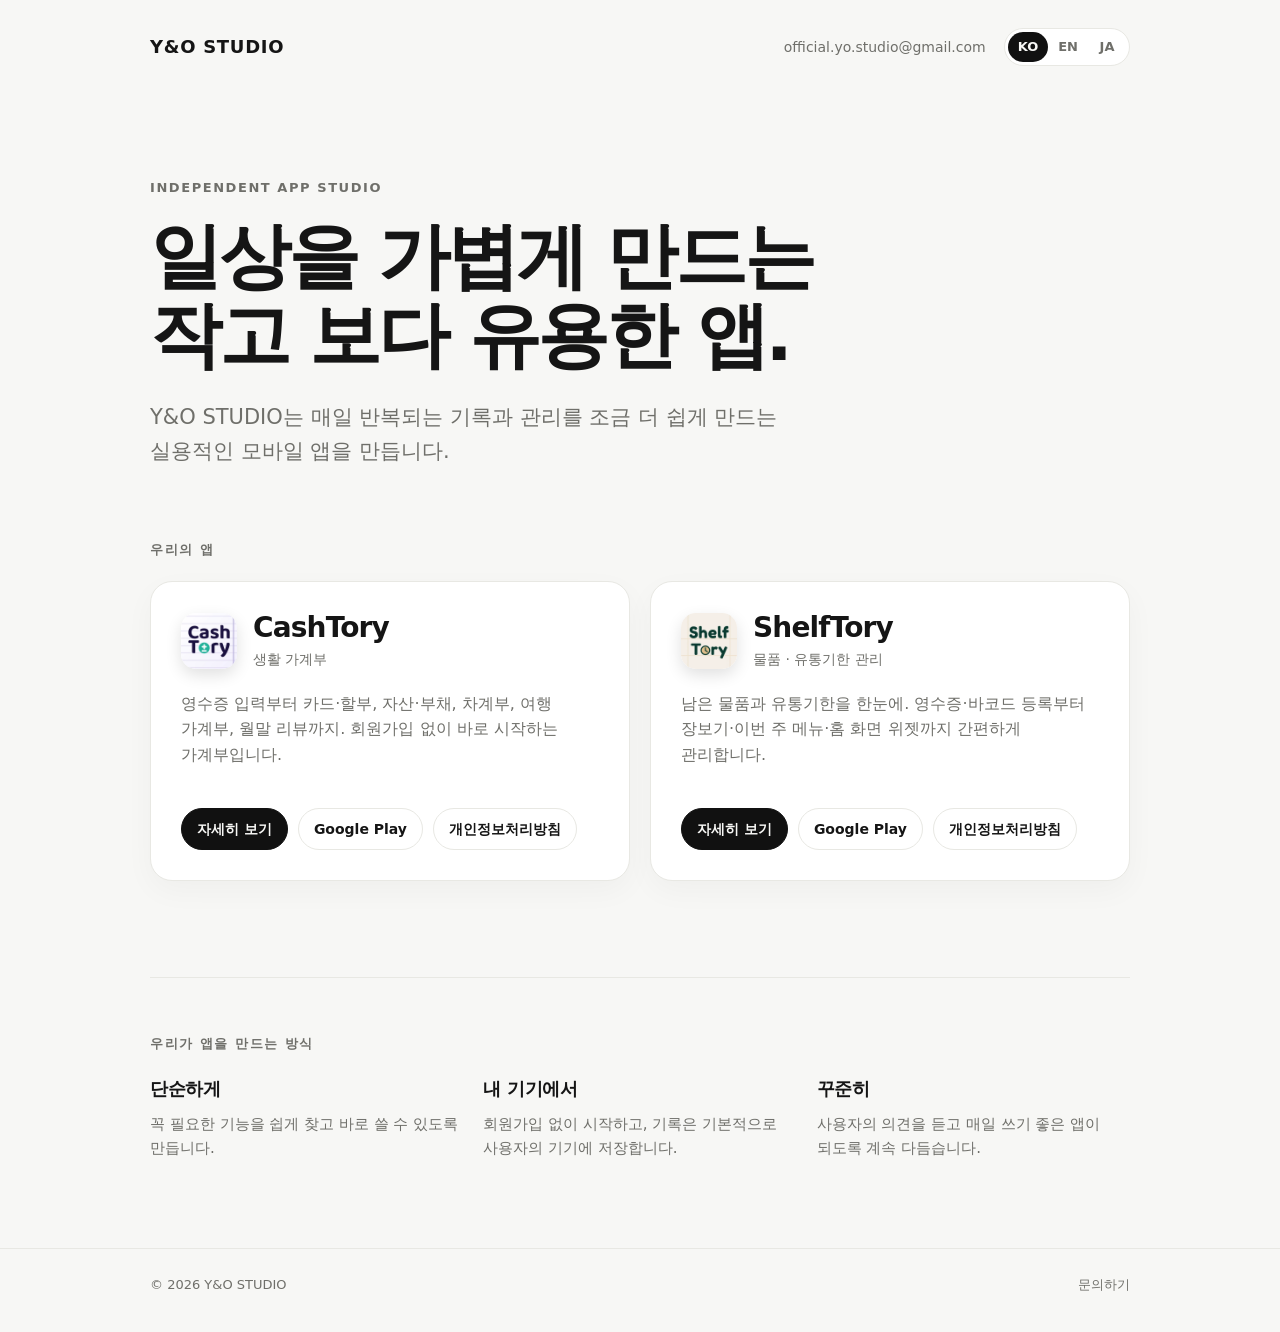
<file: index.html>
<!doctype html>
<html lang="ko">
<head>
  <meta charset="utf-8" />
  <meta name="viewport" content="width=device-width, initial-scale=1" />
  <meta name="description" content="Y&O STUDIO — 일상을 조금 더 가볍게 만드는 실용적인 앱을 만듭니다." />
  <link rel="canonical" href="https://yandostudio.co.kr/" />
  <link rel="icon" href="/assets/favicon.svg" type="image/svg+xml" />
  <link rel="apple-touch-icon" href="/assets/apple-touch-icon.png" />
  <meta property="og:type" content="website" />
  <meta property="og:site_name" content="Y&amp;O STUDIO" />
  <meta property="og:locale" content="ko_KR" />
  <meta property="og:url" content="https://yandostudio.co.kr/" />
  <meta property="og:title" content="Y&amp;O STUDIO" />
  <meta property="og:description" content="일상을 가볍게 만드는 작고 보다 유용한 앱을 만듭니다." />
  <meta property="og:image" content="https://yandostudio.co.kr/assets/og-image.jpg?v=20261018" />
  <meta property="og:image:width" content="1200" />
  <meta property="og:image:height" content="630" />
  <meta name="twitter:card" content="summary_large_image" />
  <title>Y&O STUDIO</title>
  <style>
    :root {
      --bg: #f7f7f5;
      --surface: #ffffff;
      --text: #151515;
      --muted: #6f6f6a;
      --line: #e8e8e3;
      --line-strong: #cfcfc8;
      --accent: #111111;
      --radius: 22px;
      --max: 980px;
    }

    * { box-sizing: border-box; }

    html { scroll-behavior: smooth; }

    body {
      margin: 0;
      min-height: 100vh;
      background: var(--bg);
      color: var(--text);
      font-family:
        Inter, ui-sans-serif, system-ui, -apple-system, BlinkMacSystemFont,
        "Segoe UI", Roboto, "Helvetica Neue", Arial, "Apple SD Gothic Neo",
        "Noto Sans KR", "Hiragino Sans", "Noto Sans JP", sans-serif;
      line-height: 1.6;
    }

    /* Keep Korean words intact; Japanese has no spaces and must wrap anywhere. */
    :root:lang(ko) body { word-break: keep-all; }

    a {
      color: inherit;
      text-decoration: none;
    }

    .wrap {
      width: min(calc(100% - 40px), var(--max));
      margin: 0 auto;
    }

    header {
      padding: 28px 0 20px;
    }

    .nav {
      display: flex;
      align-items: center;
      justify-content: space-between;
      gap: 20px;
    }

    .brand {
      font-size: 18px;
      font-weight: 800;
      letter-spacing: .04em;
    }

    .navRight {
      display: flex;
      align-items: center;
      gap: 18px;
    }

    .contact {
      font-size: 14px;
      color: var(--muted);
    }

    .lang {
      display: inline-flex;
      padding: 3px;
      border: 1px solid var(--line);
      border-radius: 999px;
      background: var(--surface);
    }

    .lang button {
      min-width: 38px;
      height: 30px;
      padding: 0 10px;
      border: 0;
      border-radius: 999px;
      background: transparent;
      color: var(--muted);
      font: inherit;
      font-size: 13px;
      font-weight: 700;
      cursor: pointer;
    }

    .lang button[aria-pressed="true"] {
      background: var(--accent);
      color: var(--bg);
    }

    .hero {
      padding: 92px 0 72px;
    }

    .eyebrow {
      margin: 0 0 18px;
      font-size: 13px;
      font-weight: 700;
      letter-spacing: .12em;
      color: var(--muted);
      text-transform: uppercase;
    }

    h1 {
      margin: 0;
      max-width: 760px;
      font-size: clamp(40px, 7vw, 72px);
      line-height: 1.1;
      letter-spacing: -0.045em;
    }

    .lead {
      max-width: 640px;
      margin: 26px 0 0;
      font-size: clamp(17px, 2.3vw, 21px);
      color: var(--muted);
    }

    .sectionTitle {
      margin: 0 0 20px;
      font-size: 13px;
      font-weight: 700;
      letter-spacing: .12em;
      color: var(--muted);
      text-transform: uppercase;
    }

    .apps {
      display: grid;
      grid-template-columns: repeat(2, minmax(0, 1fr));
      gap: 20px;
    }

    .card {
      position: relative;
      background: var(--surface);
      border: 1px solid var(--line);
      border-radius: var(--radius);
      padding: 30px;
      min-height: 300px;
      display: flex;
      flex-direction: column;
      justify-content: space-between;
      box-shadow: 0 10px 30px rgba(0,0,0,.035);
      transition: border-color .15s ease, transform .15s ease;
    }

    .card.linked:hover {
      border-color: var(--line-strong);
      transform: translateY(-2px);
    }

    .appHead {
      display: flex;
      align-items: center;
      gap: 16px;
    }

    .appIcon {
      width: 56px;
      height: 56px;
      flex: none;
      border-radius: 15px;
      box-shadow: 0 6px 16px rgba(0,0,0,.12);
    }


    .app-name {
      margin: 0;
      font-size: 28px;
      line-height: 1.15;
      letter-spacing: -0.03em;
    }

    .app-tag {
      margin: 4px 0 0;
      font-size: 14px;
      color: var(--muted);
    }

    /* Stretch the main link over the whole card; other buttons sit above it. */
    .app-name a::after {
      content: "";
      position: absolute;
      inset: 0;
      border-radius: var(--radius);
    }

    .app-desc {
      margin: 20px 0 0;
      color: var(--muted);
      font-size: 16px;
    }

    .links {
      position: relative;
      margin-top: 34px;
      display: flex;
      flex-wrap: wrap;
      gap: 10px;
    }

    .button {
      display: inline-flex;
      align-items: center;
      min-height: 42px;
      padding: 0 15px;
      border: 1px solid var(--line);
      border-radius: 999px;
      background: var(--surface);
      font-size: 14px;
      font-weight: 650;
      transition: transform .15s ease, border-color .15s ease;
    }

    .button:hover {
      transform: translateY(-1px);
      border-color: var(--line-strong);
    }

    .button.primary {
      background: var(--accent);
      border-color: var(--accent);
      color: var(--bg);
    }

    .about {
      margin-top: 96px;
      padding: 56px 0 88px;
      border-top: 1px solid var(--line);
    }

    .aboutGrid {
      display: grid;
      grid-template-columns: repeat(3, minmax(0, 1fr));
      gap: 20px;
    }

    .value h3 {
      margin: 0 0 8px;
      font-size: 18px;
      letter-spacing: -0.02em;
    }

    .value p {
      margin: 0;
      color: var(--muted);
      font-size: 15px;
    }

    footer {
      border-top: 1px solid var(--line);
      padding: 26px 0 36px;
      color: var(--muted);
      font-size: 13px;
    }

    .footer-row {
      display: flex;
      align-items: center;
      justify-content: space-between;
      gap: 20px;
      flex-wrap: wrap;
    }

    @media (max-width: 720px) {
      .hero {
        padding: 64px 0 52px;
      }

      h1 br {
        display: none;
      }

      .apps,
      .aboutGrid {
        grid-template-columns: 1fr;
      }

      .card {
        min-height: 0;
      }

      .about {
        margin-top: 64px;
        padding-bottom: 64px;
      }

      .contact {
        display: none;
      }
    }

    @media (prefers-reduced-motion: reduce) {
      .card, .button { transition: none; }
      .card.linked:hover, .button:hover { transform: none; }
    }

    @media (prefers-color-scheme: dark) {
      :root {
        --bg: #101010;
        --surface: #181818;
        --text: #f2f2ef;
        --muted: #a8a8a1;
        --line: #2b2b2b;
        --line-strong: #444;
        --accent: #f2f2ef;
      }

      .card {
        box-shadow: none;
      }
    }
  </style>
</head>
<body>
  <header>
    <div class="wrap nav">
      <a class="brand" href="/">Y&O STUDIO</a>
      <div class="navRight">
        <a class="contact" href="mailto:official.yo.studio@gmail.com">official.yo.studio@gmail.com</a>
        <div class="lang" role="group" aria-label="Language">
          <button type="button" data-lang="ko" aria-pressed="true">KO</button>
          <button type="button" data-lang="en" aria-pressed="false">EN</button>
          <button type="button" data-lang="ja" aria-pressed="false">JA</button>
        </div>
      </div>
    </div>
  </header>

  <main>
    <section class="hero">
      <div class="wrap">
        <p class="eyebrow" data-i18n="eyebrow">Independent App Studio</p>
        <h1 data-i18n="title">일상을 가볍게 만드는 <br>작고 보다 유용한 앱.</h1>
        <p class="lead" data-i18n="lead">
          Y&O STUDIO는 매일 반복되는 기록과 관리를 조금 더 쉽게 만드는
          실용적인 모바일 앱을 만듭니다.
        </p>
      </div>
    </section>

    <section class="wrap" aria-labelledby="apps-title">
      <h2 class="sectionTitle" id="apps-title" data-i18n="appsTitle">우리의 앱</h2>
      <div class="apps">
        <article class="card linked">
          <div>
            <div class="appHead">
              <img class="appIcon" src="/cashtory/assets/app-icon.webp" alt="" width="56" height="56">
              <div>
                <h3 class="app-name"><a href="/cashtory/">CashTory</a></h3>
                <p class="app-tag" data-i18n="cashtoryTag">생활 가계부</p>
              </div>
            </div>
            <p class="app-desc" data-i18n="cashtoryDesc">
              영수증 입력부터 카드·할부, 자산·부채, 차계부, 여행 가계부, 월말 리뷰까지.
              회원가입 없이 바로 시작하는 가계부입니다.
            </p>
          </div>
          <div class="links">
            <a class="button primary" href="/cashtory/" data-i18n="learnMore">자세히 보기</a>
            <a class="button" href="https://play.google.com/store/apps/details?id=com.yandostudio.cashtory">Google Play</a>
            <a class="button" href="https://yando-studio.github.io/cashtory-privacy/" data-i18n="privacy">개인정보처리방침</a>
          </div>
        </article>

        <article class="card linked">
          <div>
            <div class="appHead">
              <img class="appIcon" src="/shelftory/assets/app-icon.webp" alt="" width="56" height="56">
              <div>
                <h3 class="app-name"><a href="/shelftory/">ShelfTory</a></h3>
                <p class="app-tag" data-i18n="shelftoryTag">물품 · 유통기한 관리</p>
              </div>
            </div>
            <p class="app-desc" data-i18n="shelftoryDesc">
              남은 물품과 유통기한을 한눈에. 영수증·바코드 등록부터
              장보기·이번 주 메뉴·홈 화면 위젯까지 간편하게 관리합니다.
            </p>
          </div>
          <div class="links">
            <a class="button primary" href="/shelftory/" data-i18n="learnMore">자세히 보기</a>
            <a class="button" href="https://play.google.com/store/apps/details?id=com.yandostudio.shelftory">Google Play</a>
            <a class="button" href="https://yando-studio.github.io/Shelftory-privacy/" data-i18n="privacy">개인정보처리방침</a>
          </div>
        </article>
      </div>
    </section>

    <section class="wrap about" aria-labelledby="about-title">
      <h2 class="sectionTitle" id="about-title" data-i18n="aboutTitle">우리가 앱을 만드는 방식</h2>
      <div class="aboutGrid">
        <div class="value">
          <h3 data-i18n="v1Title">단순하게</h3>
          <p data-i18n="v1Desc">꼭 필요한 기능을 쉽게 찾고 바로 쓸 수 있도록 만듭니다.</p>
        </div>
        <div class="value">
          <h3 data-i18n="v2Title">내 기기에서</h3>
          <p data-i18n="v2Desc">회원가입 없이 시작하고, 기록은 기본적으로 사용자의 기기에 저장합니다.</p>
        </div>
        <div class="value">
          <h3 data-i18n="v3Title">꾸준히</h3>
          <p data-i18n="v3Desc">사용자의 의견을 듣고 매일 쓰기 좋은 앱이 되도록 계속 다듬습니다.</p>
        </div>
      </div>
    </section>
  </main>

  <footer>
    <div class="wrap footer-row">
      <span>© 2026 Y&O STUDIO</span>
      <a href="mailto:official.yo.studio@gmail.com" data-i18n="contact">문의하기</a>
    </div>
  </footer>

  <script>
    (function () {
      var messages = {
        en: {
          eyebrow: "Independent App Studio",
          title: "Small, useful apps <br>for everyday life.",
          lead: "Y&O STUDIO builds practical mobile apps that make everyday records and routines a little easier to manage.",
          appsTitle: "Our Apps",
          cashtoryTag: "Household budget",
          cashtoryDesc: "From receipt scanning to cards and installments, assets and liabilities, a vehicle log, a trip ledger and a monthly review. A budget app you can start without signing up.",
          shelftoryTag: "Household items & expiration dates",
          shelftoryDesc: "See what you have left and when it expires at a glance. Add items from receipts or barcodes, then plan shopping lists, this week\u2019s menu and home screen widgets.",
          learnMore: "Learn more",
          privacy: "Privacy Policy",
          aboutTitle: "How we build apps",
          v1Title: "Simple",
          v1Desc: "We focus on the features you actually need, easy to find and ready to use.",
          v2Title: "On your device",
          v2Desc: "No sign-up required. Your records are stored on your own device by default.",
          v3Title: "Always improving",
          v3Desc: "We listen to feedback and keep refining our apps for daily use.",
          contact: "Contact",
          description: "Y&O STUDIO builds small, practical apps that make everyday life a little easier."
        },
        ja: {
          eyebrow: "Independent App Studio",
          title: "毎日を軽くする、<br>小さくて役立つアプリ。",
          lead: "Y&O STUDIOは、毎日の記録や管理を少しだけ楽にする実用的なモバイルアプリを作っています。",
          appsTitle: "アプリ",
          cashtoryTag: "家計簿",
          cashtoryDesc: "レシート入力からカード・分割払い、資産・負債、車の家計簿、旅行の家計簿、月末レビューまで。会員登録なしですぐに始められる家計簿です。",
          shelftoryTag: "日用品・賞味期限管理",
          shelftoryDesc: "残りの品物と賞味期限をひと目で。レシートやバーコードで登録し、買い物リスト・今週の献立・ホーム画面ウィジェットまでまとめて管理できます。",
          learnMore: "詳しく見る",
          privacy: "プライバシーポリシー",
          aboutTitle: "私たちのアプリづくり",
          v1Title: "シンプルに",
          v1Desc: "本当に必要な機能を、すぐに見つけて使えるように作ります。",
          v2Title: "端末の中に",
          v2Desc: "会員登録は不要です。記録は基本的にご自身の端末に保存されます。",
          v3Title: "改善を続ける",
          v3Desc: "皆さまの声を聞きながら、毎日使いやすいアプリへと磨き続けます。",
          contact: "お問い合わせ",
          description: "Y&O STUDIOは、毎日を少し楽にする実用的なアプリを作っています。"
        }
      };

      // Korean is the markup default; capture it so we can switch back.
      var nodes = document.querySelectorAll("[data-i18n]");
      var ko = {};
      nodes.forEach(function (el) { ko[el.dataset.i18n] = el.innerHTML; });
      var metaDesc = document.querySelector('meta[name="description"]');
      ko.description = metaDesc.content;
      messages.ko = ko;

      function apply(lang) {
        var dict = messages[lang] || messages.ko;
        nodes.forEach(function (el) {
          var key = el.dataset.i18n;
          if (dict[key] != null) el.innerHTML = dict[key];
        });
        metaDesc.content = dict.description;
        document.documentElement.lang = lang;
        document.querySelectorAll(".lang button").forEach(function (b) {
          b.setAttribute("aria-pressed", String(b.dataset.lang === lang));
        });
      }

      function save(lang) {
        try { localStorage.setItem("yo-lang", lang); } catch (e) {}
      }

      var initial = new URLSearchParams(location.search).get("lang");
      if (!messages[initial]) {
        try { initial = localStorage.getItem("yo-lang"); } catch (e) { initial = null; }
      }
      if (messages[initial] && initial !== "ko") apply(initial);

      document.querySelectorAll(".lang button").forEach(function (b) {
        b.addEventListener("click", function () {
          apply(b.dataset.lang);
          save(b.dataset.lang);
        });
      });
    })();
  </script>
</body>
</html>
</file>
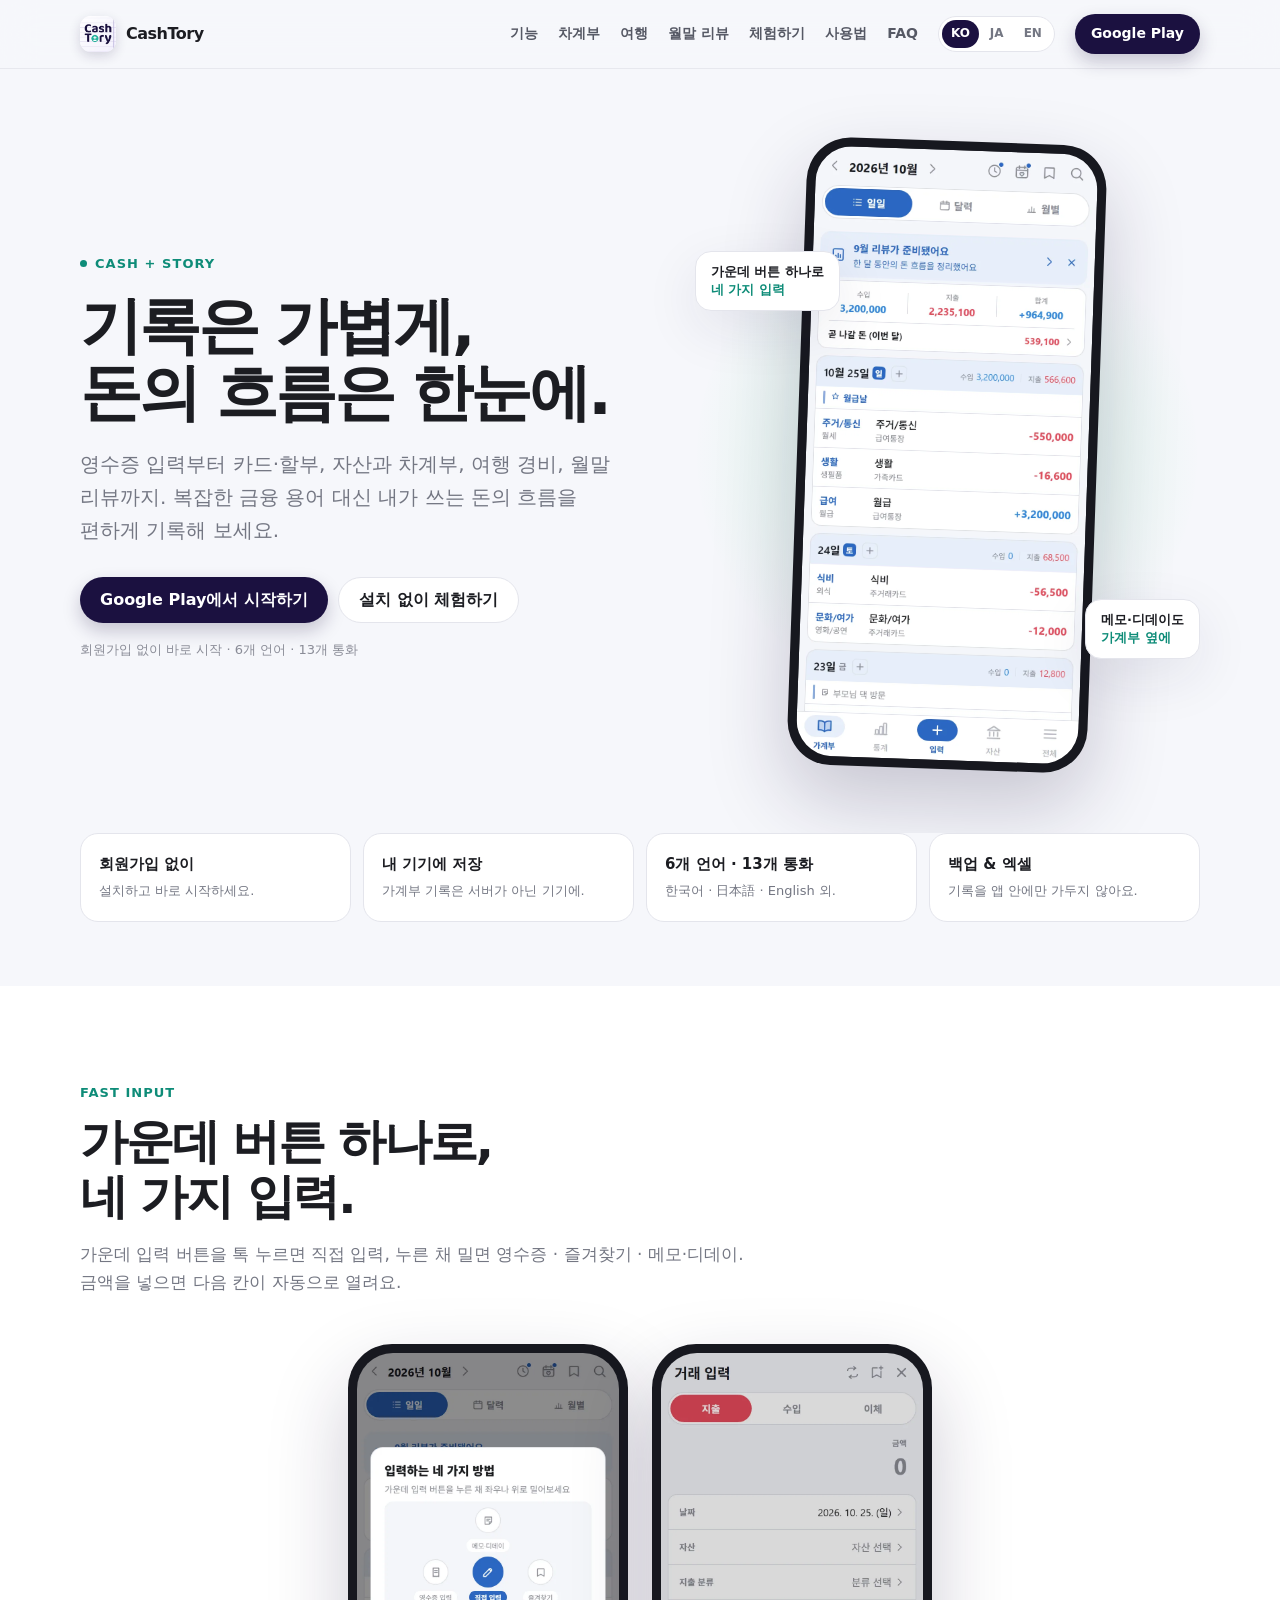
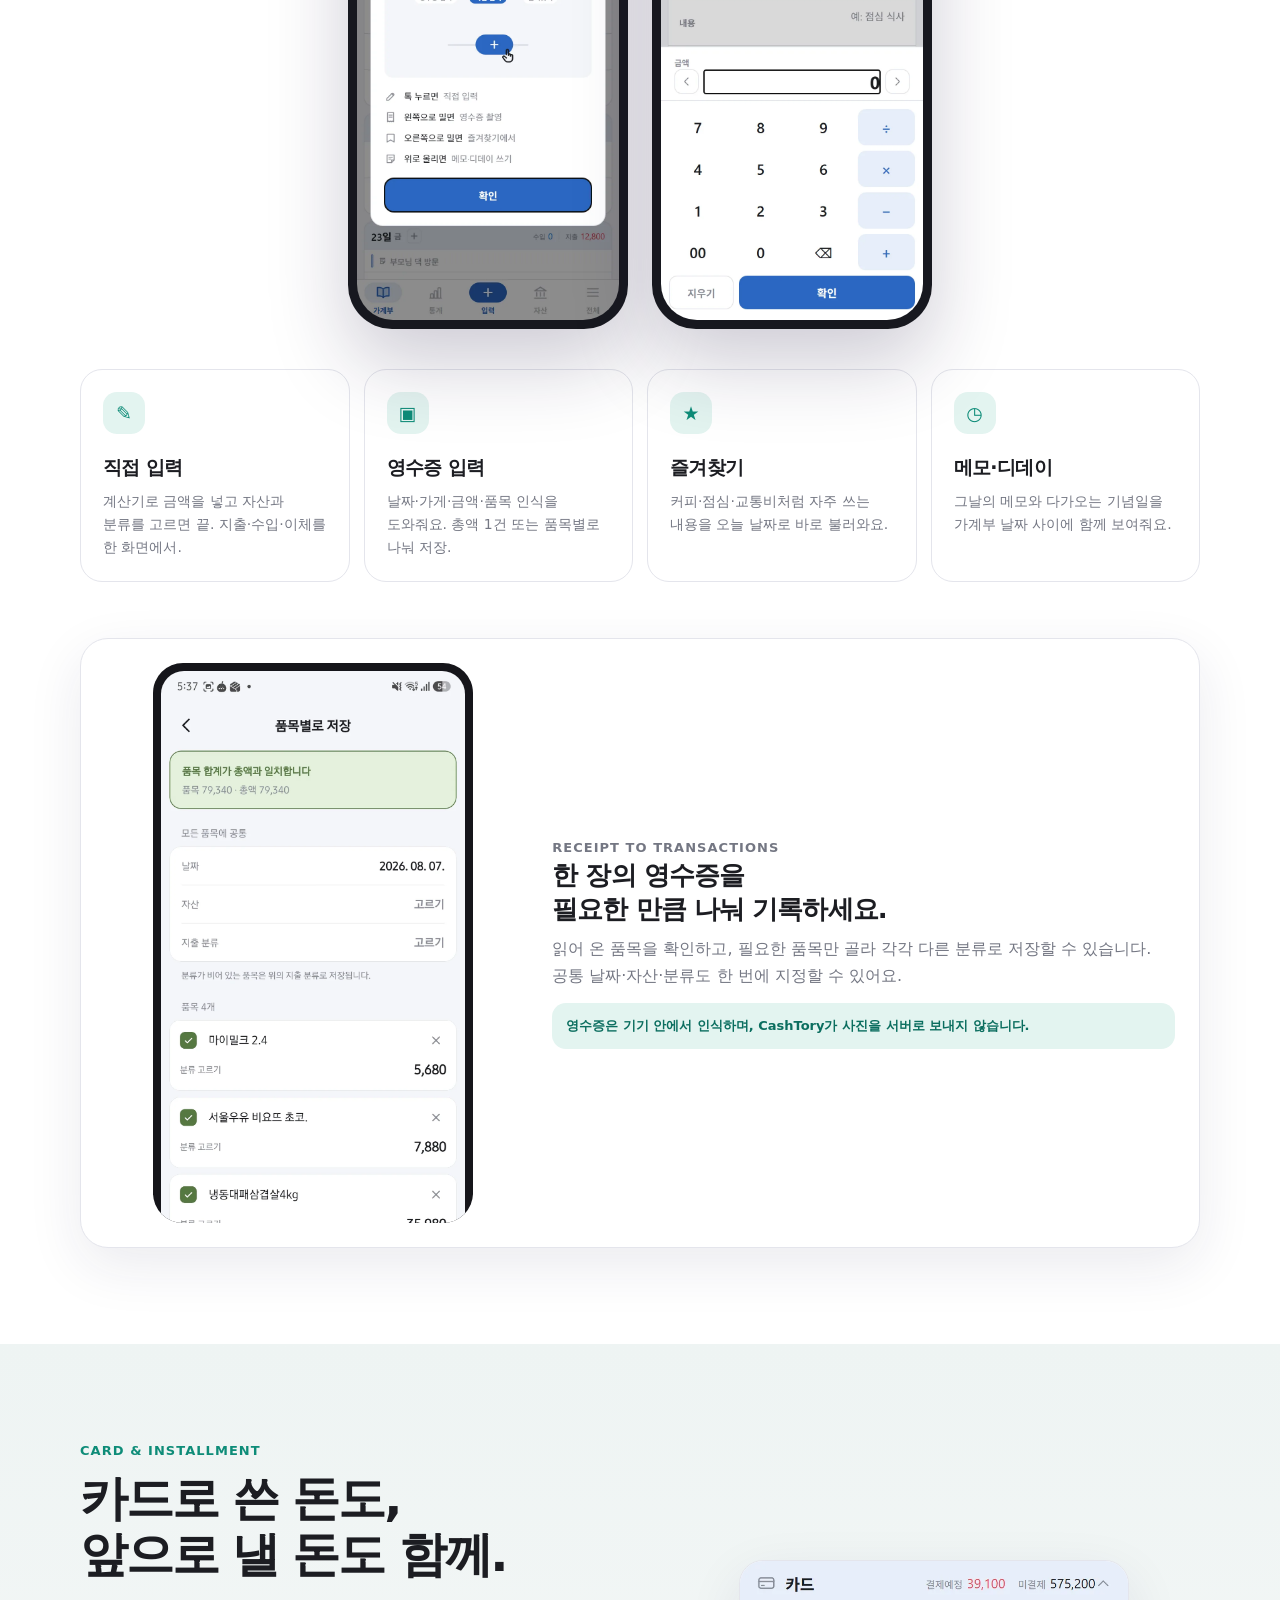
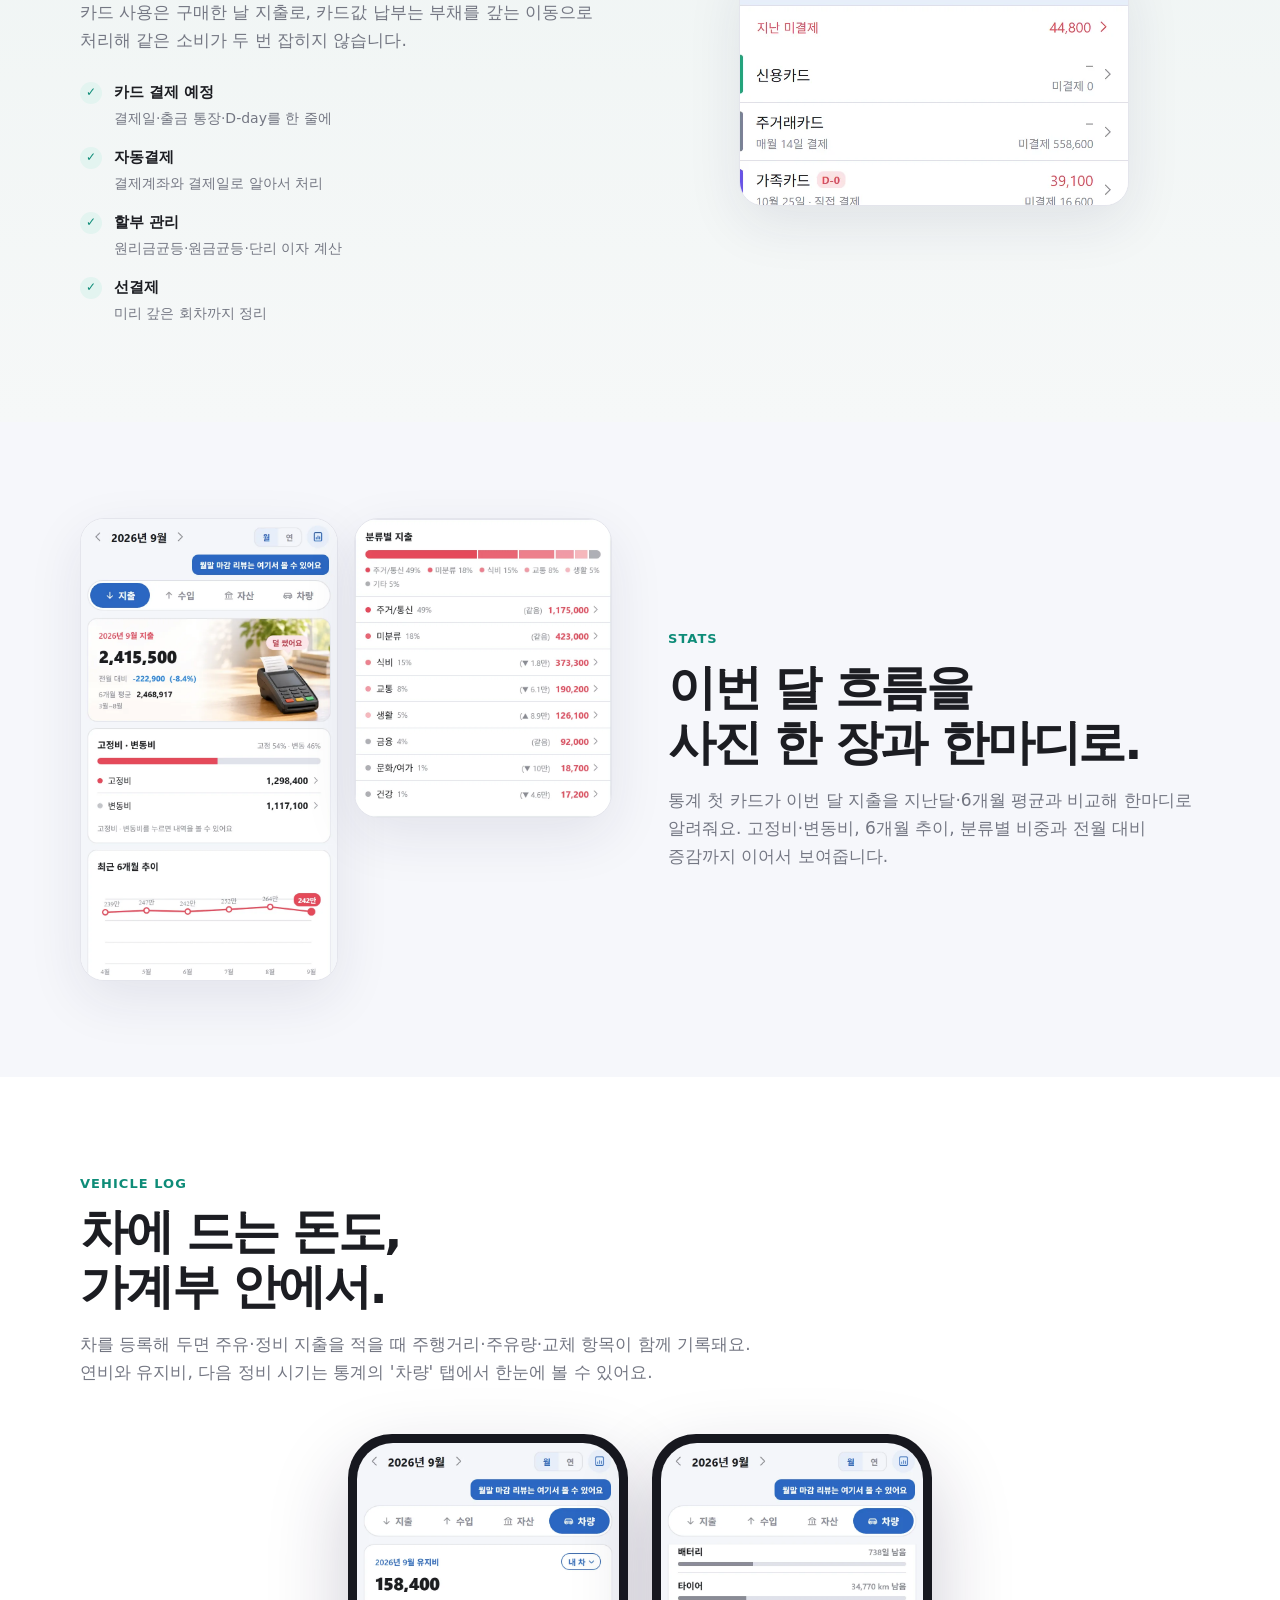
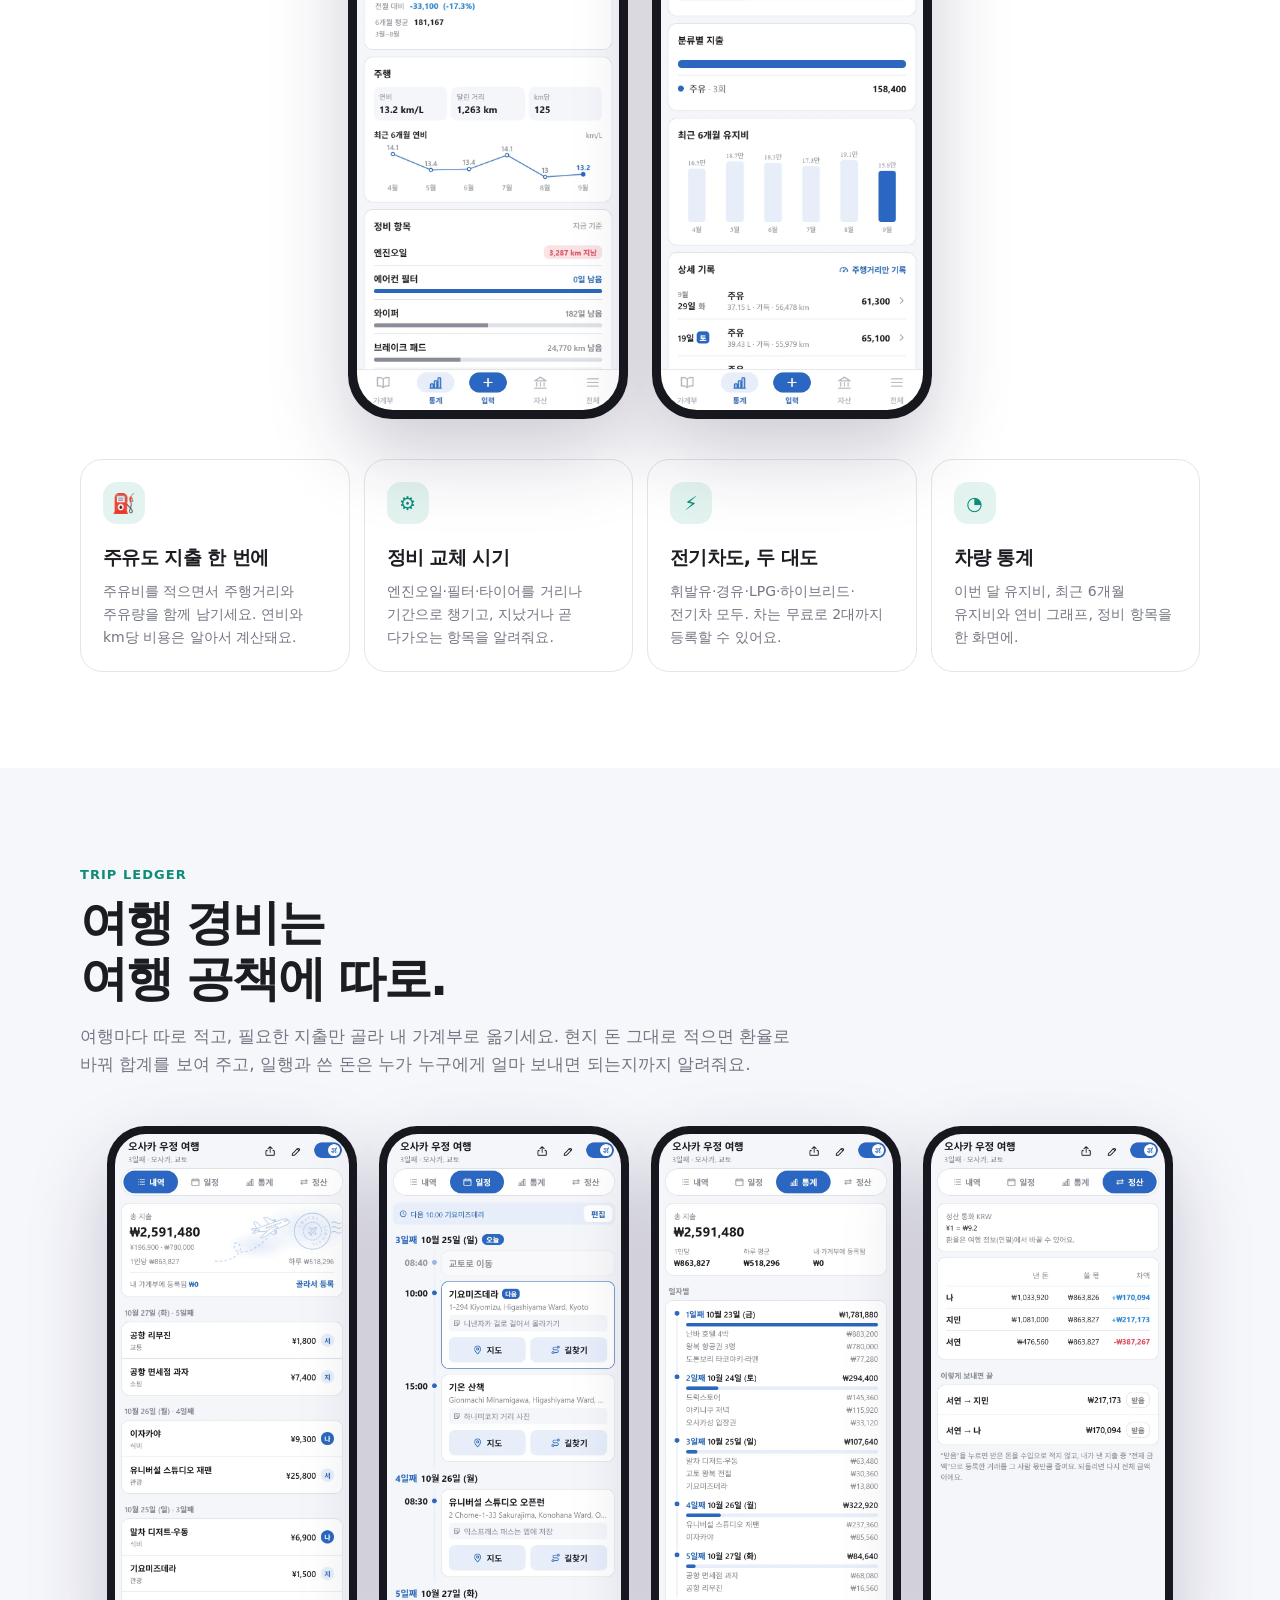
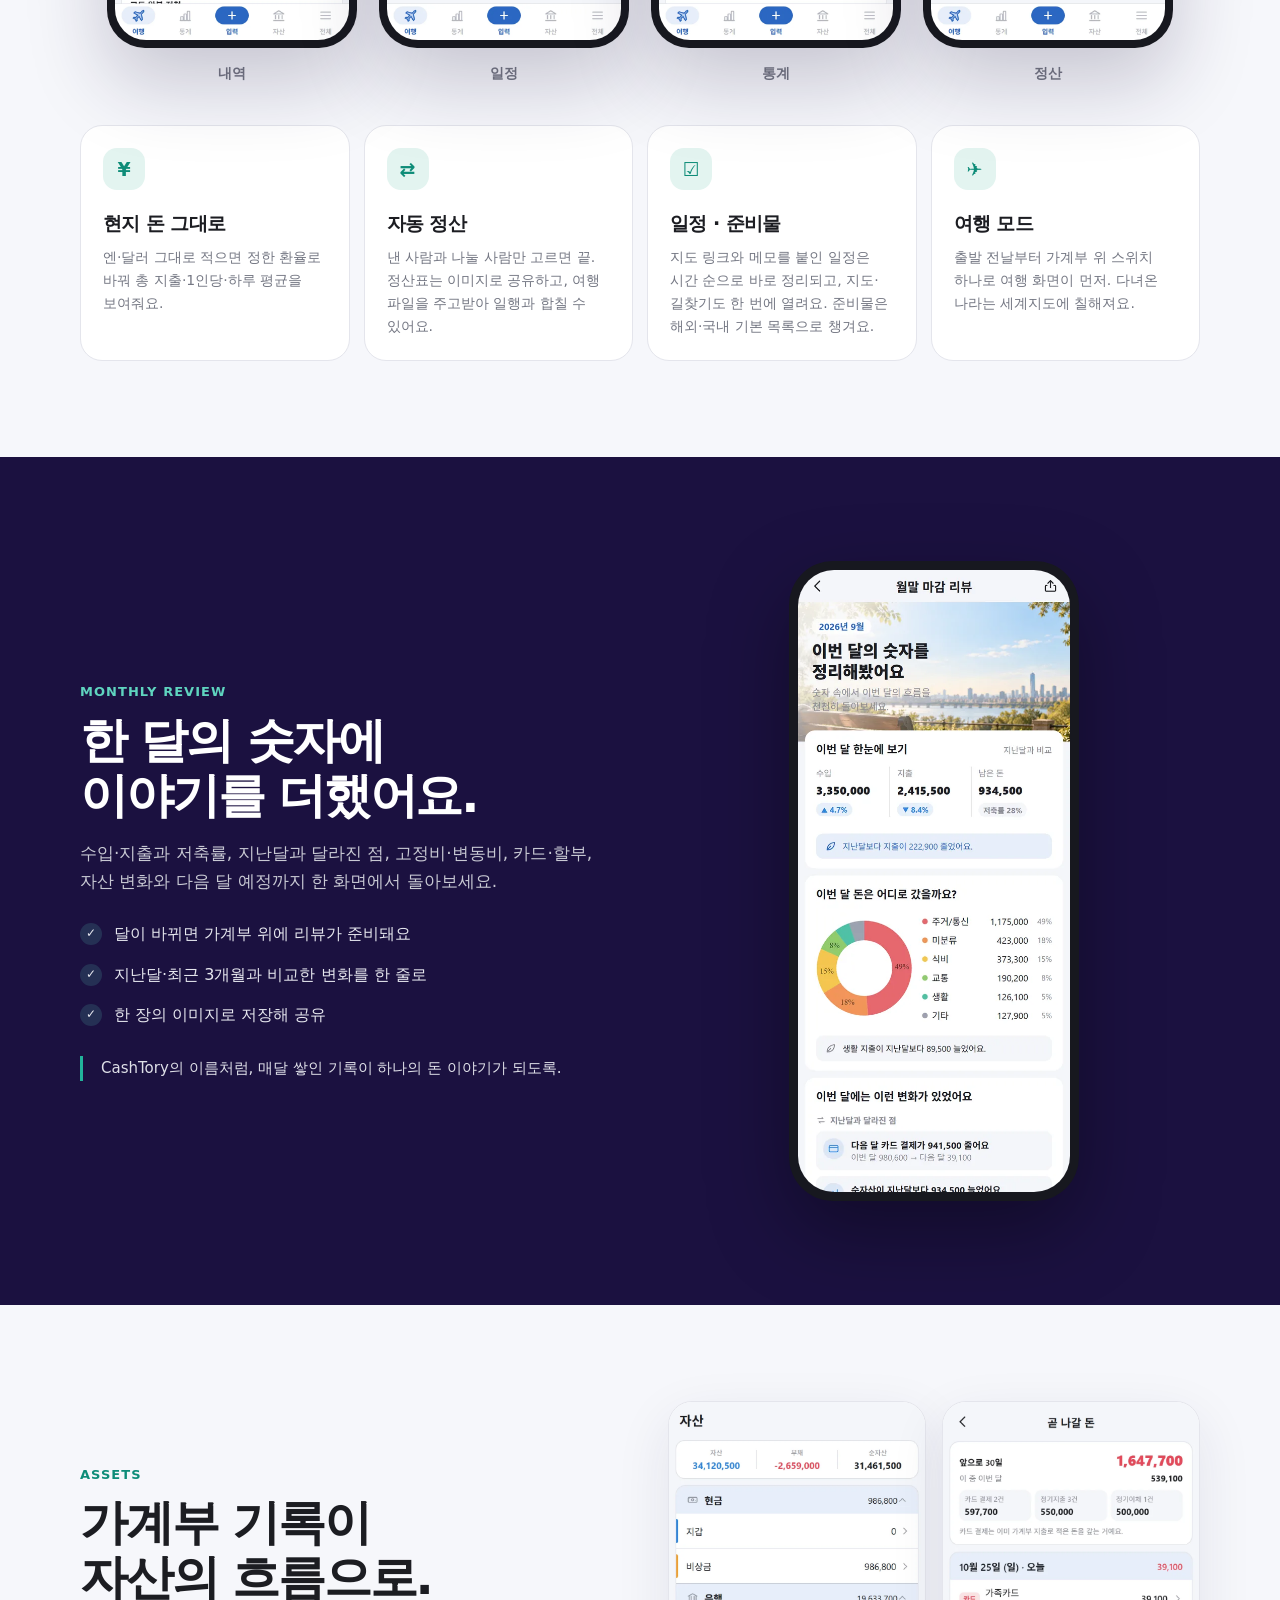
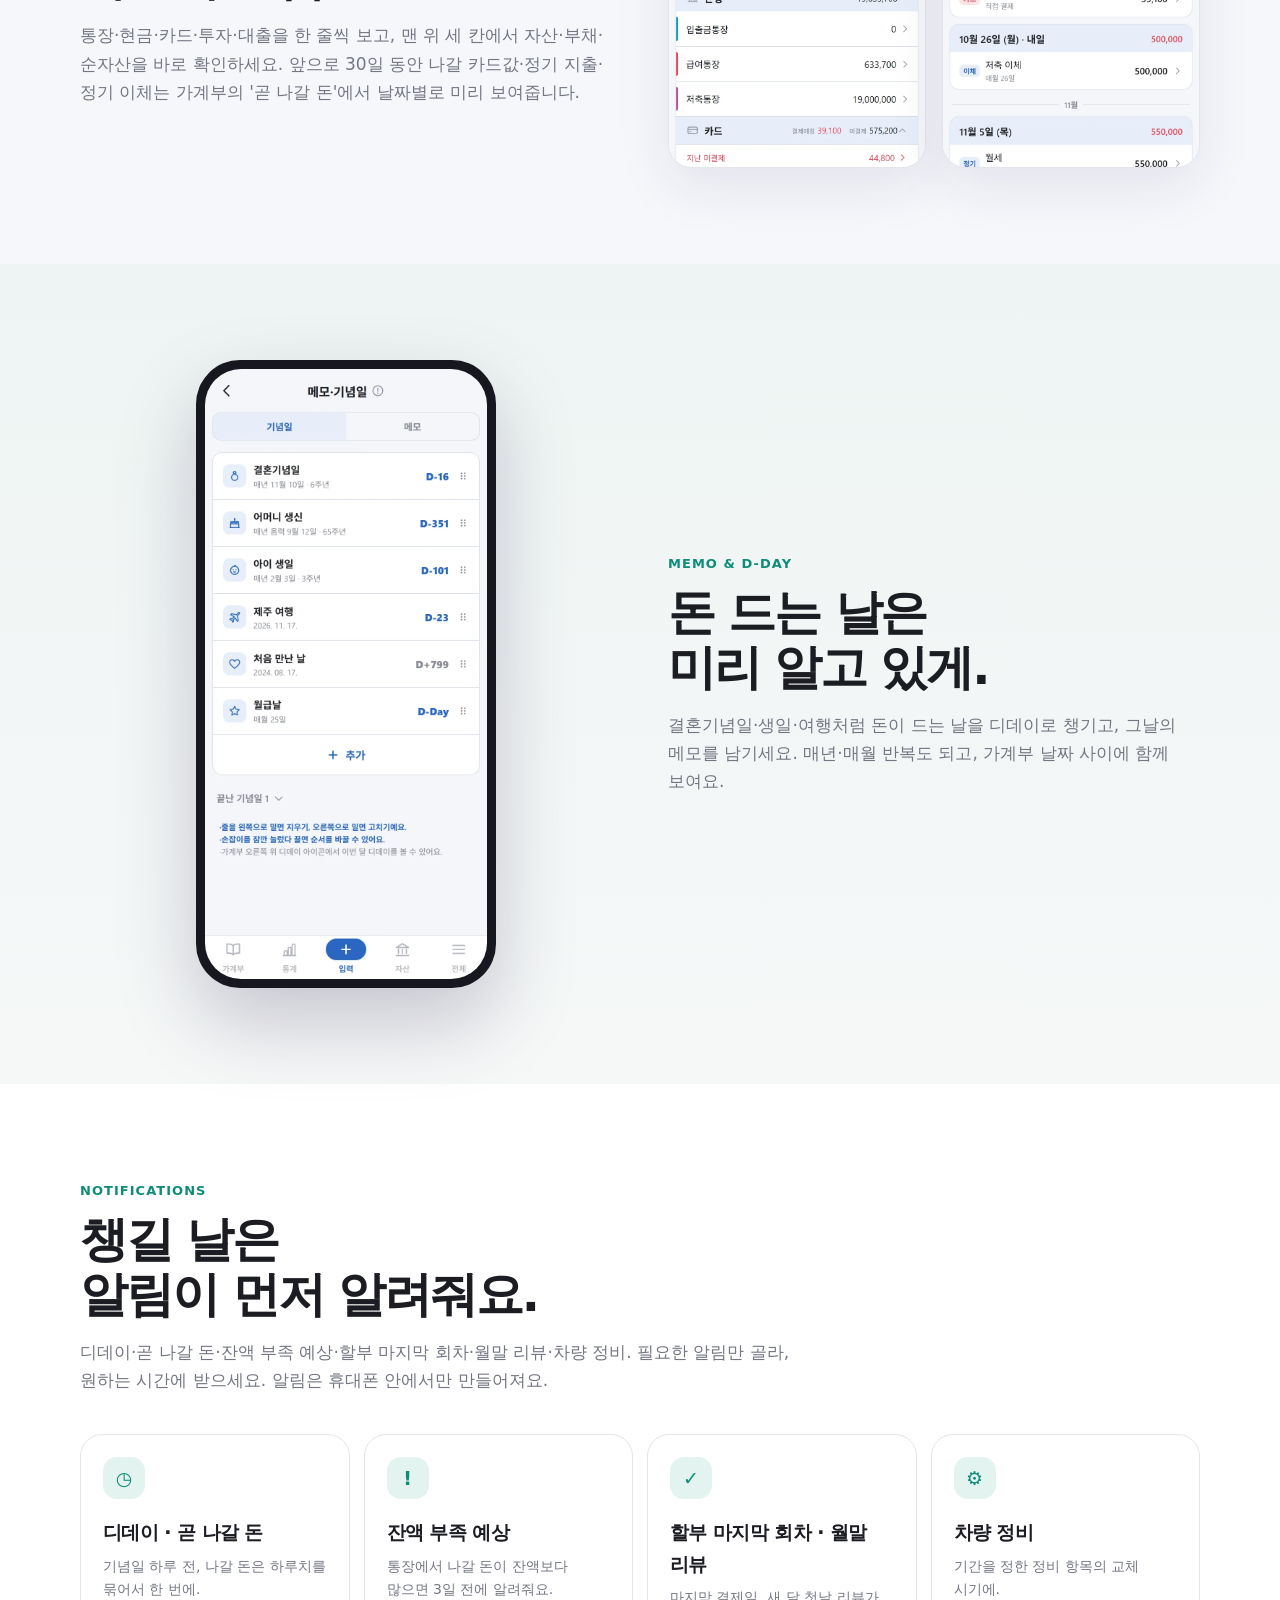
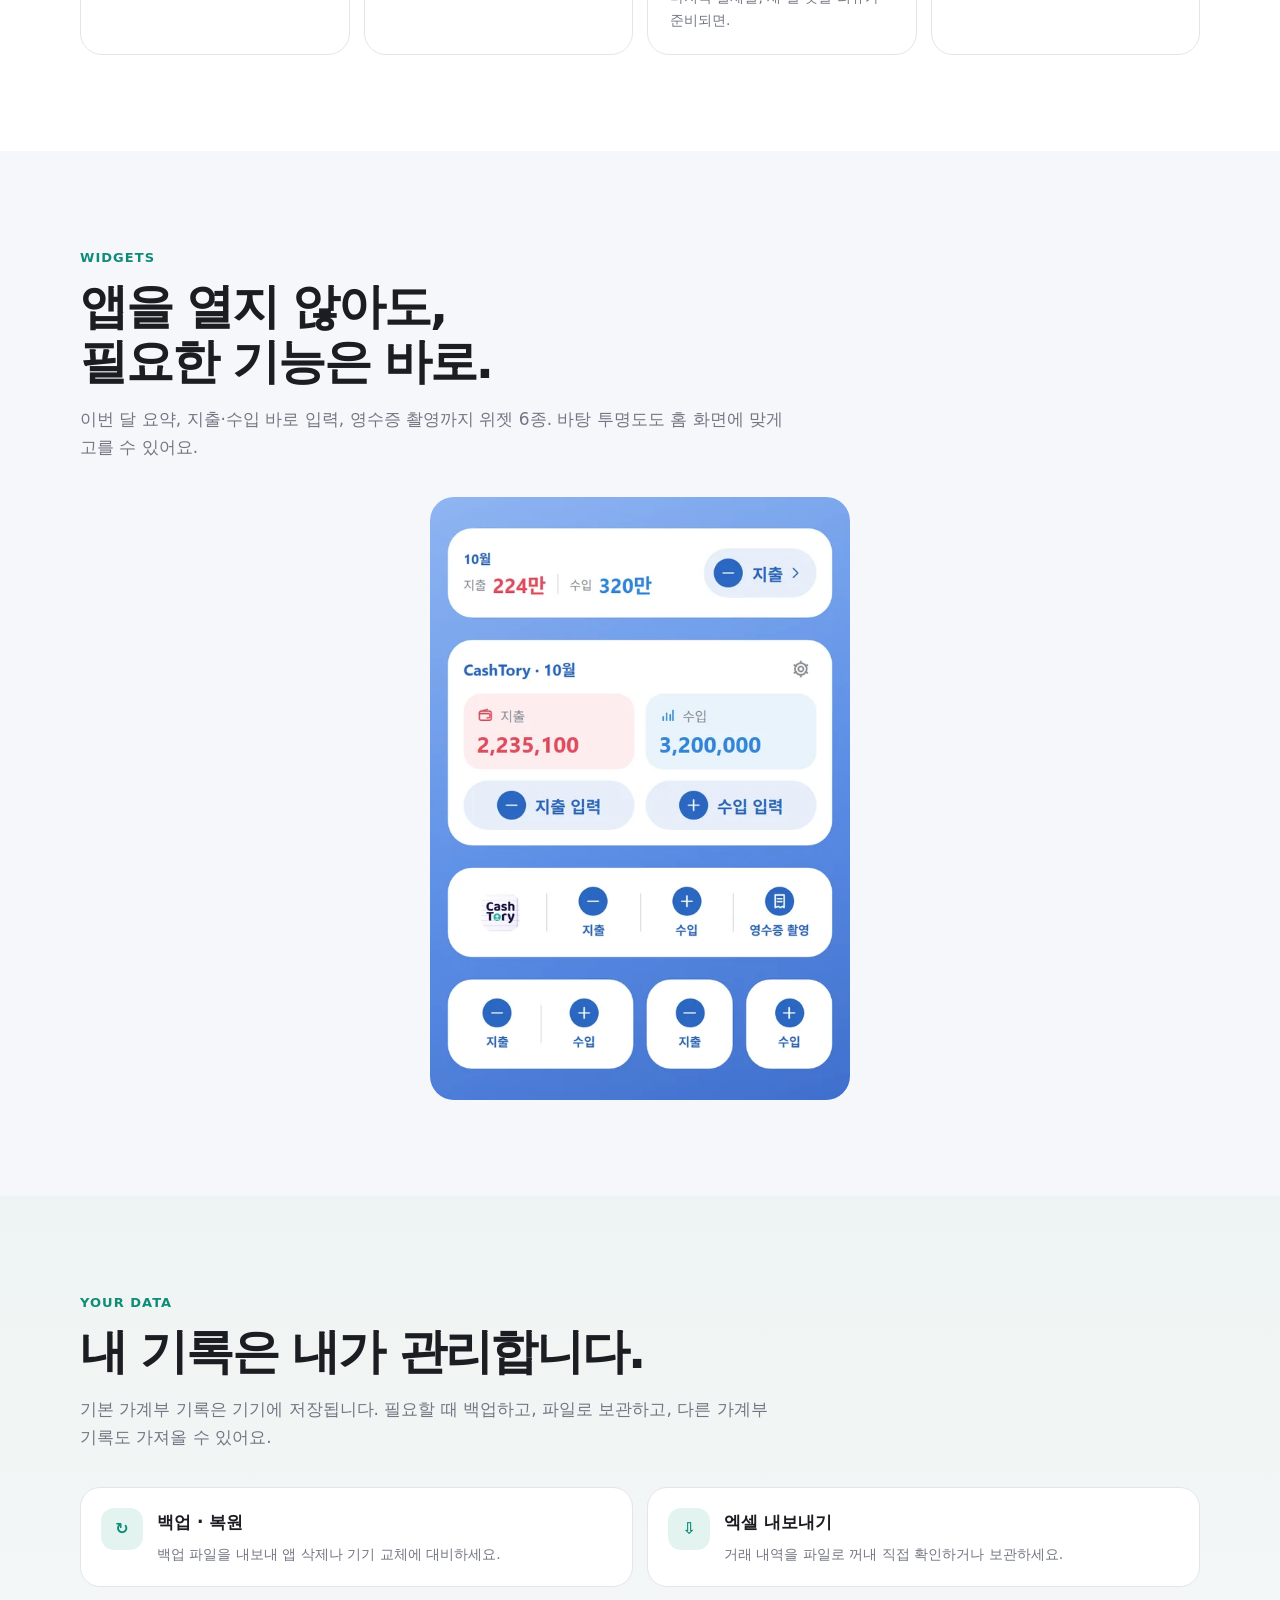
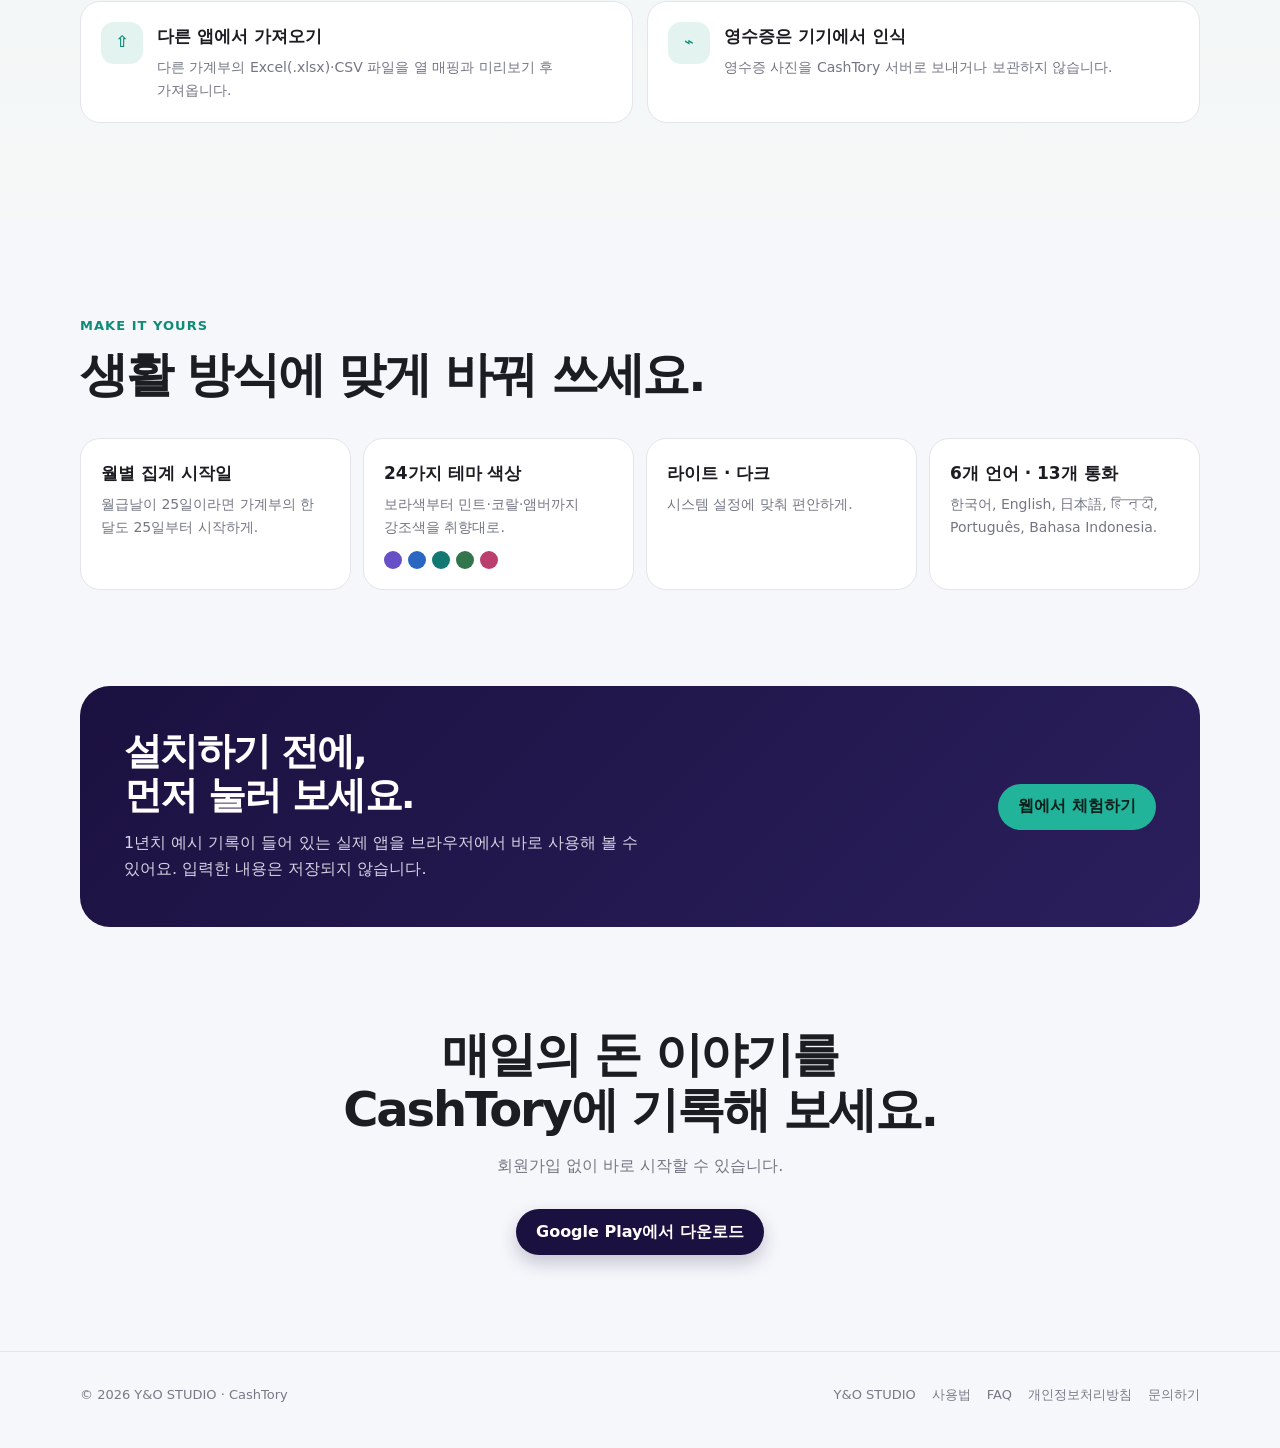
<file: cashtory/index.html>
<!doctype html>
<!-- Generated by tools/build_cashtory_pages.py — edit that file, not this one. -->
<html lang="ko">
<head>
  <meta charset="utf-8" />
  <meta name="viewport" content="width=device-width, initial-scale=1" />
  <meta name="theme-color" content="#1B1140" />
  <meta name="description" content="영수증 입력부터 카드·할부, 자산·부채, 차계부, 여행 가계부, 월말 리뷰와 메모·디데이까지. 회원가입 없이 시작하는 생활 가계부." />
  <link rel="canonical" href="https://yandostudio.co.kr/cashtory/" />
  <link rel="alternate" hreflang="ko" href="https://yandostudio.co.kr/cashtory/" />
  <link rel="alternate" hreflang="ja" href="https://yandostudio.co.kr/cashtory/ja/" />
  <link rel="alternate" hreflang="en" href="https://yandostudio.co.kr/cashtory/en/" />
  <link rel="alternate" hreflang="x-default" href="https://yandostudio.co.kr/cashtory/" />
  <link rel="icon" href="/cashtory/assets/favicon-48.png" type="image/png" />
  <link rel="apple-touch-icon" href="/cashtory/assets/apple-touch-icon.png" />
  <meta property="og:type" content="website" />
  <meta property="og:site_name" content="Y&amp;O STUDIO" />
  <meta property="og:locale" content="ko_KR" />
  <meta property="og:url" content="https://yandostudio.co.kr/cashtory/" />
  <meta property="og:title" content="CashTory — 기록은 가볍게, 돈의 흐름은 한눈에" />
  <meta property="og:description" content="영수증 입력부터 카드·할부, 자산·부채, 차계부, 여행 가계부, 월말 리뷰와 메모·디데이까지. 회원가입 없이 시작하는 생활 가계부." />
  <meta property="og:image" content="https://yandostudio.co.kr/cashtory/assets/og-image.jpg?v=20261017" />
  <meta property="og:image:width" content="1200" />
  <meta property="og:image:height" content="630" />
  <meta name="twitter:card" content="summary_large_image" />
  <title>CashTory — 기록은 가볍게, 돈의 흐름은 한눈에</title>
  <style>
:root{--accent:#1B1140;--accent-soft:#ECEAF3;--point:#0E8C78;--point-soft:#E3F4F0;--bg:#F6F7FB;--card:#fff;--text:#1C1D22;--sub:#747783;--line:#E4E5EC;--shadow:0 18px 55px rgba(36,28,75,.09);--max:1120px}
*{box-sizing:border-box}
html{scroll-behavior:smooth}
body{margin:0;background:var(--bg);color:var(--text);font-family:Inter,ui-sans-serif,system-ui,-apple-system,BlinkMacSystemFont,"Segoe UI","Noto Sans KR","Apple SD Gothic Neo","Hiragino Sans","Noto Sans JP",sans-serif;line-height:1.65;-webkit-font-smoothing:antialiased}
:root:lang(ko) body{word-break:keep-all}
:root:lang(ja) :is(h1,h2,.tryBand h2){word-break:keep-all}
a{color:inherit;text-decoration:none}
img{display:block;max-width:100%;height:auto}
.wrap{width:min(calc(100% - 40px),var(--max));margin:0 auto}
.top{position:sticky;top:0;z-index:20;background:rgba(246,247,251,.88);backdrop-filter:blur(18px);border-bottom:1px solid rgba(228,229,236,.8)}
.nav{min-height:68px;display:flex;align-items:center;justify-content:space-between;gap:20px}
.brand{display:flex;align-items:center;gap:10px;font-weight:850;letter-spacing:-.03em}
.brand img{width:36px;height:36px;border-radius:11px;box-shadow:0 4px 12px rgba(28,17,71,.16)}
.navRight{display:flex;align-items:center;gap:20px}
.navlinks{display:flex;align-items:center;gap:20px;font-size:14px;color:#565965;font-weight:650}
.navlinks a:hover{color:var(--point)}
.lang{display:flex;gap:2px;padding:3px;border:1px solid var(--line);border-radius:999px;background:#fff;font-size:12px;font-weight:800}
.lang a{padding:4px 9px;border-radius:999px;color:var(--sub)}
.lang a[aria-current]{background:var(--accent);color:#fff}
.pill{white-space:nowrap;display:inline-flex;align-items:center;justify-content:center;min-height:46px;padding:0 20px;border-radius:999px;background:var(--accent);color:#fff;font-weight:800;box-shadow:0 8px 18px rgba(27,17,64,.22)}
.pill.ghost{background:#fff;color:var(--text);border:1px solid var(--line);box-shadow:none}
.pill.small{min-height:40px;padding:0 16px;font-size:14px}
.hero{padding:72px 0 64px;overflow:hidden}
.heroGrid{display:grid;grid-template-columns:1.05fr .95fr;gap:56px;align-items:center}
.eyebrow{display:inline-flex;align-items:center;gap:8px;margin-bottom:18px;font-size:13px;font-weight:800;color:var(--point);letter-spacing:.08em}
.eyebrow::before{content:"";width:7px;height:7px;border-radius:50%;background:var(--point)}
h1{margin:0;font-size:clamp(38px,4.9vw,62px);line-height:1.08;letter-spacing:-.05em}
h2{margin:0;font-size:clamp(30px,4.2vw,48px);line-height:1.15;letter-spacing:-.045em}
.lead{margin:22px 0 0;max-width:600px;font-size:clamp(17px,2vw,20px);color:var(--sub)}
.cta{display:flex;gap:10px;flex-wrap:wrap;margin-top:30px}
.micro{margin-top:16px;font-size:13px;color:#8A8C97}
.stage{position:relative;display:grid;place-items:center;min-height:620px}
.halo{position:absolute;width:500px;height:500px;border-radius:50%;background:radial-gradient(circle,#D3EFE8 0,#EAF6F3 48%,rgba(234,246,243,0) 72%)}
.phone{position:relative;width:min(300px,78vw);border-radius:44px;background:#17181F;padding:9px;box-shadow:0 34px 80px rgba(31,25,62,.22)}
.phone img{width:100%;border-radius:36px}
.hero .phone{transform:rotate(2deg)}
.float{position:absolute;background:#fff;border:1px solid var(--line);border-radius:16px;box-shadow:var(--shadow);padding:11px 15px;font-size:13px;font-weight:750;line-height:1.4}
.float em{display:block;font-style:normal;color:var(--point)}
.float.one{left:0;top:110px}.float.two{right:0;bottom:110px}
.trust{padding:0 0 64px}
.grid4{display:grid;grid-template-columns:repeat(4,1fr);gap:12px}
.trustItem{background:#fff;border:1px solid var(--line);border-radius:18px;padding:18px}
.trustItem b{display:block;font-size:15px}.trustItem span{font-size:13px;color:var(--sub)}
section.block{padding:96px 0}
.tint{background:linear-gradient(180deg,#EEF4F3,#F6F8F8)}
.white{background:#fff}
.head{max-width:720px;margin-bottom:36px}
.kicker{margin:0 0 10px;color:var(--point);font-size:13px;font-weight:850;letter-spacing:.08em}
.sectionLead{margin:16px 0 0;color:var(--sub);font-size:17px}
.split{display:grid;grid-template-columns:1fr 1fr;gap:56px;align-items:center}
.split.rev>.media{order:-1}
.media{display:flex;justify-content:center;gap:18px;flex-wrap:wrap}
.shot{margin:0;width:min(390px,100%);border-radius:24px;overflow:hidden;background:#fff;border:1px solid var(--line);box-shadow:var(--shadow)}
.shots{display:grid;grid-template-columns:1fr 1fr;gap:16px;align-items:start;width:min(600px,100%)}
.features{display:grid;grid-template-columns:repeat(4,1fr);gap:14px;margin-top:40px}
.feature{background:#fff;border:1px solid var(--line);border-radius:22px;padding:22px}
.featureIcon{width:42px;height:42px;border-radius:14px;background:var(--point-soft);display:grid;place-items:center;color:var(--point);font-size:19px;font-weight:900}
.feature h3{margin:18px 0 6px;font-size:19px;letter-spacing:-.03em}.feature p{margin:0;color:var(--sub);font-size:14px}
.inputMedia{display:flex;justify-content:center;gap:24px;margin-top:48px}
.inputMedia .phone{width:min(280px,44vw)}
.inputMedia.four{display:grid;grid-template-columns:repeat(4,minmax(0,250px));justify-content:center;gap:22px}
.inputMedia.four .phone{width:auto;border-radius:38px;padding:8px}.inputMedia.four .phone img{border-radius:31px}
.inputMedia.four figure{margin:0}.inputMedia.four figcaption{margin-top:14px;text-align:center;font-size:14px;font-weight:800;color:var(--sub)}
.receipt{margin-top:56px;display:grid;grid-template-columns:.8fr 1.2fr;gap:32px;align-items:center;background:#fff;border:1px solid var(--line);border-radius:28px;padding:24px;box-shadow:var(--shadow)}
.scrollShot{background:#15151a;border-radius:30px;padding:8px;width:min(320px,100%);height:560px;margin:0 auto;overflow:hidden}
.scrollShot img{width:100%;border-radius:23px;animation:shotScroll 12s cubic-bezier(.65,0,.35,1) infinite alternate}
@keyframes shotScroll{0%,10%{transform:translateY(0)}90%,100%{transform:translateY(calc(-100% + 544px))}}
.receipt h3{font-size:26px;letter-spacing:-.035em;margin:0 0 10px;line-height:1.3}.receipt p{margin:0;color:var(--sub)}
.note{margin-top:14px;padding:12px 14px;border-radius:14px;background:var(--point-soft);color:#0B6E5F;font-size:13px;font-weight:700}
.list{display:grid;gap:14px;margin-top:26px}
.listItem{display:flex;gap:12px;align-items:flex-start}
.check{flex:none;width:22px;height:22px;margin-top:2px;border-radius:50%;background:var(--point-soft);color:var(--point);display:grid;place-items:center;font-size:12px;font-weight:900}
.listItem b{display:block;font-size:15px}.listItem small{color:var(--sub);font-size:14px}
.reviewSec{padding:104px 0;background:#1B1140;color:#fff;overflow:hidden}
.reviewSec .kicker{color:#5FD4BF}.reviewSec .sectionLead{color:#C8C9D3}
.reviewSec .check{background:rgba(95,212,191,.16);color:#5FD4BF}
.reviewSec .listItem span{color:#E6E7EE}
.quote{margin-top:28px;border-left:3px solid #22B39B;padding-left:18px;color:#DFE0E8;font-size:15px}
.reviewPhone{width:min(290px,86vw);height:640px;margin:0 auto;background:#17181F;border-radius:44px;padding:9px;box-shadow:0 30px 80px rgba(0,0,0,.35);overflow:hidden}
.reviewScreen{height:100%;overflow:hidden;border-radius:36px;background:#f4f5f9}
.reviewScreen img{width:100%;animation:reviewScroll 16s cubic-bezier(.65,0,.35,1) infinite alternate}
@keyframes reviewScroll{0%,8%{transform:translateY(0)}92%,100%{transform:translateY(calc(-100% + 622px))}}
.widgetImg{max-width:420px;margin:0 auto;border-radius:24px;overflow:hidden}
.grid3{display:grid;grid-template-columns:repeat(3,1fr);gap:14px}
.grid2{display:grid;grid-template-columns:repeat(2,1fr);gap:14px}
.card{background:#fff;border:1px solid var(--line);border-radius:20px;padding:20px}
.card b{font-size:17px}.card p{margin:6px 0 0;color:var(--sub);font-size:14px}
.dataCard{display:flex;gap:14px}
.dataCard i{flex:none;font-style:normal;width:42px;height:42px;border-radius:13px;background:var(--point-soft);color:var(--point);display:grid;place-items:center;font-weight:900}
.swatches{display:flex;gap:6px;margin-top:12px}.swatches span{width:18px;height:18px;border-radius:50%}
.tryBand{background:linear-gradient(135deg,#1B1140,#2A1F5C);color:#fff;border-radius:30px;padding:44px;display:grid;grid-template-columns:1fr auto;gap:28px;align-items:center}
.tryBand h2{font-size:clamp(26px,3.4vw,38px)}
.tryBand p{margin:12px 0 0;color:#D6D3E4;max-width:560px}
.tryBand .pill{background:#22B39B;color:#0B1F1B;box-shadow:none}
.centerCta{text-align:center;padding:100px 0 96px}
.centerCta p{color:var(--sub);margin:16px 0 26px}
.centerCta .cta{justify-content:center}
footer{padding:32px 0 42px;border-top:1px solid var(--line);color:#777A85;font-size:13px}
.footerRow{display:flex;justify-content:space-between;gap:22px;flex-wrap:wrap}.footerLinks{display:flex;gap:16px;flex-wrap:wrap}
@media(max-width:960px){
  .navlinks{display:none}
  .heroGrid,.split,.receipt,.tryBand{grid-template-columns:1fr}
  .split.rev>.media{order:0}
  .features{grid-template-columns:1fr 1fr}
  .grid4{grid-template-columns:1fr 1fr}
  .inputMedia.four{grid-template-columns:repeat(2,minmax(0,280px))}
  .stage{min-height:0;padding:12px 0}
}
@media(max-width:600px){
  .wrap{width:min(calc(100% - 28px),var(--max))}
  .hero{padding-top:44px}
  .navRight{gap:10px}
  .lang a{padding:4px 7px}
  .float{display:none}
  .features,.grid4,.grid3,.grid2,.shots{grid-template-columns:1fr}
  .pill.small{min-height:36px;padding:0 12px;font-size:13px}
  .brand span{display:none}
  .inputMedia{gap:12px}
  .inputMedia .phone{width:46vw;border-radius:28px;padding:6px}
  .inputMedia .phone img{border-radius:23px}
  .inputMedia.four{gap:16px 12px}
  .inputMedia.four .phone{width:auto}
  .inputMedia.four figcaption{margin-top:10px;font-size:13px}
  section.block,.reviewSec{padding:72px 0}
  .tryBand{padding:30px 24px}
}
@media(prefers-reduced-motion:reduce){.reviewScreen img,.scrollShot img{animation:none}}
  </style>
</head>
<body>
  <header class="top">
    <div class="wrap nav">
      <a class="brand" href="/cashtory/"><img src="/cashtory/assets/app-icon.webp" alt="" width="36" height="36"><span>CashTory</span></a>
      <div class="navRight">
        <nav class="navlinks" aria-label="CashTory"><a href="#features">기능</a><a href="#vehicle">차계부</a><a href="#trip">여행</a><a href="#review">월말 리뷰</a><a href="/cashtory/demo/?lang=ko">체험하기</a><a href="/cashtory/guide/">사용법</a><a href="/cashtory/faq/">FAQ</a></nav>
        <nav class="lang" aria-label="Language"><a href="/cashtory/" hreflang="ko" lang="ko" aria-current="page">KO</a><a href="/cashtory/ja/" hreflang="ja" lang="ja">JA</a><a href="/cashtory/en/" hreflang="en" lang="en">EN</a></nav>
        <a class="pill small" href="https://play.google.com/store/apps/details?id=com.yandostudio.cashtory">Google Play</a>
      </div>
    </div>
  </header>

  <main>
    <section class="hero">
      <div class="wrap heroGrid">
        <div>
          <div class="eyebrow">CASH + STORY</div>
          <h1>기록은 가볍게,<br>돈의 흐름은 한눈에.</h1>
          <p class="lead">영수증 입력부터 카드·할부, 자산과 차계부, 여행 경비, 월말 리뷰까지. 복잡한 금융 용어 대신 내가 쓰는 돈의 흐름을 편하게 기록해 보세요.</p>
          <div class="cta">
            <a class="pill" href="https://play.google.com/store/apps/details?id=com.yandostudio.cashtory">Google Play에서 시작하기</a>
            <a class="pill ghost" href="/cashtory/demo/?lang=ko">설치 없이 체험하기</a>
          </div>
          <div class="micro">회원가입 없이 바로 시작 · 6개 언어 · 13개 통화</div>
        </div>
        <div class="stage">
          <div class="halo"></div>
          <div class="phone"><img src="/cashtory/assets/screens/ko/ledger.webp?v=20261025" alt="CashTory 가계부 화면" width="780" height="1688"></div>
          <div class="float one">가운데 버튼 하나로<em>네 가지 입력</em></div>
          <div class="float two">메모·디데이도<em>가계부 옆에</em></div>
        </div>
      </div>
    </section>

    <section class="trust" aria-label="CashTory">
      <div class="wrap grid4"><div class="trustItem"><b>회원가입 없이</b><span>설치하고 바로 시작하세요.</span></div><div class="trustItem"><b>내 기기에 저장</b><span>가계부 기록은 서버가 아닌 기기에.</span></div><div class="trustItem"><b>6개 언어 · 13개 통화</b><span>한국어 · 日本語 · English 외.</span></div><div class="trustItem"><b>백업 &amp; 엑셀</b><span>기록을 앱 안에만 가두지 않아요.</span></div></div>
    </section>

    <section class="block white" id="features">
      <div class="wrap">
        <div class="head">
          <p class="kicker">FAST INPUT</p>
          <h2>가운데 버튼 하나로,<br>네 가지 입력.</h2>
          <p class="sectionLead">가운데 입력 버튼을 톡 누르면 직접 입력, 누른 채 밀면 영수증 · 즐겨찾기 · 메모·디데이. 금액을 넣으면 다음 칸이 자동으로 열려요.</p>
        </div>
        <div class="inputMedia">
          <div class="phone"><img src="/cashtory/assets/screens/ko/guide.webp?v=20261025" alt="입력 방법 안내 화면" width="780" height="1688" loading="lazy" decoding="async"></div>
          <div class="phone"><img src="/cashtory/assets/screens/ko/add.webp?v=20261025" alt="거래 입력 화면" width="780" height="1688" loading="lazy" decoding="async"></div>
        </div>
        <div class="features"><article class="feature"><div class="featureIcon" aria-hidden="true">✎</div><h3>직접 입력</h3><p>계산기로 금액을 넣고 자산과 분류를 고르면 끝. 지출·수입·이체를 한 화면에서.</p></article><article class="feature"><div class="featureIcon" aria-hidden="true">▣</div><h3>영수증 입력</h3><p>날짜·가게·금액·품목 인식을 도와줘요. 총액 1건 또는 품목별로 나눠 저장.</p></article><article class="feature"><div class="featureIcon" aria-hidden="true">★</div><h3>즐겨찾기</h3><p>커피·점심·교통비처럼 자주 쓰는 내용을 오늘 날짜로 바로 불러와요.</p></article><article class="feature"><div class="featureIcon" aria-hidden="true">◷</div><h3>메모·디데이</h3><p>그날의 메모와 다가오는 기념일을 가계부 날짜 사이에 함께 보여줘요.</p></article></div>
        <div class="receipt">
          <div class="scrollShot"><img src="/cashtory/assets/receipt-items.webp?v=20261012" alt="영수증 품목별 저장 화면" loading="lazy" decoding="async"></div>
          <div>
            <p class="kicker">RECEIPT TO TRANSACTIONS</p>
            <h3>한 장의 영수증을<br>필요한 만큼 나눠 기록하세요.</h3>
            <p>읽어 온 품목을 확인하고, 필요한 품목만 골라 각각 다른 분류로 저장할 수 있습니다. 공통 날짜·자산·분류도 한 번에 지정할 수 있어요.</p>
            <div class="note">영수증은 기기 안에서 인식하며, CashTory가 사진을 서버로 보내지 않습니다.</div>
          </div>
        </div>
      </div>
    </section>

    <section class="block tint">
      <div class="wrap split">
        <div>
          <p class="kicker">CARD & INSTALLMENT</p>
          <h2>카드로 쓴 돈도,<br>앞으로 낼 돈도 함께.</h2>
          <p class="sectionLead">카드 사용은 구매한 날 지출로, 카드값 납부는 부채를 갚는 이동으로 처리해 같은 소비가 두 번 잡히지 않습니다.</p>
          <div class="list"><div class="listItem"><span class="check">✓</span><div><b>카드 결제 예정</b><small>결제일·출금 통장·D-day를 한 줄에</small></div></div><div class="listItem"><span class="check">✓</span><div><b>자동결제</b><small>결제계좌와 결제일로 알아서 처리</small></div></div><div class="listItem"><span class="check">✓</span><div><b>할부 관리</b><small>원리금균등·원금균등·단리 이자 계산</small></div></div><div class="listItem"><span class="check">✓</span><div><b>선결제</b><small>미리 갚은 회차까지 정리</small></div></div></div>
        </div>
        <div class="media"><figure class="shot"><img src="/cashtory/assets/screens/ko/cards.webp?v=20261025" alt="자산 탭의 카드 결제 예정 화면" width="736" height="464" loading="lazy" decoding="async"></figure></div>
      </div>
    </section>

    <section class="block">
      <div class="wrap split rev">
        <div>
          <p class="kicker">STATS</p>
          <h2>이번 달 흐름을<br>사진 한 장과 한마디로.</h2>
          <p class="sectionLead">통계 첫 카드가 이번 달 지출을 지난달·6개월 평균과 비교해 한마디로 알려줘요. 고정비·변동비, 6개월 추이, 분류별 비중과 전월 대비 증감까지 이어서 보여줍니다.</p>
        </div>
        <div class="media">
          <div class="shots">
            <figure class="shot"><img src="/cashtory/assets/screens/ko/stats.webp?v=20261025" alt="통계 요약 화면" width="780" height="1402" loading="lazy" decoding="async"></figure>
            <figure class="shot"><img src="/cashtory/assets/screens/ko/category.webp?v=20261025" alt="분류별 지출 화면" width="740" height="860" loading="lazy" decoding="async"></figure>
          </div>
        </div>
      </div>
    </section>

    <section class="block white" id="vehicle">
      <div class="wrap">
        <div class="head">
          <p class="kicker">VEHICLE LOG</p>
          <h2>차에 드는 돈도,<br>가계부 안에서.</h2>
          <p class="sectionLead">차를 등록해 두면 주유·정비 지출을 적을 때 주행거리·주유량·교체 항목이 함께 기록돼요. 연비와 유지비, 다음 정비 시기는 통계의 &#x27;차량&#x27; 탭에서 한눈에 볼 수 있어요.</p>
        </div>
        <div class="inputMedia">
          <div class="phone"><img src="/cashtory/assets/screens/ko/vehicle.webp?v=20261025" alt="통계의 차량 탭 화면" width="780" height="1688" loading="lazy" decoding="async"></div>
          <div class="phone"><img src="/cashtory/assets/screens/ko/vehicle2.webp?v=20261025" alt="차량 유지비 추이와 상세 기록" width="780" height="1688" loading="lazy" decoding="async"></div>
        </div>
        <div class="features"><article class="feature"><div class="featureIcon" aria-hidden="true">⛽</div><h3>주유도 지출 한 번에</h3><p>주유비를 적으면서 주행거리와 주유량을 함께 남기세요. 연비와 km당 비용은 알아서 계산돼요.</p></article><article class="feature"><div class="featureIcon" aria-hidden="true">⚙</div><h3>정비 교체 시기</h3><p>엔진오일·필터·타이어를 거리나 기간으로 챙기고, 지났거나 곧 다가오는 항목을 알려줘요.</p></article><article class="feature"><div class="featureIcon" aria-hidden="true">⚡</div><h3>전기차도, 두 대도</h3><p>휘발유·경유·LPG·하이브리드·전기차 모두. 차는 무료로 2대까지 등록할 수 있어요.</p></article><article class="feature"><div class="featureIcon" aria-hidden="true">◔</div><h3>차량 통계</h3><p>이번 달 유지비, 최근 6개월 유지비와 연비 그래프, 정비 항목을 한 화면에.</p></article></div>
      </div>
    </section>

    <section class="block" id="trip">
      <div class="wrap">
        <div class="head">
          <p class="kicker">TRIP LEDGER</p>
          <h2>여행 경비는<br>여행 공책에 따로.</h2>
          <p class="sectionLead">여행마다 따로 적고, 필요한 지출만 골라 내 가계부로 옮기세요. 현지 돈 그대로 적으면 환율로 바꿔 합계를 보여 주고, 일행과 쓴 돈은 누가 누구에게 얼마 보내면 되는지까지 알려줘요.</p>
        </div>
        <div class="inputMedia four"><figure><div class="phone"><img src="/cashtory/assets/screens/ko/trip.webp?v=20261025" alt="여행 지출 내역 화면" width="780" height="1688" loading="lazy" decoding="async"></div><figcaption>내역</figcaption></figure><figure><div class="phone"><img src="/cashtory/assets/screens/ko/trip-plans.webp?v=20261025" alt="여행 일정 화면" width="780" height="1688" loading="lazy" decoding="async"></div><figcaption>일정</figcaption></figure><figure><div class="phone"><img src="/cashtory/assets/screens/ko/trip-stats.webp?v=20261025" alt="여행 통계 화면" width="780" height="1688" loading="lazy" decoding="async"></div><figcaption>통계</figcaption></figure><figure><div class="phone"><img src="/cashtory/assets/screens/ko/trip2.webp?v=20261025" alt="여행 정산 화면" width="780" height="1688" loading="lazy" decoding="async"></div><figcaption>정산</figcaption></figure></div>
        <div class="features"><article class="feature"><div class="featureIcon" aria-hidden="true">¥</div><h3>현지 돈 그대로</h3><p>엔·달러 그대로 적으면 정한 환율로 바꿔 총 지출·1인당·하루 평균을 보여줘요.</p></article><article class="feature"><div class="featureIcon" aria-hidden="true">⇄</div><h3>자동 정산</h3><p>낸 사람과 나눌 사람만 고르면 끝. 정산표는 이미지로 공유하고, 여행 파일을 주고받아 일행과 합칠 수 있어요.</p></article><article class="feature"><div class="featureIcon" aria-hidden="true">☑</div><h3>일정 · 준비물</h3><p>지도 링크와 메모를 붙인 일정은 시간 순으로 바로 정리되고, 지도·길찾기도 한 번에 열려요. 준비물은 해외·국내 기본 목록으로 챙겨요.</p></article><article class="feature"><div class="featureIcon" aria-hidden="true">✈</div><h3>여행 모드</h3><p>출발 전날부터 가계부 위 스위치 하나로 여행 화면이 먼저. 다녀온 나라는 세계지도에 칠해져요.</p></article></div>
      </div>
    </section>

    <section class="reviewSec" id="review">
      <div class="wrap split">
        <div>
          <p class="kicker">MONTHLY REVIEW</p>
          <h2>한 달의 숫자에<br>이야기를 더했어요.</h2>
          <p class="sectionLead">수입·지출과 저축률, 지난달과 달라진 점, 고정비·변동비, 카드·할부, 자산 변화와 다음 달 예정까지 한 화면에서 돌아보세요.</p>
          <div class="list"><div class="listItem"><span class="check">✓</span><span>달이 바뀌면 가계부 위에 리뷰가 준비돼요</span></div><div class="listItem"><span class="check">✓</span><span>지난달·최근 3개월과 비교한 변화를 한 줄로</span></div><div class="listItem"><span class="check">✓</span><span>한 장의 이미지로 저장해 공유</span></div></div>
          <div class="quote">CashTory의 이름처럼, 매달 쌓인 기록이 하나의 돈 이야기가 되도록.</div>
        </div>
        <div class="media">
          <div class="reviewPhone"><div class="reviewScreen"><img src="/cashtory/assets/screens/ko/review.webp?v=20261025" alt="월말 마감 리뷰 화면" width="540" height="3185" loading="lazy" decoding="async"></div></div>
        </div>
      </div>
    </section>

    <section class="block">
      <div class="wrap split">
        <div>
          <p class="kicker">ASSETS</p>
          <h2>가계부 기록이<br>자산의 흐름으로.</h2>
          <p class="sectionLead">통장·현금·카드·투자·대출을 한 줄씩 보고, 맨 위 세 칸에서 자산·부채·순자산을 바로 확인하세요. 앞으로 30일 동안 나갈 카드값·정기 지출·정기 이체는 가계부의 &#x27;곧 나갈 돈&#x27;에서 날짜별로 미리 보여줍니다.</p>
        </div>
        <div class="media">
          <div class="shots">
            <figure class="shot"><img src="/cashtory/assets/screens/ko/assets.webp?v=20261025" alt="자산 탭 화면" width="780" height="1112" loading="lazy" decoding="async"></figure>
            <figure class="shot"><img src="/cashtory/assets/screens/ko/upcoming.webp?v=20261025" alt="곧 나갈 돈 화면" width="780" height="1112" loading="lazy" decoding="async"></figure>
          </div>
        </div>
      </div>
    </section>

    <section class="block tint">
      <div class="wrap split rev">
        <div>
          <p class="kicker">MEMO & D-DAY</p>
          <h2>돈 드는 날은<br>미리 알고 있게.</h2>
          <p class="sectionLead">결혼기념일·생일·여행처럼 돈이 드는 날을 디데이로 챙기고, 그날의 메모를 남기세요. 매년·매월 반복도 되고, 가계부 날짜 사이에 함께 보여요.</p>
        </div>
        <div class="media"><div class="phone"><img src="/cashtory/assets/screens/ko/dday.webp?v=20261025" alt="메모·기념일 화면" width="780" height="1688" loading="lazy" decoding="async"></div></div>
      </div>
    </section>

    <section class="block white" id="notify">
      <div class="wrap">
        <div class="head">
          <p class="kicker">NOTIFICATIONS</p>
          <h2>챙길 날은<br>알림이 먼저 알려줘요.</h2>
          <p class="sectionLead">디데이·곧 나갈 돈·잔액 부족 예상·할부 마지막 회차·월말 리뷰·차량 정비. 필요한 알림만 골라, 원하는 시간에 받으세요. 알림은 휴대폰 안에서만 만들어져요.</p>
        </div>
        <div class="features"><article class="feature"><div class="featureIcon" aria-hidden="true">◷</div><h3>디데이 · 곧 나갈 돈</h3><p>기념일 하루 전, 나갈 돈은 하루치를 묶어서 한 번에.</p></article><article class="feature"><div class="featureIcon" aria-hidden="true">!</div><h3>잔액 부족 예상</h3><p>통장에서 나갈 돈이 잔액보다 많으면 3일 전에 알려줘요.</p></article><article class="feature"><div class="featureIcon" aria-hidden="true">✓</div><h3>할부 마지막 회차 · 월말 리뷰</h3><p>마지막 결제일, 새 달 첫날 리뷰가 준비되면.</p></article><article class="feature"><div class="featureIcon" aria-hidden="true">⚙</div><h3>차량 정비</h3><p>기간을 정한 정비 항목의 교체 시기에.</p></article></div>
      </div>
    </section>

    <section class="block">
      <div class="wrap">
        <div class="head">
          <p class="kicker">WIDGETS</p>
          <h2>앱을 열지 않아도,<br>필요한 기능은 바로.</h2>
          <p class="sectionLead">이번 달 요약, 지출·수입 바로 입력, 영수증 촬영까지 위젯 6종. 바탕 투명도도 홈 화면에 맞게 고를 수 있어요.</p>
        </div>
        <div class="widgetImg"><img src="/cashtory/assets/widgets.webp?v=20261025" alt="안드로이드 홈 화면에 배치한 CashTory 위젯" width="600" height="862" loading="lazy" decoding="async"></div>
      </div>
    </section>

    <section class="block tint">
      <div class="wrap">
        <div class="head">
          <p class="kicker">YOUR DATA</p>
          <h2>내 기록은 내가 관리합니다.</h2>
          <p class="sectionLead">기본 가계부 기록은 기기에 저장됩니다. 필요할 때 백업하고, 파일로 보관하고, 다른 가계부 기록도 가져올 수 있어요.</p>
        </div>
        <div class="grid2"><div class="card dataCard"><i aria-hidden="true">↻</i><div><b>백업 · 복원</b><p>백업 파일을 내보내 앱 삭제나 기기 교체에 대비하세요.</p></div></div><div class="card dataCard"><i aria-hidden="true">⇩</i><div><b>엑셀 내보내기</b><p>거래 내역을 파일로 꺼내 직접 확인하거나 보관하세요.</p></div></div><div class="card dataCard"><i aria-hidden="true">⇧</i><div><b>다른 앱에서 가져오기</b><p>다른 가계부의 Excel(.xlsx)·CSV 파일을 열 매핑과 미리보기 후 가져옵니다.</p></div></div><div class="card dataCard"><i aria-hidden="true">⌁</i><div><b>영수증은 기기에서 인식</b><p>영수증 사진을 CashTory 서버로 보내거나 보관하지 않습니다.</p></div></div></div>
      </div>
    </section>

    <section class="block">
      <div class="wrap">
        <div class="head">
          <p class="kicker">MAKE IT YOURS</p>
          <h2>생활 방식에 맞게 바꿔 쓰세요.</h2>
        </div>
        <div class="grid4"><div class="card"><b>월별 집계 시작일</b><p>월급날이 25일이라면 가계부의 한 달도 25일부터 시작하게.</p></div><div class="card"><b>24가지 테마 색상</b><p>보라색부터 민트·코랄·앰버까지 강조색을 취향대로.</p><div class="swatches"><span style="background:#6750C7"></span><span style="background:#2B67C2"></span><span style="background:#117872"></span><span style="background:#33754D"></span><span style="background:#BA3E6E"></span></div></div><div class="card"><b>라이트 · 다크</b><p>시스템 설정에 맞춰 편안하게.</p></div><div class="card"><b>6개 언어 · 13개 통화</b><p>한국어, English, 日本語, हिन्दी, Português, Bahasa Indonesia.</p></div></div>
      </div>
    </section>

    <section class="wrap">
      <div class="tryBand">
        <div>
          <h2>설치하기 전에,<br>먼저 눌러 보세요.</h2>
          <p>1년치 예시 기록이 들어 있는 실제 앱을 브라우저에서 바로 사용해 볼 수 있어요. 입력한 내용은 저장되지 않습니다.</p>
        </div>
        <a class="pill" href="/cashtory/demo/?lang=ko">웹에서 체험하기</a>
      </div>
    </section>

    <section class="centerCta">
      <div class="wrap">
        <h2>매일의 돈 이야기를<br>CashTory에 기록해 보세요.</h2>
        <p>회원가입 없이 바로 시작할 수 있습니다.</p>
        <div class="cta"><a class="pill" href="https://play.google.com/store/apps/details?id=com.yandostudio.cashtory">Google Play에서 다운로드</a></div>
      </div>
    </section>
  </main>

  <footer>
    <div class="wrap footerRow">
      <span>© 2026 Y&amp;O STUDIO · CashTory</span>
      <div class="footerLinks"><a href="/">Y&amp;O STUDIO</a><a href="/cashtory/guide/">사용법</a><a href="/cashtory/faq/">FAQ</a><a href="https://yando-studio.github.io/cashtory-privacy/">개인정보처리방침</a><a href="mailto:official.yo.studio@gmail.com">문의하기</a></div>
    </div>
  </footer>
</body>
</html>
</file>
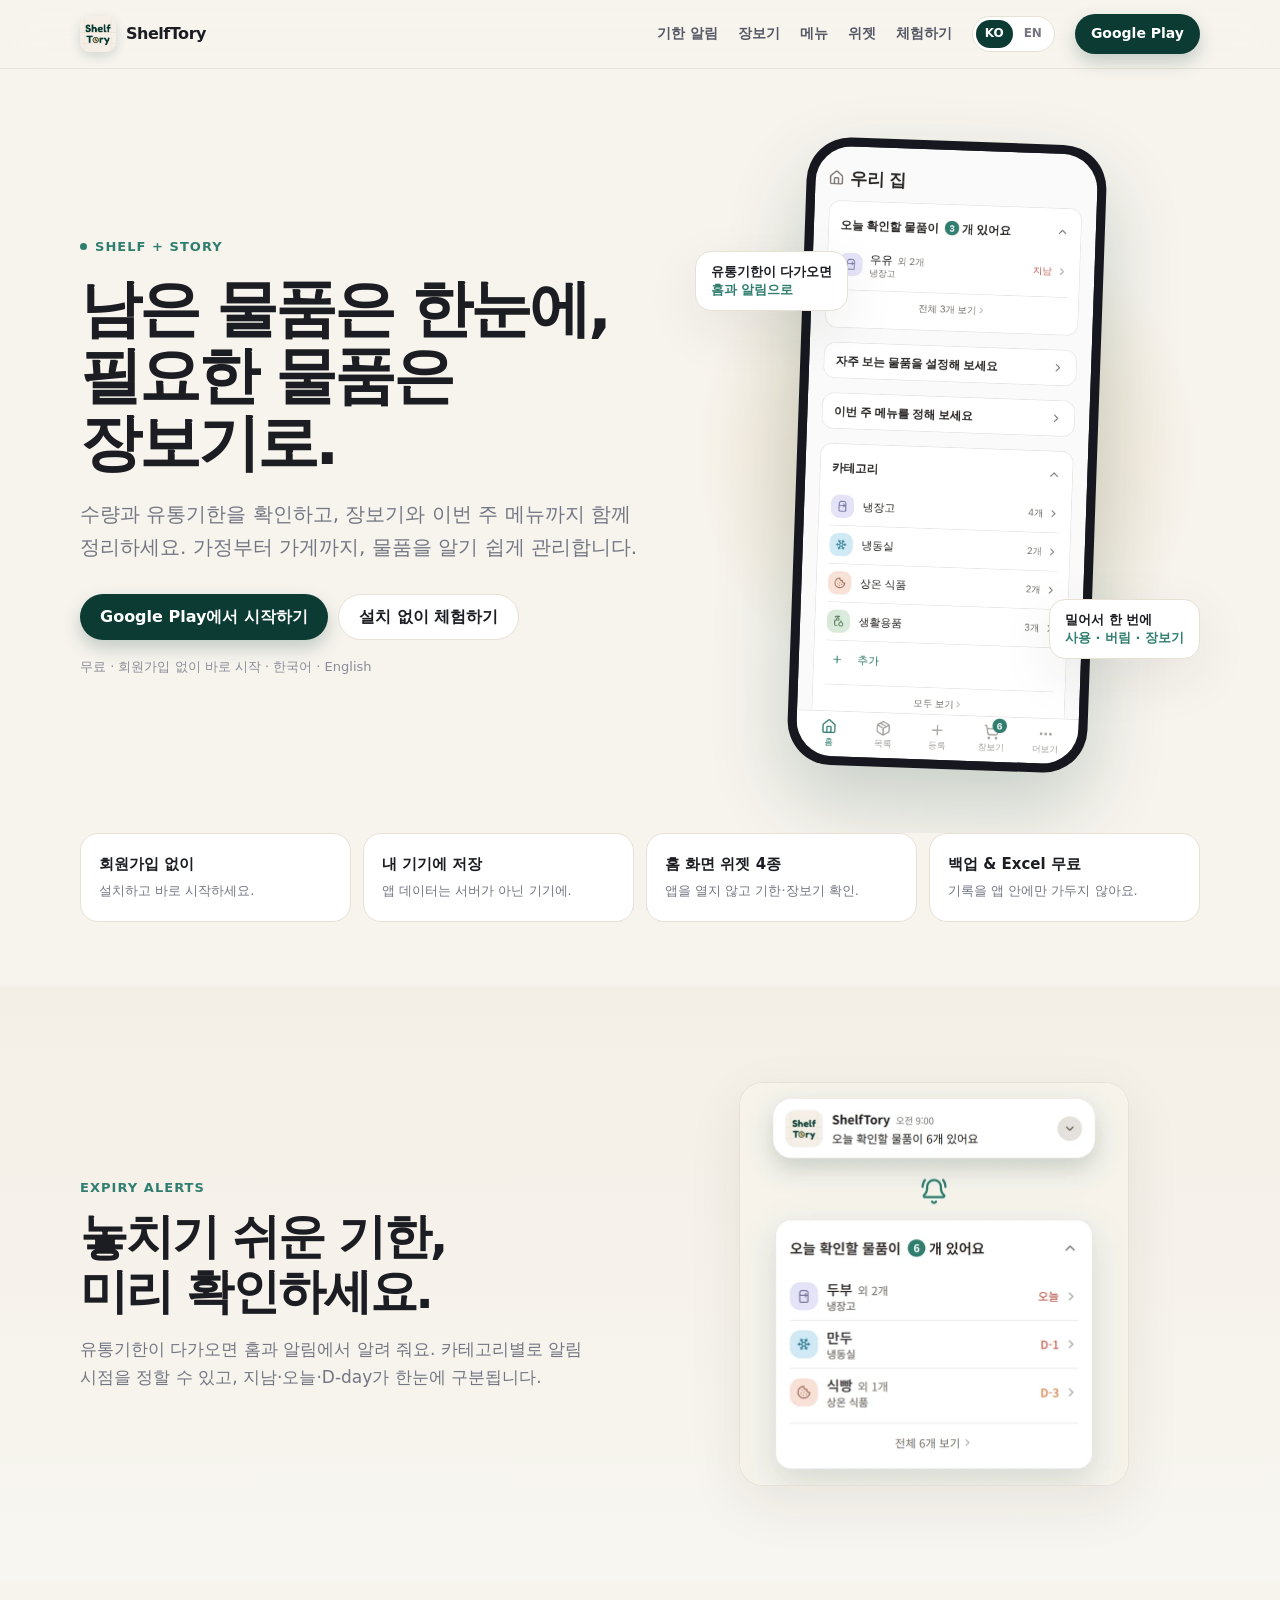
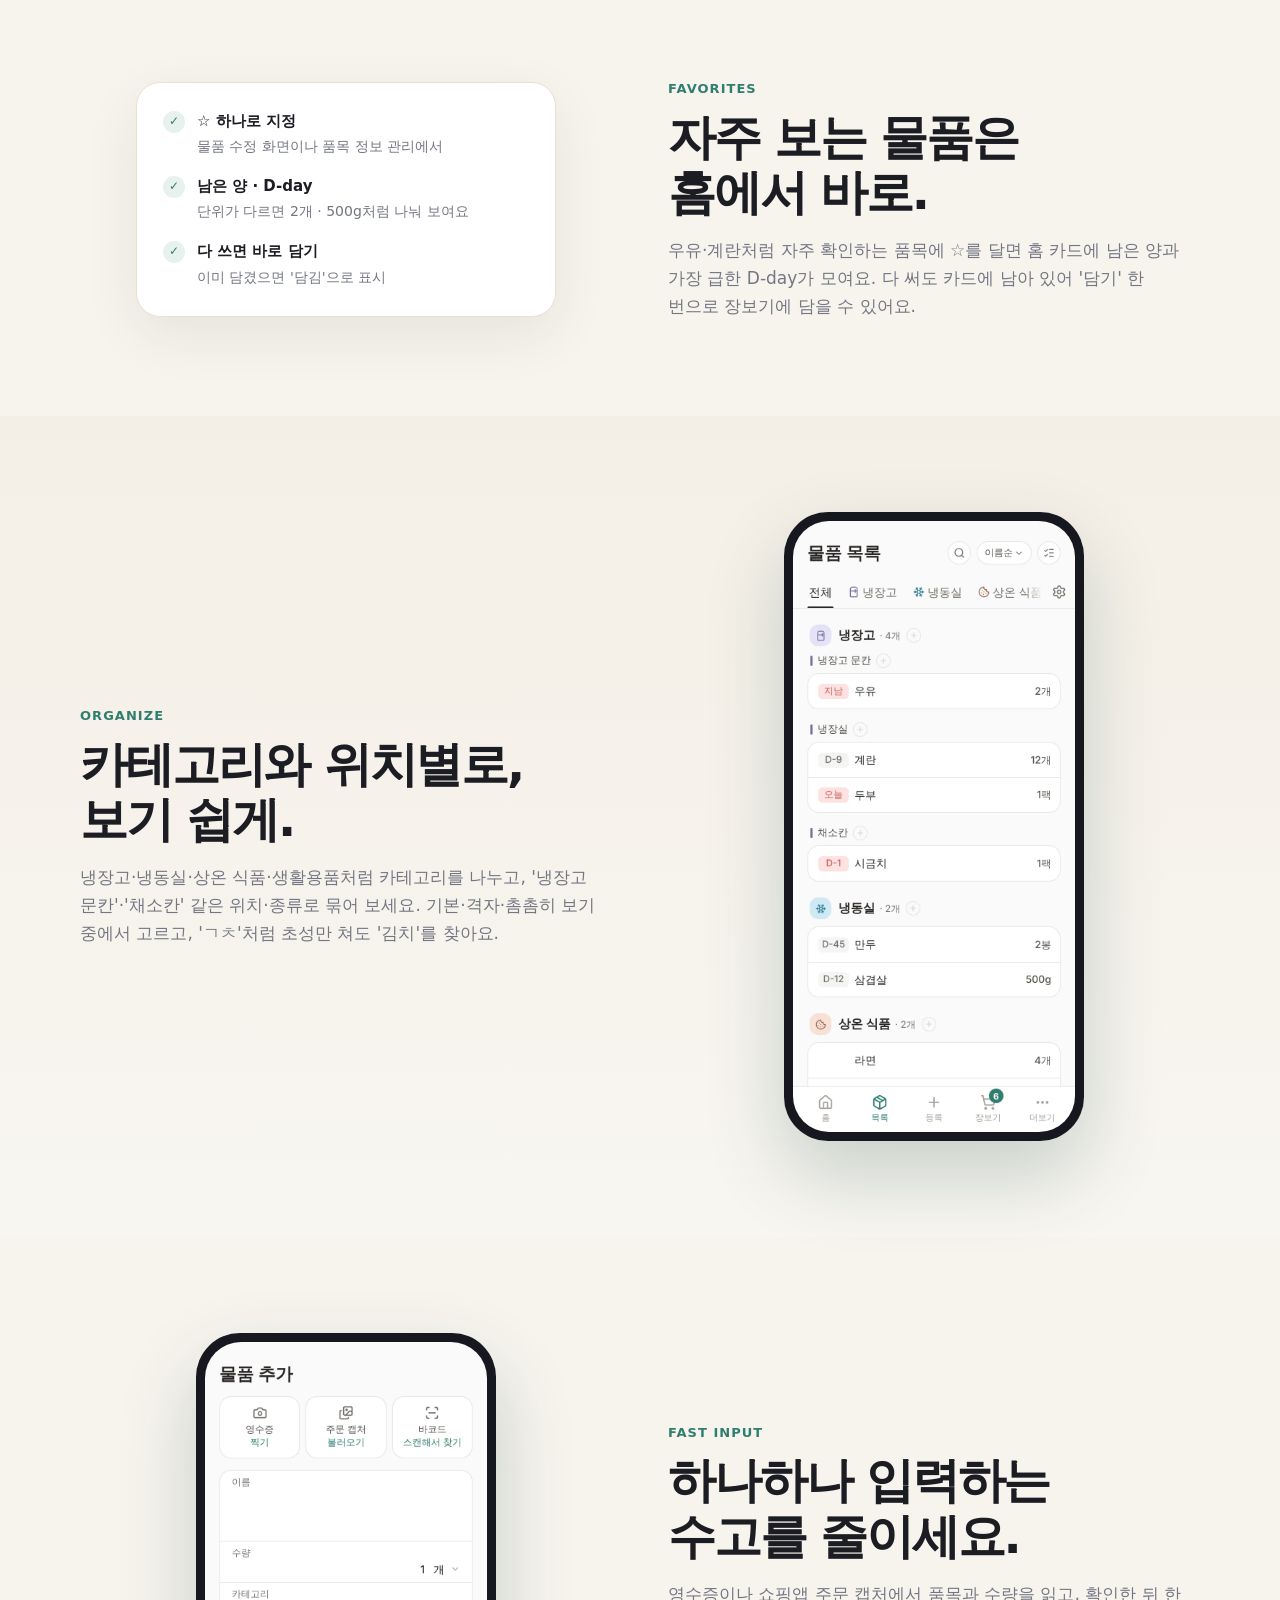
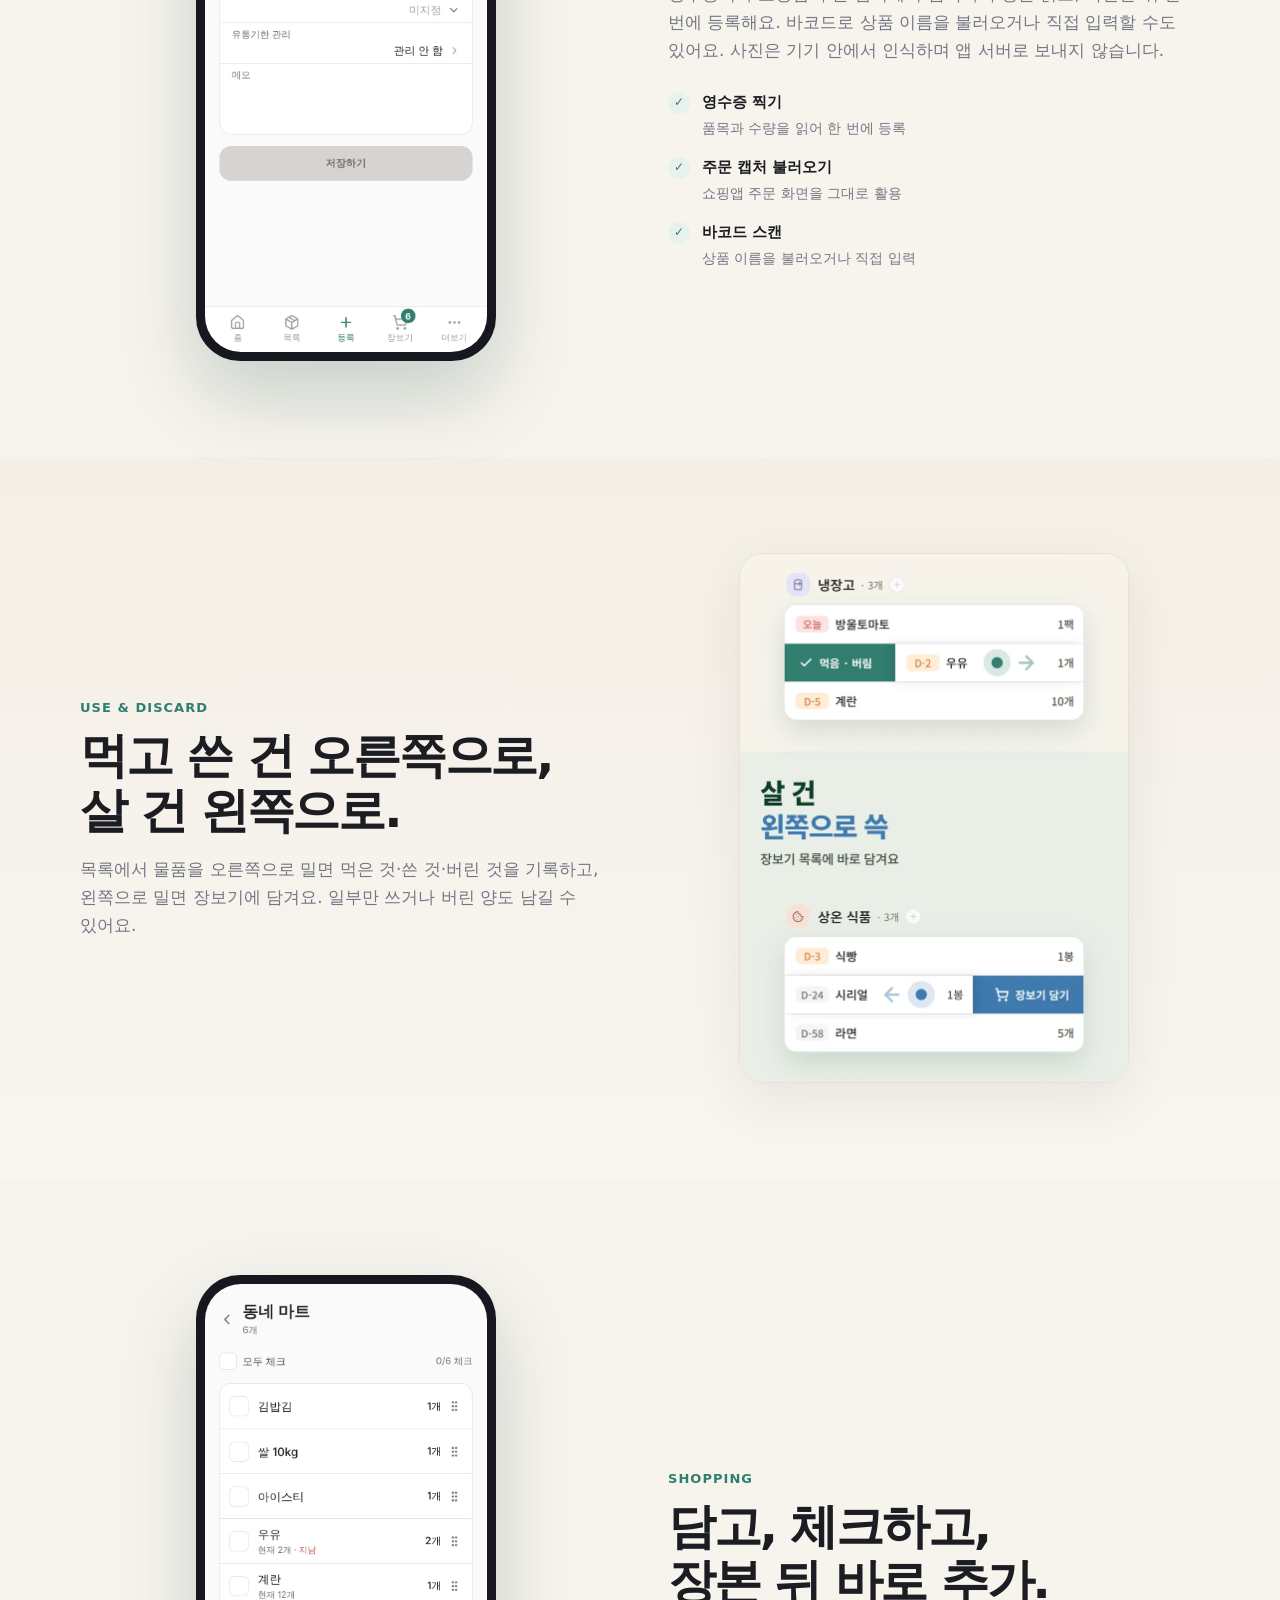
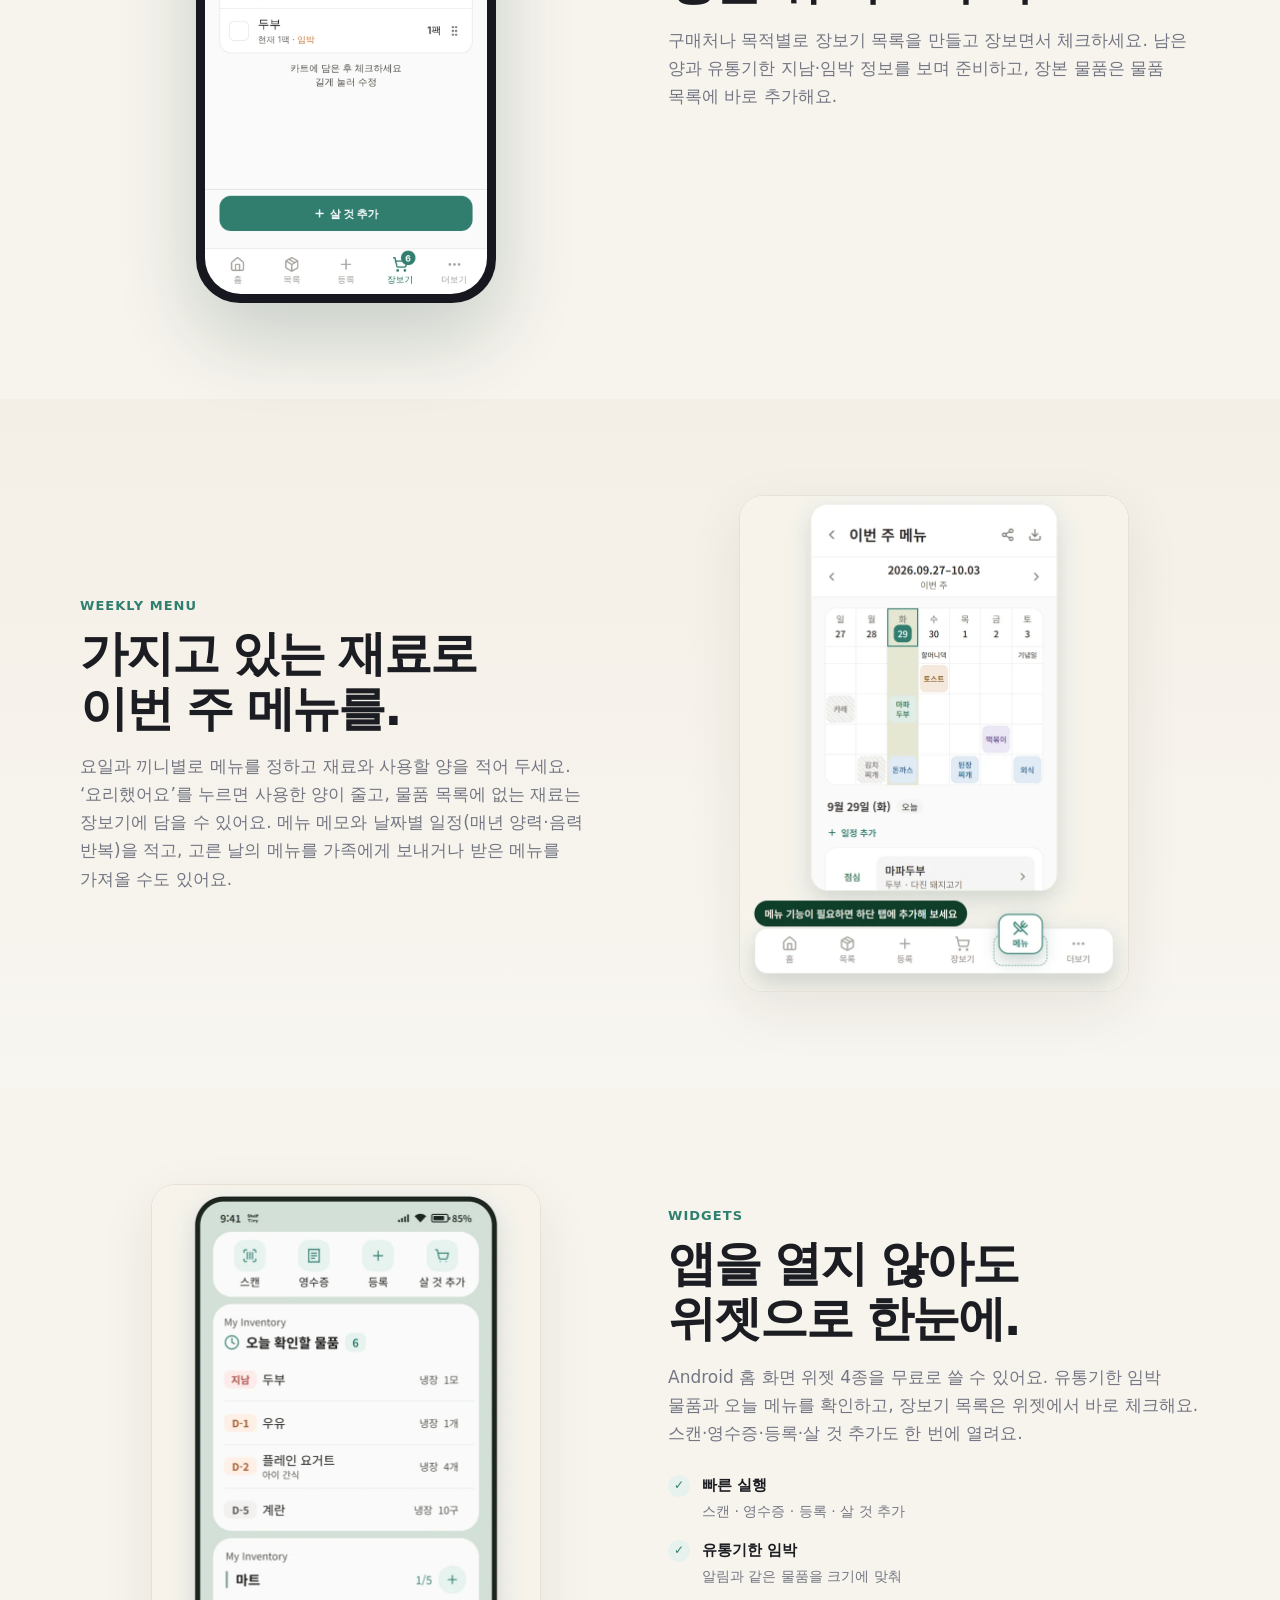
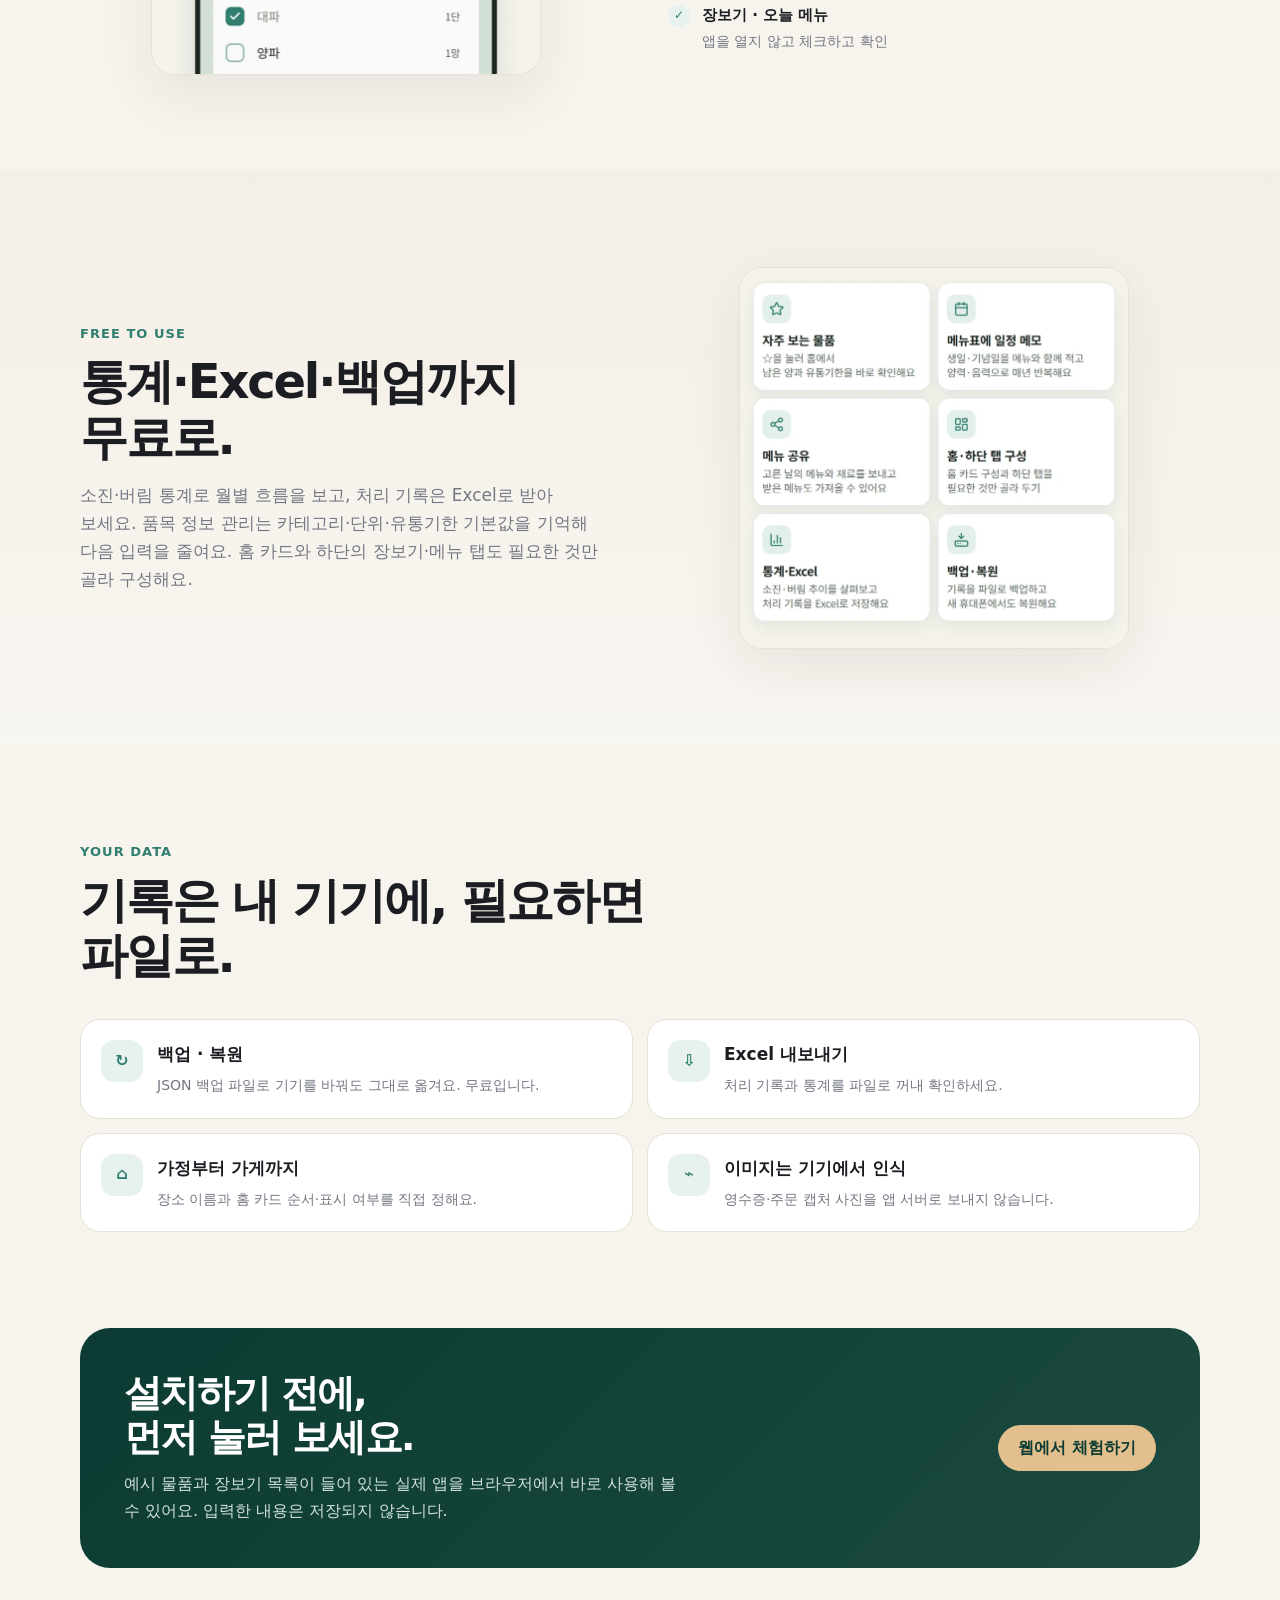
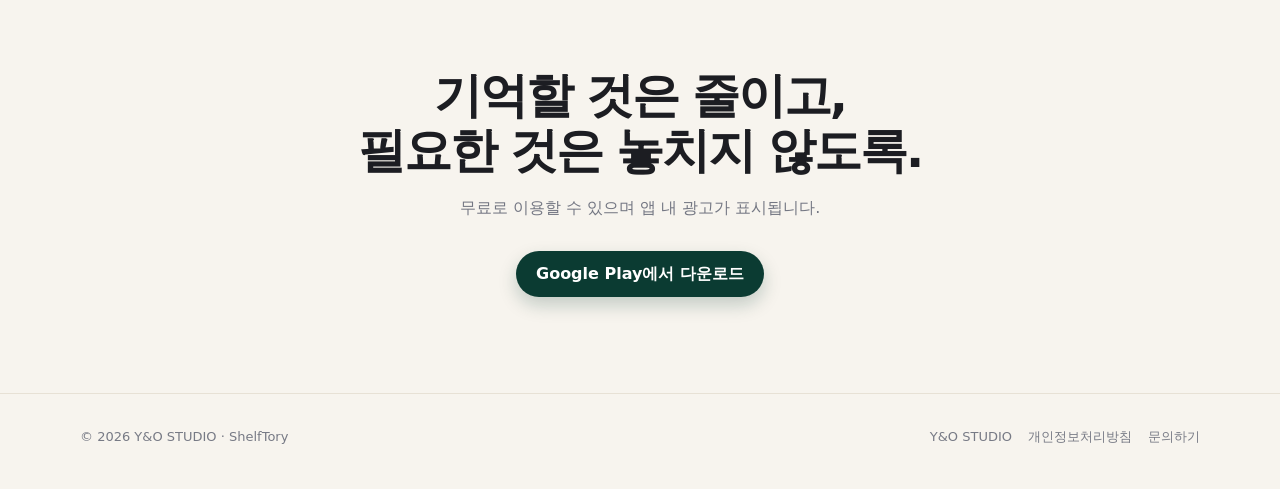
<file: shelftory/index.html>
<!doctype html>
<!-- Generated by tools/build_shelftory_pages.py — edit that file, not this one. -->
<html lang="ko">
<head>
  <meta charset="utf-8" />
  <meta name="viewport" content="width=device-width, initial-scale=1" />
  <meta name="theme-color" content="#0B3B32" />
  <meta name="description" content="남은 물품과 유통기한을 한눈에. 영수증·바코드 등록부터 장보기·이번 주 메뉴·홈 화면 위젯까지 간편하게 관리하는 물품·유통기한 관리 앱." />
  <link rel="canonical" href="https://yandostudio.co.kr/shelftory/" />
  <link rel="alternate" hreflang="ko" href="https://yandostudio.co.kr/shelftory/" />
  <link rel="alternate" hreflang="en" href="https://yandostudio.co.kr/shelftory/en/" />
  <link rel="alternate" hreflang="x-default" href="https://yandostudio.co.kr/shelftory/" />
  <link rel="icon" href="/shelftory/assets/favicon-48.png" type="image/png" />
  <link rel="apple-touch-icon" href="/shelftory/assets/apple-touch-icon.png" />
  <meta property="og:type" content="website" />
  <meta property="og:site_name" content="Y&amp;O STUDIO" />
  <meta property="og:locale" content="ko_KR" />
  <meta property="og:url" content="https://yandostudio.co.kr/shelftory/" />
  <meta property="og:title" content="ShelfTory — 남은 물품은 한눈에, 필요한 물품은 장보기로" />
  <meta property="og:description" content="남은 물품과 유통기한을 한눈에. 영수증·바코드 등록부터 장보기·이번 주 메뉴·홈 화면 위젯까지 간편하게 관리하는 물품·유통기한 관리 앱." />
  <meta property="og:image" content="https://yandostudio.co.kr/shelftory/assets/og-image.jpg?v=20261017" />
  <meta property="og:image:width" content="1200" />
  <meta property="og:image:height" content="630" />
  <meta name="twitter:card" content="summary_large_image" />
  <title>ShelfTory — 남은 물품은 한눈에, 필요한 물품은 장보기로</title>
  <style>
:root{--accent:#0B3B32;--accent-soft:#E7EFEB;--point:#307E6F;--point-soft:#E7F2EE;--bg:#F7F4EE;--card:#fff;--text:#1C1D22;--sub:#747783;--line:#E7E1D5;--shadow:0 18px 55px rgba(43,38,25,.08);--max:1120px}
*{box-sizing:border-box}
html{scroll-behavior:smooth}
body{margin:0;background:var(--bg);color:var(--text);font-family:Inter,ui-sans-serif,system-ui,-apple-system,BlinkMacSystemFont,"Segoe UI","Noto Sans KR","Apple SD Gothic Neo","Hiragino Sans","Noto Sans JP",sans-serif;line-height:1.65;-webkit-font-smoothing:antialiased}
:root:lang(ko) body{word-break:keep-all}
:root:lang(ja) :is(h1,h2,.tryBand h2){word-break:keep-all}
a{color:inherit;text-decoration:none}
img{display:block;max-width:100%;height:auto}
.wrap{width:min(calc(100% - 40px),var(--max));margin:0 auto}
.top{position:sticky;top:0;z-index:20;background:rgba(247,244,238,.88);backdrop-filter:blur(18px);border-bottom:1px solid rgba(231,225,213,.8)}
.nav{min-height:68px;display:flex;align-items:center;justify-content:space-between;gap:20px}
.brand{display:flex;align-items:center;gap:10px;font-weight:850;letter-spacing:-.03em}
.brand img{width:36px;height:36px;border-radius:11px;box-shadow:0 4px 12px rgba(11,59,50,.16)}
.navRight{display:flex;align-items:center;gap:20px}
.navlinks{display:flex;align-items:center;gap:20px;font-size:14px;color:#565965;font-weight:650}
.navlinks a:hover{color:var(--point)}
.lang{display:flex;gap:2px;padding:3px;border:1px solid var(--line);border-radius:999px;background:#fff;font-size:12px;font-weight:800}
.lang a{padding:4px 9px;border-radius:999px;color:var(--sub)}
.lang a[aria-current]{background:var(--accent);color:#fff}
.pill{white-space:nowrap;display:inline-flex;align-items:center;justify-content:center;min-height:46px;padding:0 20px;border-radius:999px;background:var(--accent);color:#fff;font-weight:800;box-shadow:0 8px 18px rgba(11,59,50,.22)}
.pill.ghost{background:#fff;color:var(--text);border:1px solid var(--line);box-shadow:none}
.pill.small{min-height:40px;padding:0 16px;font-size:14px}
.hero{padding:72px 0 64px;overflow:hidden}
.heroGrid{display:grid;grid-template-columns:1.05fr .95fr;gap:56px;align-items:center}
.eyebrow{display:inline-flex;align-items:center;gap:8px;margin-bottom:18px;font-size:13px;font-weight:800;color:var(--point);letter-spacing:.08em}
.eyebrow::before{content:"";width:7px;height:7px;border-radius:50%;background:var(--point)}
h1{margin:0;font-size:clamp(38px,4.9vw,62px);line-height:1.08;letter-spacing:-.05em}
h2{margin:0;font-size:clamp(30px,4.2vw,48px);line-height:1.15;letter-spacing:-.045em}
.lead{margin:22px 0 0;max-width:600px;font-size:clamp(17px,2vw,20px);color:var(--sub)}
.cta{display:flex;gap:10px;flex-wrap:wrap;margin-top:30px}
.micro{margin-top:16px;font-size:13px;color:#8A8C97}
.stage{position:relative;display:grid;place-items:center;min-height:620px}
.halo{position:absolute;width:500px;height:500px;border-radius:50%;background:radial-gradient(circle,#EBDDC6 0,#F2EADC 48%,rgba(242,234,220,0) 72%)}
.phone{position:relative;width:min(300px,78vw);border-radius:44px;background:#17181F;padding:9px;box-shadow:0 34px 80px rgba(11,59,50,.2)}
.phone img{width:100%;border-radius:36px}
.hero .phone{transform:rotate(2deg)}
.float{position:absolute;background:#fff;border:1px solid var(--line);border-radius:16px;box-shadow:var(--shadow);padding:11px 15px;font-size:13px;font-weight:750;line-height:1.4}
.float em{display:block;font-style:normal;color:var(--point)}
.float.one{left:0;top:110px}.float.two{right:0;bottom:110px}
.trust{padding:0 0 64px}
.grid4{display:grid;grid-template-columns:repeat(4,1fr);gap:12px}
.trustItem{background:#fff;border:1px solid var(--line);border-radius:18px;padding:18px}
.trustItem b{display:block;font-size:15px}.trustItem span{font-size:13px;color:var(--sub)}
section.block{padding:96px 0}
.tint{background:linear-gradient(180deg,#F4EFE6,#F8F6F1)}
.white{background:#fff}
.head{max-width:720px;margin-bottom:36px}
.kicker{margin:0 0 10px;color:var(--point);font-size:13px;font-weight:850;letter-spacing:.08em}
.sectionLead{margin:16px 0 0;color:var(--sub);font-size:17px}
.split{display:grid;grid-template-columns:1fr 1fr;gap:56px;align-items:center}
.split.rev>.media{order:-1}
.media{display:flex;justify-content:center;gap:18px;flex-wrap:wrap}
.shot{margin:0;width:min(390px,100%);border-radius:24px;overflow:hidden;background:#fff;border:1px solid var(--line);box-shadow:var(--shadow)}
.shots{display:grid;grid-template-columns:1fr 1fr;gap:16px;align-items:start;width:min(600px,100%)}
.features{display:grid;grid-template-columns:repeat(4,1fr);gap:14px;margin-top:40px}
.feature{background:#fff;border:1px solid var(--line);border-radius:22px;padding:22px}
.featureIcon{width:42px;height:42px;border-radius:14px;background:var(--point-soft);display:grid;place-items:center;color:var(--point);font-size:19px;font-weight:900}
.feature h3{margin:18px 0 6px;font-size:19px;letter-spacing:-.03em}.feature p{margin:0;color:var(--sub);font-size:14px}
.inputMedia{display:flex;justify-content:center;gap:24px;margin-top:48px}
.inputMedia .phone{width:min(280px,44vw)}
.receipt{margin-top:56px;display:grid;grid-template-columns:.8fr 1.2fr;gap:32px;align-items:center;background:#fff;border:1px solid var(--line);border-radius:28px;padding:24px;box-shadow:var(--shadow)}
.scrollShot{background:#15151a;border-radius:30px;padding:8px;width:min(320px,100%);height:560px;margin:0 auto;overflow:hidden}
.scrollShot img{width:100%;border-radius:23px;animation:shotScroll 12s cubic-bezier(.65,0,.35,1) infinite alternate}
@keyframes shotScroll{0%,10%{transform:translateY(0)}90%,100%{transform:translateY(calc(-100% + 544px))}}
.receipt h3{font-size:26px;letter-spacing:-.035em;margin:0 0 10px;line-height:1.3}.receipt p{margin:0;color:var(--sub)}
.note{margin-top:14px;padding:12px 14px;border-radius:14px;background:var(--point-soft);color:#215147;font-size:13px;font-weight:700}
.list{display:grid;gap:14px;margin-top:26px}
.listItem{display:flex;gap:12px;align-items:flex-start}
.check{flex:none;width:22px;height:22px;margin-top:2px;border-radius:50%;background:var(--point-soft);color:var(--point);display:grid;place-items:center;font-size:12px;font-weight:900}
.listItem b{display:block;font-size:15px}.listItem small{color:var(--sub);font-size:14px}
.reviewSec{padding:104px 0;background:#1C1640;color:#fff;overflow:hidden}
.reviewSec .kicker{color:#BDB3FF}.reviewSec .sectionLead{color:#C9C7D8}
.reviewSec .check{background:rgba(189,179,255,.18);color:#BDB3FF}
.reviewSec .listItem span{color:#E4E1F5}
.quote{margin-top:28px;border-left:3px solid #8B7CE0;padding-left:18px;color:#DEDBF4;font-size:15px}
.reviewPhone{width:min(290px,86vw);height:640px;margin:0 auto;background:#17181F;border-radius:44px;padding:9px;box-shadow:0 30px 80px rgba(0,0,0,.35);overflow:hidden}
.reviewScreen{height:100%;overflow:hidden;border-radius:36px;background:#f4f5f9}
.reviewScreen img{width:100%;animation:reviewScroll 16s cubic-bezier(.65,0,.35,1) infinite alternate}
@keyframes reviewScroll{0%,8%{transform:translateY(0)}92%,100%{transform:translateY(calc(-100% + 622px))}}
.widgetImg{max-width:420px;margin:0 auto;border-radius:24px;overflow:hidden}
.grid3{display:grid;grid-template-columns:repeat(3,1fr);gap:14px}
.grid2{display:grid;grid-template-columns:repeat(2,1fr);gap:14px}
.card{background:#fff;border:1px solid var(--line);border-radius:20px;padding:20px}
.card b{font-size:17px}.card p{margin:6px 0 0;color:var(--sub);font-size:14px}
.dataCard{display:flex;gap:14px}
.dataCard i{flex:none;font-style:normal;width:42px;height:42px;border-radius:13px;background:var(--point-soft);color:var(--point);display:grid;place-items:center;font-weight:900}
.swatches{display:flex;gap:6px;margin-top:12px}.swatches span{width:18px;height:18px;border-radius:50%}
.tryBand{background:linear-gradient(135deg,#0B3B32,#1C4A3F);color:#fff;border-radius:30px;padding:44px;display:grid;grid-template-columns:1fr auto;gap:28px;align-items:center}
.tryBand h2{font-size:clamp(26px,3.4vw,38px)}
.tryBand p{margin:12px 0 0;color:#D3E2DC;max-width:560px}
.tryBand .pill{background:#E2BF8C;color:#0B3B32;box-shadow:none}
.centerCta{text-align:center;padding:100px 0 96px}
.centerCta p{color:var(--sub);margin:16px 0 26px}
.centerCta .cta{justify-content:center}
footer{padding:32px 0 42px;border-top:1px solid var(--line);color:#777A85;font-size:13px}
.footerRow{display:flex;justify-content:space-between;gap:22px;flex-wrap:wrap}.footerLinks{display:flex;gap:16px;flex-wrap:wrap}
@media(max-width:960px){
  .navlinks{display:none}
  .heroGrid,.split,.receipt,.tryBand{grid-template-columns:1fr}
  .split.rev>.media{order:0}
  .features{grid-template-columns:1fr 1fr}
  .grid4{grid-template-columns:1fr 1fr}
  .stage{min-height:0;padding:12px 0}
}
@media(max-width:600px){
  .wrap{width:min(calc(100% - 28px),var(--max))}
  .hero{padding-top:44px}
  .navRight{gap:10px}
  .lang a{padding:4px 7px}
  .float{display:none}
  .features,.grid4,.grid3,.grid2,.shots{grid-template-columns:1fr}
  .pill.small{min-height:36px;padding:0 12px;font-size:13px}
  .brand span{display:none}
  .inputMedia{gap:12px}
  .inputMedia .phone{width:46vw;border-radius:28px;padding:6px}
  .inputMedia .phone img{border-radius:23px}
  section.block,.reviewSec{padding:72px 0}
  .tryBand{padding:30px 24px}
}
@media(prefers-reduced-motion:reduce){.reviewScreen img,.scrollShot img{animation:none}}

.listItem span.check{margin-top:2px}
.textCard{background:#fff;border:1px solid var(--line);border-radius:24px;padding:26px;box-shadow:var(--shadow);width:min(420px,100%)}
.textCard .list{margin-top:0}
.phone.flat{transform:none}
  </style>
</head>
<body>
  <header class="top">
    <div class="wrap nav">
      <a class="brand" href="/shelftory/"><img src="/shelftory/assets/app-icon.webp" alt="" width="36" height="36"><span>ShelfTory</span></a>
      <div class="navRight">
        <nav class="navlinks" aria-label="ShelfTory"><a href="#expiry">기한 알림</a><a href="#shopping">장보기</a><a href="#menu">메뉴</a><a href="#widgets">위젯</a><a href="/shelftory/demo/?lang=ko">체험하기</a></nav>
        <nav class="lang" aria-label="Language"><a href="/shelftory/" hreflang="ko" lang="ko" aria-current="page">KO</a><a href="/shelftory/en/" hreflang="en" lang="en">EN</a></nav>
        <a class="pill small" href="https://play.google.com/store/apps/details?id=com.yandostudio.shelftory">Google Play</a>
      </div>
    </div>
  </header>

  <main>
    <section class="hero">
      <div class="wrap heroGrid">
        <div>
          <div class="eyebrow">SHELF + STORY</div>
          <h1>남은 물품은 한눈에,<br>필요한 물품은 장보기로.</h1>
          <p class="lead">수량과 유통기한을 확인하고, 장보기와 이번 주 메뉴까지 함께 정리하세요. 가정부터 가게까지, 물품을 알기 쉽게 관리합니다.</p>
          <div class="cta">
            <a class="pill" href="https://play.google.com/store/apps/details?id=com.yandostudio.shelftory">Google Play에서 시작하기</a>
            <a class="pill ghost" href="/shelftory/demo/?lang=ko">설치 없이 체험하기</a>
          </div>
          <div class="micro">무료 · 회원가입 없이 바로 시작 · 한국어 · English</div>
        </div>
        <div class="stage">
          <div class="halo"></div>
          <div class="phone"><img src="/shelftory/assets/screens/ko/home.webp" alt="ShelfTory 홈 화면" width="780" height="1688"></div>
          <div class="float one">유통기한이 다가오면<em>홈과 알림으로</em></div>
          <div class="float two">밀어서 한 번에<em>사용 · 버림 · 장보기</em></div>
        </div>
      </div>
    </section>

    <section class="trust" aria-label="ShelfTory">
      <div class="wrap grid4"><div class="trustItem"><b>회원가입 없이</b><span>설치하고 바로 시작하세요.</span></div><div class="trustItem"><b>내 기기에 저장</b><span>앱 데이터는 서버가 아닌 기기에.</span></div><div class="trustItem"><b>홈 화면 위젯 4종</b><span>앱을 열지 않고 기한·장보기 확인.</span></div><div class="trustItem"><b>백업 &amp; Excel 무료</b><span>기록을 앱 안에만 가두지 않아요.</span></div></div>
    </section>

    <section class="block tint" id="expiry">
      <div class="wrap split">
        <div>
          <p class="kicker">EXPIRY ALERTS</p>
          <h2>놓치기 쉬운 기한,<br>미리 확인하세요.</h2>
          <p class="sectionLead">유통기한이 다가오면 홈과 알림에서 알려 줘요. 카테고리별로 알림 시점을 정할 수 있고, 지남·오늘·D-day가 한눈에 구분됩니다.</p>
        </div>
        <div class="media"><figure class="shot"><img src="/shelftory/assets/store/04-alert.webp" alt="유통기한 알림과 오늘 확인할 물품" width="780" height="808" loading="lazy" decoding="async"></figure></div>
      </div>
    </section>
    <section class="block" id="favorites">
      <div class="wrap split rev">
        <div>
          <p class="kicker">FAVORITES</p>
          <h2>자주 보는 물품은<br>홈에서 바로.</h2>
          <p class="sectionLead">우유·계란처럼 자주 확인하는 품목에 ☆를 달면 홈 카드에 남은 양과 가장 급한 D-day가 모여요. 다 써도 카드에 남아 있어 &#x27;담기&#x27; 한 번으로 장보기에 담을 수 있어요.</p>
        </div>
        <div class="media"><div class="textCard"><div class="list"><div class="listItem"><span class="check">✓</span><div><b>☆ 하나로 지정</b><small>물품 수정 화면이나 품목 정보 관리에서</small></div></div><div class="listItem"><span class="check">✓</span><div><b>남은 양 · D-day</b><small>단위가 다르면 2개 · 500g처럼 나눠 보여요</small></div></div><div class="listItem"><span class="check">✓</span><div><b>다 쓰면 바로 담기</b><small>이미 담겼으면 &#x27;담김&#x27;으로 표시</small></div></div></div></div></div>
      </div>
    </section>
    <section class="block tint" id="organize">
      <div class="wrap split">
        <div>
          <p class="kicker">ORGANIZE</p>
          <h2>카테고리와 위치별로,<br>보기 쉽게.</h2>
          <p class="sectionLead">냉장고·냉동실·상온 식품·생활용품처럼 카테고리를 나누고, &#x27;냉장고 문칸&#x27;·&#x27;채소칸&#x27; 같은 위치·종류로 묶어 보세요. 기본·격자·촘촘히 보기 중에서 고르고, &#x27;ㄱㅊ&#x27;처럼 초성만 쳐도 &#x27;김치&#x27;를 찾아요.</p>
        </div>
        <div class="media"><div class="phone flat"><img src="/shelftory/assets/screens/ko/list.webp" alt="카테고리와 위치별 물품 목록" width="780" height="1688" loading="lazy" decoding="async"></div></div>
      </div>
    </section>
    <section class="block" id="input">
      <div class="wrap split rev">
        <div>
          <p class="kicker">FAST INPUT</p>
          <h2>하나하나 입력하는<br>수고를 줄이세요.</h2>
          <p class="sectionLead">영수증이나 쇼핑앱 주문 캡처에서 품목과 수량을 읽고, 확인한 뒤 한 번에 등록해요. 바코드로 상품 이름을 불러오거나 직접 입력할 수도 있어요. 사진은 기기 안에서 인식하며 앱 서버로 보내지 않습니다.</p><div class="list"><div class="listItem"><span class="check">✓</span><div><b>영수증 찍기</b><small>품목과 수량을 읽어 한 번에 등록</small></div></div><div class="listItem"><span class="check">✓</span><div><b>주문 캡처 불러오기</b><small>쇼핑앱 주문 화면을 그대로 활용</small></div></div><div class="listItem"><span class="check">✓</span><div><b>바코드 스캔</b><small>상품 이름을 불러오거나 직접 입력</small></div></div></div>
        </div>
        <div class="media"><div class="phone flat"><img src="/shelftory/assets/screens/ko/add.webp" alt="물품 추가 화면" width="780" height="1688" loading="lazy" decoding="async"></div></div>
      </div>
    </section>
    <section class="block tint" id="swipe">
      <div class="wrap split">
        <div>
          <p class="kicker">USE & DISCARD</p>
          <h2>먹고 쓴 건 오른쪽으로,<br>살 건 왼쪽으로.</h2>
          <p class="sectionLead">목록에서 물품을 오른쪽으로 밀면 먹은 것·쓴 것·버린 것을 기록하고, 왼쪽으로 밀면 장보기에 담겨요. 일부만 쓰거나 버린 양도 남길 수 있어요.</p>
        </div>
        <div class="media"><figure class="shot"><img src="/shelftory/assets/store/05-swipe.webp" alt="밀어서 사용·버림과 장보기 담기" width="780" height="1061" loading="lazy" decoding="async"></figure></div>
      </div>
    </section>
    <section class="block" id="shopping">
      <div class="wrap split rev">
        <div>
          <p class="kicker">SHOPPING</p>
          <h2>담고, 체크하고,<br>장본 뒤 바로 추가.</h2>
          <p class="sectionLead">구매처나 목적별로 장보기 목록을 만들고 장보면서 체크하세요. 남은 양과 유통기한 지남·임박 정보를 보며 준비하고, 장본 물품은 물품 목록에 바로 추가해요.</p>
        </div>
        <div class="media"><div class="phone flat"><img src="/shelftory/assets/screens/ko/shop.webp" alt="장보기 목록 화면" width="780" height="1688" loading="lazy" decoding="async"></div></div>
      </div>
    </section>
    <section class="block tint" id="menu">
      <div class="wrap split">
        <div>
          <p class="kicker">WEEKLY MENU</p>
          <h2>가지고 있는 재료로<br>이번 주 메뉴를.</h2>
          <p class="sectionLead">요일과 끼니별로 메뉴를 정하고 재료와 사용할 양을 적어 두세요. ‘요리했어요’를 누르면 사용한 양이 줄고, 물품 목록에 없는 재료는 장보기에 담을 수 있어요. 메뉴 메모와 날짜별 일정(매년 양력·음력 반복)을 적고, 고른 날의 메뉴를 가족에게 보내거나 받은 메뉴를 가져올 수도 있어요.</p>
        </div>
        <div class="media"><figure class="shot"><img src="/shelftory/assets/store/07-menu.webp" alt="이번 주 메뉴 화면" width="780" height="996" loading="lazy" decoding="async"></figure></div>
      </div>
    </section>
    <section class="block" id="widgets">
      <div class="wrap split rev">
        <div>
          <p class="kicker">WIDGETS</p>
          <h2>앱을 열지 않아도<br>위젯으로 한눈에.</h2>
          <p class="sectionLead">Android 홈 화면 위젯 4종을 무료로 쓸 수 있어요. 유통기한 임박 물품과 오늘 메뉴를 확인하고, 장보기 목록은 위젯에서 바로 체크해요. 스캔·영수증·등록·살 것 추가도 한 번에 열려요.</p><div class="list"><div class="listItem"><span class="check">✓</span><div><b>빠른 실행</b><small>스캔 · 영수증 · 등록 · 살 것 추가</small></div></div><div class="listItem"><span class="check">✓</span><div><b>유통기한 임박</b><small>알림과 같은 물품을 크기에 맞춰</small></div></div><div class="listItem"><span class="check">✓</span><div><b>장보기 · 오늘 메뉴</b><small>앱을 열지 않고 체크하고 확인</small></div></div></div>
        </div>
        <div class="media"><figure class="shot"><img src="/shelftory/assets/store/02-widgets.webp" alt="홈 화면 위젯" width="780" height="982" loading="lazy" decoding="async"></figure></div>
      </div>
    </section>
    <section class="block tint" id="stats">
      <div class="wrap split">
        <div>
          <p class="kicker">FREE TO USE</p>
          <h2>통계·Excel·백업까지<br>무료로.</h2>
          <p class="sectionLead">소진·버림 통계로 월별 흐름을 보고, 처리 기록은 Excel로 받아 보세요. 품목 정보 관리는 카테고리·단위·유통기한 기본값을 기억해 다음 입력을 줄여요. 홈 카드와 하단의 장보기·메뉴 탭도 필요한 것만 골라 구성해요.</p>
        </div>
        <div class="media"><figure class="shot"><img src="/shelftory/assets/store/08-free.webp" alt="무료로 쓰는 기능들" width="780" height="765" loading="lazy" decoding="async"></figure></div>
      </div>
    </section>

    <section class="block">
      <div class="wrap">
        <div class="head">
          <p class="kicker">YOUR DATA</p>
          <h2>기록은 내 기기에, 필요하면 파일로.</h2>
        </div>
        <div class="grid2"><div class="card dataCard"><i aria-hidden="true">↻</i><div><b>백업 · 복원</b><p>JSON 백업 파일로 기기를 바꿔도 그대로 옮겨요. 무료입니다.</p></div></div><div class="card dataCard"><i aria-hidden="true">⇩</i><div><b>Excel 내보내기</b><p>처리 기록과 통계를 파일로 꺼내 확인하세요.</p></div></div><div class="card dataCard"><i aria-hidden="true">⌂</i><div><b>가정부터 가게까지</b><p>장소 이름과 홈 카드 순서·표시 여부를 직접 정해요.</p></div></div><div class="card dataCard"><i aria-hidden="true">⌁</i><div><b>이미지는 기기에서 인식</b><p>영수증·주문 캡처 사진을 앱 서버로 보내지 않습니다.</p></div></div></div>
      </div>
    </section>

    <section class="wrap">
      <div class="tryBand">
        <div>
          <h2>설치하기 전에,<br>먼저 눌러 보세요.</h2>
          <p>예시 물품과 장보기 목록이 들어 있는 실제 앱을 브라우저에서 바로 사용해 볼 수 있어요. 입력한 내용은 저장되지 않습니다.</p>
        </div>
        <a class="pill" href="/shelftory/demo/?lang=ko">웹에서 체험하기</a>
      </div>
    </section>

    <section class="centerCta">
      <div class="wrap">
        <h2>기억할 것은 줄이고,<br>필요한 것은 놓치지 않도록.</h2>
        <p>무료로 이용할 수 있으며 앱 내 광고가 표시됩니다.</p>
        <div class="cta"><a class="pill" href="https://play.google.com/store/apps/details?id=com.yandostudio.shelftory">Google Play에서 다운로드</a></div>
      </div>
    </section>
  </main>

  <footer>
    <div class="wrap footerRow">
      <span>© 2026 Y&amp;O STUDIO · ShelfTory</span>
      <div class="footerLinks"><a href="/">Y&amp;O STUDIO</a><a href="https://yando-studio.github.io/Shelftory-privacy/">개인정보처리방침</a><a href="mailto:official.yo.studio@gmail.com">문의하기</a></div>
    </div>
  </footer>
</body>
</html>
</file>
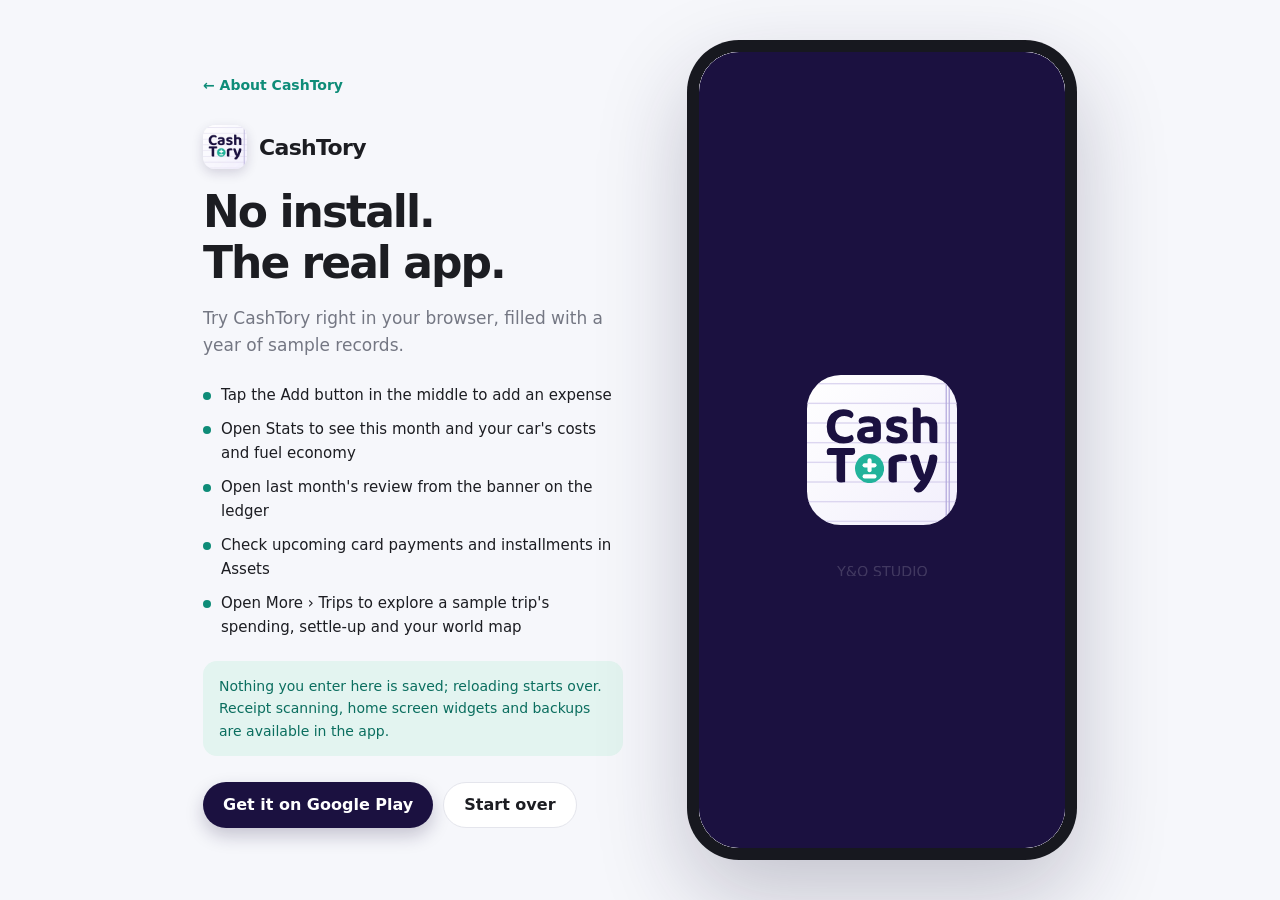
<file: cashtory/demo/index.html>
<!doctype html>
<html lang="ko">
<head>
  <meta charset="utf-8" />
  <meta name="viewport" content="width=device-width, initial-scale=1, viewport-fit=cover" />
  <meta name="theme-color" content="#1B1140" />
  <meta name="description" content="CashTory를 설치하지 않고 브라우저에서 바로 사용해 보세요. 1년치 예시 기록이 들어 있는 실제 앱 화면입니다." />
  <link rel="canonical" href="https://yandostudio.co.kr/cashtory/demo/" />
  <link rel="icon" href="/cashtory/assets/favicon-48.png" type="image/png" />
  <link rel="apple-touch-icon" href="/cashtory/assets/apple-touch-icon.png" />
  <meta property="og:type" content="website" />
  <meta property="og:site_name" content="Y&amp;O STUDIO" />
  <meta property="og:locale" content="ko_KR" />
  <meta property="og:url" content="https://yandostudio.co.kr/cashtory/demo/" />
  <meta property="og:title" content="CashTory 체험판 — 설치 없이 둘러보기" />
  <meta property="og:description" content="1년치 예시 기록이 들어 있는 실제 앱 화면을 브라우저에서 바로 사용해 보세요." />
  <meta property="og:image" content="https://yandostudio.co.kr/cashtory/assets/og-image.jpg?v=20261017" />
  <meta property="og:image:width" content="1200" />
  <meta property="og:image:height" content="630" />
  <meta name="twitter:card" content="summary_large_image" />
  <title>CashTory 체험판</title>
  <style>
    :root{
      --accent:#1B1140;--accent-soft:#E3F4F0;--point:#0E8C78;--bg:#F6F7FB;--text:#1C1D22;--sub:#747783;--line:#E4E5EC;
    }
    *{box-sizing:border-box}
    html,body{height:100%}
    body{margin:0;background:var(--bg);color:var(--text);font-family:Inter,ui-sans-serif,system-ui,-apple-system,BlinkMacSystemFont,"Segoe UI","Noto Sans KR","Apple SD Gothic Neo","Hiragino Sans","Noto Sans JP",sans-serif;line-height:1.6;-webkit-font-smoothing:antialiased}
    :root:lang(ko) body{word-break:keep-all}
    :root:lang(ja) h1{word-break:keep-all}
    a{color:inherit;text-decoration:none}
    button{font:inherit;cursor:pointer}

    .layout{min-height:100%;display:grid;grid-template-columns:minmax(0,420px) auto;gap:64px;align-items:center;justify-content:center;padding:40px 24px}
    .back{display:inline-flex;align-items:center;gap:8px;font-size:14px;font-weight:700;color:var(--point)}
    .brand{display:flex;align-items:center;gap:12px;margin:28px 0 0;font-size:22px;font-weight:850;letter-spacing:-.03em}
    .brand img{width:44px;height:44px;border-radius:12px;box-shadow:0 4px 12px rgba(28,17,71,.16)}
    h1{margin:18px 0 0;font-size:clamp(32px,4vw,44px);line-height:1.15;letter-spacing:-.045em}
    .lead{margin:16px 0 0;color:var(--sub);font-size:17px}
    .tips{margin:24px 0 0;padding:0;list-style:none;display:grid;gap:10px}
    .tips li{display:flex;gap:10px;font-size:15px}
    .tips li::before{content:"";flex:none;width:8px;height:8px;margin-top:9px;border-radius:50%;background:var(--point)}
    .note{margin:22px 0 0;padding:14px 16px;border-radius:14px;background:var(--accent-soft);color:#0B6E5F;font-size:14px}
    .actions{display:flex;flex-wrap:wrap;gap:10px;margin-top:26px}
    .pill{display:inline-flex;align-items:center;justify-content:center;min-height:46px;padding:0 20px;border-radius:999px;border:0;background:var(--accent);color:#fff;font-weight:800;box-shadow:0 8px 18px rgba(27,17,64,.22)}
    .pill.ghost{background:#fff;color:var(--text);border:1px solid var(--line);box-shadow:none}

    .phone{position:relative;width:390px;height:min(844px,calc(100vh - 80px));min-height:640px;border-radius:52px;background:#17181F;padding:12px;box-shadow:0 36px 90px rgba(31,25,62,.23)}
    .phone iframe{display:block;width:100%;height:100%;border:0;border-radius:40px;background:#fff}
    .loading{position:absolute;inset:12px;border-radius:40px;display:grid;place-items:center;background:var(--bg);color:var(--sub);font-size:14px;transition:opacity .3s}
    .loading.done{opacity:0;pointer-events:none}

    .bar{display:none}

    /* Phones: the app fills the screen under a slim bar. */
    @media (max-width:860px){
      html,body{overflow:hidden}
      .layout{display:block;height:100%;min-height:0;padding:0}
      .intro{display:none}
      .bar{display:flex;align-items:center;gap:8px;height:48px;padding:0 12px;padding-top:env(safe-area-inset-top);box-sizing:content-box;background:#1B1140;color:#fff;font-size:13px}
      .bar b{font-weight:800}
      .bar span{flex:1;min-width:0;overflow:hidden;text-overflow:ellipsis;white-space:nowrap;color:#C8C9D3}
      .bar a,.bar button{flex:none;height:32px;padding:0 12px;border-radius:999px;border:1px solid rgba(255,255,255,.3);background:transparent;color:#fff;font-size:12px;font-weight:700;display:inline-flex;align-items:center}
      .bar a.play{background:#22B39B;border-color:#22B39B;color:#0B1F1B}
      .phone{width:100%;height:calc(100% - 48px - env(safe-area-inset-top));min-height:0;border-radius:0;padding:0;background:none;box-shadow:none}
      .phone iframe,.loading{border-radius:0}
      .loading{inset:0}
    }
  </style>
</head>
<body>
  <div class="bar">
    <a href="/cashtory/" aria-label="CashTory" data-i18n="barBack">←</a>
    <span><b data-i18n="barTitle">체험판</b> · <span data-i18n="barNote">입력한 내용은 저장되지 않아요</span></span>
    <button type="button" class="reset" data-i18n="reset">처음부터</button>
    <a class="play" href="https://play.google.com/store/apps/details?id=com.yandostudio.cashtory">Google Play</a>
  </div>

  <main class="layout">
    <section class="intro">
      <a class="back" href="/cashtory/" data-i18n="back">← CashTory 소개</a>
      <div class="brand"><img src="/cashtory/assets/app-icon.webp" alt="" width="44" height="44"><span>CashTory</span></div>
      <h1 data-i18n="title">설치 없이,<br>실제 앱 그대로.</h1>
      <p class="lead" data-i18n="lead">1년치 예시 기록이 들어 있는 CashTory를 브라우저에서 직접 눌러 보세요.</p>
      <ul class="tips">
        <li data-i18n="tip1">가운데 입력 버튼으로 지출을 직접 입력해 보세요</li>
        <li data-i18n="tip2">통계 탭에서 이번 달 흐름과 차량 유지비·연비를 확인하세요</li>
        <li data-i18n="tip3">가계부 위 배너에서 지난달 월말 리뷰를 열어 보세요</li>
        <li data-i18n="tip4">자산 탭에서 카드 결제 예정과 할부를 살펴보세요</li>
        <li data-i18n="tip5">전체 › 여행에서 예시 여행의 지출·정산과 다녀온 나라 지도를 둘러보세요</li>
      </ul>
      <p class="note" data-i18n="note">체험판에서 입력한 내용은 저장되지 않고, 새로고침하면 처음으로 돌아갑니다. 영수증 촬영·홈 화면 위젯·백업은 앱에서 사용할 수 있어요.</p>
      <div class="actions">
        <a class="pill" href="https://play.google.com/store/apps/details?id=com.yandostudio.cashtory" data-i18n="play">Google Play에서 받기</a>
        <button type="button" class="pill ghost reset" data-i18n="resetLong">처음부터 다시</button>
      </div>
    </section>

    <div class="phone">
      <iframe id="app" title="CashTory" allow="clipboard-write"></iframe>
      <div class="loading" id="loading" data-i18n="loading">앱을 불러오는 중…</div>
    </div>
  </main>

  <script>
    (function () {
      // Pages link here with ?lang=ko|ja|en; without it, follow the browser language.
      // The app inside reads the same ?lang (web-demo/stubs/localization.js in the app repo).
      var messages = {
        en: {
          barBack: "←", barTitle: "Demo", barNote: "Nothing you enter is saved", reset: "Restart",
          back: "← About CashTory",
          title: "No install.<br>The real app.",
          lead: "Try CashTory right in your browser, filled with a year of sample records.",
          tip1: "Tap the Add button in the middle to add an expense",
          tip2: "Open Stats to see this month and your car's costs and fuel economy",
          tip3: "Open last month's review from the banner on the ledger",
          tip4: "Check upcoming card payments and installments in Assets",
          tip5: "Open More › Trips to explore a sample trip's spending, settle-up and your world map",
          note: "Nothing you enter here is saved; reloading starts over. Receipt scanning, home screen widgets and backups are available in the app.",
          play: "Get it on Google Play", resetLong: "Start over", loading: "Loading the app…"
        },
        ja: {
          barBack: "←", barTitle: "体験版", barNote: "入力した内容は保存されません", reset: "最初から",
          back: "← CashTory について",
          title: "インストール<wbr>なしで、<br>実際のアプリ<wbr>そのまま。",
          lead: "1年分のサンプル記録が入った CashTory を、ブラウザでそのまま操作してみてください。",
          tip1: "中央の「入力」ボタンで支出を入力してみましょう",
          tip2: "統計タブで今月の流れと車の維持費・燃費を確認できます",
          tip3: "家計簿の上のバナーから先月の月末レビューを開けます",
          tip4: "資産タブでカードの支払予定と分割払いを見てみましょう",
          tip5: "その他 › 旅行で、サンプル旅行の支出・精算と行った国の地図を見てみましょう",
          note: "体験版で入力した内容は保存されず、再読み込みすると最初に戻ります。レシート撮影・ホーム画面ウィジェット・バックアップはアプリで利用できます。",
          play: "Google Play で入手", resetLong: "最初からやり直す", loading: "アプリを読み込み中…"
        }
      };
      var asked = new URLSearchParams(location.search).get("lang");
      var lang = asked === "ko" || messages[asked] ? asked : (navigator.language || "ko").slice(0, 2);
      var dict = messages[lang];
      if (dict) {
        document.documentElement.lang = lang;
        document.querySelectorAll("[data-i18n]").forEach(function (el) {
          var v = dict[el.dataset.i18n];
          if (v != null) el.innerHTML = v;
        });
        // Send "back" links to the CashTory page in the same language.
        document.querySelectorAll('a[href="/cashtory/"]').forEach(function (el) {
          el.href = "/cashtory/" + lang + "/";
        });
      }

      var frame = document.getElementById("app");
      var appSrc = asked === lang ? "app/?lang=" + lang : "app/";
      frame.src = appSrc;
      var loading = document.getElementById("loading");
      frame.addEventListener("load", function () {
        // The app needs a moment after load to open its database and fill sample data.
        setTimeout(function () { loading.classList.add("done"); }, 1200);
      });
      document.querySelectorAll(".reset").forEach(function (b) {
        b.addEventListener("click", function () {
          loading.classList.remove("done");
          frame.src = appSrc + (appSrc.indexOf("?") < 0 ? "?" : "&") + "t=" + Date.now();
        });
      });
    })();
  </script>
</body>
</html>
</file>
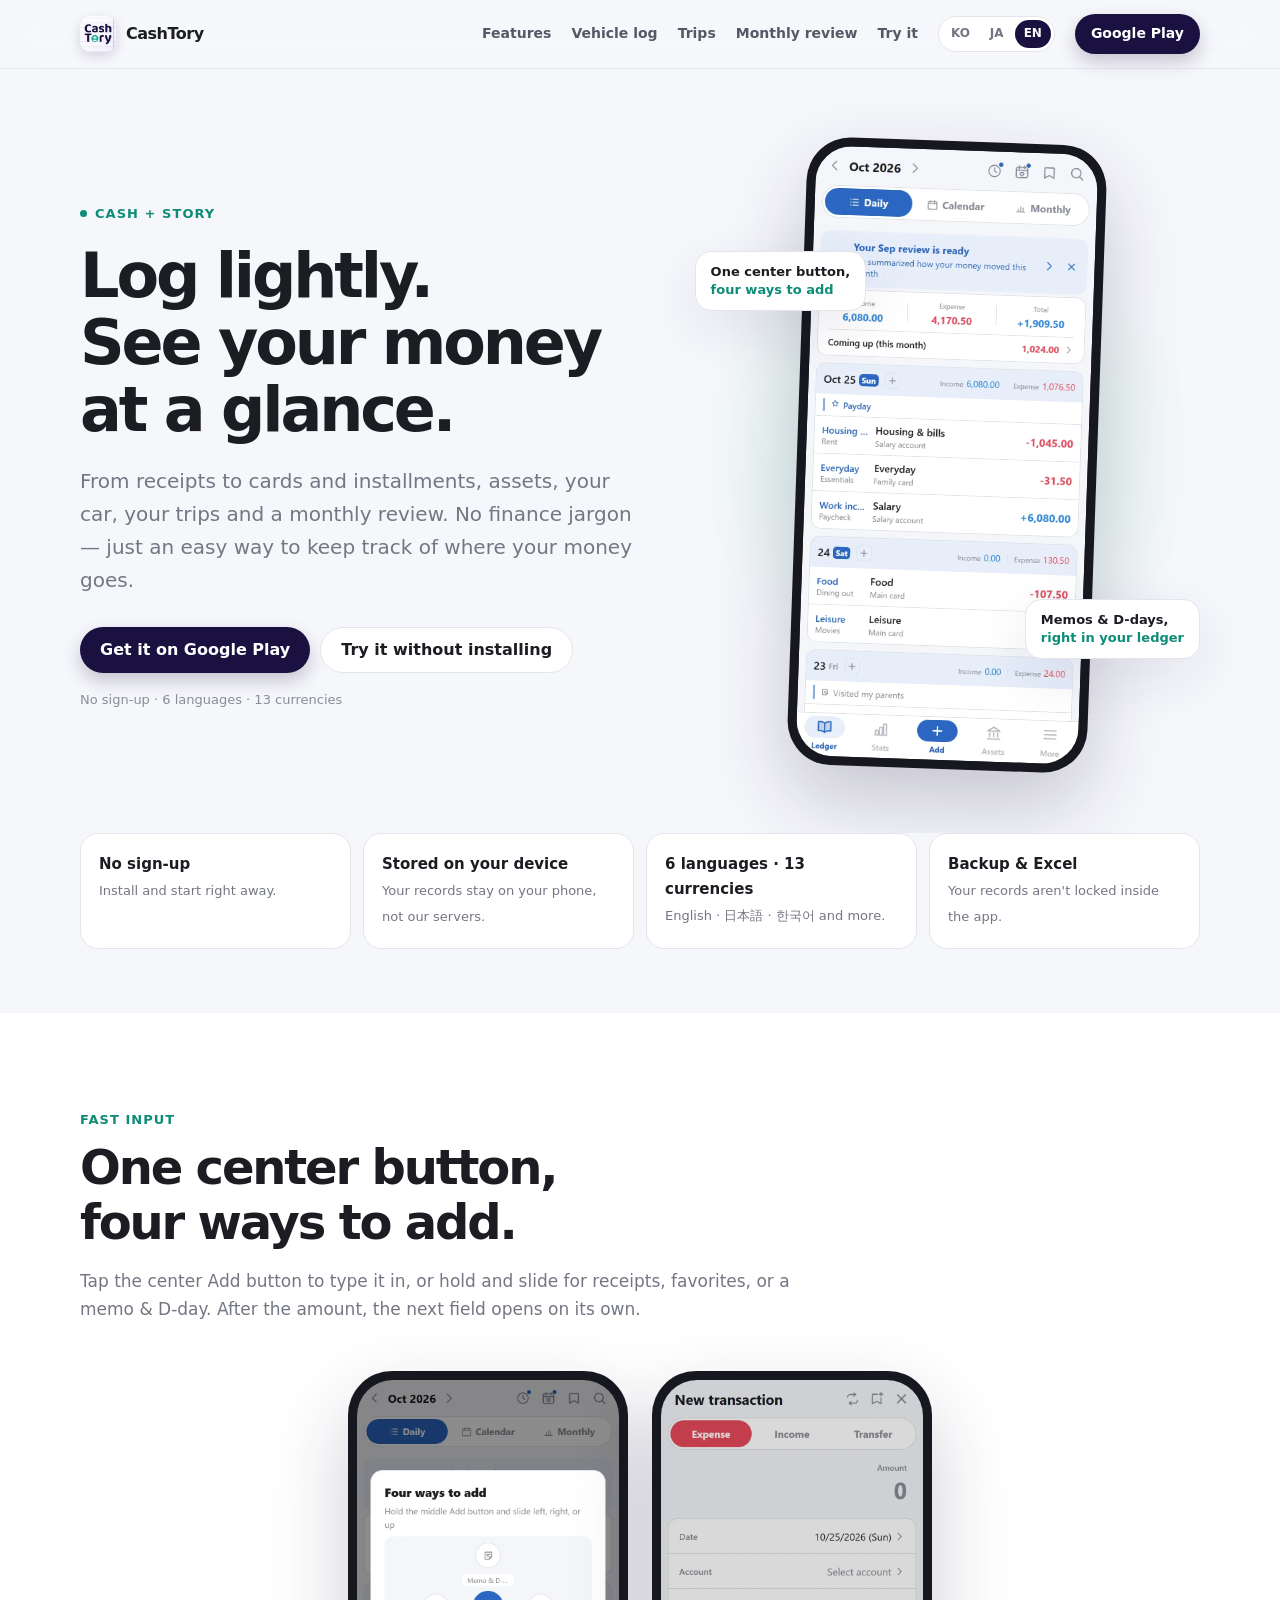
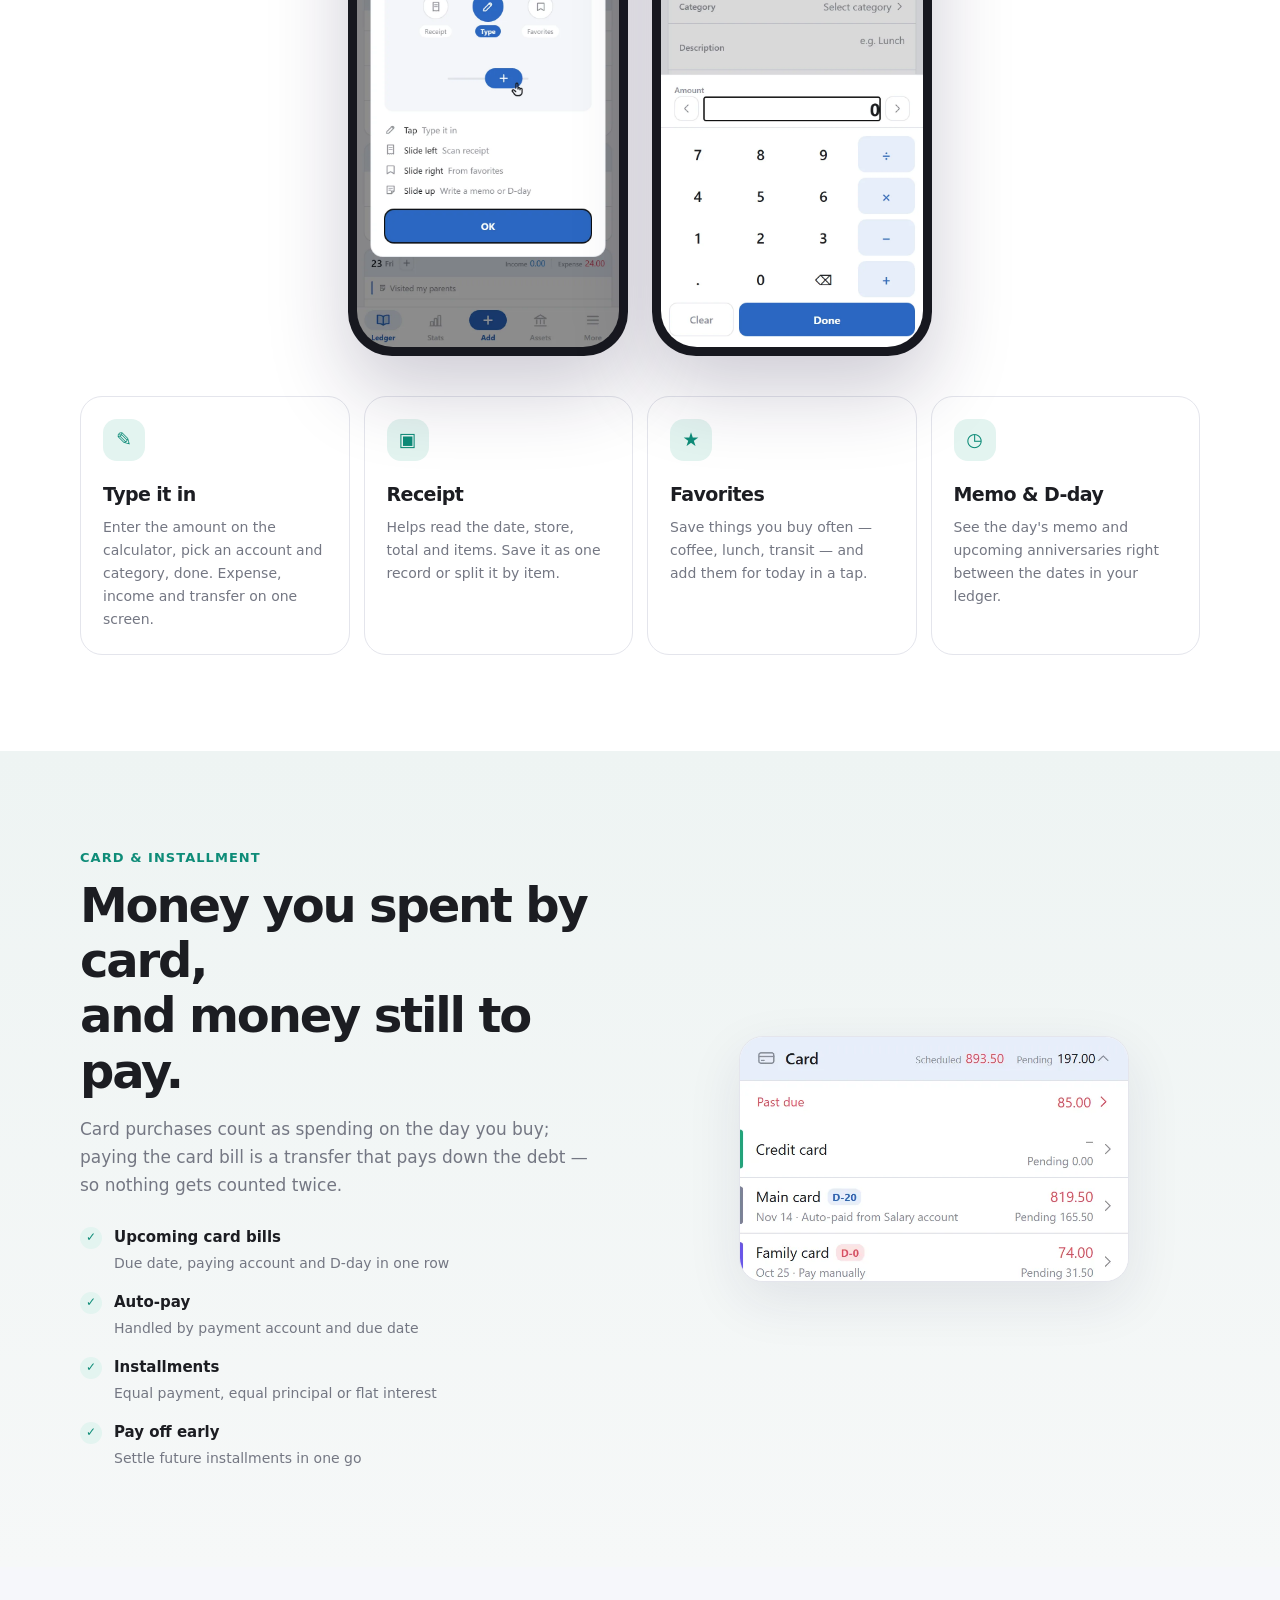
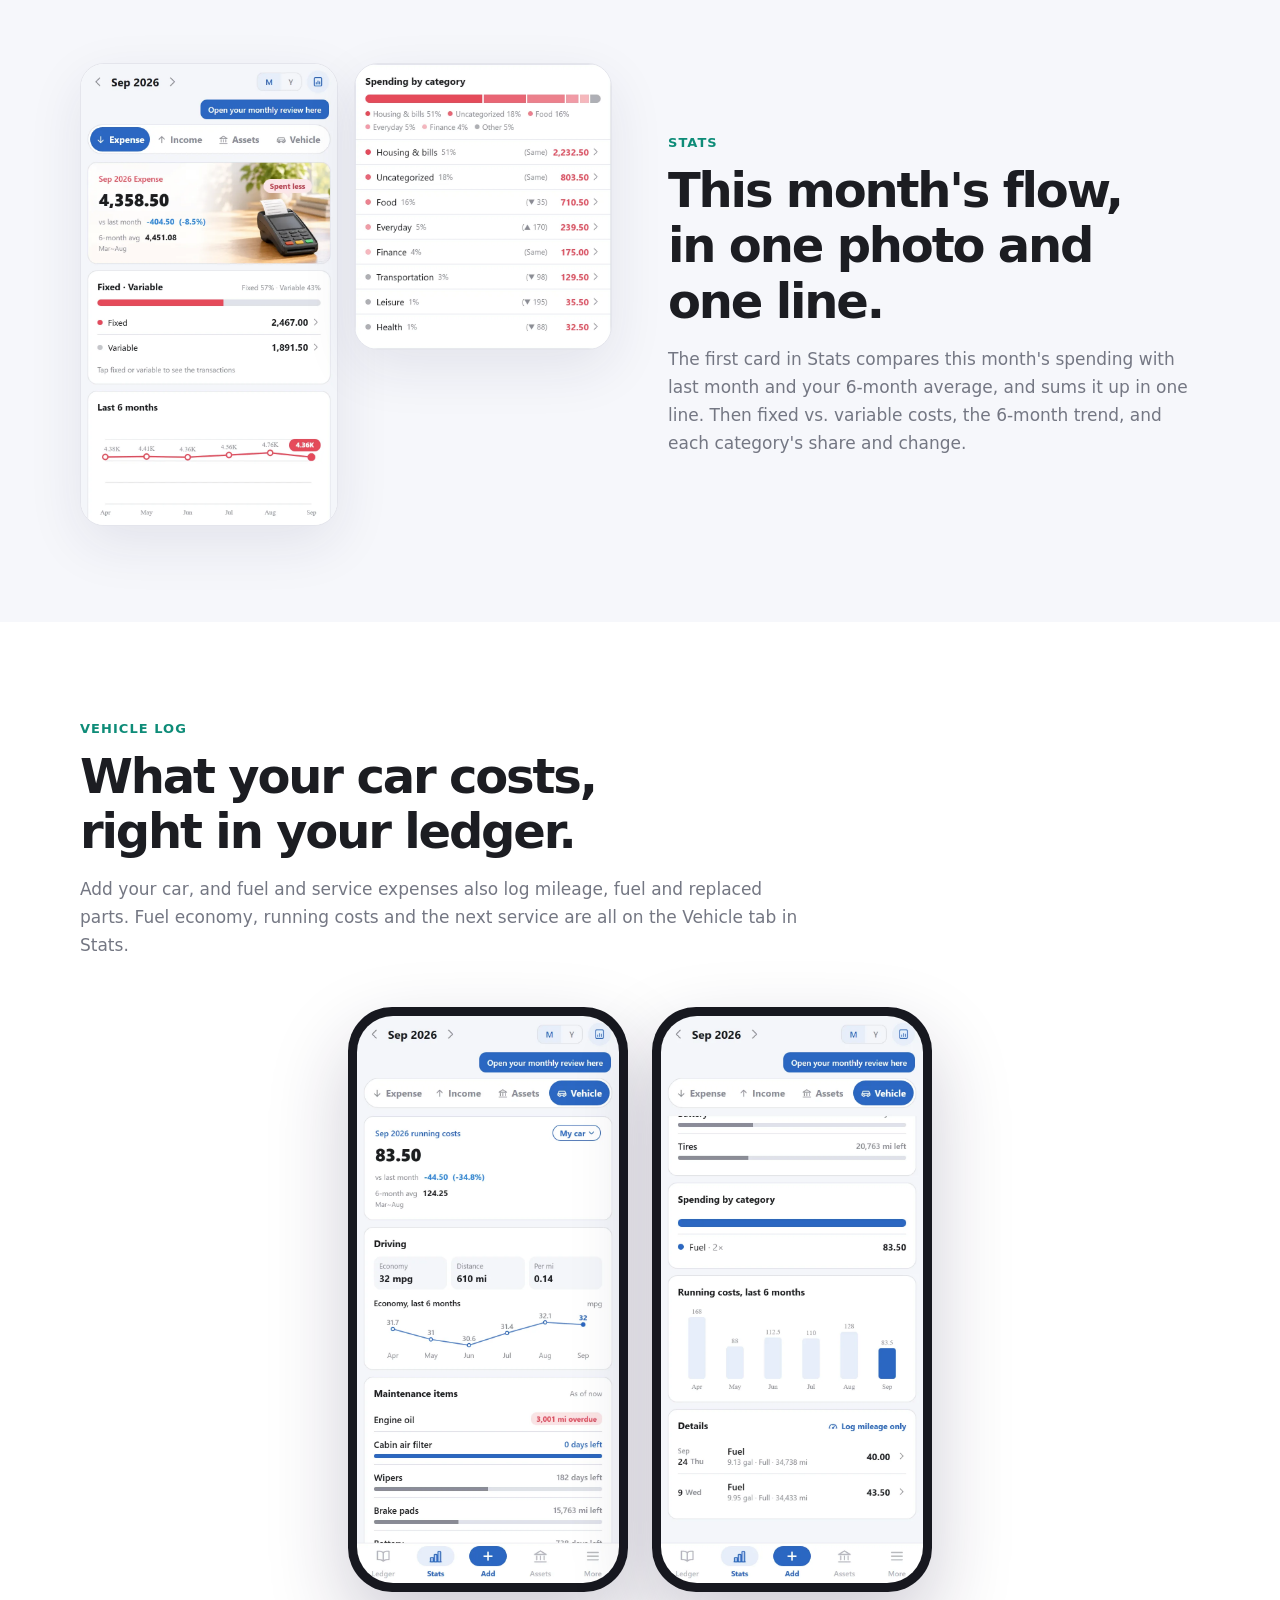
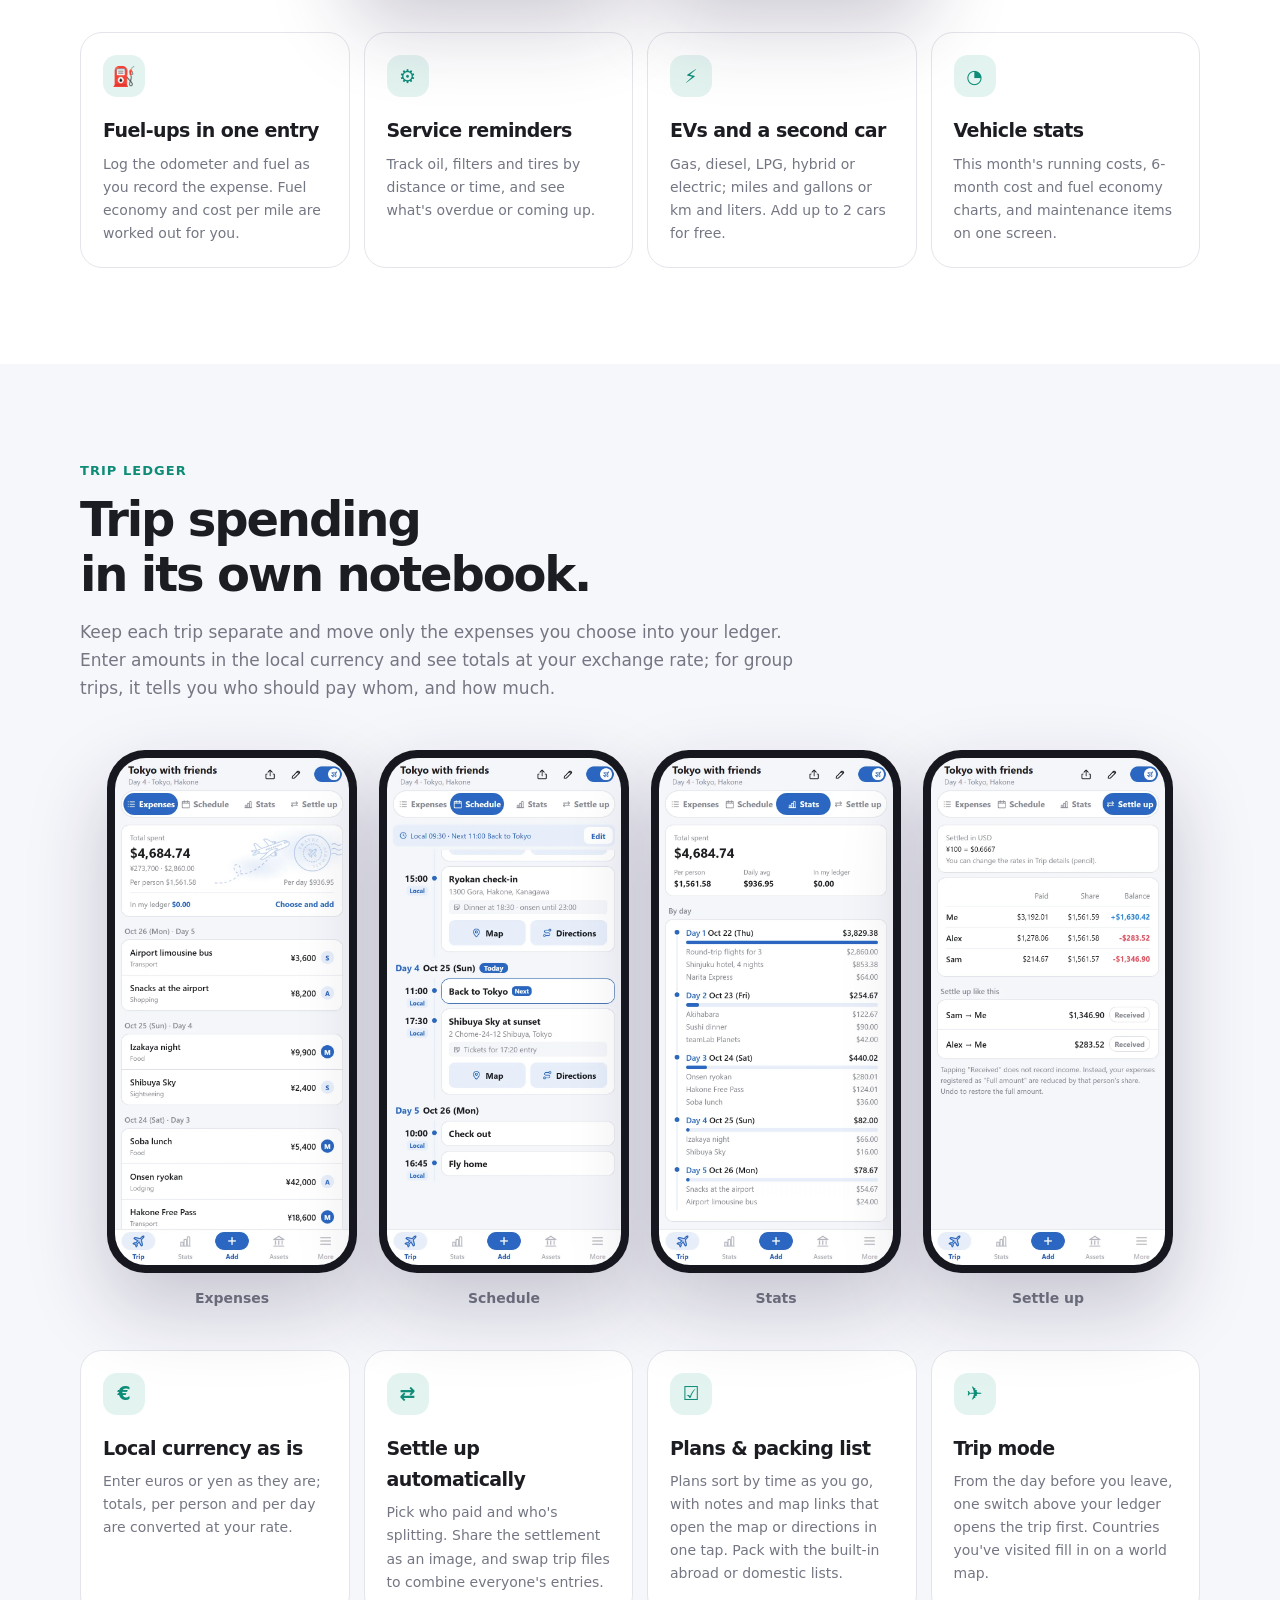
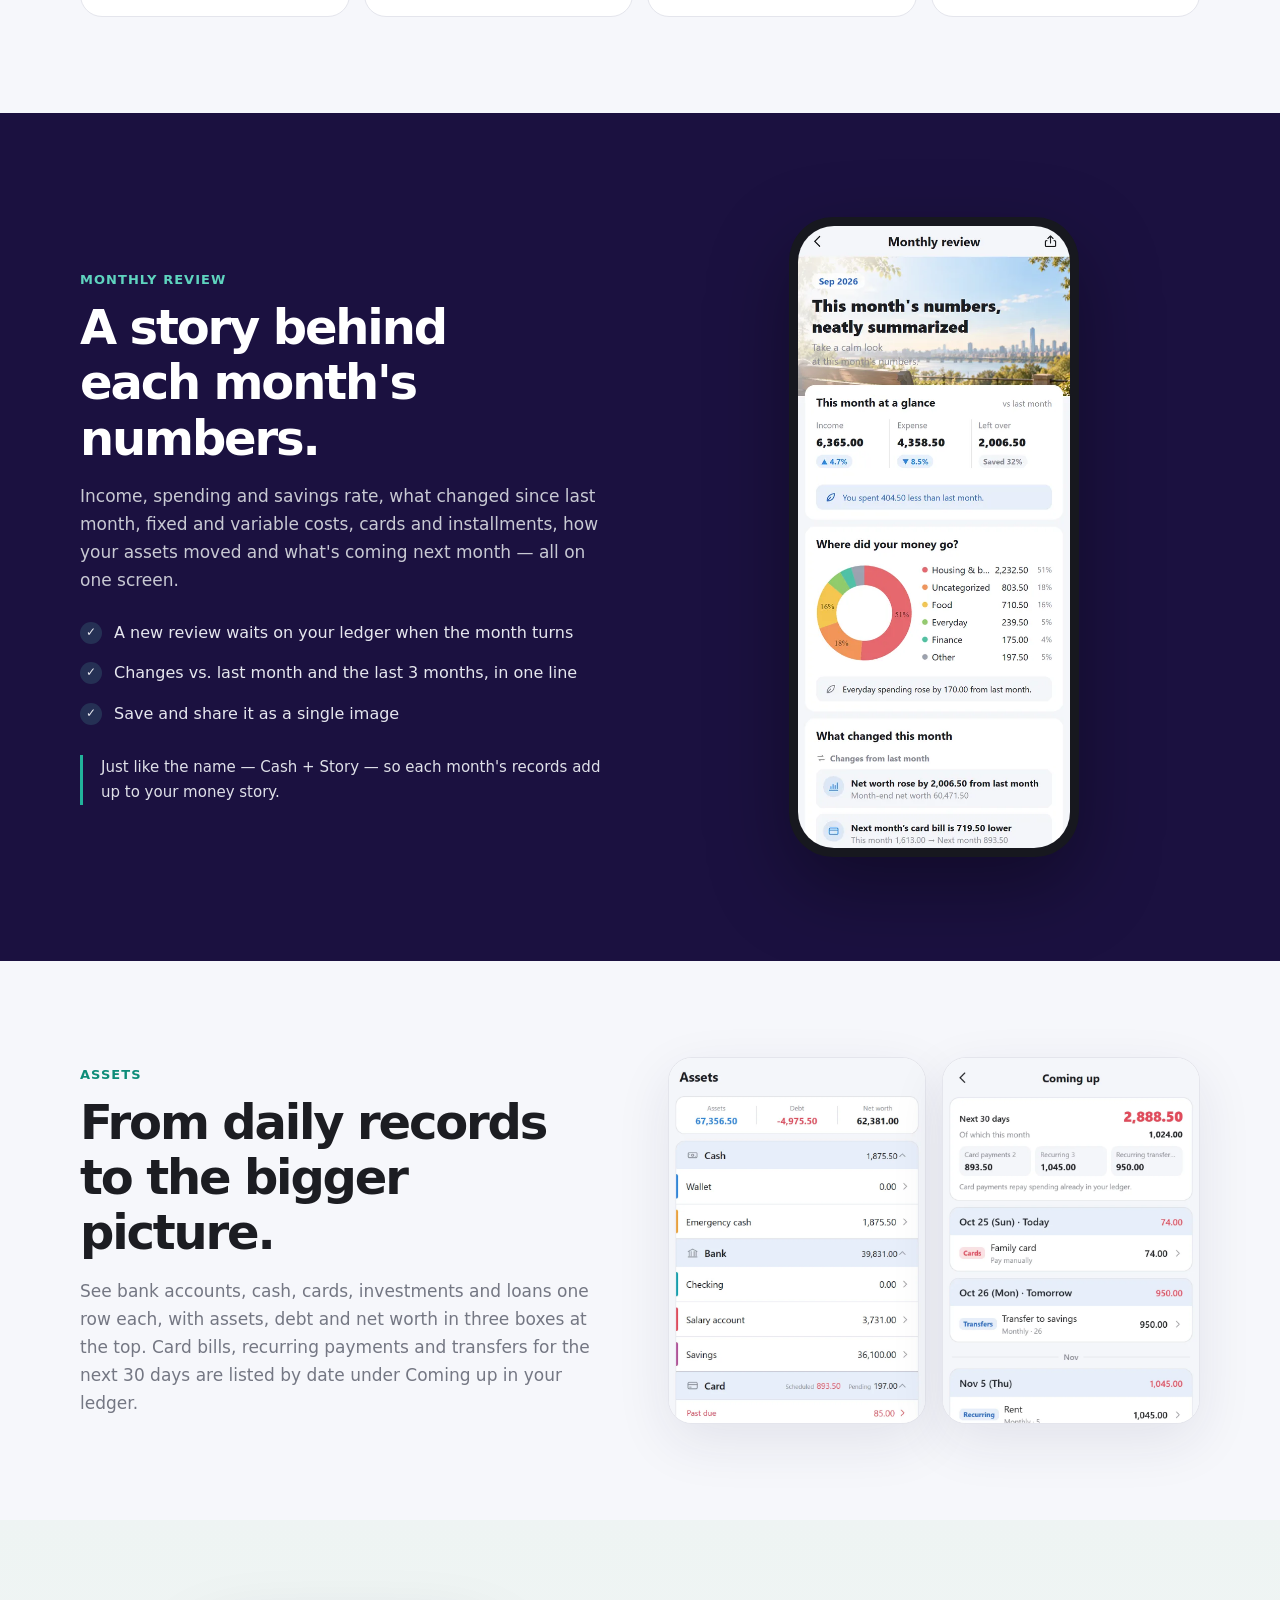
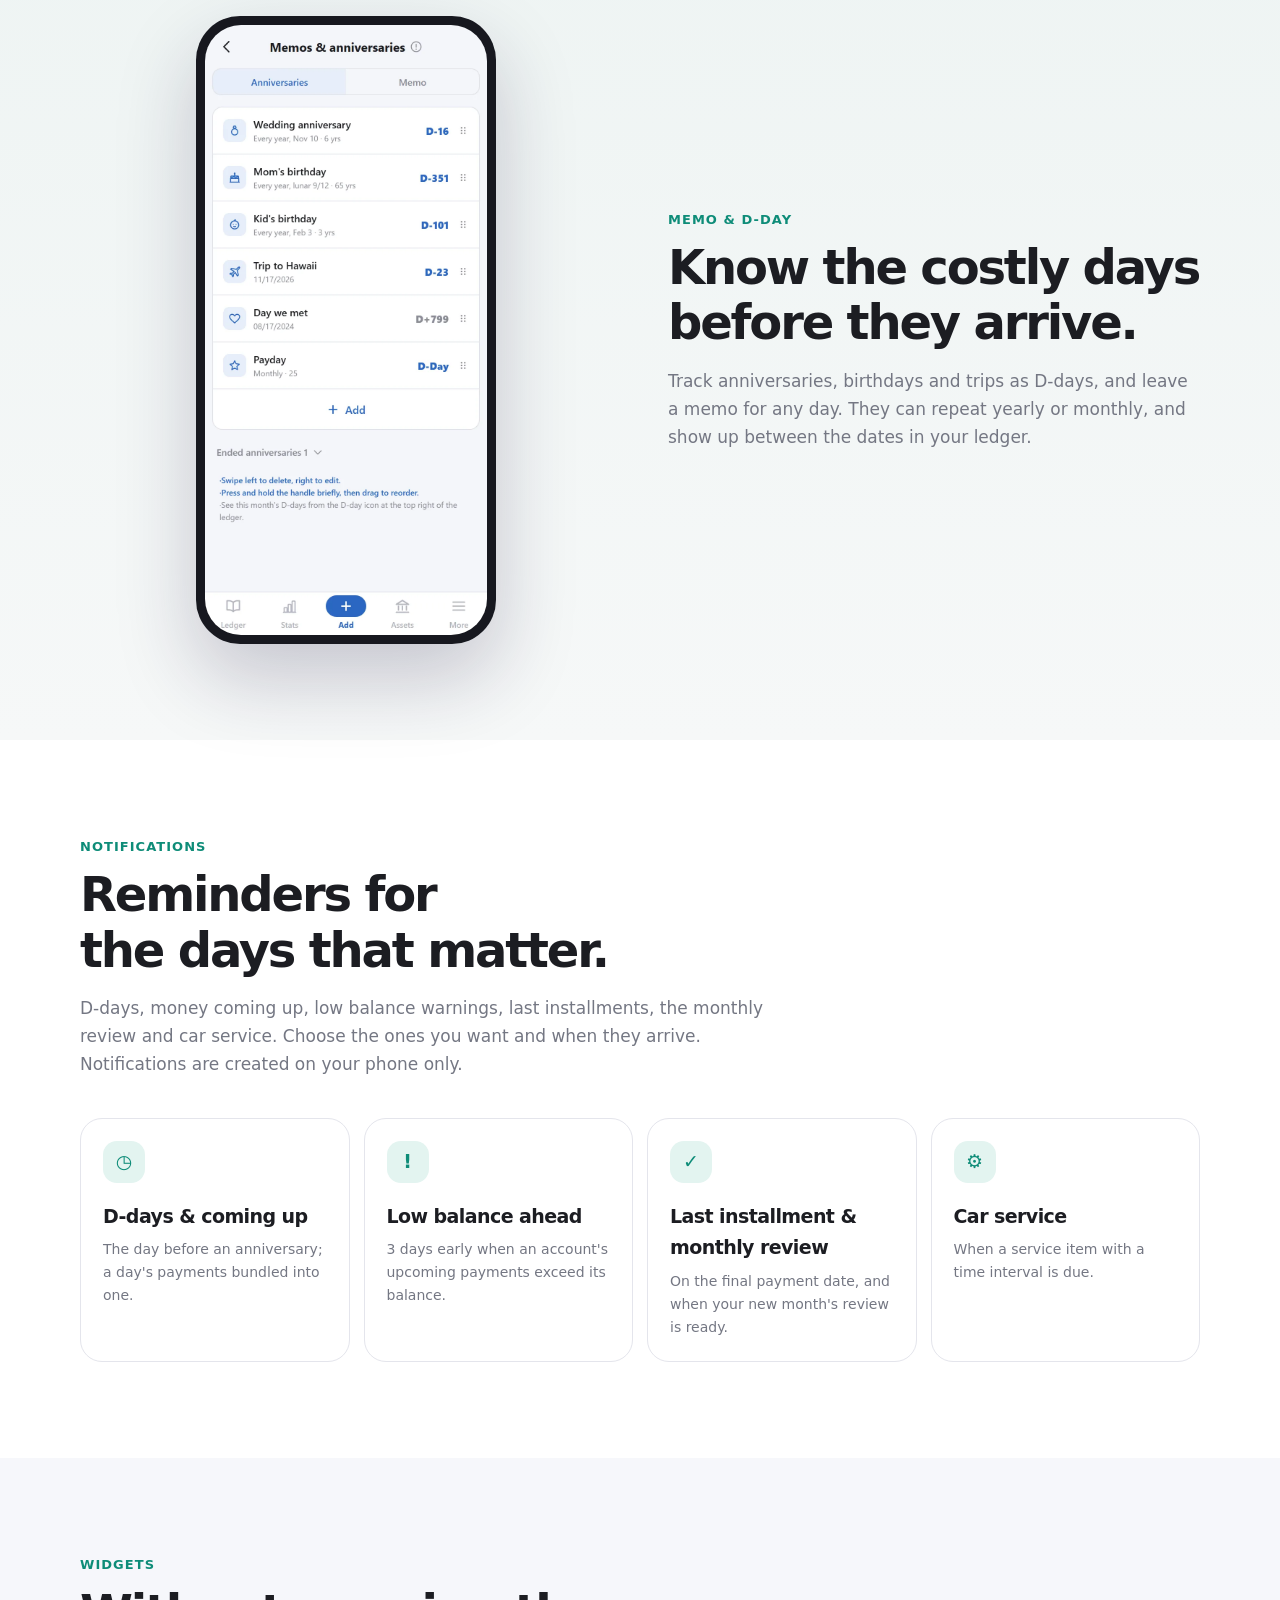
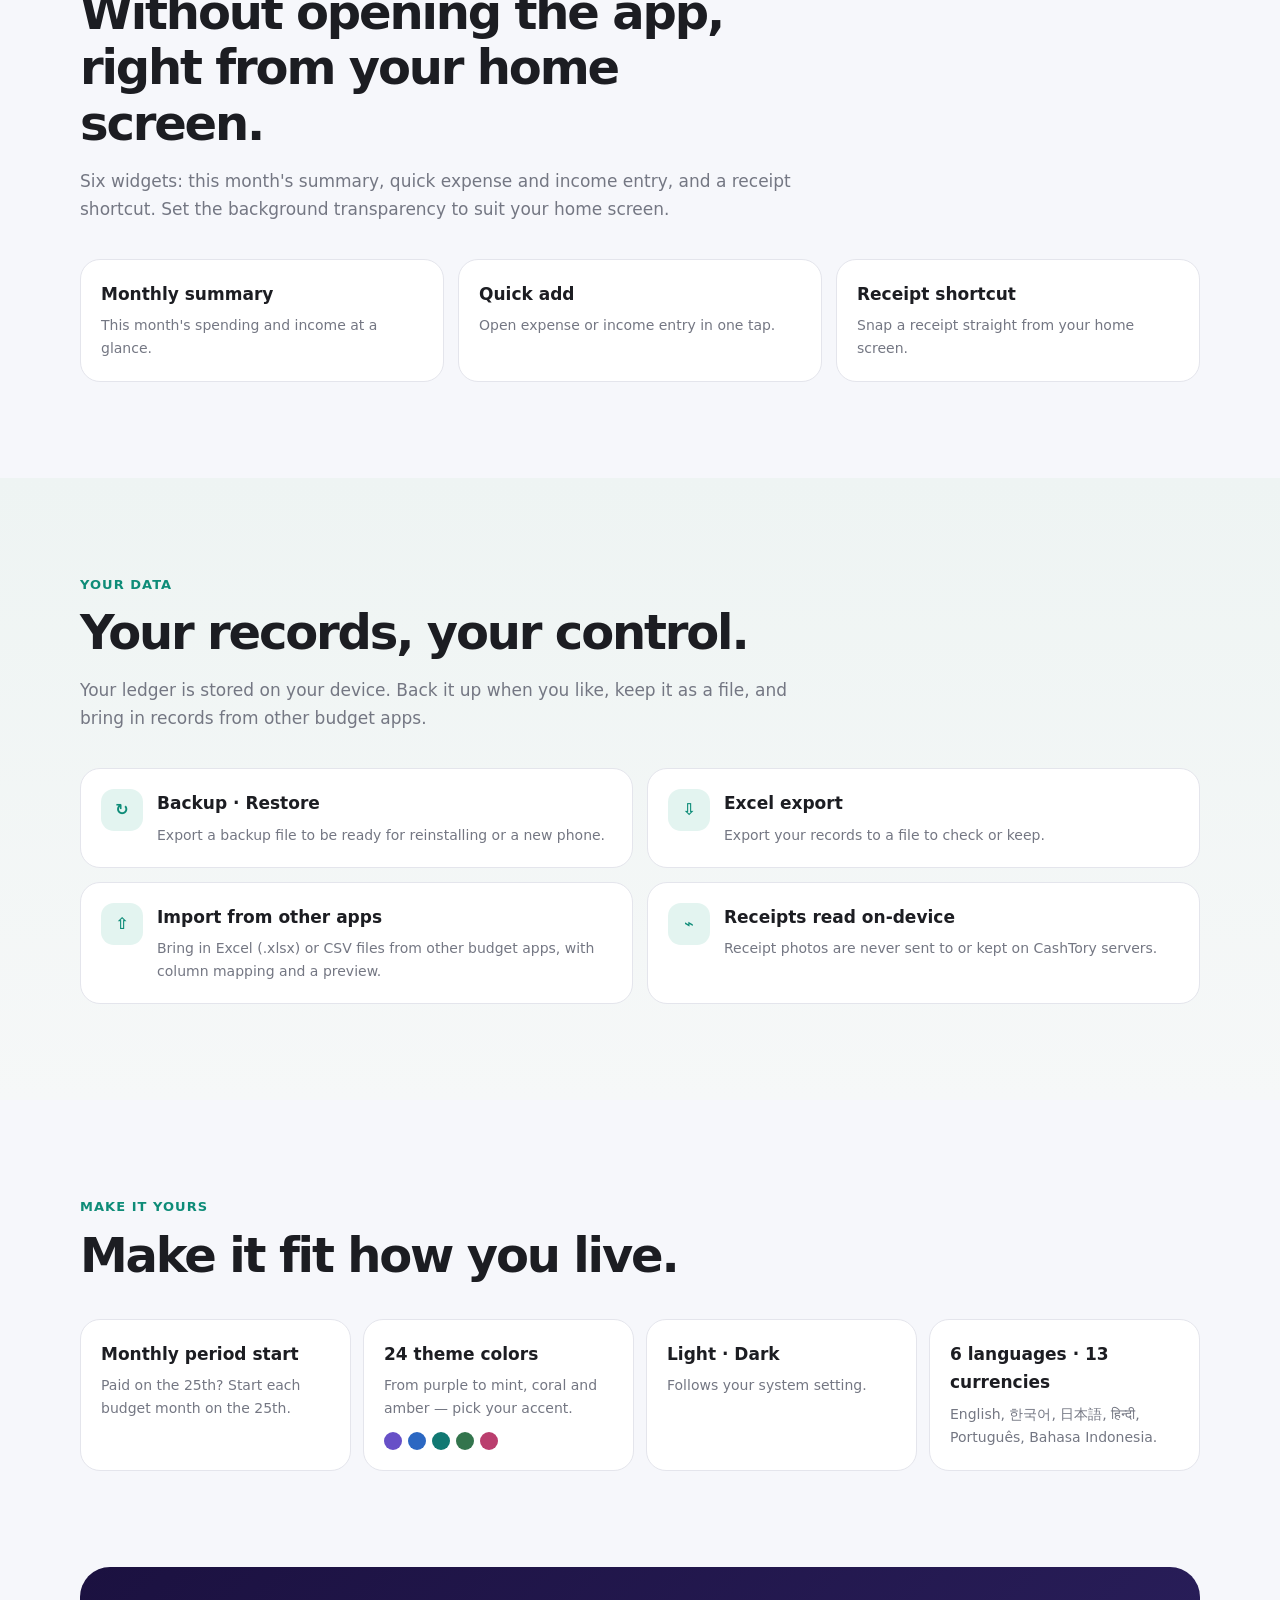
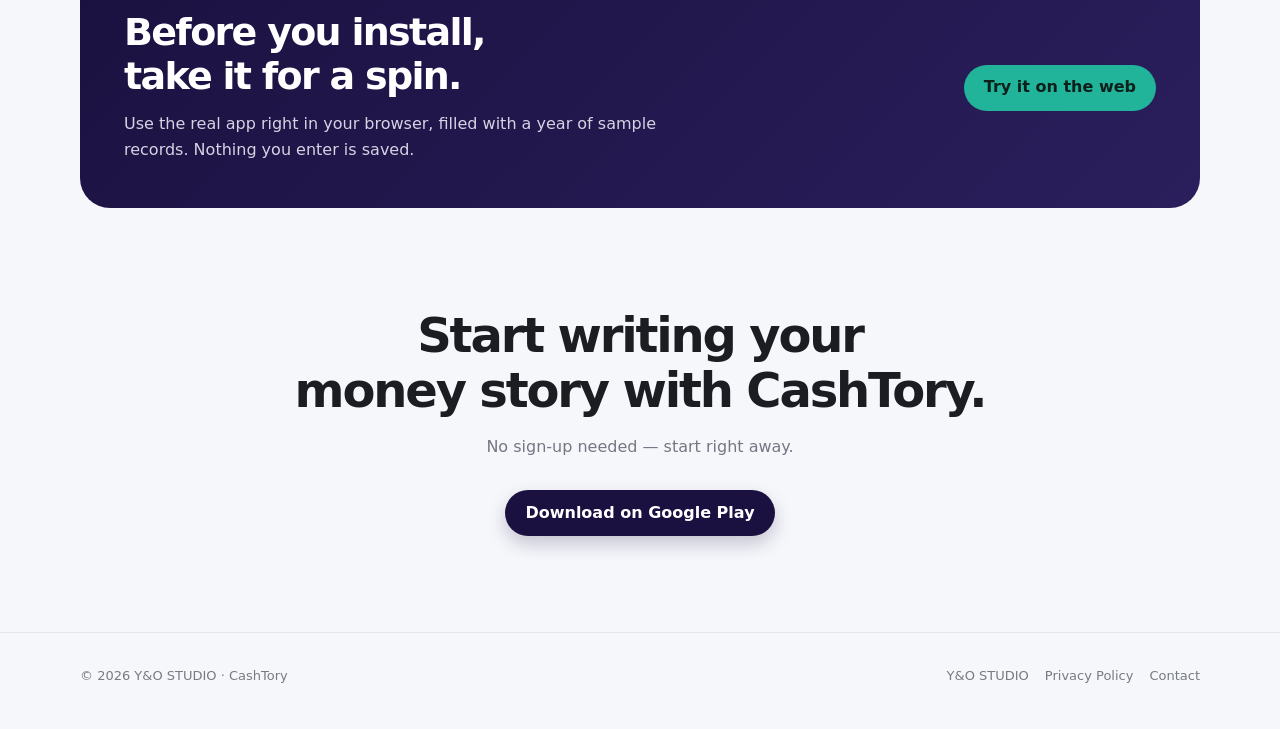
<file: cashtory/en/index.html>
<!doctype html>
<!-- Generated by tools/build_cashtory_pages.py — edit that file, not this one. -->
<html lang="en">
<head>
  <meta charset="utf-8" />
  <meta name="viewport" content="width=device-width, initial-scale=1" />
  <meta name="theme-color" content="#1B1140" />
  <meta name="description" content="From receipt scanning to cards and installments, assets, a vehicle log, a trip ledger, a monthly review and memos &amp; D-days. A budget app you can start without signing up." />
  <link rel="canonical" href="https://yandostudio.co.kr/cashtory/en/" />
  <link rel="alternate" hreflang="ko" href="https://yandostudio.co.kr/cashtory/" />
  <link rel="alternate" hreflang="ja" href="https://yandostudio.co.kr/cashtory/ja/" />
  <link rel="alternate" hreflang="en" href="https://yandostudio.co.kr/cashtory/en/" />
  <link rel="alternate" hreflang="x-default" href="https://yandostudio.co.kr/cashtory/" />
  <link rel="icon" href="/cashtory/assets/favicon-48.png" type="image/png" />
  <link rel="apple-touch-icon" href="/cashtory/assets/apple-touch-icon.png" />
  <meta property="og:type" content="website" />
  <meta property="og:site_name" content="Y&amp;O STUDIO" />
  <meta property="og:locale" content="en_US" />
  <meta property="og:url" content="https://yandostudio.co.kr/cashtory/en/" />
  <meta property="og:title" content="CashTory — Log lightly, see your money flow at a glance" />
  <meta property="og:description" content="From receipt scanning to cards and installments, assets, a vehicle log, a trip ledger, a monthly review and memos &amp; D-days. A budget app you can start without signing up." />
  <meta property="og:image" content="https://yandostudio.co.kr/cashtory/assets/og-image.jpg?v=20261017" />
  <meta property="og:image:width" content="1200" />
  <meta property="og:image:height" content="630" />
  <meta name="twitter:card" content="summary_large_image" />
  <title>CashTory — Log lightly, see your money flow at a glance</title>
  <style>
:root{--accent:#1B1140;--accent-soft:#ECEAF3;--point:#0E8C78;--point-soft:#E3F4F0;--bg:#F6F7FB;--card:#fff;--text:#1C1D22;--sub:#747783;--line:#E4E5EC;--shadow:0 18px 55px rgba(36,28,75,.09);--max:1120px}
*{box-sizing:border-box}
html{scroll-behavior:smooth}
body{margin:0;background:var(--bg);color:var(--text);font-family:Inter,ui-sans-serif,system-ui,-apple-system,BlinkMacSystemFont,"Segoe UI","Noto Sans KR","Apple SD Gothic Neo","Hiragino Sans","Noto Sans JP",sans-serif;line-height:1.65;-webkit-font-smoothing:antialiased}
:root:lang(ko) body{word-break:keep-all}
:root:lang(ja) :is(h1,h2,.tryBand h2){word-break:keep-all}
a{color:inherit;text-decoration:none}
img{display:block;max-width:100%;height:auto}
.wrap{width:min(calc(100% - 40px),var(--max));margin:0 auto}
.top{position:sticky;top:0;z-index:20;background:rgba(246,247,251,.88);backdrop-filter:blur(18px);border-bottom:1px solid rgba(228,229,236,.8)}
.nav{min-height:68px;display:flex;align-items:center;justify-content:space-between;gap:20px}
.brand{display:flex;align-items:center;gap:10px;font-weight:850;letter-spacing:-.03em}
.brand img{width:36px;height:36px;border-radius:11px;box-shadow:0 4px 12px rgba(28,17,71,.16)}
.navRight{display:flex;align-items:center;gap:20px}
.navlinks{display:flex;align-items:center;gap:20px;font-size:14px;color:#565965;font-weight:650}
.navlinks a:hover{color:var(--point)}
.lang{display:flex;gap:2px;padding:3px;border:1px solid var(--line);border-radius:999px;background:#fff;font-size:12px;font-weight:800}
.lang a{padding:4px 9px;border-radius:999px;color:var(--sub)}
.lang a[aria-current]{background:var(--accent);color:#fff}
.pill{white-space:nowrap;display:inline-flex;align-items:center;justify-content:center;min-height:46px;padding:0 20px;border-radius:999px;background:var(--accent);color:#fff;font-weight:800;box-shadow:0 8px 18px rgba(27,17,64,.22)}
.pill.ghost{background:#fff;color:var(--text);border:1px solid var(--line);box-shadow:none}
.pill.small{min-height:40px;padding:0 16px;font-size:14px}
.hero{padding:72px 0 64px;overflow:hidden}
.heroGrid{display:grid;grid-template-columns:1.05fr .95fr;gap:56px;align-items:center}
.eyebrow{display:inline-flex;align-items:center;gap:8px;margin-bottom:18px;font-size:13px;font-weight:800;color:var(--point);letter-spacing:.08em}
.eyebrow::before{content:"";width:7px;height:7px;border-radius:50%;background:var(--point)}
h1{margin:0;font-size:clamp(38px,4.9vw,62px);line-height:1.08;letter-spacing:-.05em}
h2{margin:0;font-size:clamp(30px,4.2vw,48px);line-height:1.15;letter-spacing:-.045em}
.lead{margin:22px 0 0;max-width:600px;font-size:clamp(17px,2vw,20px);color:var(--sub)}
.cta{display:flex;gap:10px;flex-wrap:wrap;margin-top:30px}
.micro{margin-top:16px;font-size:13px;color:#8A8C97}
.stage{position:relative;display:grid;place-items:center;min-height:620px}
.halo{position:absolute;width:500px;height:500px;border-radius:50%;background:radial-gradient(circle,#D3EFE8 0,#EAF6F3 48%,rgba(234,246,243,0) 72%)}
.phone{position:relative;width:min(300px,78vw);border-radius:44px;background:#17181F;padding:9px;box-shadow:0 34px 80px rgba(31,25,62,.22)}
.phone img{width:100%;border-radius:36px}
.hero .phone{transform:rotate(2deg)}
.float{position:absolute;background:#fff;border:1px solid var(--line);border-radius:16px;box-shadow:var(--shadow);padding:11px 15px;font-size:13px;font-weight:750;line-height:1.4}
.float em{display:block;font-style:normal;color:var(--point)}
.float.one{left:0;top:110px}.float.two{right:0;bottom:110px}
.trust{padding:0 0 64px}
.grid4{display:grid;grid-template-columns:repeat(4,1fr);gap:12px}
.trustItem{background:#fff;border:1px solid var(--line);border-radius:18px;padding:18px}
.trustItem b{display:block;font-size:15px}.trustItem span{font-size:13px;color:var(--sub)}
section.block{padding:96px 0}
.tint{background:linear-gradient(180deg,#EEF4F3,#F6F8F8)}
.white{background:#fff}
.head{max-width:720px;margin-bottom:36px}
.kicker{margin:0 0 10px;color:var(--point);font-size:13px;font-weight:850;letter-spacing:.08em}
.sectionLead{margin:16px 0 0;color:var(--sub);font-size:17px}
.split{display:grid;grid-template-columns:1fr 1fr;gap:56px;align-items:center}
.split.rev>.media{order:-1}
.media{display:flex;justify-content:center;gap:18px;flex-wrap:wrap}
.shot{margin:0;width:min(390px,100%);border-radius:24px;overflow:hidden;background:#fff;border:1px solid var(--line);box-shadow:var(--shadow)}
.shots{display:grid;grid-template-columns:1fr 1fr;gap:16px;align-items:start;width:min(600px,100%)}
.features{display:grid;grid-template-columns:repeat(4,1fr);gap:14px;margin-top:40px}
.feature{background:#fff;border:1px solid var(--line);border-radius:22px;padding:22px}
.featureIcon{width:42px;height:42px;border-radius:14px;background:var(--point-soft);display:grid;place-items:center;color:var(--point);font-size:19px;font-weight:900}
.feature h3{margin:18px 0 6px;font-size:19px;letter-spacing:-.03em}.feature p{margin:0;color:var(--sub);font-size:14px}
.inputMedia{display:flex;justify-content:center;gap:24px;margin-top:48px}
.inputMedia .phone{width:min(280px,44vw)}
.inputMedia.four{display:grid;grid-template-columns:repeat(4,minmax(0,250px));justify-content:center;gap:22px}
.inputMedia.four .phone{width:auto;border-radius:38px;padding:8px}.inputMedia.four .phone img{border-radius:31px}
.inputMedia.four figure{margin:0}.inputMedia.four figcaption{margin-top:14px;text-align:center;font-size:14px;font-weight:800;color:var(--sub)}
.receipt{margin-top:56px;display:grid;grid-template-columns:.8fr 1.2fr;gap:32px;align-items:center;background:#fff;border:1px solid var(--line);border-radius:28px;padding:24px;box-shadow:var(--shadow)}
.scrollShot{background:#15151a;border-radius:30px;padding:8px;width:min(320px,100%);height:560px;margin:0 auto;overflow:hidden}
.scrollShot img{width:100%;border-radius:23px;animation:shotScroll 12s cubic-bezier(.65,0,.35,1) infinite alternate}
@keyframes shotScroll{0%,10%{transform:translateY(0)}90%,100%{transform:translateY(calc(-100% + 544px))}}
.receipt h3{font-size:26px;letter-spacing:-.035em;margin:0 0 10px;line-height:1.3}.receipt p{margin:0;color:var(--sub)}
.note{margin-top:14px;padding:12px 14px;border-radius:14px;background:var(--point-soft);color:#0B6E5F;font-size:13px;font-weight:700}
.list{display:grid;gap:14px;margin-top:26px}
.listItem{display:flex;gap:12px;align-items:flex-start}
.check{flex:none;width:22px;height:22px;margin-top:2px;border-radius:50%;background:var(--point-soft);color:var(--point);display:grid;place-items:center;font-size:12px;font-weight:900}
.listItem b{display:block;font-size:15px}.listItem small{color:var(--sub);font-size:14px}
.reviewSec{padding:104px 0;background:#1B1140;color:#fff;overflow:hidden}
.reviewSec .kicker{color:#5FD4BF}.reviewSec .sectionLead{color:#C8C9D3}
.reviewSec .check{background:rgba(95,212,191,.16);color:#5FD4BF}
.reviewSec .listItem span{color:#E6E7EE}
.quote{margin-top:28px;border-left:3px solid #22B39B;padding-left:18px;color:#DFE0E8;font-size:15px}
.reviewPhone{width:min(290px,86vw);height:640px;margin:0 auto;background:#17181F;border-radius:44px;padding:9px;box-shadow:0 30px 80px rgba(0,0,0,.35);overflow:hidden}
.reviewScreen{height:100%;overflow:hidden;border-radius:36px;background:#f4f5f9}
.reviewScreen img{width:100%;animation:reviewScroll 16s cubic-bezier(.65,0,.35,1) infinite alternate}
@keyframes reviewScroll{0%,8%{transform:translateY(0)}92%,100%{transform:translateY(calc(-100% + 622px))}}
.widgetImg{max-width:420px;margin:0 auto;border-radius:24px;overflow:hidden}
.grid3{display:grid;grid-template-columns:repeat(3,1fr);gap:14px}
.grid2{display:grid;grid-template-columns:repeat(2,1fr);gap:14px}
.card{background:#fff;border:1px solid var(--line);border-radius:20px;padding:20px}
.card b{font-size:17px}.card p{margin:6px 0 0;color:var(--sub);font-size:14px}
.dataCard{display:flex;gap:14px}
.dataCard i{flex:none;font-style:normal;width:42px;height:42px;border-radius:13px;background:var(--point-soft);color:var(--point);display:grid;place-items:center;font-weight:900}
.swatches{display:flex;gap:6px;margin-top:12px}.swatches span{width:18px;height:18px;border-radius:50%}
.tryBand{background:linear-gradient(135deg,#1B1140,#2A1F5C);color:#fff;border-radius:30px;padding:44px;display:grid;grid-template-columns:1fr auto;gap:28px;align-items:center}
.tryBand h2{font-size:clamp(26px,3.4vw,38px)}
.tryBand p{margin:12px 0 0;color:#D6D3E4;max-width:560px}
.tryBand .pill{background:#22B39B;color:#0B1F1B;box-shadow:none}
.centerCta{text-align:center;padding:100px 0 96px}
.centerCta p{color:var(--sub);margin:16px 0 26px}
.centerCta .cta{justify-content:center}
footer{padding:32px 0 42px;border-top:1px solid var(--line);color:#777A85;font-size:13px}
.footerRow{display:flex;justify-content:space-between;gap:22px;flex-wrap:wrap}.footerLinks{display:flex;gap:16px;flex-wrap:wrap}
@media(max-width:960px){
  .navlinks{display:none}
  .heroGrid,.split,.receipt,.tryBand{grid-template-columns:1fr}
  .split.rev>.media{order:0}
  .features{grid-template-columns:1fr 1fr}
  .grid4{grid-template-columns:1fr 1fr}
  .inputMedia.four{grid-template-columns:repeat(2,minmax(0,280px))}
  .stage{min-height:0;padding:12px 0}
}
@media(max-width:600px){
  .wrap{width:min(calc(100% - 28px),var(--max))}
  .hero{padding-top:44px}
  .navRight{gap:10px}
  .lang a{padding:4px 7px}
  .float{display:none}
  .features,.grid4,.grid3,.grid2,.shots{grid-template-columns:1fr}
  .pill.small{min-height:36px;padding:0 12px;font-size:13px}
  .brand span{display:none}
  .inputMedia{gap:12px}
  .inputMedia .phone{width:46vw;border-radius:28px;padding:6px}
  .inputMedia .phone img{border-radius:23px}
  .inputMedia.four{gap:16px 12px}
  .inputMedia.four .phone{width:auto}
  .inputMedia.four figcaption{margin-top:10px;font-size:13px}
  section.block,.reviewSec{padding:72px 0}
  .tryBand{padding:30px 24px}
}
@media(prefers-reduced-motion:reduce){.reviewScreen img,.scrollShot img{animation:none}}
  </style>
</head>
<body>
  <header class="top">
    <div class="wrap nav">
      <a class="brand" href="/cashtory/en/"><img src="/cashtory/assets/app-icon.webp" alt="" width="36" height="36"><span>CashTory</span></a>
      <div class="navRight">
        <nav class="navlinks" aria-label="CashTory"><a href="#features">Features</a><a href="#vehicle">Vehicle log</a><a href="#trip">Trips</a><a href="#review">Monthly review</a><a href="/cashtory/demo/?lang=en">Try it</a></nav>
        <nav class="lang" aria-label="Language"><a href="/cashtory/" hreflang="ko" lang="ko">KO</a><a href="/cashtory/ja/" hreflang="ja" lang="ja">JA</a><a href="/cashtory/en/" hreflang="en" lang="en" aria-current="page">EN</a></nav>
        <a class="pill small" href="https://play.google.com/store/apps/details?id=com.yandostudio.cashtory">Google Play</a>
      </div>
    </div>
  </header>

  <main>
    <section class="hero">
      <div class="wrap heroGrid">
        <div>
          <div class="eyebrow">CASH + STORY</div>
          <h1>Log lightly.<br>See your money at a glance.</h1>
          <p class="lead">From receipts to cards and installments, assets, your car, your trips and a monthly review. No finance jargon — just an easy way to keep track of where your money goes.</p>
          <div class="cta">
            <a class="pill" href="https://play.google.com/store/apps/details?id=com.yandostudio.cashtory">Get it on Google Play</a>
            <a class="pill ghost" href="/cashtory/demo/?lang=en">Try it without installing</a>
          </div>
          <div class="micro">No sign-up · 6 languages · 13 currencies</div>
        </div>
        <div class="stage">
          <div class="halo"></div>
          <div class="phone"><img src="/cashtory/assets/screens/en/ledger.webp?v=20261025" alt="CashTory ledger screen" width="780" height="1688"></div>
          <div class="float one">One center button,<em>four ways to add</em></div>
          <div class="float two">Memos &amp; D-days,<em>right in your ledger</em></div>
        </div>
      </div>
    </section>

    <section class="trust" aria-label="CashTory">
      <div class="wrap grid4"><div class="trustItem"><b>No sign-up</b><span>Install and start right away.</span></div><div class="trustItem"><b>Stored on your device</b><span>Your records stay on your phone, not our servers.</span></div><div class="trustItem"><b>6 languages · 13 currencies</b><span>English · 日本語 · 한국어 and more.</span></div><div class="trustItem"><b>Backup &amp; Excel</b><span>Your records aren&#x27;t locked inside the app.</span></div></div>
    </section>

    <section class="block white" id="features">
      <div class="wrap">
        <div class="head">
          <p class="kicker">FAST INPUT</p>
          <h2>One center button,<br>four ways to add.</h2>
          <p class="sectionLead">Tap the center Add button to type it in, or hold and slide for receipts, favorites, or a memo &amp; D-day. After the amount, the next field opens on its own.</p>
        </div>
        <div class="inputMedia">
          <div class="phone"><img src="/cashtory/assets/screens/en/guide.webp?v=20261025" alt="Input methods guide" width="780" height="1688" loading="lazy" decoding="async"></div>
          <div class="phone"><img src="/cashtory/assets/screens/en/add.webp?v=20261025" alt="Add record screen" width="780" height="1688" loading="lazy" decoding="async"></div>
        </div>
        <div class="features"><article class="feature"><div class="featureIcon" aria-hidden="true">✎</div><h3>Type it in</h3><p>Enter the amount on the calculator, pick an account and category, done. Expense, income and transfer on one screen.</p></article><article class="feature"><div class="featureIcon" aria-hidden="true">▣</div><h3>Receipt</h3><p>Helps read the date, store, total and items. Save it as one record or split it by item.</p></article><article class="feature"><div class="featureIcon" aria-hidden="true">★</div><h3>Favorites</h3><p>Save things you buy often — coffee, lunch, transit — and add them for today in a tap.</p></article><article class="feature"><div class="featureIcon" aria-hidden="true">◷</div><h3>Memo &amp; D-day</h3><p>See the day&#x27;s memo and upcoming anniversaries right between the dates in your ledger.</p></article></div>
      </div>
    </section>

    <section class="block tint">
      <div class="wrap split">
        <div>
          <p class="kicker">CARD & INSTALLMENT</p>
          <h2>Money you spent by card,<br>and money still to pay.</h2>
          <p class="sectionLead">Card purchases count as spending on the day you buy; paying the card bill is a transfer that pays down the debt — so nothing gets counted twice.</p>
          <div class="list"><div class="listItem"><span class="check">✓</span><div><b>Upcoming card bills</b><small>Due date, paying account and D-day in one row</small></div></div><div class="listItem"><span class="check">✓</span><div><b>Auto-pay</b><small>Handled by payment account and due date</small></div></div><div class="listItem"><span class="check">✓</span><div><b>Installments</b><small>Equal payment, equal principal or flat interest</small></div></div><div class="listItem"><span class="check">✓</span><div><b>Pay off early</b><small>Settle future installments in one go</small></div></div></div>
        </div>
        <div class="media"><figure class="shot"><img src="/cashtory/assets/screens/en/cards.webp?v=20261025" alt="Card bills on the Assets tab" width="736" height="464" loading="lazy" decoding="async"></figure></div>
      </div>
    </section>

    <section class="block">
      <div class="wrap split rev">
        <div>
          <p class="kicker">STATS</p>
          <h2>This month's flow,<br>in one photo and one line.</h2>
          <p class="sectionLead">The first card in Stats compares this month&#x27;s spending with last month and your 6-month average, and sums it up in one line. Then fixed vs. variable costs, the 6-month trend, and each category&#x27;s share and change.</p>
        </div>
        <div class="media">
          <div class="shots">
            <figure class="shot"><img src="/cashtory/assets/screens/en/stats.webp?v=20261025" alt="Stats summary screen" width="780" height="1402" loading="lazy" decoding="async"></figure>
            <figure class="shot"><img src="/cashtory/assets/screens/en/category.webp?v=20261025" alt="Spending by category" width="740" height="822" loading="lazy" decoding="async"></figure>
          </div>
        </div>
      </div>
    </section>

    <section class="block white" id="vehicle">
      <div class="wrap">
        <div class="head">
          <p class="kicker">VEHICLE LOG</p>
          <h2>What your car costs,<br>right in your ledger.</h2>
          <p class="sectionLead">Add your car, and fuel and service expenses also log mileage, fuel and replaced parts. Fuel economy, running costs and the next service are all on the Vehicle tab in Stats.</p>
        </div>
        <div class="inputMedia">
          <div class="phone"><img src="/cashtory/assets/screens/en/vehicle.webp?v=20261025" alt="Vehicle tab in Stats" width="780" height="1688" loading="lazy" decoding="async"></div>
          <div class="phone"><img src="/cashtory/assets/screens/en/vehicle2.webp?v=20261025" alt="Vehicle running costs and details" width="780" height="1688" loading="lazy" decoding="async"></div>
        </div>
        <div class="features"><article class="feature"><div class="featureIcon" aria-hidden="true">⛽</div><h3>Fuel-ups in one entry</h3><p>Log the odometer and fuel as you record the expense. Fuel economy and cost per mile are worked out for you.</p></article><article class="feature"><div class="featureIcon" aria-hidden="true">⚙</div><h3>Service reminders</h3><p>Track oil, filters and tires by distance or time, and see what&#x27;s overdue or coming up.</p></article><article class="feature"><div class="featureIcon" aria-hidden="true">⚡</div><h3>EVs and a second car</h3><p>Gas, diesel, LPG, hybrid or electric; miles and gallons or km and liters. Add up to 2 cars for free.</p></article><article class="feature"><div class="featureIcon" aria-hidden="true">◔</div><h3>Vehicle stats</h3><p>This month&#x27;s running costs, 6-month cost and fuel economy charts, and maintenance items on one screen.</p></article></div>
      </div>
    </section>

    <section class="block" id="trip">
      <div class="wrap">
        <div class="head">
          <p class="kicker">TRIP LEDGER</p>
          <h2>Trip spending<br>in its own notebook.</h2>
          <p class="sectionLead">Keep each trip separate and move only the expenses you choose into your ledger. Enter amounts in the local currency and see totals at your exchange rate; for group trips, it tells you who should pay whom, and how much.</p>
        </div>
        <div class="inputMedia four"><figure><div class="phone"><img src="/cashtory/assets/screens/en/trip.webp?v=20261025" alt="Trip expenses screen" width="780" height="1688" loading="lazy" decoding="async"></div><figcaption>Expenses</figcaption></figure><figure><div class="phone"><img src="/cashtory/assets/screens/en/trip-plans.webp?v=20261025" alt="Trip schedule screen" width="780" height="1688" loading="lazy" decoding="async"></div><figcaption>Schedule</figcaption></figure><figure><div class="phone"><img src="/cashtory/assets/screens/en/trip-stats.webp?v=20261025" alt="Trip stats screen" width="780" height="1688" loading="lazy" decoding="async"></div><figcaption>Stats</figcaption></figure><figure><div class="phone"><img src="/cashtory/assets/screens/en/trip2.webp?v=20261025" alt="Trip settle-up screen" width="780" height="1688" loading="lazy" decoding="async"></div><figcaption>Settle up</figcaption></figure></div>
        <div class="features"><article class="feature"><div class="featureIcon" aria-hidden="true">€</div><h3>Local currency as is</h3><p>Enter euros or yen as they are; totals, per person and per day are converted at your rate.</p></article><article class="feature"><div class="featureIcon" aria-hidden="true">⇄</div><h3>Settle up automatically</h3><p>Pick who paid and who&#x27;s splitting. Share the settlement as an image, and swap trip files to combine everyone&#x27;s entries.</p></article><article class="feature"><div class="featureIcon" aria-hidden="true">☑</div><h3>Plans &amp; packing list</h3><p>Plans sort by time as you go, with notes and map links that open the map or directions in one tap. Pack with the built-in abroad or domestic lists.</p></article><article class="feature"><div class="featureIcon" aria-hidden="true">✈</div><h3>Trip mode</h3><p>From the day before you leave, one switch above your ledger opens the trip first. Countries you&#x27;ve visited fill in on a world map.</p></article></div>
      </div>
    </section>

    <section class="reviewSec" id="review">
      <div class="wrap split">
        <div>
          <p class="kicker">MONTHLY REVIEW</p>
          <h2>A story behind<br>each month's numbers.</h2>
          <p class="sectionLead">Income, spending and savings rate, what changed since last month, fixed and variable costs, cards and installments, how your assets moved and what&#x27;s coming next month — all on one screen.</p>
          <div class="list"><div class="listItem"><span class="check">✓</span><span>A new review waits on your ledger when the month turns</span></div><div class="listItem"><span class="check">✓</span><span>Changes vs. last month and the last 3 months, in one line</span></div><div class="listItem"><span class="check">✓</span><span>Save and share it as a single image</span></div></div>
          <div class="quote">Just like the name — Cash + Story — so each month&#x27;s records add up to your money story.</div>
        </div>
        <div class="media">
          <div class="reviewPhone"><div class="reviewScreen"><img src="/cashtory/assets/screens/en/review.webp?v=20261025" alt="Monthly review screen" width="540" height="3052" loading="lazy" decoding="async"></div></div>
        </div>
      </div>
    </section>

    <section class="block">
      <div class="wrap split">
        <div>
          <p class="kicker">ASSETS</p>
          <h2>From daily records<br>to the bigger picture.</h2>
          <p class="sectionLead">See bank accounts, cash, cards, investments and loans one row each, with assets, debt and net worth in three boxes at the top. Card bills, recurring payments and transfers for the next 30 days are listed by date under Coming up in your ledger.</p>
        </div>
        <div class="media">
          <div class="shots">
            <figure class="shot"><img src="/cashtory/assets/screens/en/assets.webp?v=20261025" alt="Assets tab" width="780" height="1112" loading="lazy" decoding="async"></figure>
            <figure class="shot"><img src="/cashtory/assets/screens/en/upcoming.webp?v=20261025" alt="Coming up screen" width="780" height="1112" loading="lazy" decoding="async"></figure>
          </div>
        </div>
      </div>
    </section>

    <section class="block tint">
      <div class="wrap split rev">
        <div>
          <p class="kicker">MEMO & D-DAY</p>
          <h2>Know the costly days<br>before they arrive.</h2>
          <p class="sectionLead">Track anniversaries, birthdays and trips as D-days, and leave a memo for any day. They can repeat yearly or monthly, and show up between the dates in your ledger.</p>
        </div>
        <div class="media"><div class="phone"><img src="/cashtory/assets/screens/en/dday.webp?v=20261025" alt="Memos and anniversaries screen" width="780" height="1688" loading="lazy" decoding="async"></div></div>
      </div>
    </section>

    <section class="block white" id="notify">
      <div class="wrap">
        <div class="head">
          <p class="kicker">NOTIFICATIONS</p>
          <h2>Reminders for<br>the days that matter.</h2>
          <p class="sectionLead">D-days, money coming up, low balance warnings, last installments, the monthly review and car service. Choose the ones you want and when they arrive. Notifications are created on your phone only.</p>
        </div>
        <div class="features"><article class="feature"><div class="featureIcon" aria-hidden="true">◷</div><h3>D-days &amp; coming up</h3><p>The day before an anniversary; a day&#x27;s payments bundled into one.</p></article><article class="feature"><div class="featureIcon" aria-hidden="true">!</div><h3>Low balance ahead</h3><p>3 days early when an account&#x27;s upcoming payments exceed its balance.</p></article><article class="feature"><div class="featureIcon" aria-hidden="true">✓</div><h3>Last installment &amp; monthly review</h3><p>On the final payment date, and when your new month&#x27;s review is ready.</p></article><article class="feature"><div class="featureIcon" aria-hidden="true">⚙</div><h3>Car service</h3><p>When a service item with a time interval is due.</p></article></div>
      </div>
    </section>

    <section class="block">
      <div class="wrap">
        <div class="head">
          <p class="kicker">WIDGETS</p>
          <h2>Without opening the app,<br>right from your home screen.</h2>
          <p class="sectionLead">Six widgets: this month&#x27;s summary, quick expense and income entry, and a receipt shortcut. Set the background transparency to suit your home screen.</p>
        </div>
        <div class="grid3"><div class="card"><b>Monthly summary</b><p>This month&#x27;s spending and income at a glance.</p></div><div class="card"><b>Quick add</b><p>Open expense or income entry in one tap.</p></div><div class="card"><b>Receipt shortcut</b><p>Snap a receipt straight from your home screen.</p></div></div>
      </div>
    </section>

    <section class="block tint">
      <div class="wrap">
        <div class="head">
          <p class="kicker">YOUR DATA</p>
          <h2>Your records, your control.</h2>
          <p class="sectionLead">Your ledger is stored on your device. Back it up when you like, keep it as a file, and bring in records from other budget apps.</p>
        </div>
        <div class="grid2"><div class="card dataCard"><i aria-hidden="true">↻</i><div><b>Backup · Restore</b><p>Export a backup file to be ready for reinstalling or a new phone.</p></div></div><div class="card dataCard"><i aria-hidden="true">⇩</i><div><b>Excel export</b><p>Export your records to a file to check or keep.</p></div></div><div class="card dataCard"><i aria-hidden="true">⇧</i><div><b>Import from other apps</b><p>Bring in Excel (.xlsx) or CSV files from other budget apps, with column mapping and a preview.</p></div></div><div class="card dataCard"><i aria-hidden="true">⌁</i><div><b>Receipts read on-device</b><p>Receipt photos are never sent to or kept on CashTory servers.</p></div></div></div>
      </div>
    </section>

    <section class="block">
      <div class="wrap">
        <div class="head">
          <p class="kicker">MAKE IT YOURS</p>
          <h2>Make it fit how you live.</h2>
        </div>
        <div class="grid4"><div class="card"><b>Monthly period start</b><p>Paid on the 25th? Start each budget month on the 25th.</p></div><div class="card"><b>24 theme colors</b><p>From purple to mint, coral and amber — pick your accent.</p><div class="swatches"><span style="background:#6750C7"></span><span style="background:#2B67C2"></span><span style="background:#117872"></span><span style="background:#33754D"></span><span style="background:#BA3E6E"></span></div></div><div class="card"><b>Light · Dark</b><p>Follows your system setting.</p></div><div class="card"><b>6 languages · 13 currencies</b><p>English, 한국어, 日本語, हिन्दी, Português, Bahasa Indonesia.</p></div></div>
      </div>
    </section>

    <section class="wrap">
      <div class="tryBand">
        <div>
          <h2>Before you install,<br>take it for a spin.</h2>
          <p>Use the real app right in your browser, filled with a year of sample records. Nothing you enter is saved.</p>
        </div>
        <a class="pill" href="/cashtory/demo/?lang=en">Try it on the web</a>
      </div>
    </section>

    <section class="centerCta">
      <div class="wrap">
        <h2>Start writing your<br>money story with CashTory.</h2>
        <p>No sign-up needed — start right away.</p>
        <div class="cta"><a class="pill" href="https://play.google.com/store/apps/details?id=com.yandostudio.cashtory">Download on Google Play</a></div>
      </div>
    </section>
  </main>

  <footer>
    <div class="wrap footerRow">
      <span>© 2026 Y&amp;O STUDIO · CashTory</span>
      <div class="footerLinks"><a href="/">Y&amp;O STUDIO</a><a href="https://yando-studio.github.io/cashtory-privacy/">Privacy Policy</a><a href="mailto:official.yo.studio@gmail.com">Contact</a></div>
    </div>
  </footer>
</body>
</html>
</file>
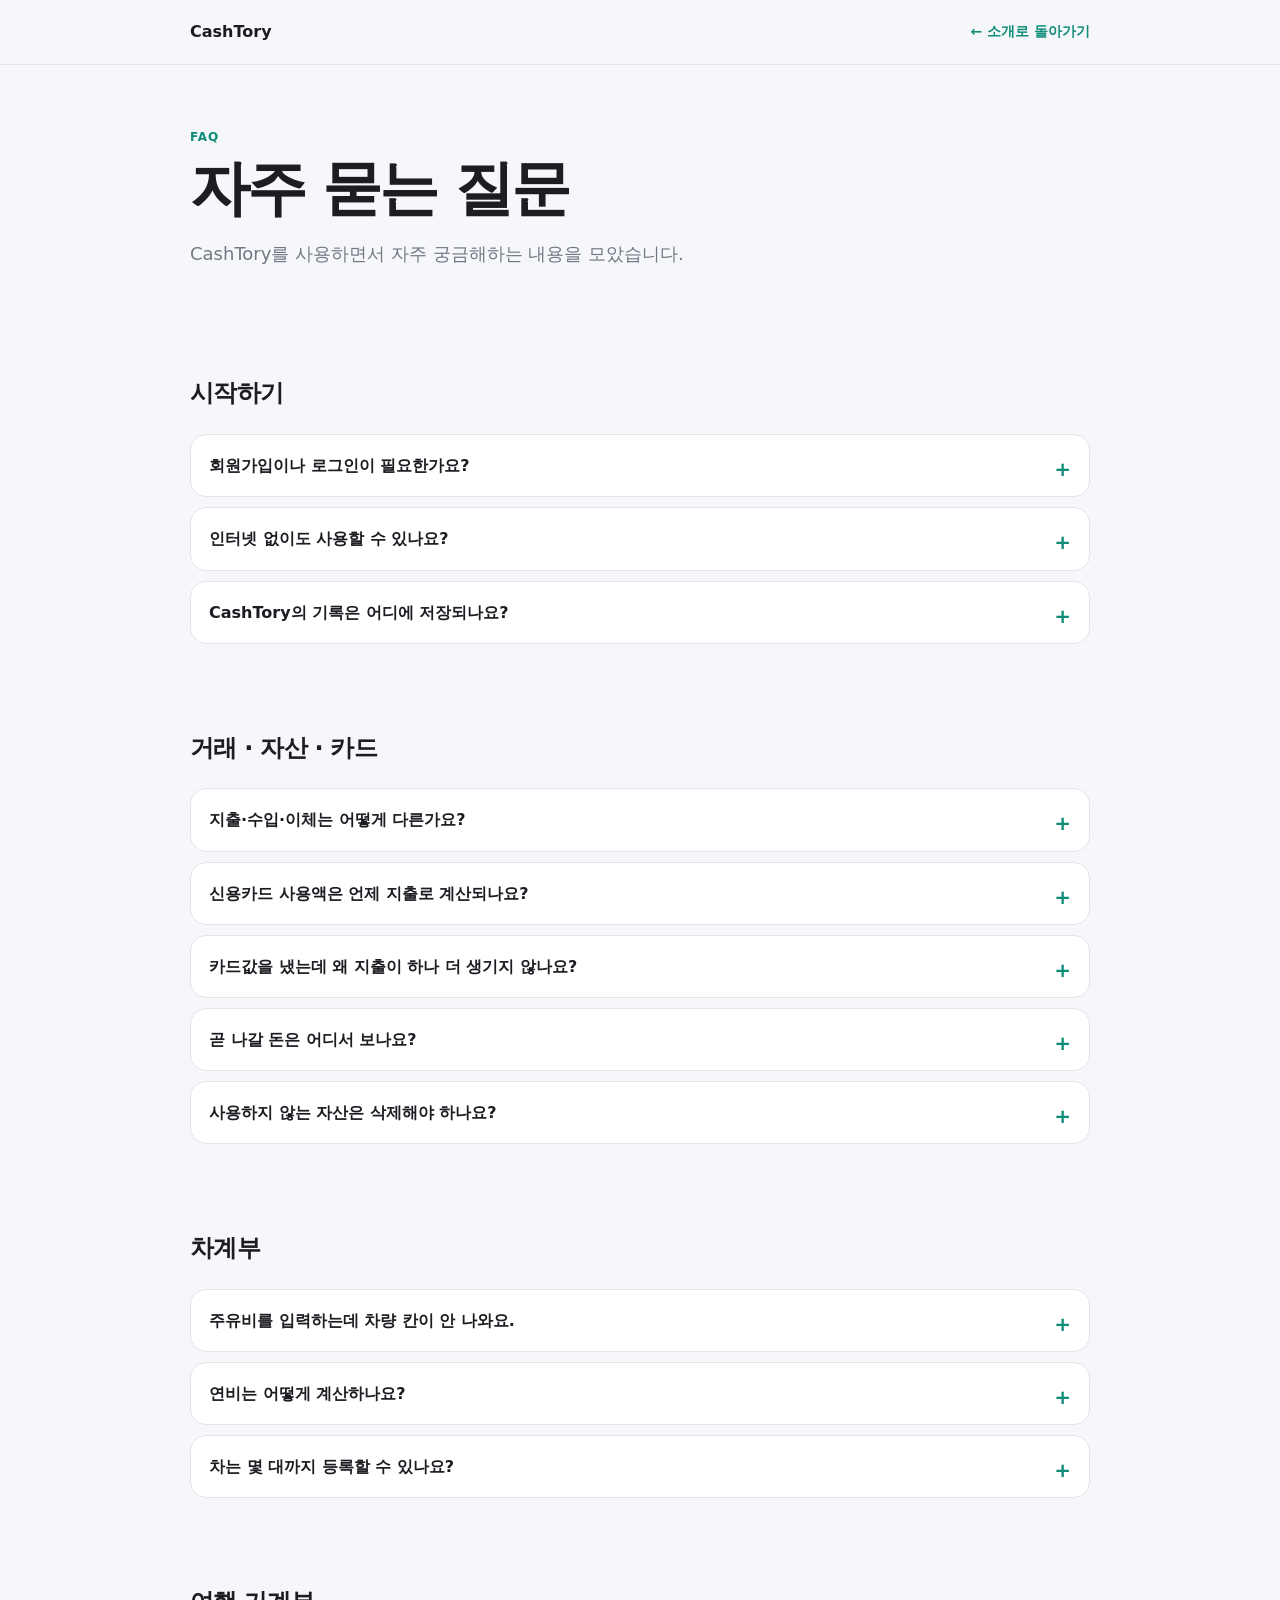
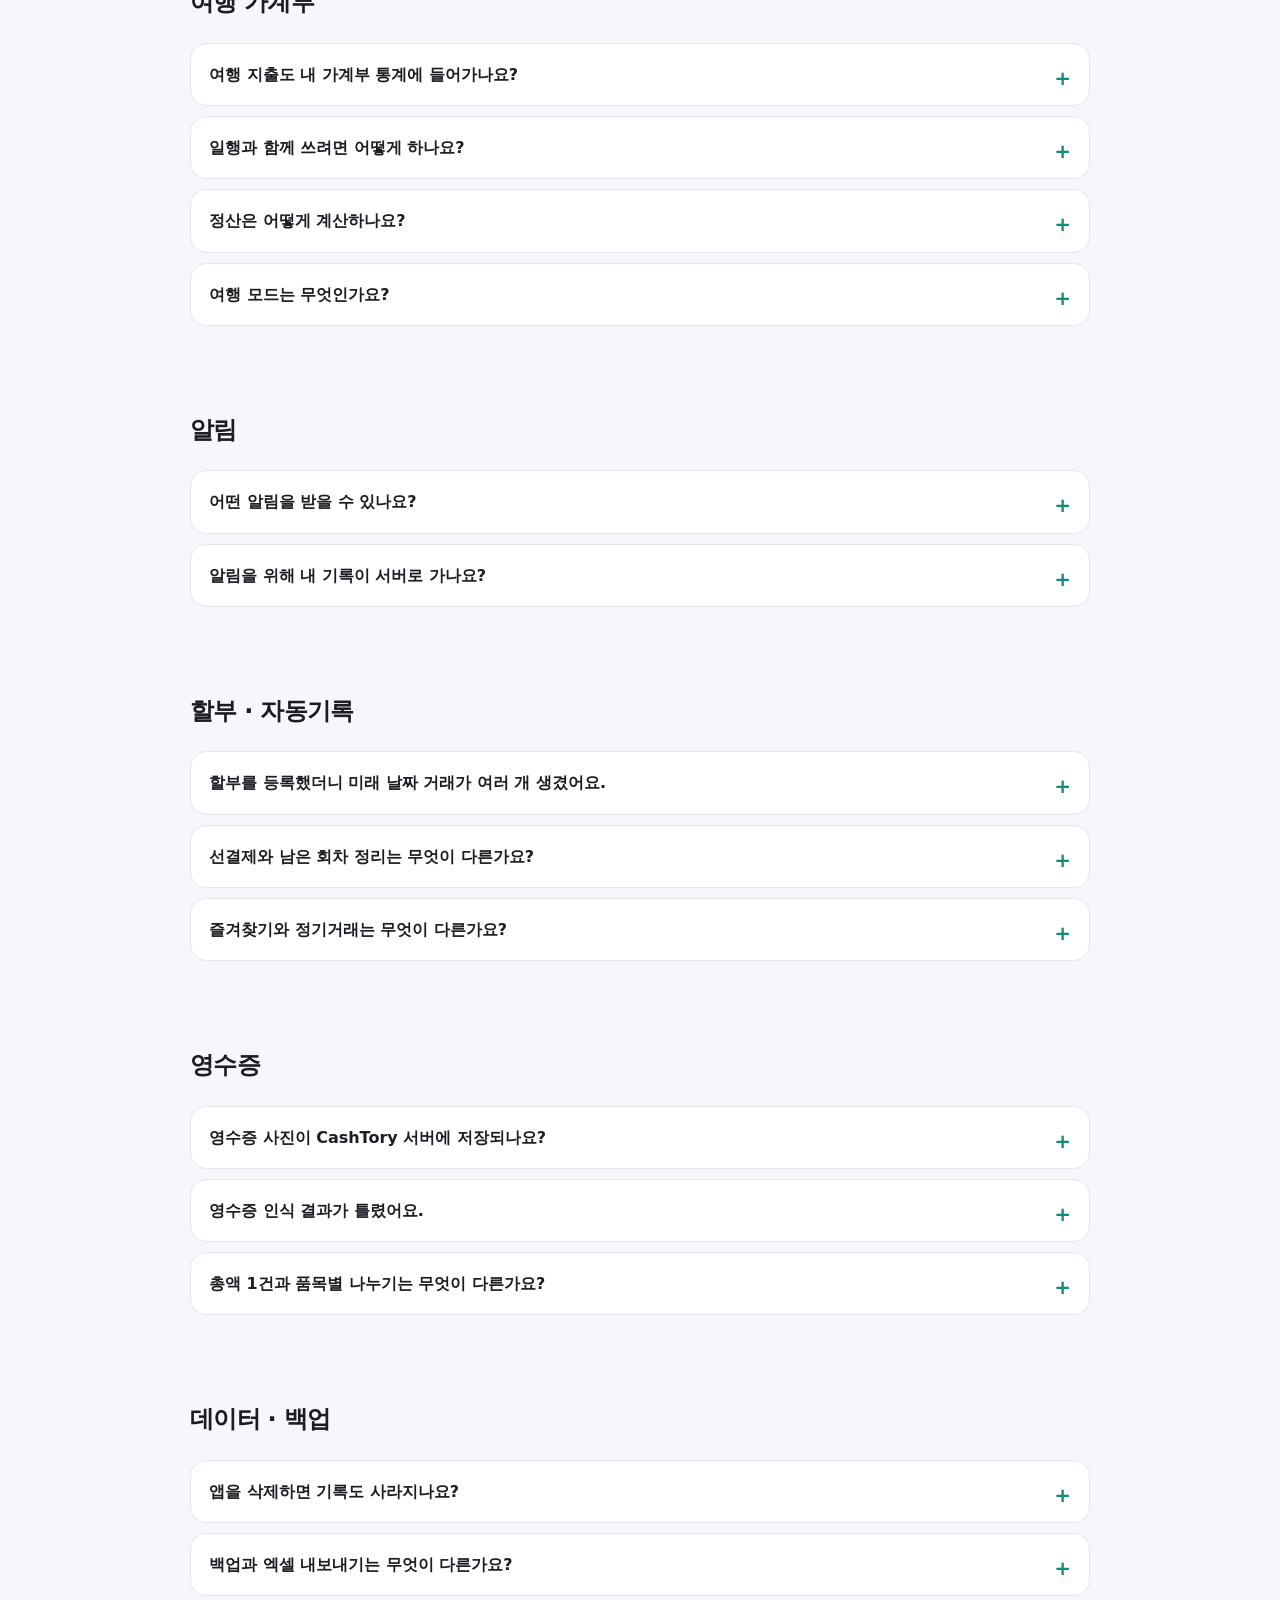
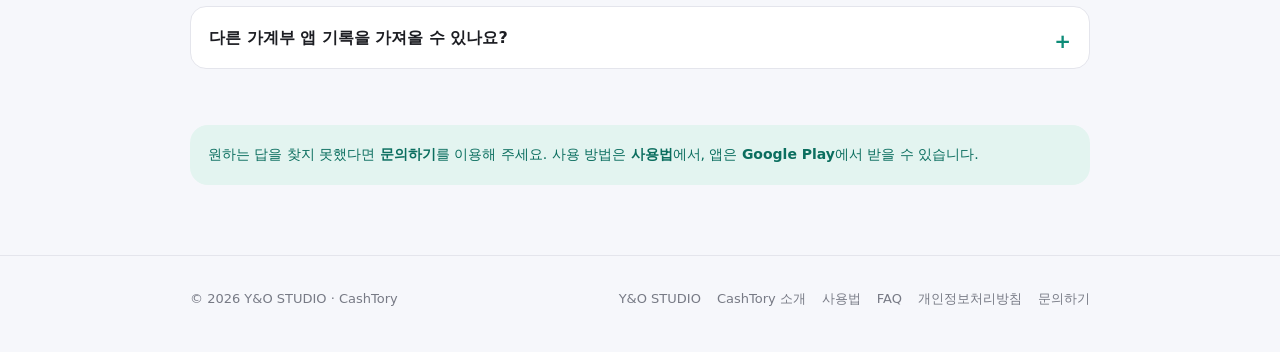
<file: cashtory/faq/index.html>
<!doctype html>
<html lang="ko">
<head>
<meta charset="utf-8"><meta name="viewport" content="width=device-width,initial-scale=1"><meta name="theme-color" content="#1B1140">
<meta name="description" content="CashTory 사용 중 자주 묻는 질문: 회원가입, 데이터 저장, 카드·할부, 차계부, 여행 가계부, 알림, 영수증, 백업.">
<link rel="canonical" href="https://yandostudio.co.kr/cashtory/faq/">
<link rel="icon" href="/cashtory/assets/favicon-48.png" type="image/png">
<link rel="apple-touch-icon" href="/cashtory/assets/apple-touch-icon.png">
<meta property="og:type" content="website">
<meta property="og:site_name" content="Y&amp;O STUDIO">
<meta property="og:locale" content="ko_KR">
<meta property="og:url" content="https://yandostudio.co.kr/cashtory/faq/">
<meta property="og:title" content="CashTory FAQ">
<meta property="og:description" content="CashTory 사용 중 자주 묻는 질문: 회원가입, 데이터 저장, 카드·할부, 차계부, 여행 가계부, 알림, 영수증, 백업.">
<meta property="og:image" content="https://yandostudio.co.kr/cashtory/assets/og-image.jpg?v=20261017">
<meta property="og:image:width" content="1200">
<meta property="og:image:height" content="630">
<meta name="twitter:card" content="summary_large_image">
<title>CashTory FAQ</title>
<style>
:root{--a:#0E8C78;--soft:#E3F4F0;--bg:#F6F7FB;--card:#fff;--text:#1C1D22;--sub:#747783;--line:#E4E5EC;--max:900px}
*{box-sizing:border-box}body{margin:0;background:var(--bg);color:var(--text);font-family:Inter,system-ui,-apple-system,"Segoe UI","Noto Sans KR",sans-serif;line-height:1.7}a{text-decoration:none;color:inherit}.wrap{width:min(calc(100% - 32px),var(--max));margin:auto}.top{position:sticky;top:0;background:rgba(246,247,251,.9);backdrop-filter:blur(16px);border-bottom:1px solid var(--line);z-index:10}.nav{height:64px;display:flex;justify-content:space-between;align-items:center}.brand{font-weight:900}.back{font-size:14px;color:var(--a);font-weight:800}.hero{padding:62px 0 34px}.eyebrow{color:var(--a);font-size:12px;font-weight:900;letter-spacing:.08em}.hero h1{font-size:clamp(38px,6vw,60px);line-height:1.06;letter-spacing:-.05em;margin:10px 0 14px}.hero p{color:var(--sub);font-size:18px}.group{padding:32px 0}.group h2{font-size:24px;letter-spacing:-.03em}.faq{display:grid;gap:10px}.faq details{background:#fff;border:1px solid var(--line);border-radius:16px;padding:0 18px}.faq summary{cursor:pointer;list-style:none;padding:17px 28px 17px 0;font-weight:800;position:relative}.faq summary::-webkit-details-marker{display:none}.faq summary:after{content:"+";position:absolute;right:0;color:var(--a);font-size:20px}.faq details[open] summary:after{content:"–"}.faq p{margin:0 0 18px;color:var(--sub);font-size:14px}.note{background:var(--soft);color:#0B6E5F;border-radius:18px;padding:18px;margin:24px 0 70px;font-size:14px}
footer{padding:32px 0 42px;border-top:1px solid var(--line);color:#777A85;font-size:13px}.footerRow{display:flex;justify-content:space-between;gap:22px;flex-wrap:wrap}.footerLinks{display:flex;gap:16px;flex-wrap:wrap}
</style>
</head>
<body>
<header class="top"><div class="wrap nav"><a class="brand" href="/cashtory/">CashTory</a><a class="back" href="/cashtory/">← 소개로 돌아가기</a></div></header>
<main class="wrap">
<section class="hero"><div class="eyebrow">FAQ</div><h1>자주 묻는 질문</h1><p>CashTory를 사용하면서 자주 궁금해하는 내용을 모았습니다.</p></section>

<section class="group"><h2>시작하기</h2><div class="faq">
<details><summary>회원가입이나 로그인이 필요한가요?</summary><p>아니요. CashTory는 회원가입이나 로그인 없이 바로 사용할 수 있습니다.</p></details>
<details><summary>인터넷 없이도 사용할 수 있나요?</summary><p>거래 입력, 조회, 통계 등 대부분의 가계부 기능은 인터넷 없이 사용할 수 있습니다. 다만 광고 표시, 웹 문서 열기, 일부 영수증 인식 준비 과정 등은 인터넷 연결이 필요할 수 있습니다.</p></details>
<details><summary>CashTory의 기록은 어디에 저장되나요?</summary><p>가계부 기록은 별도의 CashTory 서버가 아니라 이 기기에 저장됩니다. 중요한 기록은 정기적으로 백업 파일을 내보내 별도로 보관하는 것을 권장합니다.</p></details>
</div></section>

<section class="group"><h2>거래 · 자산 · 카드</h2><div class="faq">
<details><summary>지출·수입·이체는 어떻게 다른가요?</summary><p>지출은 돈이 사용된 기록, 수입은 돈이 들어온 기록입니다. 이체는 내 자산 사이의 이동이므로 일반적으로 지출이나 수입 통계에 중복 포함하지 않습니다.</p></details>
<details><summary>신용카드 사용액은 언제 지출로 계산되나요?</summary><p>카드로 실제 구매한 날짜에 지출로 기록됩니다. 카드 대금이 통장에서 빠져나가는 날에는 다시 지출로 계산하지 않습니다.</p></details>
<details><summary>카드값을 냈는데 왜 지출이 하나 더 생기지 않나요?</summary><p>카드 사용 시점에 이미 지출이 기록되었기 때문입니다. 카드 대금 결제는 통장에서 카드 부채를 갚는 이동으로 처리합니다.</p></details>
<details><summary>곧 나갈 돈은 어디서 보나요?</summary><p>1.6.0부터 가계부 화면으로 옮겼습니다. 가계부 요약 카드의 <b>곧 나갈 돈 (이번 달)</b>이나 오른쪽 위 시계 아이콘을 누르면 앞으로 30일 동안 나갈 카드 결제·정기지출·정기 이체를 날짜별로 볼 수 있습니다. 카드 결제는 이미 지출로 적은 돈을 갚는 것이라 지출 합계에 다시 더하지 않습니다.</p></details>
<details><summary>사용하지 않는 자산은 삭제해야 하나요?</summary><p>기록을 유지하고 싶다면 삭제 대신 숨기기를 권장합니다. 숨겨도 기존 거래 기록은 유지됩니다.</p></details>
</div></section>

<section class="group"><h2>차계부</h2><div class="faq">
<details><summary>주유비를 입력하는데 차량 칸이 안 나와요.</summary><p>차량 칸은 <b>차량 지출로 쓰기</b>를 켠 지출 분류에서만 나옵니다. 처음 차를 등록하면 기본 분류 중 주유와 차량관리가 켜집니다. 보험료·자동차세·주차비도 유지비에 넣고 싶다면 전체 › 분류 관리에서 그 분류를 고친 뒤 차량 지출로 쓰기를 켜 주세요. 종류는 주유(주유량), 정비(교체 항목), 기타(차량과 주행거리만) 중에서 고를 수 있습니다.</p></details>
<details><summary>연비는 어떻게 계산하나요?</summary><p>가득 넣은 날끼리 계산합니다. 앞서 가득 넣은 날부터 이번에 가득 넣은 날까지 달린 거리를 그 사이에 넣은 양(이번 주유 포함)의 합으로 나눕니다. 중간에 조금만 넣은 날은 주유량 옆 가득 표시를 끄고 저장해 주세요. 주행거리나 주유량이 빠진 구간은 연비에서 뺍니다.</p></details>
<details><summary>차는 몇 대까지 등록할 수 있나요?</summary><p>무료로 2대까지 등록할 수 있습니다. 판 차는 보관하면 지난 기록은 남고 등록 대수에서는 빠집니다.</p></details>
</div></section>

<section class="group"><h2>여행 가계부</h2><div class="faq">
<details><summary>여행 지출도 내 가계부 통계에 들어가나요?</summary><p>아니요. 여행은 가계부와 따로 쓰는 공책이라 여행 금액은 내 자산·통계에 들어가지 않습니다. 여행 화면의 <b>골라서 등록</b>으로 내 가계부에 등록한 지출만 들어가며, 전체 금액이나 내 몫만 고를 수 있습니다.</p></details>
<details><summary>일행과 함께 쓰려면 어떻게 하나요?</summary><p>한 명이 대표로 여행을 만든 뒤 <b>일행에게 여행 보내기</b>로 파일(.cashtrip)을 보내면, 일행은 받아서 시작합니다. 각자 적은 지출은 다시 주고받으면 합쳐집니다. 각자 따로 만든 여행은 합쳐지지 않으니 받은 여행에 적어 주세요.</p></details>
<details><summary>정산은 어떻게 계산하나요?</summary><p>지출마다 낸 사람과 나눌 사람을 고르면 사람별로 낸 돈과 쓸 몫을 셈해, 누가 누구에게 얼마를 보내면 되는지 정산 탭에 보여줍니다. 합계와 정산은 여행에서 정한 기본 통화와 환율로 계산합니다.</p></details>
<details><summary>여행 모드는 무엇인가요?</summary><p>출발 전날부터 가계부 머리줄에 ✈ 스위치가 생깁니다. 켜면 가계부 자리에 여행 화면이 먼저 나오고, 가운데 입력 버튼으로 바로 여행 지출을 적을 수 있습니다.</p></details>
</div></section>

<section class="group"><h2>알림</h2><div class="faq">
<details><summary>어떤 알림을 받을 수 있나요?</summary><p>디데이, 곧 나갈 돈, 잔액 부족 예상, 할부 마지막 회차, 월말 리뷰, 차량 정비 알림을 받을 수 있습니다. <b>전체 › 알림</b>에서 종류와 받을 시간을 고르세요.</p></details>
<details><summary>알림을 위해 내 기록이 서버로 가나요?</summary><p>아니요. 알림은 휴대폰 안에서만 만들어지며 서버로 보내는 정보는 없습니다. 잠금 화면에 금액이 보이지 않게 하려면 <b>알림에서 금액 빼기</b>를 켜 주세요.</p></details>
</div></section>

<section class="group"><h2>할부 · 자동기록</h2><div class="faq">
<details><summary>할부를 등록했더니 미래 날짜 거래가 여러 개 생겼어요.</summary><p>정상입니다. 회차별 결제 예정 금액을 미리 만들어 앞으로 낼 금액과 카드 청구 흐름을 계산합니다.</p></details>
<details><summary>선결제와 남은 회차 정리는 무엇이 다른가요?</summary><p>선결제는 실제로 돈을 미리 갚았을 때 사용합니다. 남은 회차 정리는 구매 취소 등으로 앞으로 낼 의무 자체가 없어졌을 때 사용합니다.</p></details>
<details><summary>즐겨찾기와 정기거래는 무엇이 다른가요?</summary><p>즐겨찾기는 사용자가 눌러 빠르게 입력하는 기능이고, 정기거래는 정해진 주기에 따라 거래를 자동으로 만들기 위한 기능입니다.</p></details>
</div></section>

<section class="group"><h2>영수증</h2><div class="faq">
<details><summary>영수증 사진이 CashTory 서버에 저장되나요?</summary><p>영수증은 기기 안에서 인식하며 CashTory가 사진을 자체 서버로 보내지 않습니다. 인식 결과는 저장 전에 직접 확인하고 수정할 수 있습니다.</p></details>
<details><summary>영수증 인식 결과가 틀렸어요.</summary><p>영수증 자동 인식은 입력을 돕는 기능이므로 항상 완벽하지 않을 수 있습니다. 저장하기 전에 날짜, 가게, 금액, 품목을 확인하고 필요한 부분을 수정해 주세요.</p></details>
<details><summary>총액 1건과 품목별 나누기는 무엇이 다른가요?</summary><p>총액 1건은 영수증 전체 금액을 하나의 거래로 기록합니다. 품목별 나누기는 각 품목을 나눠 서로 다른 분류로 관리할 때 유용합니다.</p></details>
</div></section>

<section class="group"><h2>데이터 · 백업</h2><div class="faq">
<details><summary>앱을 삭제하면 기록도 사라지나요?</summary><p>기본 기록은 기기에 저장되므로 앱 삭제나 기기 초기화 시 데이터가 사라질 수 있습니다. 중요한 기록은 앱 밖으로 백업 파일을 내보내 별도로 보관해 주세요.</p></details>
<details><summary>백업과 엑셀 내보내기는 무엇이 다른가요?</summary><p>백업 파일은 CashTory 데이터를 다시 복원하기 위한 용도이고, 엑셀 내보내기는 거래 기록을 사람이 열어 확인하거나 분석하기 위한 용도입니다.</p></details>
<details><summary>다른 가계부 앱 기록을 가져올 수 있나요?</summary><p>지원하는 Excel(.xlsx) 또는 CSV 형식이라면 가져올 수 있습니다. 파일 구조를 확인하고 열 매핑과 미리보기를 거친 뒤 진행합니다.</p></details>
</div></section>

<div class="note">원하는 답을 찾지 못했다면 <a href="mailto:official.yo.studio@gmail.com"><b>문의하기</b></a>를 이용해 주세요. 사용 방법은 <a href="/cashtory/guide/"><b>사용법</b></a>에서, 앱은 <a href="https://play.google.com/store/apps/details?id=com.yandostudio.cashtory"><b>Google Play</b></a>에서 받을 수 있습니다.</div>
</main>
<footer><div class="wrap footerRow"><span>© 2026 Y&O STUDIO · CashTory</span><div class="footerLinks"><a href="/">Y&O STUDIO</a><a href="/cashtory/">CashTory 소개</a><a href="/cashtory/guide/">사용법</a><a href="/cashtory/faq/">FAQ</a><a href="https://yando-studio.github.io/cashtory-privacy/">개인정보처리방침</a><a href="mailto:official.yo.studio@gmail.com">문의하기</a></div></div></footer>
</body></html>
</file>
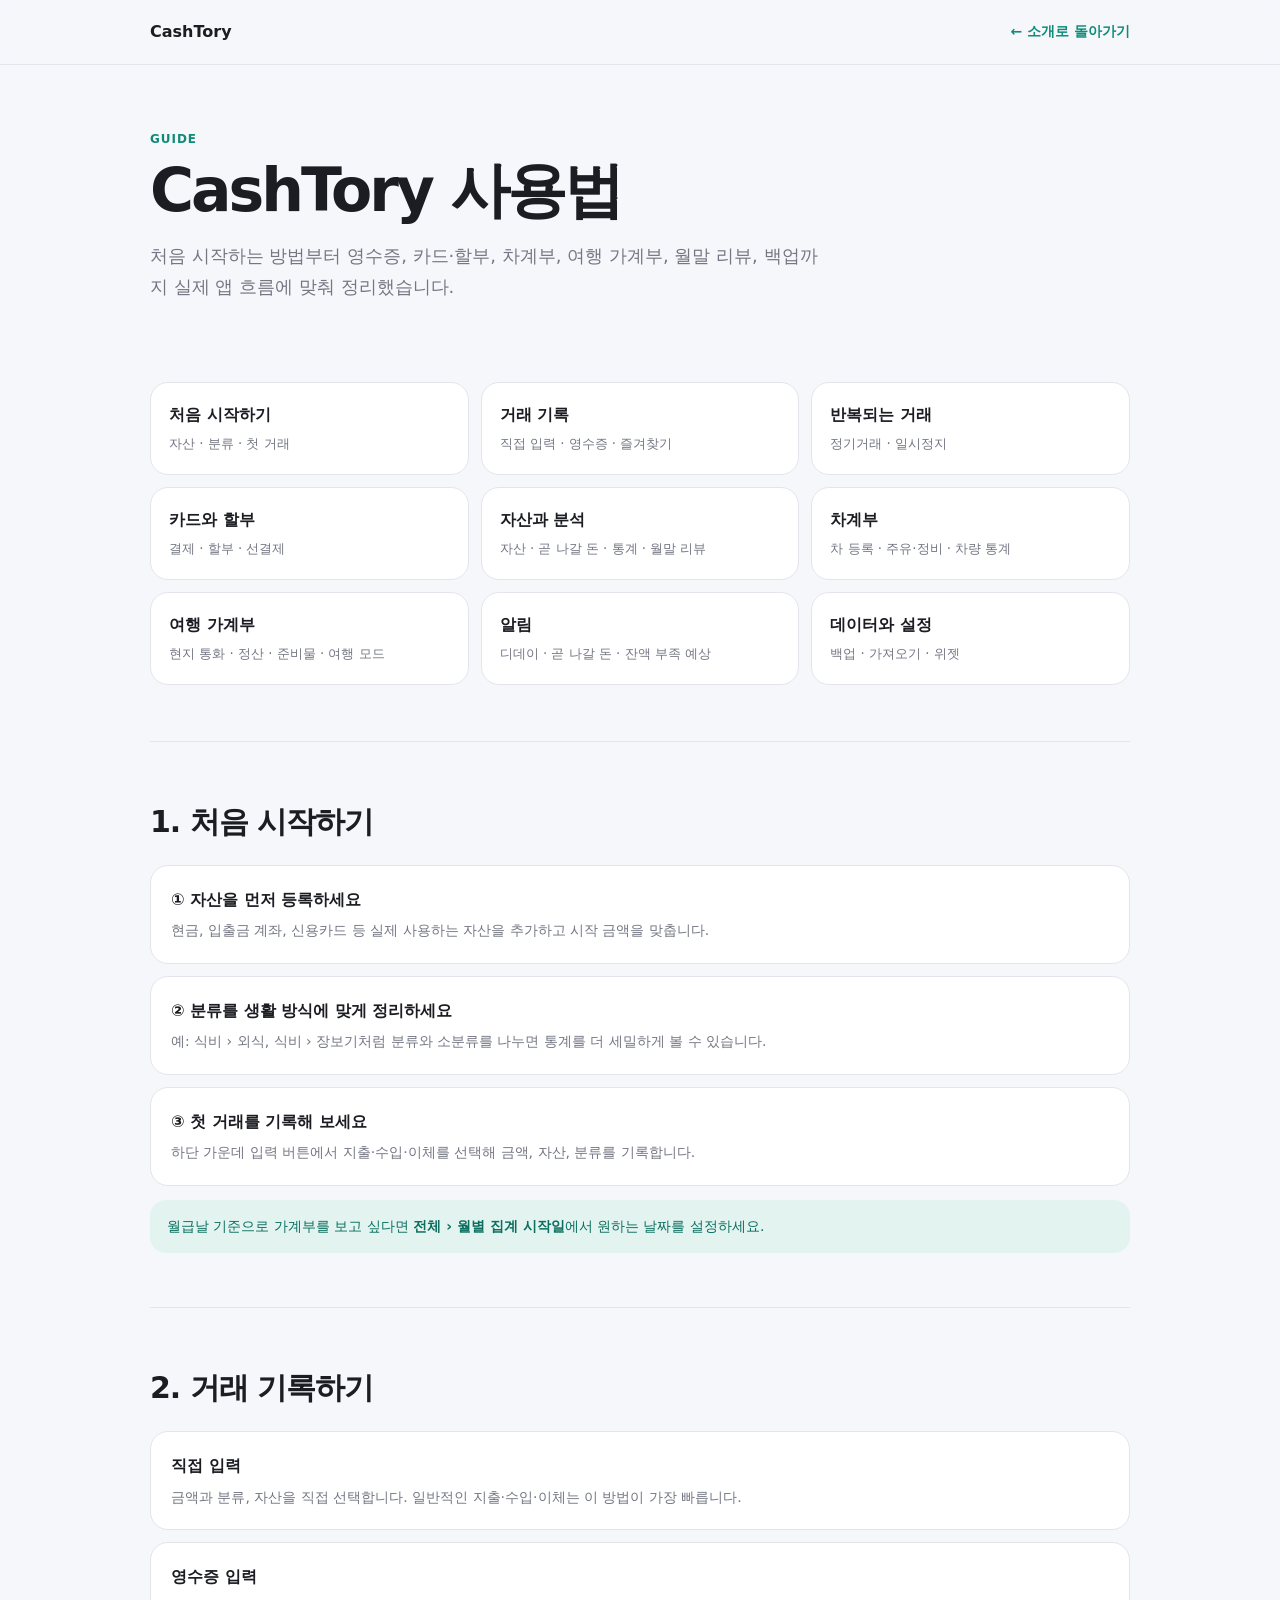
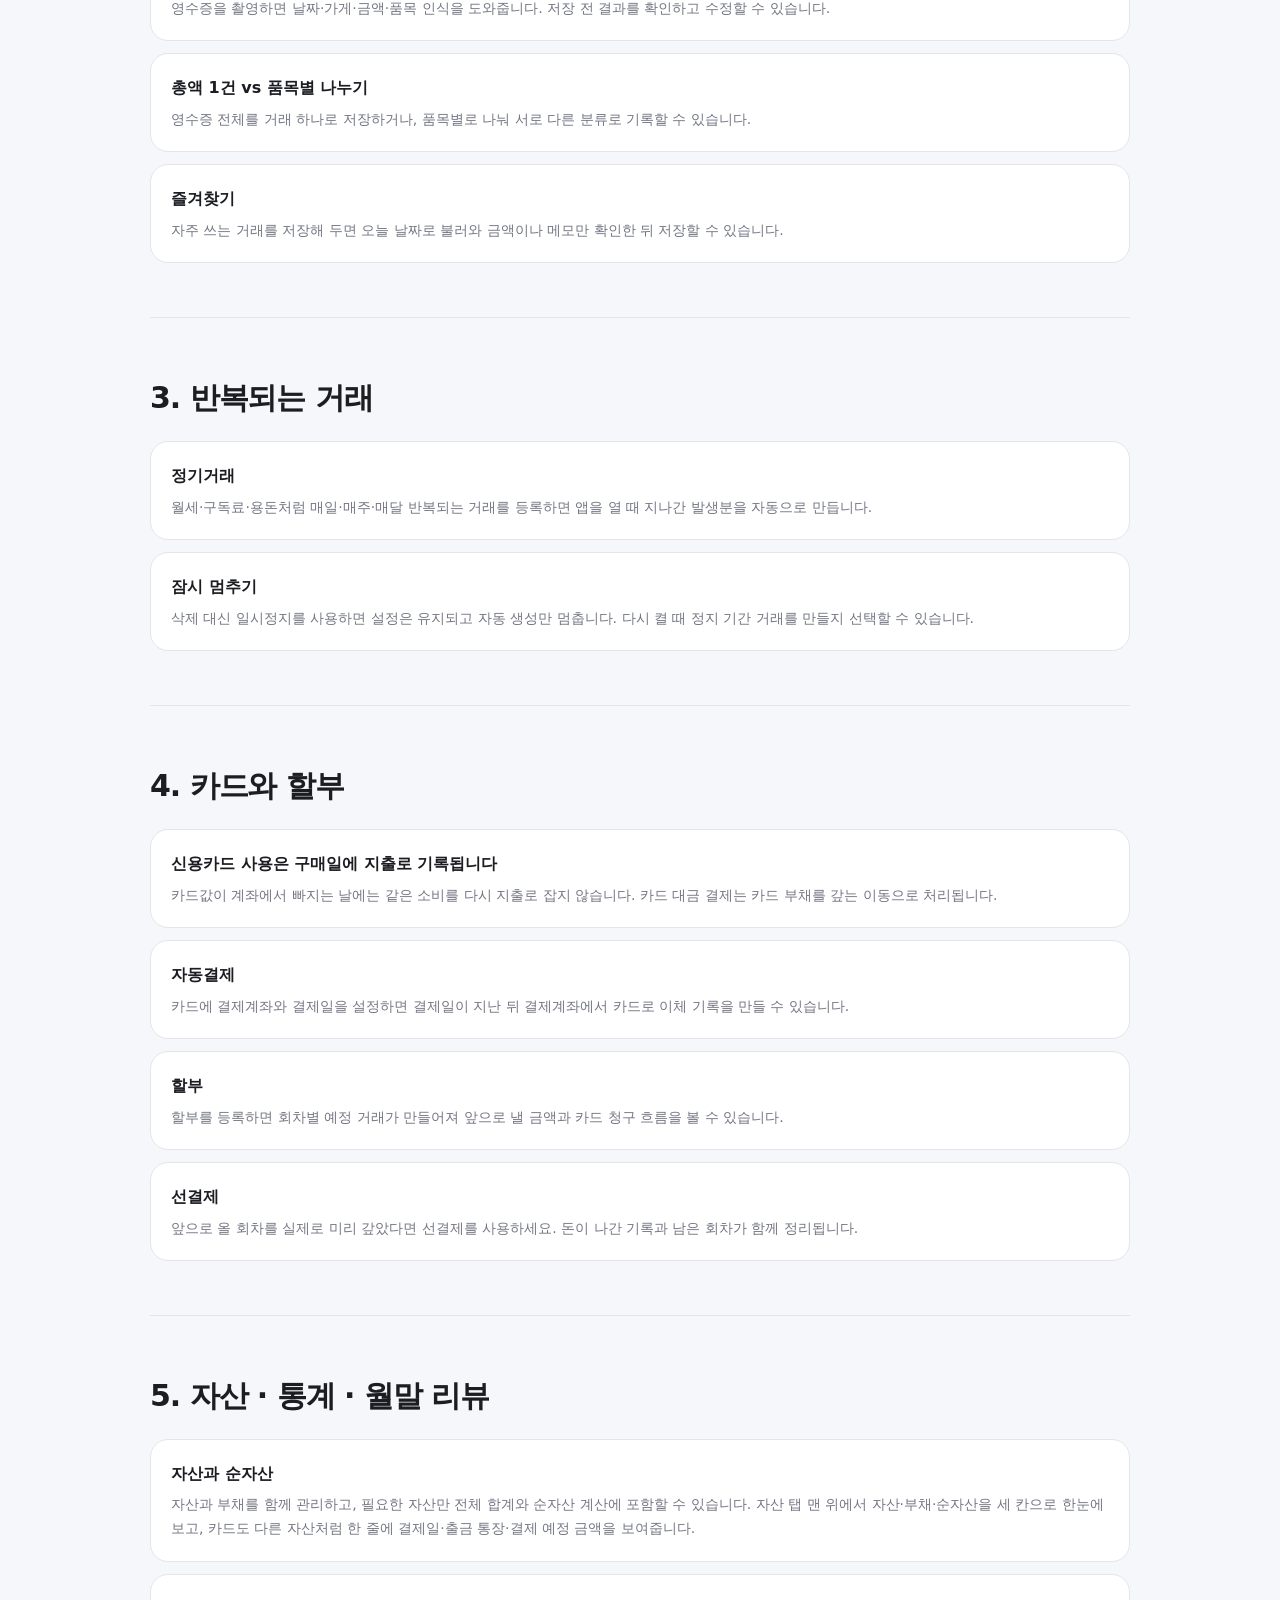
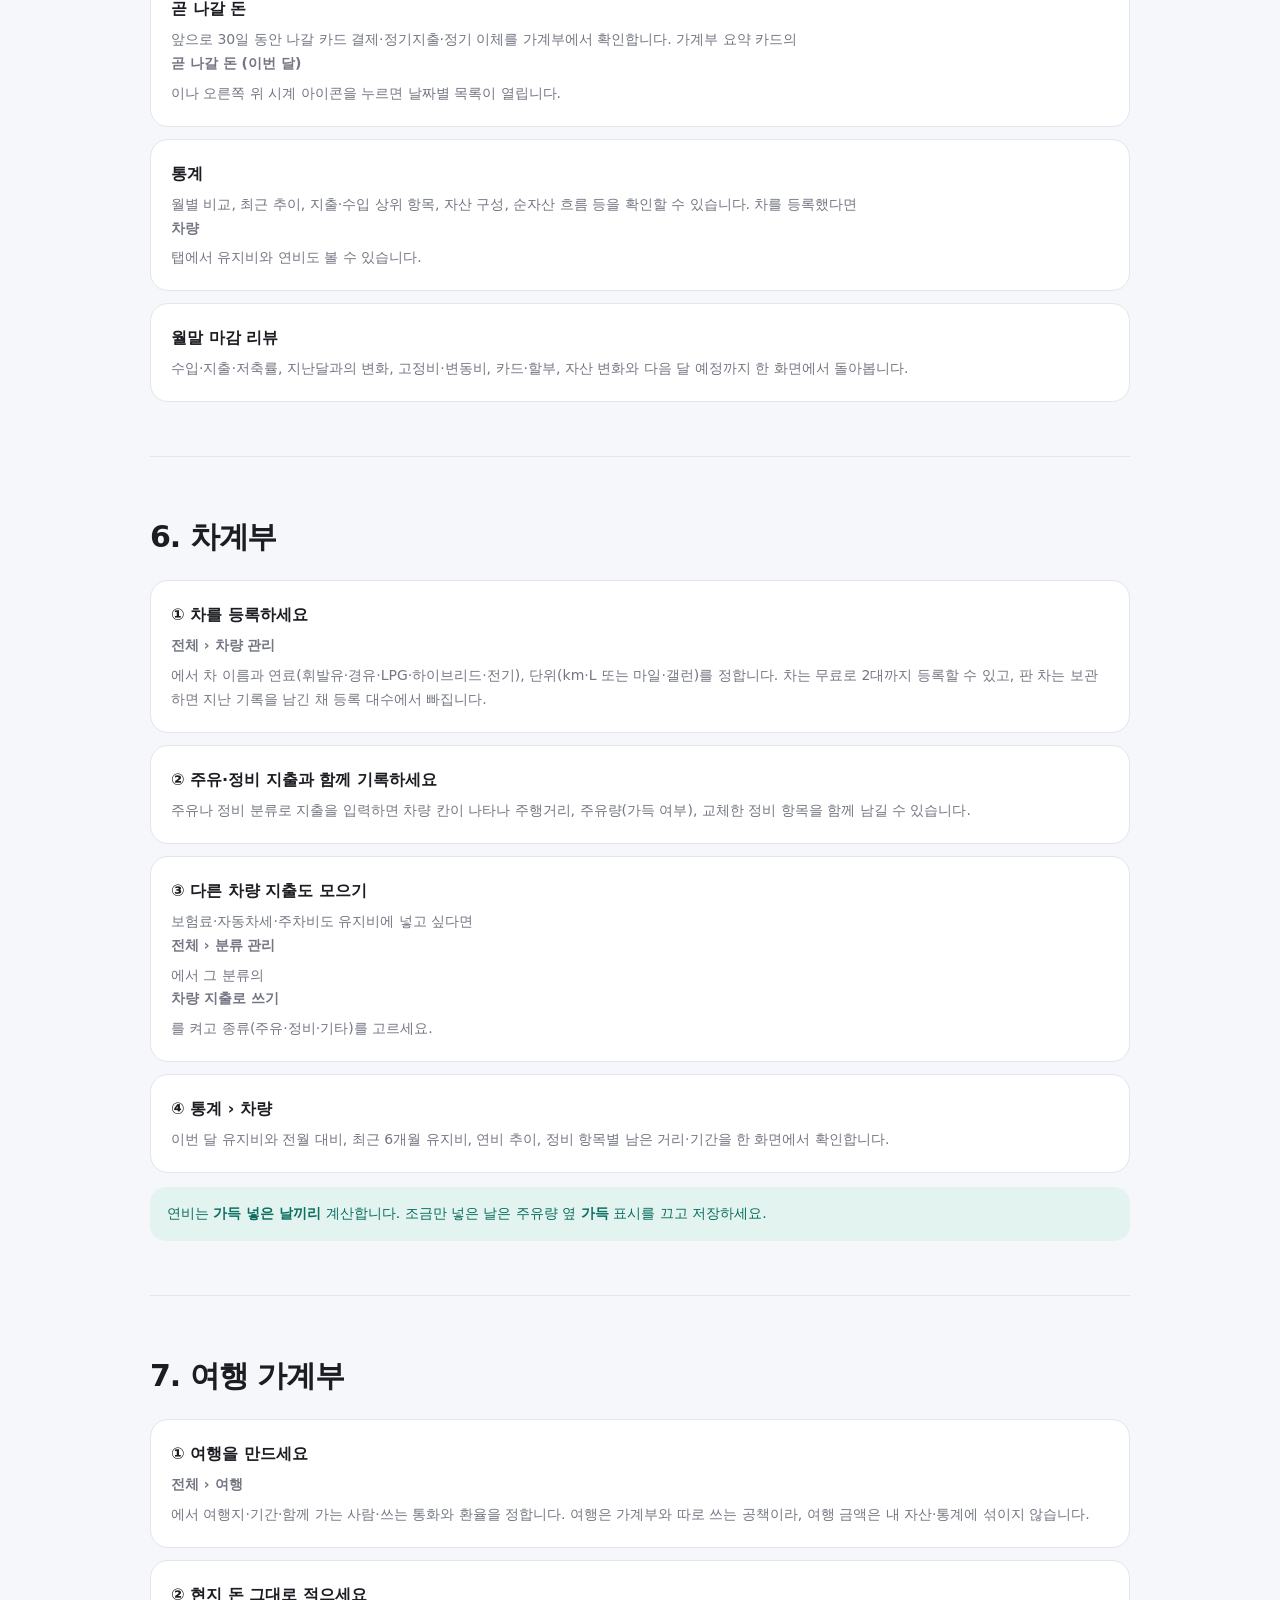
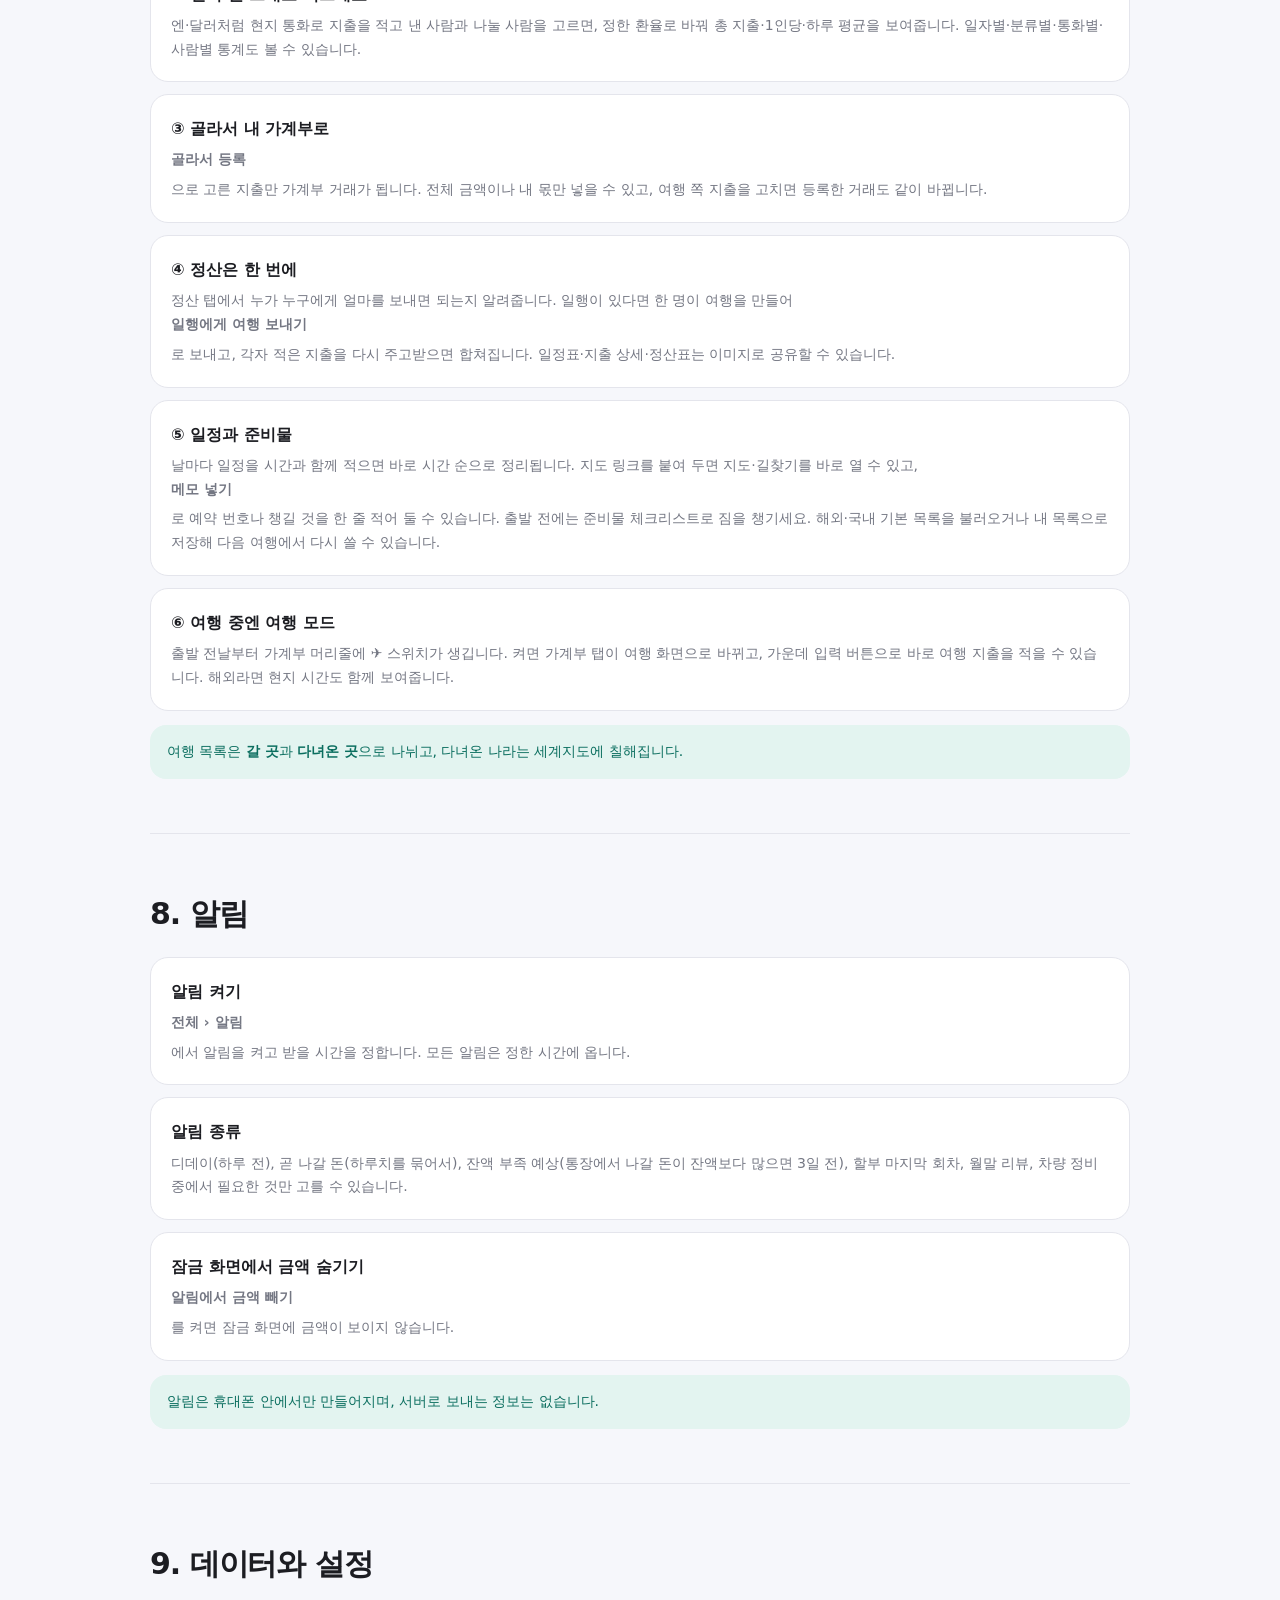
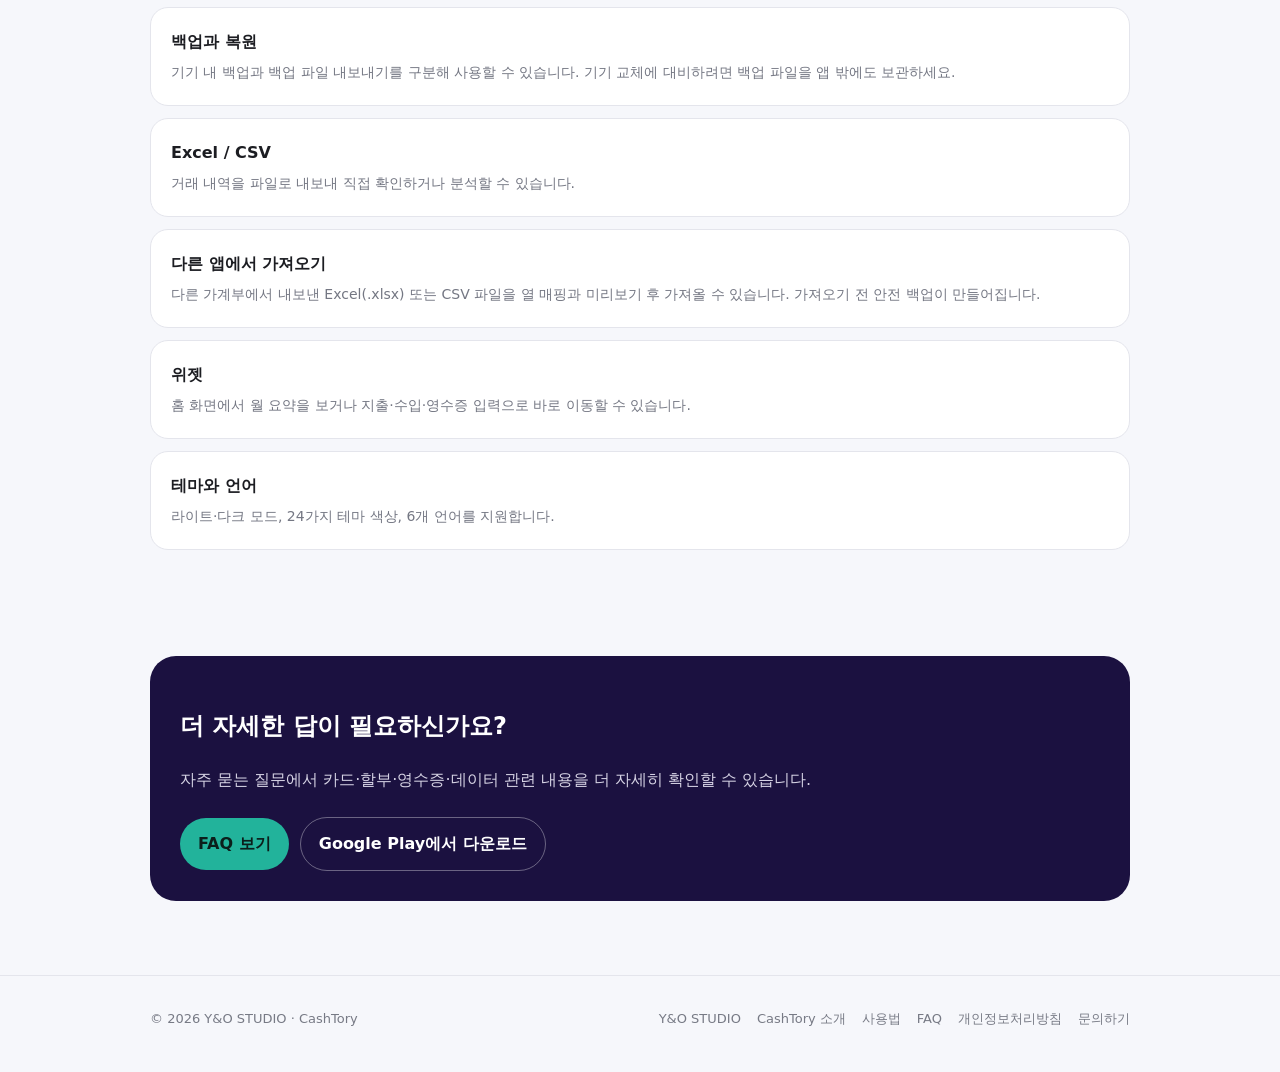
<file: cashtory/guide/index.html>
<!doctype html>
<html lang="ko">
<head>
<meta charset="utf-8"><meta name="viewport" content="width=device-width,initial-scale=1">
<meta name="theme-color" content="#1B1140">
<meta name="description" content="처음 시작하는 방법부터 영수증, 카드·할부, 차계부, 여행 가계부, 월말 리뷰, 백업까지 CashTory 사용법을 정리했습니다.">
<link rel="canonical" href="https://yandostudio.co.kr/cashtory/guide/">
<link rel="icon" href="/cashtory/assets/favicon-48.png" type="image/png">
<link rel="apple-touch-icon" href="/cashtory/assets/apple-touch-icon.png">
<meta property="og:type" content="website">
<meta property="og:site_name" content="Y&amp;O STUDIO">
<meta property="og:locale" content="ko_KR">
<meta property="og:url" content="https://yandostudio.co.kr/cashtory/guide/">
<meta property="og:title" content="CashTory 사용법">
<meta property="og:description" content="처음 시작하는 방법부터 영수증, 카드·할부, 차계부, 여행 가계부, 월말 리뷰, 백업까지 CashTory 사용법을 정리했습니다.">
<meta property="og:image" content="https://yandostudio.co.kr/cashtory/assets/og-image.jpg?v=20261017">
<meta property="og:image:width" content="1200">
<meta property="og:image:height" content="630">
<meta name="twitter:card" content="summary_large_image">
<title>CashTory 사용법</title>
<style>
:root{--a:#0E8C78;--soft:#E3F4F0;--bg:#F6F7FB;--card:#fff;--text:#1C1D22;--sub:#747783;--line:#E4E5EC;--max:980px}
*{box-sizing:border-box}body{margin:0;background:var(--bg);color:var(--text);font-family:Inter,system-ui,-apple-system,"Segoe UI","Noto Sans KR",sans-serif;line-height:1.7}a{text-decoration:none;color:inherit}.wrap{width:min(calc(100% - 32px),var(--max));margin:auto}.top{position:sticky;top:0;background:rgba(246,247,251,.9);backdrop-filter:blur(16px);border-bottom:1px solid var(--line);z-index:10}.nav{height:64px;display:flex;justify-content:space-between;align-items:center}.brand{font-weight:900}.back{font-size:14px;color:var(--a);font-weight:800}.hero{padding:64px 0 36px}.eyebrow{color:var(--a);font-size:12px;font-weight:900;letter-spacing:.08em}.hero h1{font-size:clamp(38px,6vw,60px);line-height:1.06;letter-spacing:-.05em;margin:10px 0 14px}.hero p{max-width:680px;color:var(--sub);font-size:18px}.toc{display:grid;grid-template-columns:repeat(3,1fr);gap:12px;margin:26px 0 56px}.toc a{background:#fff;border:1px solid var(--line);border-radius:18px;padding:18px;font-weight:800}.toc small{display:block;color:var(--sub);font-weight:500;margin-top:5px}.section{padding:54px 0;border-top:1px solid var(--line)}.section h2{font-size:30px;letter-spacing:-.035em;margin:0 0 18px}.steps{display:grid;gap:12px}.step{background:#fff;border:1px solid var(--line);border-radius:18px;padding:20px}.step b{display:block;margin-bottom:6px}.step p{margin:0;color:var(--sub);font-size:14px}.tip{margin-top:14px;background:var(--soft);color:#0B6E5F;border-radius:16px;padding:15px 17px;font-size:14px}.cta{margin:52px 0 74px;background:#1B1140;color:#fff;border-radius:26px;padding:30px}.cta p{color:#D6D3E4}.btn{display:inline-block;background:#22B39B;color:#0B1F1B;border-radius:999px;padding:12px 18px;font-weight:800;margin:8px 6px 0 0}.btn.ghost{color:#fff;background:transparent;border:1px solid rgba(255,255,255,.35)}@media(max-width:720px){.toc{grid-template-columns:1fr}.hero{padding-top:46px}}
footer{padding:32px 0 42px;border-top:1px solid var(--line);color:#777A85;font-size:13px}.footerRow{display:flex;justify-content:space-between;gap:22px;flex-wrap:wrap}.footerLinks{display:flex;gap:16px;flex-wrap:wrap}
</style>
</head>
<body>
<header class="top"><div class="wrap nav"><a class="brand" href="/cashtory/">CashTory</a><a class="back" href="/cashtory/">← 소개로 돌아가기</a></div></header>
<main class="wrap">
<section class="hero"><div class="eyebrow">GUIDE</div><h1>CashTory 사용법</h1><p>처음 시작하는 방법부터 영수증, 카드·할부, 차계부, 여행 가계부, 월말 리뷰, 백업까지 실제 앱 흐름에 맞춰 정리했습니다.</p></section>

<nav class="toc">
<a href="#start">처음 시작하기<small>자산 · 분류 · 첫 거래</small></a>
<a href="#input">거래 기록<small>직접 입력 · 영수증 · 즐겨찾기</small></a>
<a href="#recurring">반복되는 거래<small>정기거래 · 일시정지</small></a>
<a href="#card">카드와 할부<small>결제 · 할부 · 선결제</small></a>
<a href="#assets">자산과 분석<small>자산 · 곧 나갈 돈 · 통계 · 월말 리뷰</small></a>
<a href="#vehicle">차계부<small>차 등록 · 주유·정비 · 차량 통계</small></a>
<a href="#trip">여행 가계부<small>현지 통화 · 정산 · 준비물 · 여행 모드</small></a>
<a href="#notify">알림<small>디데이 · 곧 나갈 돈 · 잔액 부족 예상</small></a>
<a href="#data">데이터와 설정<small>백업 · 가져오기 · 위젯</small></a>
</nav>

<section class="section" id="start"><h2>1. 처음 시작하기</h2><div class="steps">
<div class="step"><b>① 자산을 먼저 등록하세요</b><p>현금, 입출금 계좌, 신용카드 등 실제 사용하는 자산을 추가하고 시작 금액을 맞춥니다.</p></div>
<div class="step"><b>② 분류를 생활 방식에 맞게 정리하세요</b><p>예: 식비 › 외식, 식비 › 장보기처럼 분류와 소분류를 나누면 통계를 더 세밀하게 볼 수 있습니다.</p></div>
<div class="step"><b>③ 첫 거래를 기록해 보세요</b><p>하단 가운데 입력 버튼에서 지출·수입·이체를 선택해 금액, 자산, 분류를 기록합니다.</p></div>
</div><div class="tip">월급날 기준으로 가계부를 보고 싶다면 <b>전체 › 월별 집계 시작일</b>에서 원하는 날짜를 설정하세요.</div></section>

<section class="section" id="input"><h2>2. 거래 기록하기</h2><div class="steps">
<div class="step"><b>직접 입력</b><p>금액과 분류, 자산을 직접 선택합니다. 일반적인 지출·수입·이체는 이 방법이 가장 빠릅니다.</p></div>
<div class="step"><b>영수증 입력</b><p>영수증을 촬영하면 날짜·가게·금액·품목 인식을 도와줍니다. 저장 전 결과를 확인하고 수정할 수 있습니다.</p></div>
<div class="step"><b>총액 1건 vs 품목별 나누기</b><p>영수증 전체를 거래 하나로 저장하거나, 품목별로 나눠 서로 다른 분류로 기록할 수 있습니다.</p></div>
<div class="step"><b>즐겨찾기</b><p>자주 쓰는 거래를 저장해 두면 오늘 날짜로 불러와 금액이나 메모만 확인한 뒤 저장할 수 있습니다.</p></div>
</div></section>

<section class="section" id="recurring"><h2>3. 반복되는 거래</h2><div class="steps">
<div class="step"><b>정기거래</b><p>월세·구독료·용돈처럼 매일·매주·매달 반복되는 거래를 등록하면 앱을 열 때 지나간 발생분을 자동으로 만듭니다.</p></div>
<div class="step"><b>잠시 멈추기</b><p>삭제 대신 일시정지를 사용하면 설정은 유지되고 자동 생성만 멈춥니다. 다시 켤 때 정지 기간 거래를 만들지 선택할 수 있습니다.</p></div>
</div></section>

<section class="section" id="card"><h2>4. 카드와 할부</h2><div class="steps">
<div class="step"><b>신용카드 사용은 구매일에 지출로 기록됩니다</b><p>카드값이 계좌에서 빠지는 날에는 같은 소비를 다시 지출로 잡지 않습니다. 카드 대금 결제는 카드 부채를 갚는 이동으로 처리됩니다.</p></div>
<div class="step"><b>자동결제</b><p>카드에 결제계좌와 결제일을 설정하면 결제일이 지난 뒤 결제계좌에서 카드로 이체 기록을 만들 수 있습니다.</p></div>
<div class="step"><b>할부</b><p>할부를 등록하면 회차별 예정 거래가 만들어져 앞으로 낼 금액과 카드 청구 흐름을 볼 수 있습니다.</p></div>
<div class="step"><b>선결제</b><p>앞으로 올 회차를 실제로 미리 갚았다면 선결제를 사용하세요. 돈이 나간 기록과 남은 회차가 함께 정리됩니다.</p></div>
</div></section>

<section class="section" id="assets"><h2>5. 자산 · 통계 · 월말 리뷰</h2><div class="steps">
<div class="step"><b>자산과 순자산</b><p>자산과 부채를 함께 관리하고, 필요한 자산만 전체 합계와 순자산 계산에 포함할 수 있습니다. 자산 탭 맨 위에서 자산·부채·순자산을 세 칸으로 한눈에 보고, 카드도 다른 자산처럼 한 줄에 결제일·출금 통장·결제 예정 금액을 보여줍니다.</p></div>
<div class="step"><b>곧 나갈 돈</b><p>앞으로 30일 동안 나갈 카드 결제·정기지출·정기 이체를 가계부에서 확인합니다. 가계부 요약 카드의 <b>곧 나갈 돈 (이번 달)</b>이나 오른쪽 위 시계 아이콘을 누르면 날짜별 목록이 열립니다.</p></div>
<div class="step"><b>통계</b><p>월별 비교, 최근 추이, 지출·수입 상위 항목, 자산 구성, 순자산 흐름 등을 확인할 수 있습니다. 차를 등록했다면 <b>차량</b> 탭에서 유지비와 연비도 볼 수 있습니다.</p></div>
<div class="step"><b>월말 마감 리뷰</b><p>수입·지출·저축률, 지난달과의 변화, 고정비·변동비, 카드·할부, 자산 변화와 다음 달 예정까지 한 화면에서 돌아봅니다.</p></div>
</div></section>

<section class="section" id="vehicle"><h2>6. 차계부</h2><div class="steps">
<div class="step"><b>① 차를 등록하세요</b><p><b>전체 › 차량 관리</b>에서 차 이름과 연료(휘발유·경유·LPG·하이브리드·전기), 단위(km·L 또는 마일·갤런)를 정합니다. 차는 무료로 2대까지 등록할 수 있고, 판 차는 보관하면 지난 기록을 남긴 채 등록 대수에서 빠집니다.</p></div>
<div class="step"><b>② 주유·정비 지출과 함께 기록하세요</b><p>주유나 정비 분류로 지출을 입력하면 차량 칸이 나타나 주행거리, 주유량(가득 여부), 교체한 정비 항목을 함께 남길 수 있습니다.</p></div>
<div class="step"><b>③ 다른 차량 지출도 모으기</b><p>보험료·자동차세·주차비도 유지비에 넣고 싶다면 <b>전체 › 분류 관리</b>에서 그 분류의 <b>차량 지출로 쓰기</b>를 켜고 종류(주유·정비·기타)를 고르세요.</p></div>
<div class="step"><b>④ 통계 › 차량</b><p>이번 달 유지비와 전월 대비, 최근 6개월 유지비, 연비 추이, 정비 항목별 남은 거리·기간을 한 화면에서 확인합니다.</p></div>
</div><div class="tip">연비는 <b>가득 넣은 날끼리</b> 계산합니다. 조금만 넣은 날은 주유량 옆 <b>가득</b> 표시를 끄고 저장하세요.</div></section>

<section class="section" id="trip"><h2>7. 여행 가계부</h2><div class="steps">
<div class="step"><b>① 여행을 만드세요</b><p><b>전체 › 여행</b>에서 여행지·기간·함께 가는 사람·쓰는 통화와 환율을 정합니다. 여행은 가계부와 따로 쓰는 공책이라, 여행 금액은 내 자산·통계에 섞이지 않습니다.</p></div>
<div class="step"><b>② 현지 돈 그대로 적으세요</b><p>엔·달러처럼 현지 통화로 지출을 적고 낸 사람과 나눌 사람을 고르면, 정한 환율로 바꿔 총 지출·1인당·하루 평균을 보여줍니다. 일자별·분류별·통화별·사람별 통계도 볼 수 있습니다.</p></div>
<div class="step"><b>③ 골라서 내 가계부로</b><p><b>골라서 등록</b>으로 고른 지출만 가계부 거래가 됩니다. 전체 금액이나 내 몫만 넣을 수 있고, 여행 쪽 지출을 고치면 등록한 거래도 같이 바뀝니다.</p></div>
<div class="step"><b>④ 정산은 한 번에</b><p>정산 탭에서 누가 누구에게 얼마를 보내면 되는지 알려줍니다. 일행이 있다면 한 명이 여행을 만들어 <b>일행에게 여행 보내기</b>로 보내고, 각자 적은 지출을 다시 주고받으면 합쳐집니다. 일정표·지출 상세·정산표는 이미지로 공유할 수 있습니다.</p></div>
<div class="step"><b>⑤ 일정과 준비물</b><p>날마다 일정을 시간과 함께 적으면 바로 시간 순으로 정리됩니다. 지도 링크를 붙여 두면 지도·길찾기를 바로 열 수 있고, <b>메모 넣기</b>로 예약 번호나 챙길 것을 한 줄 적어 둘 수 있습니다. 출발 전에는 준비물 체크리스트로 짐을 챙기세요. 해외·국내 기본 목록을 불러오거나 내 목록으로 저장해 다음 여행에서 다시 쓸 수 있습니다.</p></div>
<div class="step"><b>⑥ 여행 중엔 여행 모드</b><p>출발 전날부터 가계부 머리줄에 ✈ 스위치가 생깁니다. 켜면 가계부 탭이 여행 화면으로 바뀌고, 가운데 입력 버튼으로 바로 여행 지출을 적을 수 있습니다. 해외라면 현지 시간도 함께 보여줍니다.</p></div>
</div><div class="tip">여행 목록은 <b>갈 곳</b>과 <b>다녀온 곳</b>으로 나뉘고, 다녀온 나라는 세계지도에 칠해집니다.</div></section>

<section class="section" id="notify"><h2>8. 알림</h2><div class="steps">
<div class="step"><b>알림 켜기</b><p><b>전체 › 알림</b>에서 알림을 켜고 받을 시간을 정합니다. 모든 알림은 정한 시간에 옵니다.</p></div>
<div class="step"><b>알림 종류</b><p>디데이(하루 전), 곧 나갈 돈(하루치를 묶어서), 잔액 부족 예상(통장에서 나갈 돈이 잔액보다 많으면 3일 전), 할부 마지막 회차, 월말 리뷰, 차량 정비 중에서 필요한 것만 고를 수 있습니다.</p></div>
<div class="step"><b>잠금 화면에서 금액 숨기기</b><p><b>알림에서 금액 빼기</b>를 켜면 잠금 화면에 금액이 보이지 않습니다.</p></div>
</div><div class="tip">알림은 휴대폰 안에서만 만들어지며, 서버로 보내는 정보는 없습니다.</div></section>

<section class="section" id="data"><h2>9. 데이터와 설정</h2><div class="steps">
<div class="step"><b>백업과 복원</b><p>기기 내 백업과 백업 파일 내보내기를 구분해 사용할 수 있습니다. 기기 교체에 대비하려면 백업 파일을 앱 밖에도 보관하세요.</p></div>
<div class="step"><b>Excel / CSV</b><p>거래 내역을 파일로 내보내 직접 확인하거나 분석할 수 있습니다.</p></div>
<div class="step"><b>다른 앱에서 가져오기</b><p>다른 가계부에서 내보낸 Excel(.xlsx) 또는 CSV 파일을 열 매핑과 미리보기 후 가져올 수 있습니다. 가져오기 전 안전 백업이 만들어집니다.</p></div>
<div class="step"><b>위젯</b><p>홈 화면에서 월 요약을 보거나 지출·수입·영수증 입력으로 바로 이동할 수 있습니다.</p></div>
<div class="step"><b>테마와 언어</b><p>라이트·다크 모드, 24가지 테마 색상, 6개 언어를 지원합니다.</p></div>
</div></section>

<div class="cta"><h2>더 자세한 답이 필요하신가요?</h2><p>자주 묻는 질문에서 카드·할부·영수증·데이터 관련 내용을 더 자세히 확인할 수 있습니다.</p><a class="btn" href="/cashtory/faq/">FAQ 보기</a> <a class="btn ghost" href="https://play.google.com/store/apps/details?id=com.yandostudio.cashtory">Google Play에서 다운로드</a></div>
</main>
<footer><div class="wrap footerRow"><span>© 2026 Y&O STUDIO · CashTory</span><div class="footerLinks"><a href="/">Y&O STUDIO</a><a href="/cashtory/">CashTory 소개</a><a href="/cashtory/guide/">사용법</a><a href="/cashtory/faq/">FAQ</a><a href="https://yando-studio.github.io/cashtory-privacy/">개인정보처리방침</a><a href="mailto:official.yo.studio@gmail.com">문의하기</a></div></div></footer>

</body></html>
</file>
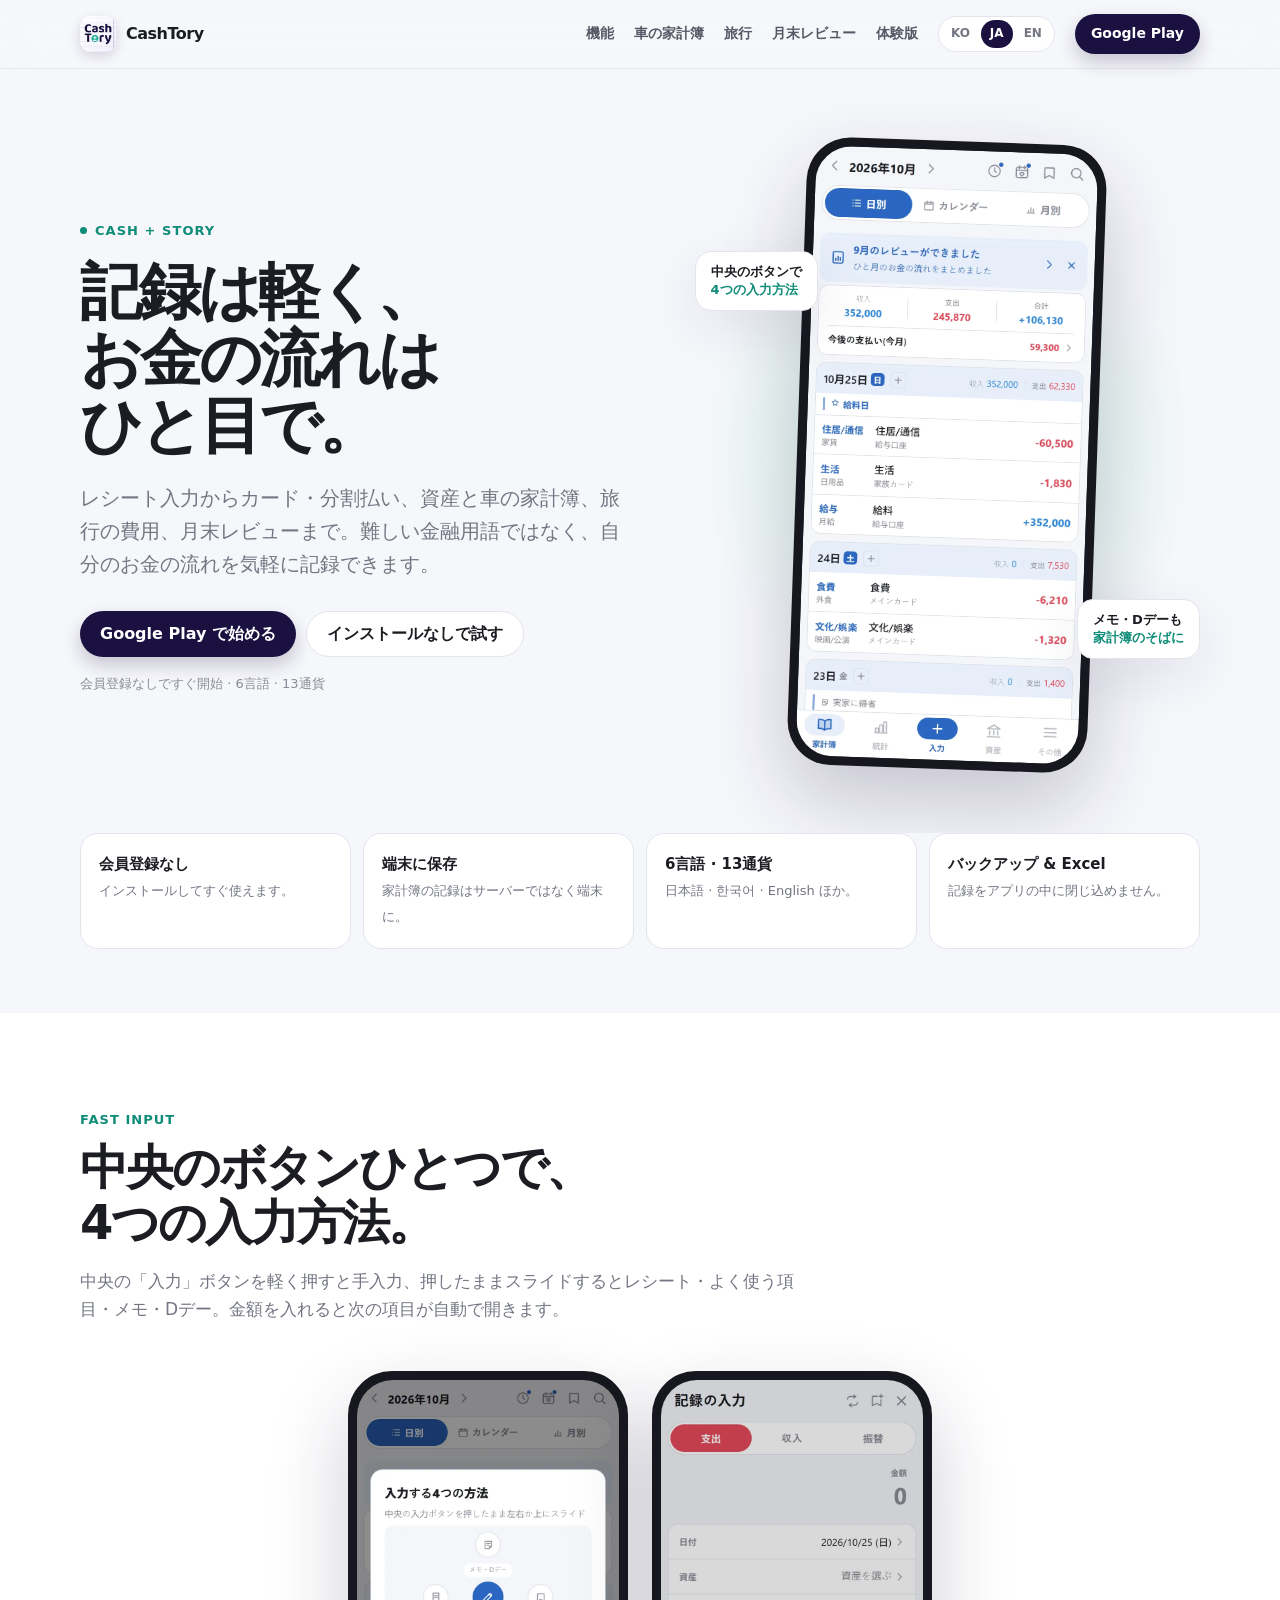
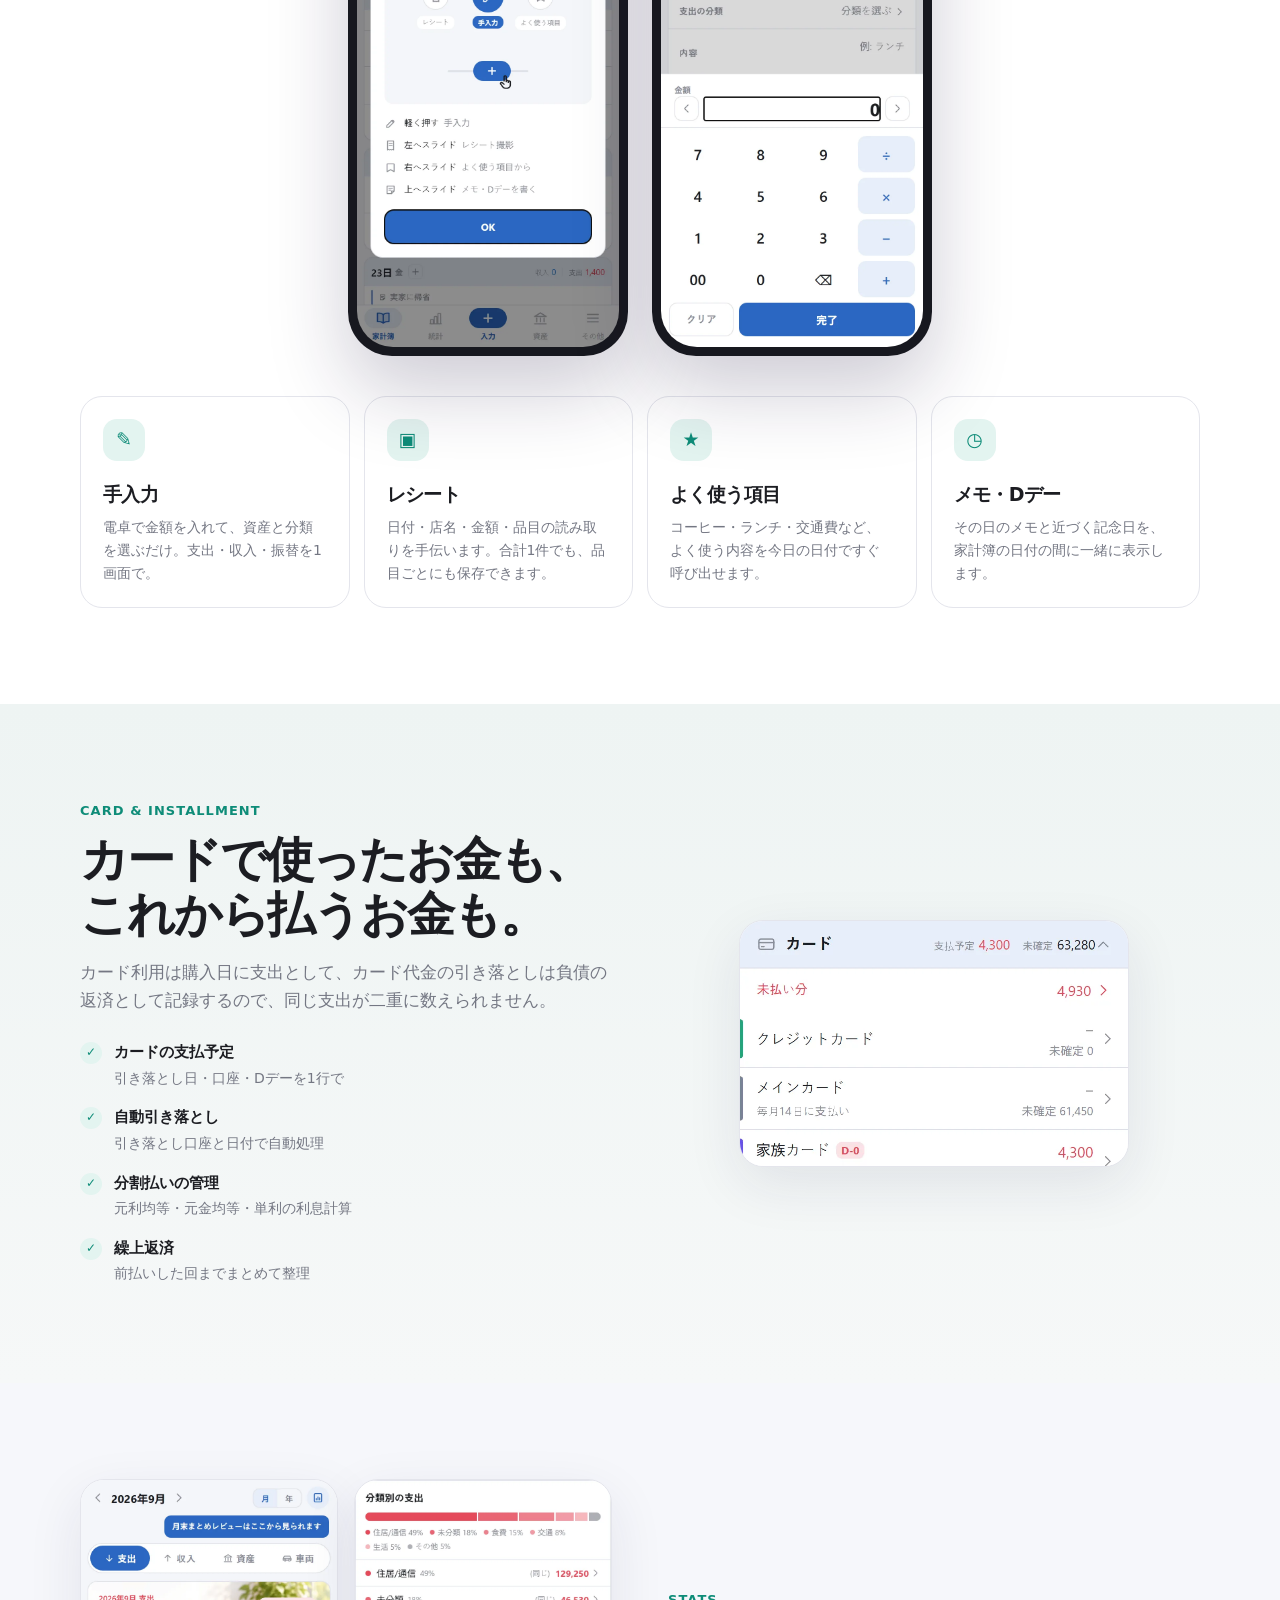
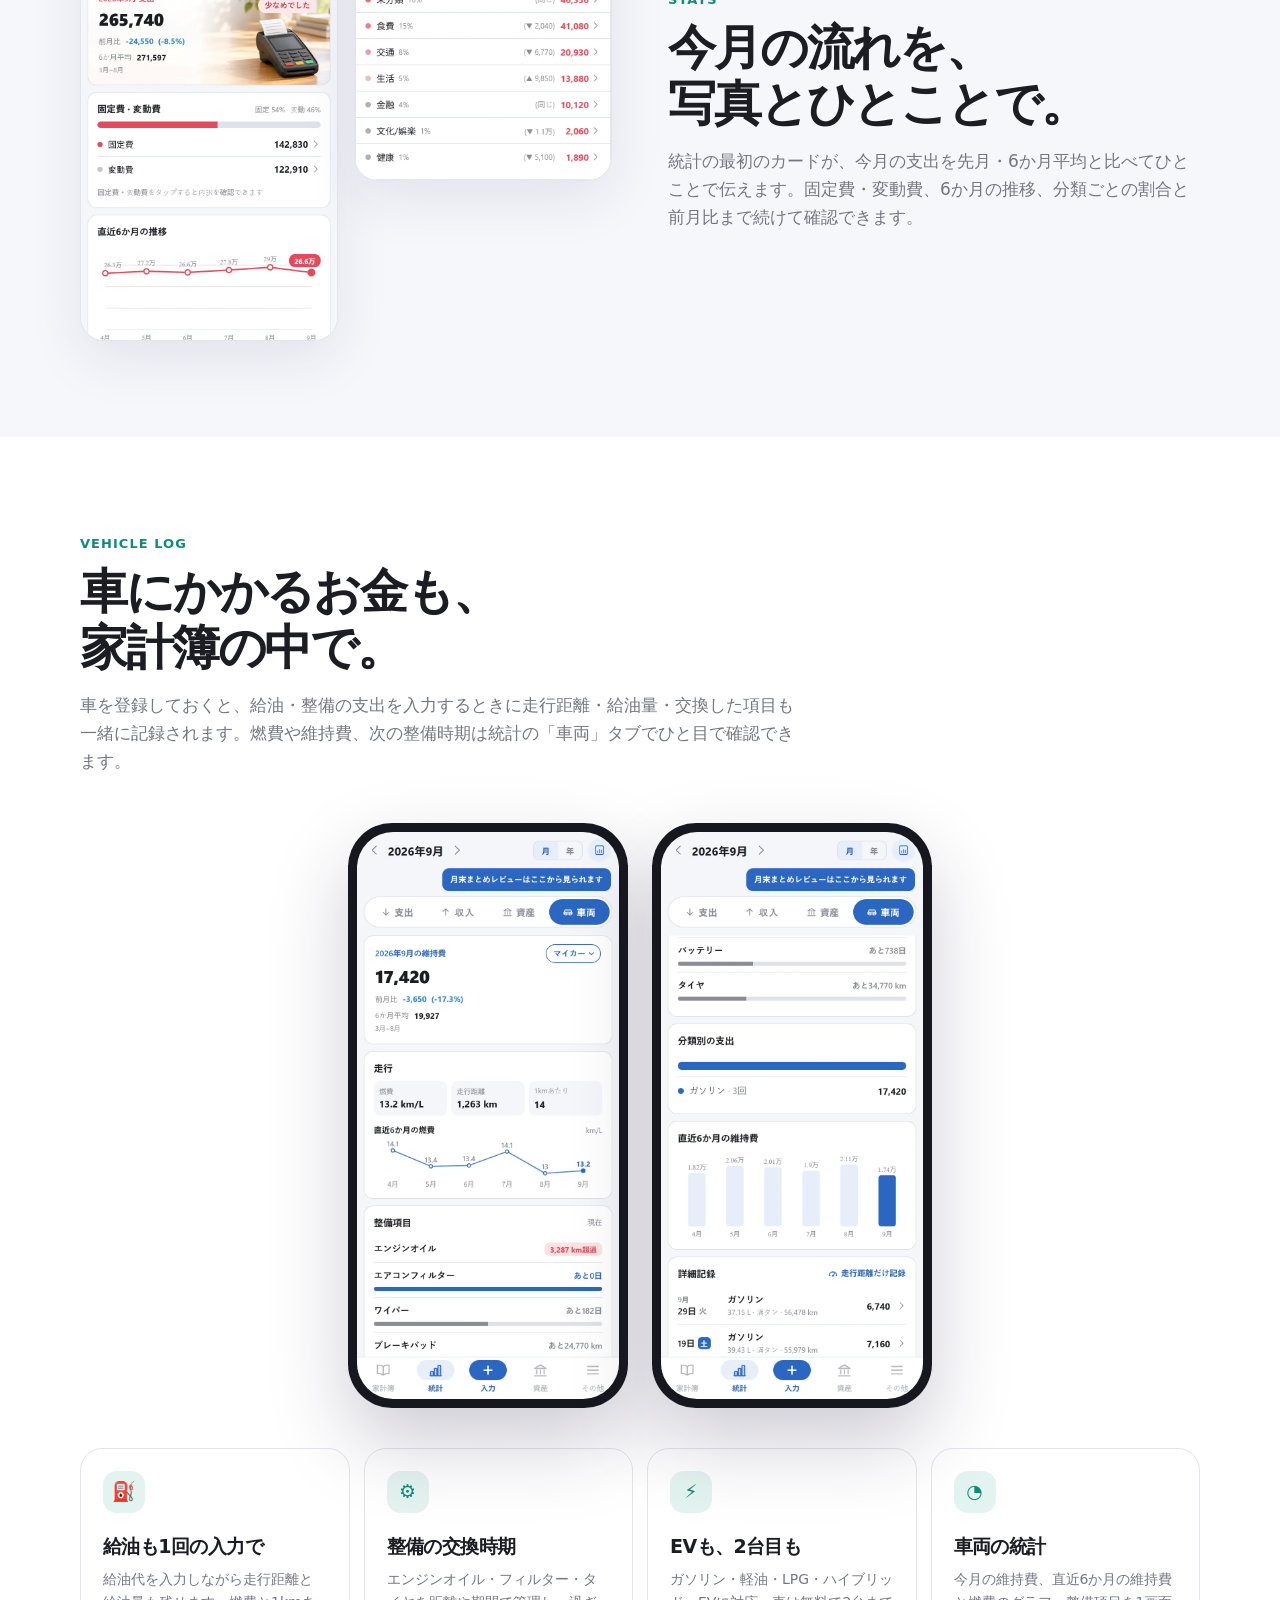
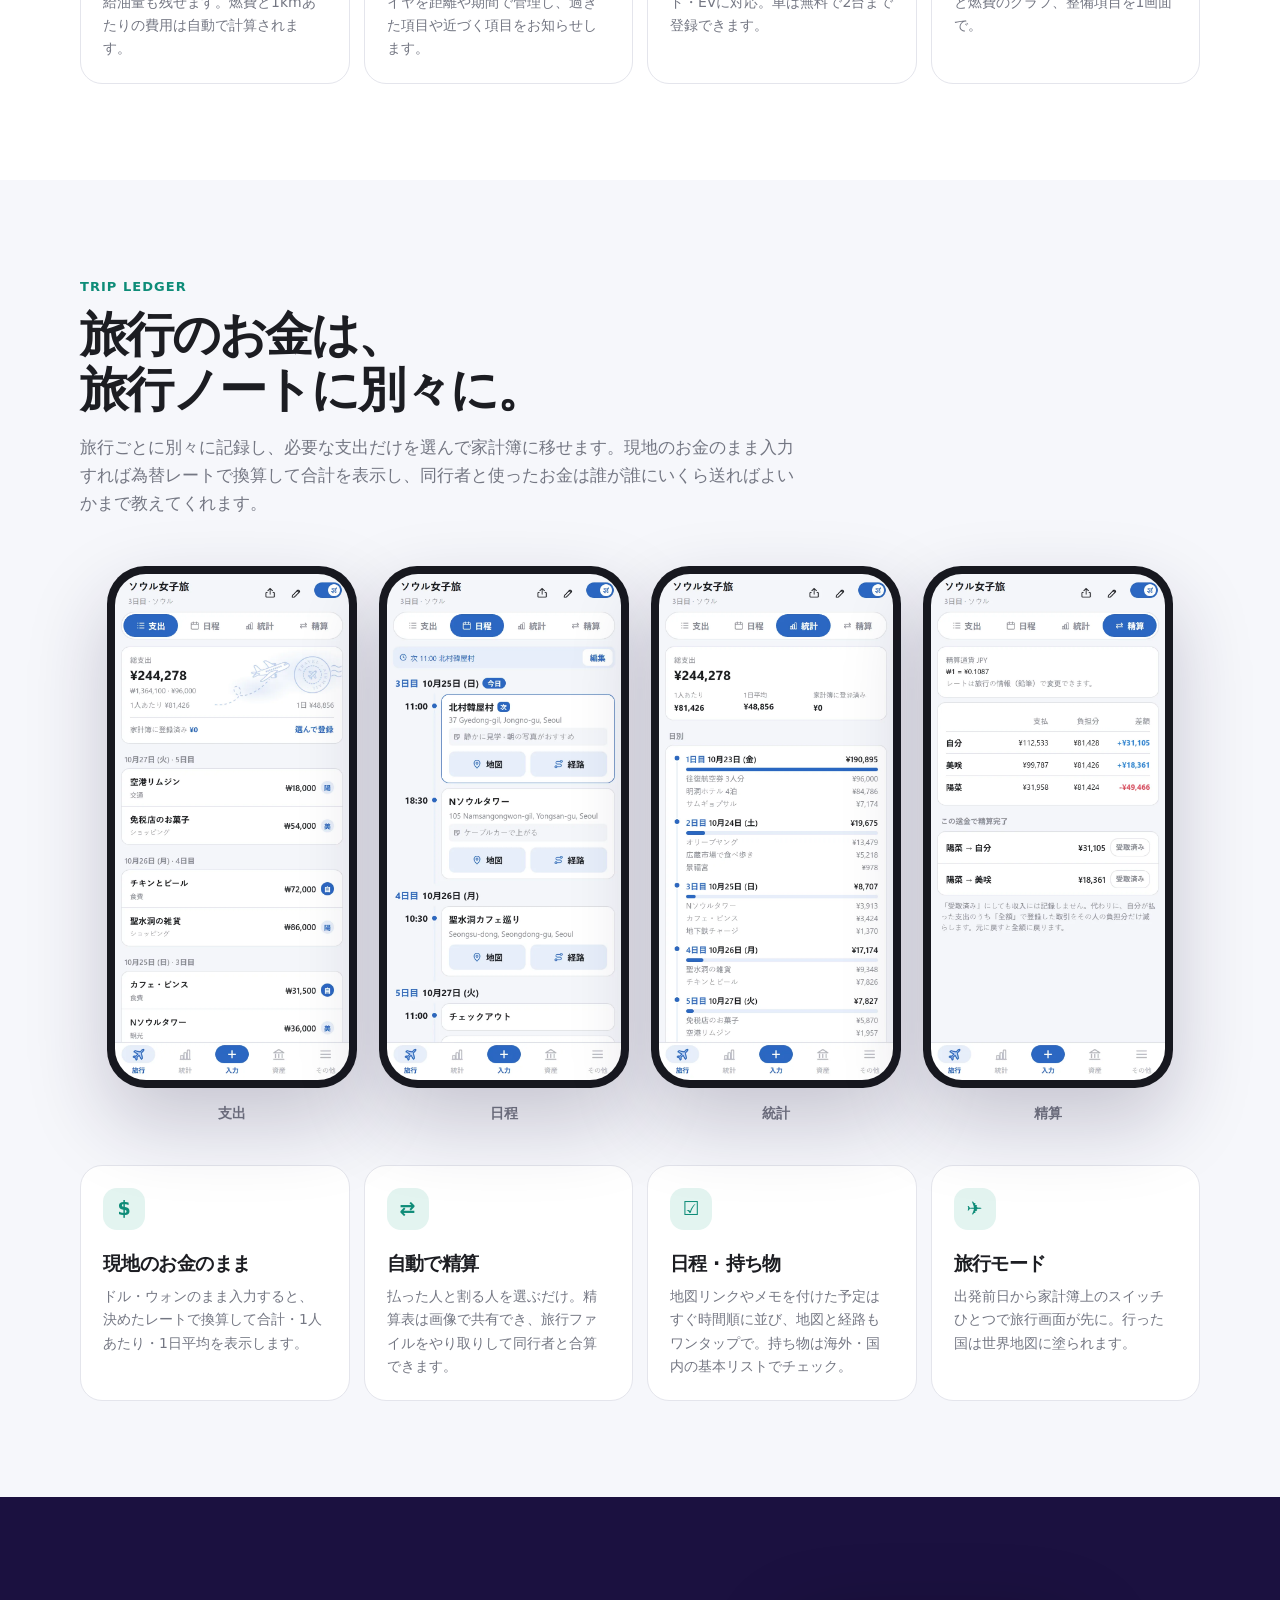
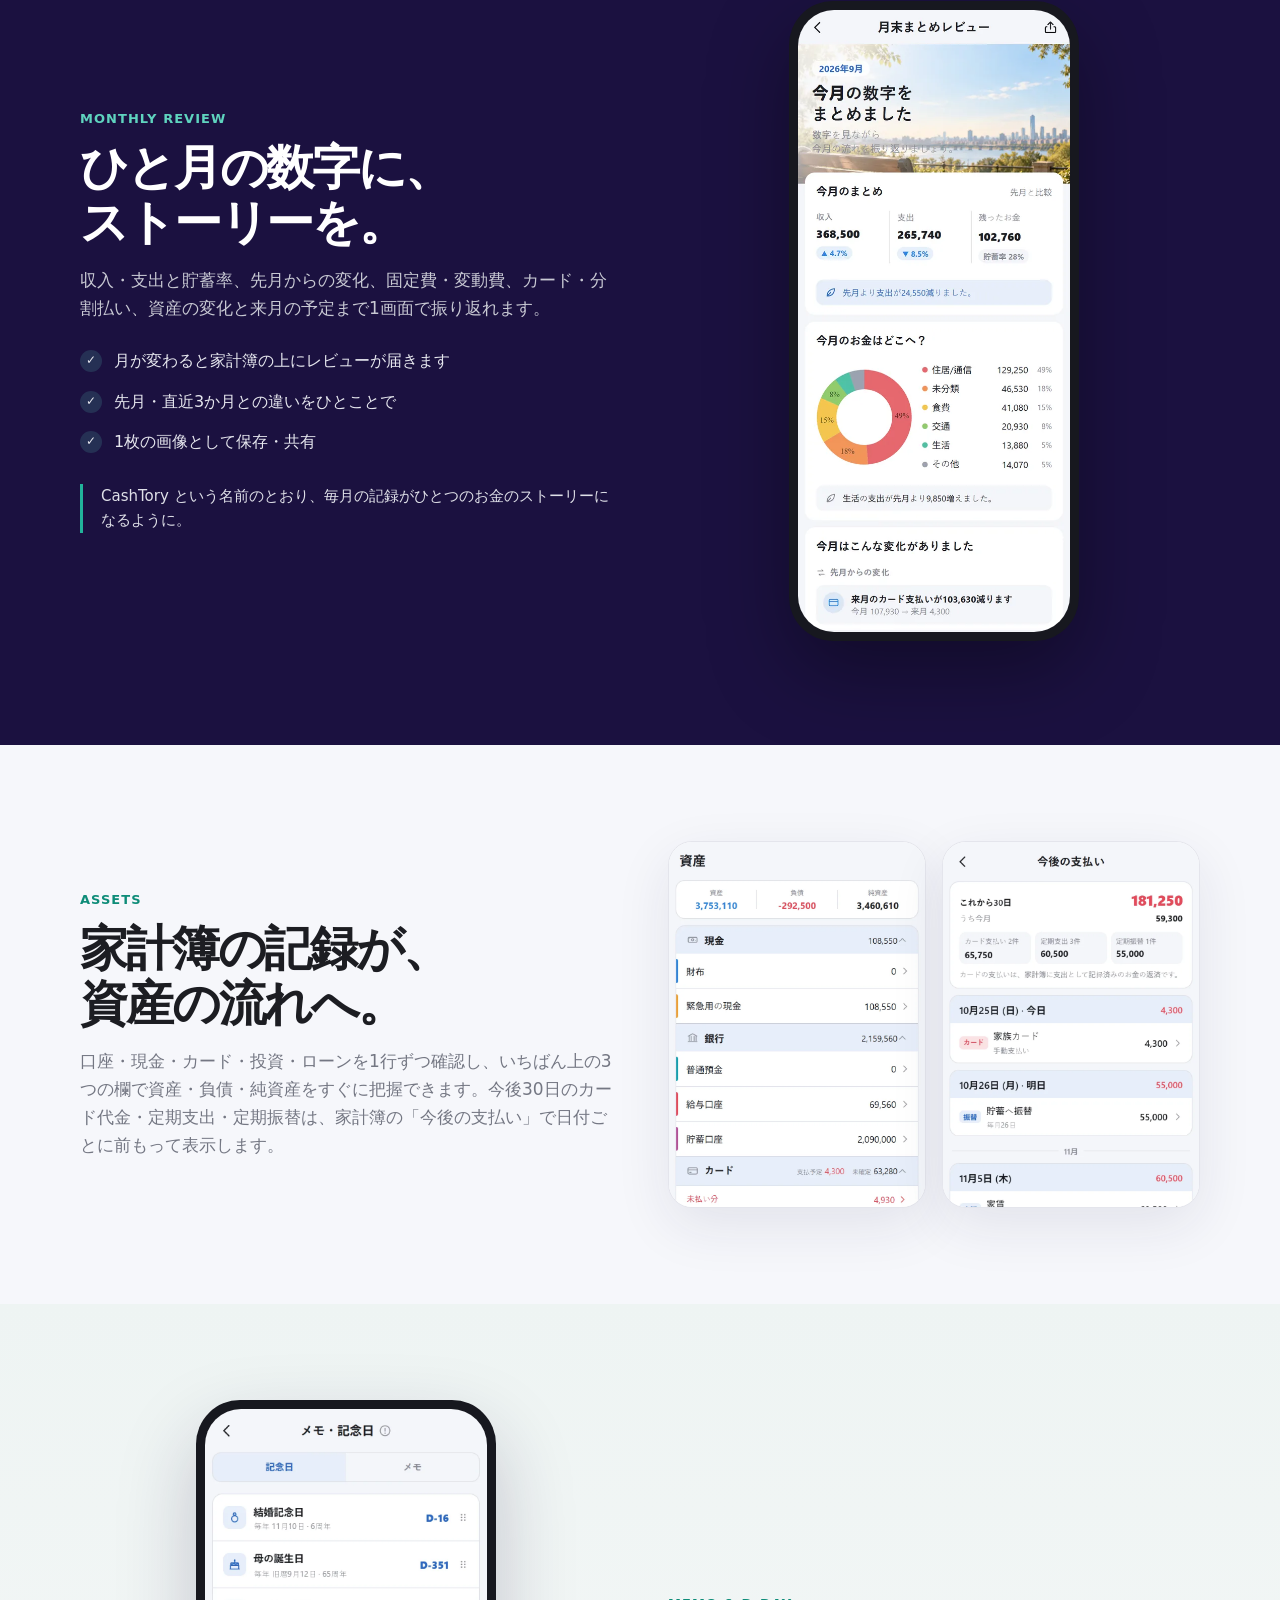
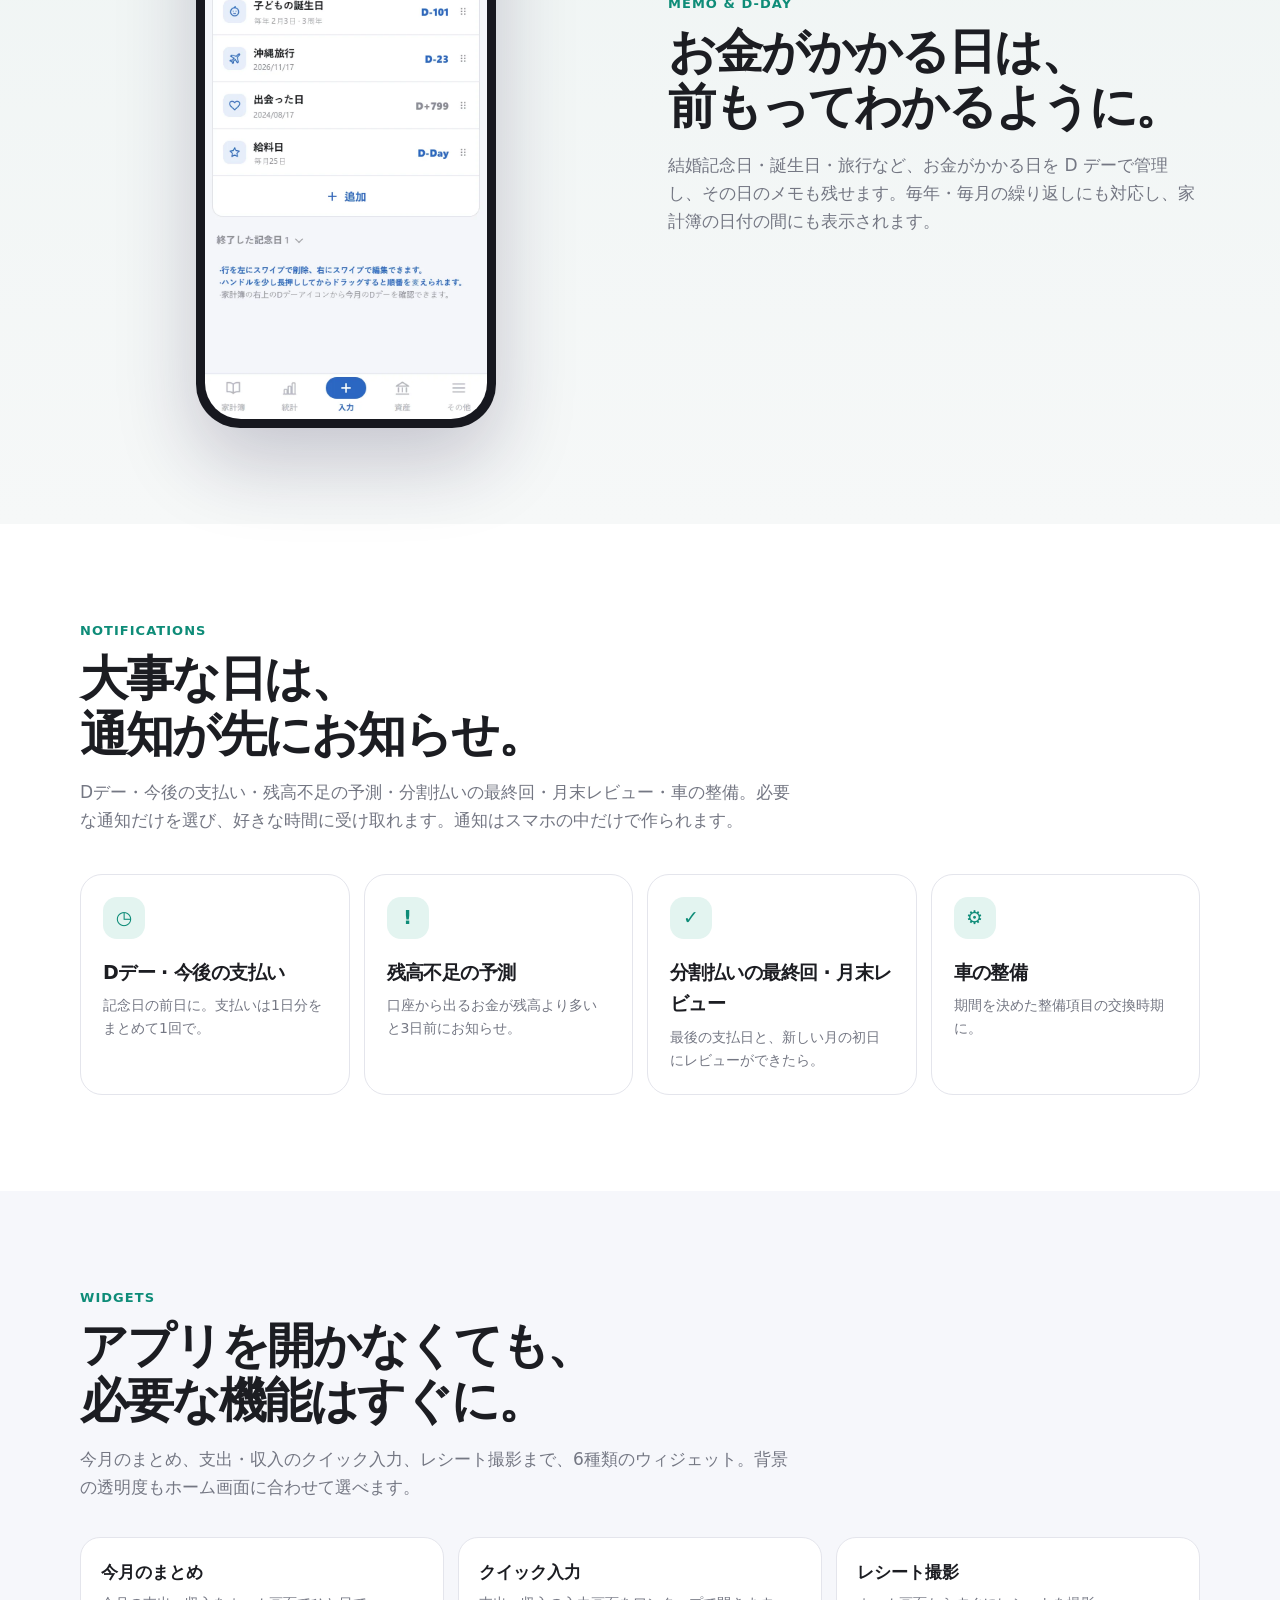
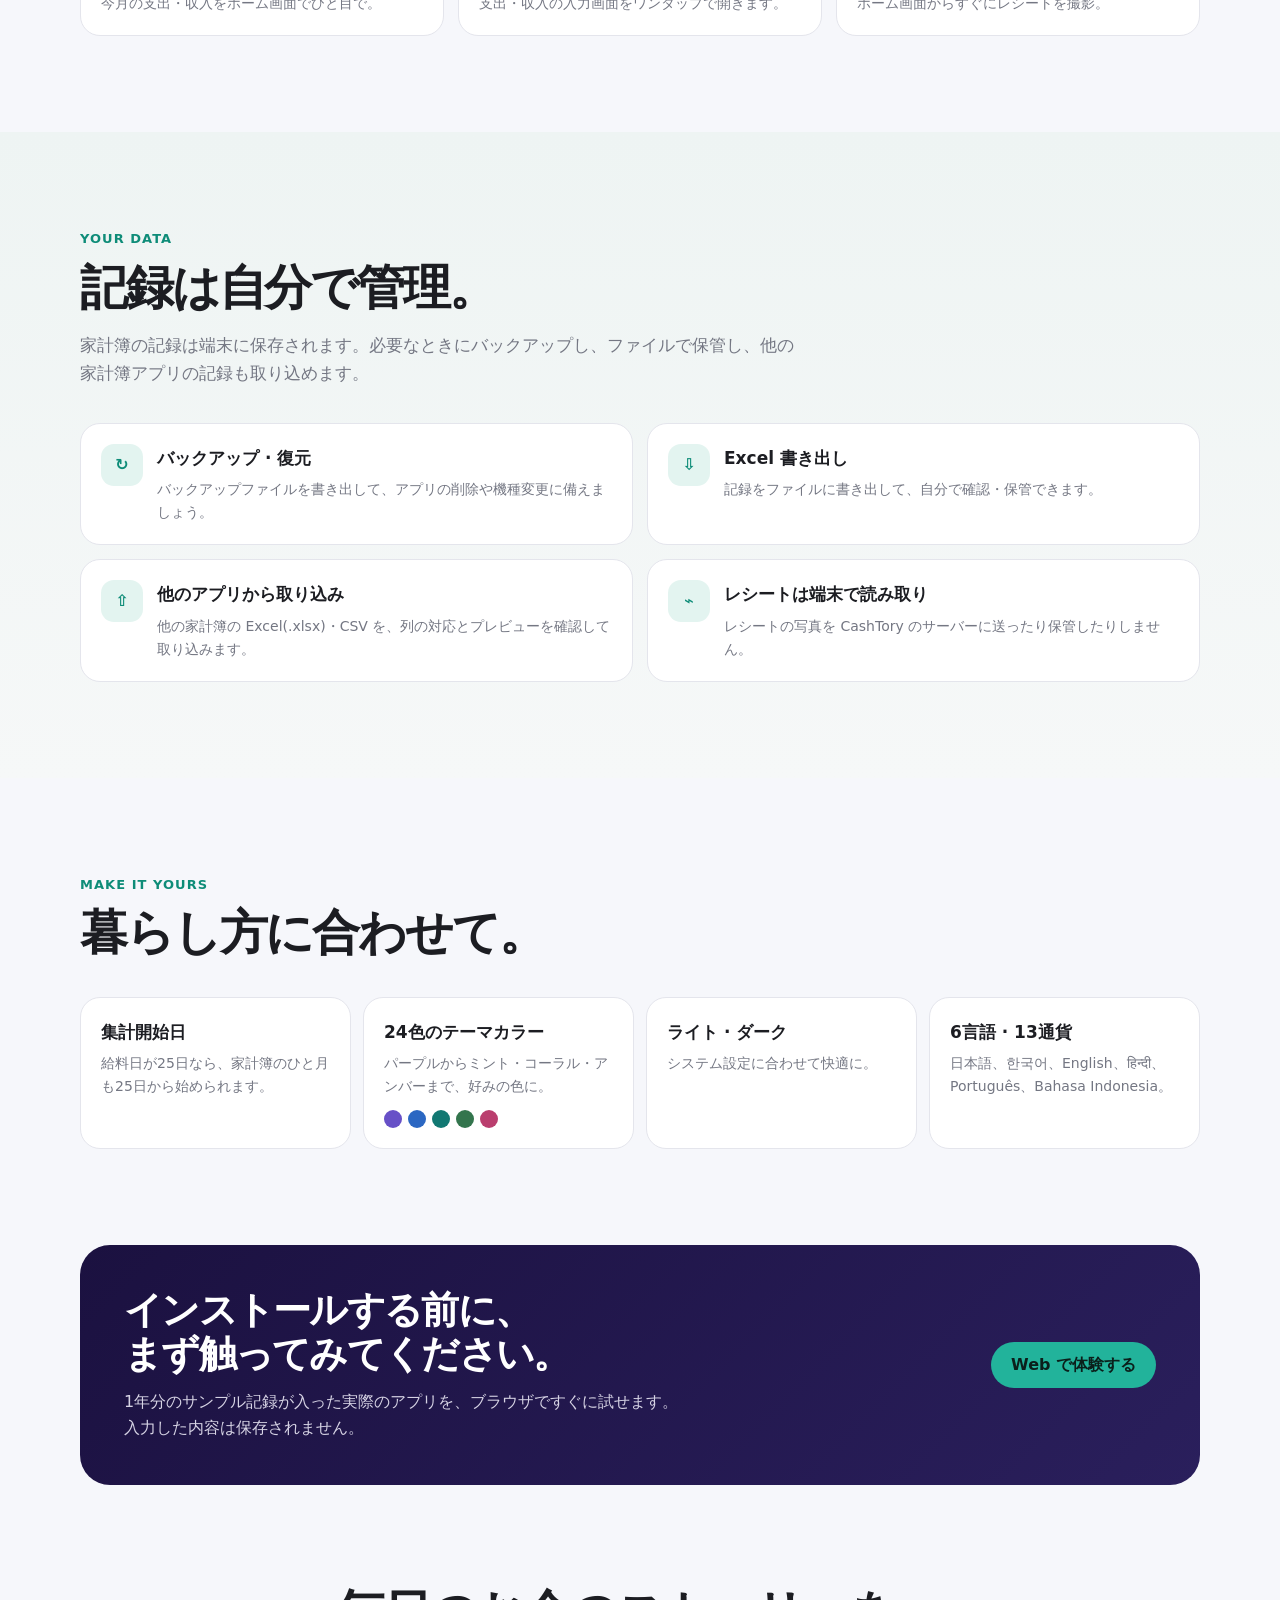
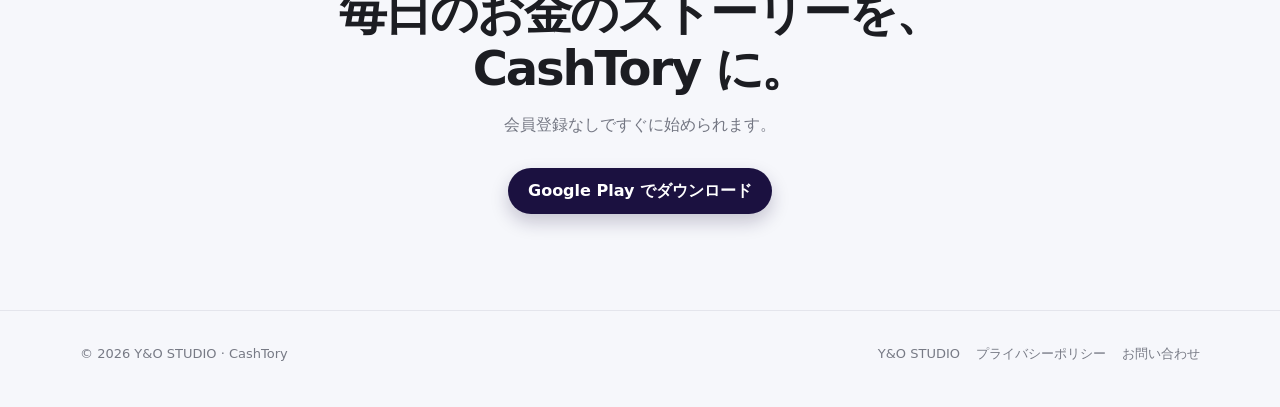
<file: cashtory/ja/index.html>
<!doctype html>
<!-- Generated by tools/build_cashtory_pages.py — edit that file, not this one. -->
<html lang="ja">
<head>
  <meta charset="utf-8" />
  <meta name="viewport" content="width=device-width, initial-scale=1" />
  <meta name="theme-color" content="#1B1140" />
  <meta name="description" content="レシート入力からカード・分割払い、資産・負債、車の家計簿、旅行の家計簿、月末レビュー、メモ・Dデーまで。会員登録なしで始められる家計簿アプリ。" />
  <link rel="canonical" href="https://yandostudio.co.kr/cashtory/ja/" />
  <link rel="alternate" hreflang="ko" href="https://yandostudio.co.kr/cashtory/" />
  <link rel="alternate" hreflang="ja" href="https://yandostudio.co.kr/cashtory/ja/" />
  <link rel="alternate" hreflang="en" href="https://yandostudio.co.kr/cashtory/en/" />
  <link rel="alternate" hreflang="x-default" href="https://yandostudio.co.kr/cashtory/" />
  <link rel="icon" href="/cashtory/assets/favicon-48.png" type="image/png" />
  <link rel="apple-touch-icon" href="/cashtory/assets/apple-touch-icon.png" />
  <meta property="og:type" content="website" />
  <meta property="og:site_name" content="Y&amp;O STUDIO" />
  <meta property="og:locale" content="ja_JP" />
  <meta property="og:url" content="https://yandostudio.co.kr/cashtory/ja/" />
  <meta property="og:title" content="CashTory — 記録は軽く、お金の流れはひと目で" />
  <meta property="og:description" content="レシート入力からカード・分割払い、資産・負債、車の家計簿、旅行の家計簿、月末レビュー、メモ・Dデーまで。会員登録なしで始められる家計簿アプリ。" />
  <meta property="og:image" content="https://yandostudio.co.kr/cashtory/assets/og-image.jpg?v=20261017" />
  <meta property="og:image:width" content="1200" />
  <meta property="og:image:height" content="630" />
  <meta name="twitter:card" content="summary_large_image" />
  <title>CashTory — 記録は軽く、お金の流れはひと目で</title>
  <style>
:root{--accent:#1B1140;--accent-soft:#ECEAF3;--point:#0E8C78;--point-soft:#E3F4F0;--bg:#F6F7FB;--card:#fff;--text:#1C1D22;--sub:#747783;--line:#E4E5EC;--shadow:0 18px 55px rgba(36,28,75,.09);--max:1120px}
*{box-sizing:border-box}
html{scroll-behavior:smooth}
body{margin:0;background:var(--bg);color:var(--text);font-family:Inter,ui-sans-serif,system-ui,-apple-system,BlinkMacSystemFont,"Segoe UI","Noto Sans KR","Apple SD Gothic Neo","Hiragino Sans","Noto Sans JP",sans-serif;line-height:1.65;-webkit-font-smoothing:antialiased}
:root:lang(ko) body{word-break:keep-all}
:root:lang(ja) :is(h1,h2,.tryBand h2){word-break:keep-all}
a{color:inherit;text-decoration:none}
img{display:block;max-width:100%;height:auto}
.wrap{width:min(calc(100% - 40px),var(--max));margin:0 auto}
.top{position:sticky;top:0;z-index:20;background:rgba(246,247,251,.88);backdrop-filter:blur(18px);border-bottom:1px solid rgba(228,229,236,.8)}
.nav{min-height:68px;display:flex;align-items:center;justify-content:space-between;gap:20px}
.brand{display:flex;align-items:center;gap:10px;font-weight:850;letter-spacing:-.03em}
.brand img{width:36px;height:36px;border-radius:11px;box-shadow:0 4px 12px rgba(28,17,71,.16)}
.navRight{display:flex;align-items:center;gap:20px}
.navlinks{display:flex;align-items:center;gap:20px;font-size:14px;color:#565965;font-weight:650}
.navlinks a:hover{color:var(--point)}
.lang{display:flex;gap:2px;padding:3px;border:1px solid var(--line);border-radius:999px;background:#fff;font-size:12px;font-weight:800}
.lang a{padding:4px 9px;border-radius:999px;color:var(--sub)}
.lang a[aria-current]{background:var(--accent);color:#fff}
.pill{white-space:nowrap;display:inline-flex;align-items:center;justify-content:center;min-height:46px;padding:0 20px;border-radius:999px;background:var(--accent);color:#fff;font-weight:800;box-shadow:0 8px 18px rgba(27,17,64,.22)}
.pill.ghost{background:#fff;color:var(--text);border:1px solid var(--line);box-shadow:none}
.pill.small{min-height:40px;padding:0 16px;font-size:14px}
.hero{padding:72px 0 64px;overflow:hidden}
.heroGrid{display:grid;grid-template-columns:1.05fr .95fr;gap:56px;align-items:center}
.eyebrow{display:inline-flex;align-items:center;gap:8px;margin-bottom:18px;font-size:13px;font-weight:800;color:var(--point);letter-spacing:.08em}
.eyebrow::before{content:"";width:7px;height:7px;border-radius:50%;background:var(--point)}
h1{margin:0;font-size:clamp(38px,4.9vw,62px);line-height:1.08;letter-spacing:-.05em}
h2{margin:0;font-size:clamp(30px,4.2vw,48px);line-height:1.15;letter-spacing:-.045em}
.lead{margin:22px 0 0;max-width:600px;font-size:clamp(17px,2vw,20px);color:var(--sub)}
.cta{display:flex;gap:10px;flex-wrap:wrap;margin-top:30px}
.micro{margin-top:16px;font-size:13px;color:#8A8C97}
.stage{position:relative;display:grid;place-items:center;min-height:620px}
.halo{position:absolute;width:500px;height:500px;border-radius:50%;background:radial-gradient(circle,#D3EFE8 0,#EAF6F3 48%,rgba(234,246,243,0) 72%)}
.phone{position:relative;width:min(300px,78vw);border-radius:44px;background:#17181F;padding:9px;box-shadow:0 34px 80px rgba(31,25,62,.22)}
.phone img{width:100%;border-radius:36px}
.hero .phone{transform:rotate(2deg)}
.float{position:absolute;background:#fff;border:1px solid var(--line);border-radius:16px;box-shadow:var(--shadow);padding:11px 15px;font-size:13px;font-weight:750;line-height:1.4}
.float em{display:block;font-style:normal;color:var(--point)}
.float.one{left:0;top:110px}.float.two{right:0;bottom:110px}
.trust{padding:0 0 64px}
.grid4{display:grid;grid-template-columns:repeat(4,1fr);gap:12px}
.trustItem{background:#fff;border:1px solid var(--line);border-radius:18px;padding:18px}
.trustItem b{display:block;font-size:15px}.trustItem span{font-size:13px;color:var(--sub)}
section.block{padding:96px 0}
.tint{background:linear-gradient(180deg,#EEF4F3,#F6F8F8)}
.white{background:#fff}
.head{max-width:720px;margin-bottom:36px}
.kicker{margin:0 0 10px;color:var(--point);font-size:13px;font-weight:850;letter-spacing:.08em}
.sectionLead{margin:16px 0 0;color:var(--sub);font-size:17px}
.split{display:grid;grid-template-columns:1fr 1fr;gap:56px;align-items:center}
.split.rev>.media{order:-1}
.media{display:flex;justify-content:center;gap:18px;flex-wrap:wrap}
.shot{margin:0;width:min(390px,100%);border-radius:24px;overflow:hidden;background:#fff;border:1px solid var(--line);box-shadow:var(--shadow)}
.shots{display:grid;grid-template-columns:1fr 1fr;gap:16px;align-items:start;width:min(600px,100%)}
.features{display:grid;grid-template-columns:repeat(4,1fr);gap:14px;margin-top:40px}
.feature{background:#fff;border:1px solid var(--line);border-radius:22px;padding:22px}
.featureIcon{width:42px;height:42px;border-radius:14px;background:var(--point-soft);display:grid;place-items:center;color:var(--point);font-size:19px;font-weight:900}
.feature h3{margin:18px 0 6px;font-size:19px;letter-spacing:-.03em}.feature p{margin:0;color:var(--sub);font-size:14px}
.inputMedia{display:flex;justify-content:center;gap:24px;margin-top:48px}
.inputMedia .phone{width:min(280px,44vw)}
.inputMedia.four{display:grid;grid-template-columns:repeat(4,minmax(0,250px));justify-content:center;gap:22px}
.inputMedia.four .phone{width:auto;border-radius:38px;padding:8px}.inputMedia.four .phone img{border-radius:31px}
.inputMedia.four figure{margin:0}.inputMedia.four figcaption{margin-top:14px;text-align:center;font-size:14px;font-weight:800;color:var(--sub)}
.receipt{margin-top:56px;display:grid;grid-template-columns:.8fr 1.2fr;gap:32px;align-items:center;background:#fff;border:1px solid var(--line);border-radius:28px;padding:24px;box-shadow:var(--shadow)}
.scrollShot{background:#15151a;border-radius:30px;padding:8px;width:min(320px,100%);height:560px;margin:0 auto;overflow:hidden}
.scrollShot img{width:100%;border-radius:23px;animation:shotScroll 12s cubic-bezier(.65,0,.35,1) infinite alternate}
@keyframes shotScroll{0%,10%{transform:translateY(0)}90%,100%{transform:translateY(calc(-100% + 544px))}}
.receipt h3{font-size:26px;letter-spacing:-.035em;margin:0 0 10px;line-height:1.3}.receipt p{margin:0;color:var(--sub)}
.note{margin-top:14px;padding:12px 14px;border-radius:14px;background:var(--point-soft);color:#0B6E5F;font-size:13px;font-weight:700}
.list{display:grid;gap:14px;margin-top:26px}
.listItem{display:flex;gap:12px;align-items:flex-start}
.check{flex:none;width:22px;height:22px;margin-top:2px;border-radius:50%;background:var(--point-soft);color:var(--point);display:grid;place-items:center;font-size:12px;font-weight:900}
.listItem b{display:block;font-size:15px}.listItem small{color:var(--sub);font-size:14px}
.reviewSec{padding:104px 0;background:#1B1140;color:#fff;overflow:hidden}
.reviewSec .kicker{color:#5FD4BF}.reviewSec .sectionLead{color:#C8C9D3}
.reviewSec .check{background:rgba(95,212,191,.16);color:#5FD4BF}
.reviewSec .listItem span{color:#E6E7EE}
.quote{margin-top:28px;border-left:3px solid #22B39B;padding-left:18px;color:#DFE0E8;font-size:15px}
.reviewPhone{width:min(290px,86vw);height:640px;margin:0 auto;background:#17181F;border-radius:44px;padding:9px;box-shadow:0 30px 80px rgba(0,0,0,.35);overflow:hidden}
.reviewScreen{height:100%;overflow:hidden;border-radius:36px;background:#f4f5f9}
.reviewScreen img{width:100%;animation:reviewScroll 16s cubic-bezier(.65,0,.35,1) infinite alternate}
@keyframes reviewScroll{0%,8%{transform:translateY(0)}92%,100%{transform:translateY(calc(-100% + 622px))}}
.widgetImg{max-width:420px;margin:0 auto;border-radius:24px;overflow:hidden}
.grid3{display:grid;grid-template-columns:repeat(3,1fr);gap:14px}
.grid2{display:grid;grid-template-columns:repeat(2,1fr);gap:14px}
.card{background:#fff;border:1px solid var(--line);border-radius:20px;padding:20px}
.card b{font-size:17px}.card p{margin:6px 0 0;color:var(--sub);font-size:14px}
.dataCard{display:flex;gap:14px}
.dataCard i{flex:none;font-style:normal;width:42px;height:42px;border-radius:13px;background:var(--point-soft);color:var(--point);display:grid;place-items:center;font-weight:900}
.swatches{display:flex;gap:6px;margin-top:12px}.swatches span{width:18px;height:18px;border-radius:50%}
.tryBand{background:linear-gradient(135deg,#1B1140,#2A1F5C);color:#fff;border-radius:30px;padding:44px;display:grid;grid-template-columns:1fr auto;gap:28px;align-items:center}
.tryBand h2{font-size:clamp(26px,3.4vw,38px)}
.tryBand p{margin:12px 0 0;color:#D6D3E4;max-width:560px}
.tryBand .pill{background:#22B39B;color:#0B1F1B;box-shadow:none}
.centerCta{text-align:center;padding:100px 0 96px}
.centerCta p{color:var(--sub);margin:16px 0 26px}
.centerCta .cta{justify-content:center}
footer{padding:32px 0 42px;border-top:1px solid var(--line);color:#777A85;font-size:13px}
.footerRow{display:flex;justify-content:space-between;gap:22px;flex-wrap:wrap}.footerLinks{display:flex;gap:16px;flex-wrap:wrap}
@media(max-width:960px){
  .navlinks{display:none}
  .heroGrid,.split,.receipt,.tryBand{grid-template-columns:1fr}
  .split.rev>.media{order:0}
  .features{grid-template-columns:1fr 1fr}
  .grid4{grid-template-columns:1fr 1fr}
  .inputMedia.four{grid-template-columns:repeat(2,minmax(0,280px))}
  .stage{min-height:0;padding:12px 0}
}
@media(max-width:600px){
  .wrap{width:min(calc(100% - 28px),var(--max))}
  .hero{padding-top:44px}
  .navRight{gap:10px}
  .lang a{padding:4px 7px}
  .float{display:none}
  .features,.grid4,.grid3,.grid2,.shots{grid-template-columns:1fr}
  .pill.small{min-height:36px;padding:0 12px;font-size:13px}
  .brand span{display:none}
  .inputMedia{gap:12px}
  .inputMedia .phone{width:46vw;border-radius:28px;padding:6px}
  .inputMedia .phone img{border-radius:23px}
  .inputMedia.four{gap:16px 12px}
  .inputMedia.four .phone{width:auto}
  .inputMedia.four figcaption{margin-top:10px;font-size:13px}
  section.block,.reviewSec{padding:72px 0}
  .tryBand{padding:30px 24px}
}
@media(prefers-reduced-motion:reduce){.reviewScreen img,.scrollShot img{animation:none}}
  </style>
</head>
<body>
  <header class="top">
    <div class="wrap nav">
      <a class="brand" href="/cashtory/ja/"><img src="/cashtory/assets/app-icon.webp" alt="" width="36" height="36"><span>CashTory</span></a>
      <div class="navRight">
        <nav class="navlinks" aria-label="CashTory"><a href="#features">機能</a><a href="#vehicle">車の家計簿</a><a href="#trip">旅行</a><a href="#review">月末レビュー</a><a href="/cashtory/demo/?lang=ja">体験版</a></nav>
        <nav class="lang" aria-label="Language"><a href="/cashtory/" hreflang="ko" lang="ko">KO</a><a href="/cashtory/ja/" hreflang="ja" lang="ja" aria-current="page">JA</a><a href="/cashtory/en/" hreflang="en" lang="en">EN</a></nav>
        <a class="pill small" href="https://play.google.com/store/apps/details?id=com.yandostudio.cashtory">Google Play</a>
      </div>
    </div>
  </header>

  <main>
    <section class="hero">
      <div class="wrap heroGrid">
        <div>
          <div class="eyebrow">CASH + STORY</div>
          <h1>記録は軽く、<br>お金の流れは<wbr>ひと目で。</h1>
          <p class="lead">レシート入力からカード・分割払い、資産と車の家計簿、旅行の費用、月末レビューまで。難しい金融用語ではなく、自分のお金の流れを気軽に記録できます。</p>
          <div class="cta">
            <a class="pill" href="https://play.google.com/store/apps/details?id=com.yandostudio.cashtory">Google Play で始める</a>
            <a class="pill ghost" href="/cashtory/demo/?lang=ja">インストールなしで試す</a>
          </div>
          <div class="micro">会員登録なしですぐ開始 · 6言語 · 13通貨</div>
        </div>
        <div class="stage">
          <div class="halo"></div>
          <div class="phone"><img src="/cashtory/assets/screens/ja/ledger.webp?v=20261025" alt="CashTory の家計簿画面" width="780" height="1688"></div>
          <div class="float one">中央のボタンで<em>4つの入力方法</em></div>
          <div class="float two">メモ・Dデーも<em>家計簿のそばに</em></div>
        </div>
      </div>
    </section>

    <section class="trust" aria-label="CashTory">
      <div class="wrap grid4"><div class="trustItem"><b>会員登録なし</b><span>インストールしてすぐ使えます。</span></div><div class="trustItem"><b>端末に保存</b><span>家計簿の記録はサーバーではなく端末に。</span></div><div class="trustItem"><b>6言語 · 13通貨</b><span>日本語 · 한국어 · English ほか。</span></div><div class="trustItem"><b>バックアップ &amp; Excel</b><span>記録をアプリの中に閉じ込めません。</span></div></div>
    </section>

    <section class="block white" id="features">
      <div class="wrap">
        <div class="head">
          <p class="kicker">FAST INPUT</p>
          <h2>中央のボタン<wbr>ひとつで、<br>4つの<wbr>入力方法。</h2>
          <p class="sectionLead">中央の「入力」ボタンを軽く押すと手入力、押したままスライドするとレシート・よく使う項目・メモ・Dデー。金額を入れると次の項目が自動で開きます。</p>
        </div>
        <div class="inputMedia">
          <div class="phone"><img src="/cashtory/assets/screens/ja/guide.webp?v=20261025" alt="入力方法の案内画面" width="780" height="1688" loading="lazy" decoding="async"></div>
          <div class="phone"><img src="/cashtory/assets/screens/ja/add.webp?v=20261025" alt="記録の入力画面" width="780" height="1688" loading="lazy" decoding="async"></div>
        </div>
        <div class="features"><article class="feature"><div class="featureIcon" aria-hidden="true">✎</div><h3>手入力</h3><p>電卓で金額を入れて、資産と分類を選ぶだけ。支出・収入・振替を1画面で。</p></article><article class="feature"><div class="featureIcon" aria-hidden="true">▣</div><h3>レシート</h3><p>日付・店名・金額・品目の読み取りを手伝います。合計1件でも、品目ごとにも保存できます。</p></article><article class="feature"><div class="featureIcon" aria-hidden="true">★</div><h3>よく使う項目</h3><p>コーヒー・ランチ・交通費など、よく使う内容を今日の日付ですぐ呼び出せます。</p></article><article class="feature"><div class="featureIcon" aria-hidden="true">◷</div><h3>メモ・Dデー</h3><p>その日のメモと近づく記念日を、家計簿の日付の間に一緒に表示します。</p></article></div>
      </div>
    </section>

    <section class="block tint">
      <div class="wrap split">
        <div>
          <p class="kicker">CARD & INSTALLMENT</p>
          <h2>カードで<wbr>使ったお金も、<br>これから<wbr>払うお金も。</h2>
          <p class="sectionLead">カード利用は購入日に支出として、カード代金の引き落としは負債の返済として記録するので、同じ支出が二重に数えられません。</p>
          <div class="list"><div class="listItem"><span class="check">✓</span><div><b>カードの支払予定</b><small>引き落とし日・口座・Dデーを1行で</small></div></div><div class="listItem"><span class="check">✓</span><div><b>自動引き落とし</b><small>引き落とし口座と日付で自動処理</small></div></div><div class="listItem"><span class="check">✓</span><div><b>分割払いの管理</b><small>元利均等・元金均等・単利の利息計算</small></div></div><div class="listItem"><span class="check">✓</span><div><b>繰上返済</b><small>前払いした回までまとめて整理</small></div></div></div>
        </div>
        <div class="media"><figure class="shot"><img src="/cashtory/assets/screens/ja/cards.webp?v=20261025" alt="資産タブのカード支払予定" width="736" height="464" loading="lazy" decoding="async"></figure></div>
      </div>
    </section>

    <section class="block">
      <div class="wrap split rev">
        <div>
          <p class="kicker">STATS</p>
          <h2>今月の流れを、<br>写真と<wbr>ひとことで。</h2>
          <p class="sectionLead">統計の最初のカードが、今月の支出を先月・6か月平均と比べてひとことで伝えます。固定費・変動費、6か月の推移、分類ごとの割合と前月比まで続けて確認できます。</p>
        </div>
        <div class="media">
          <div class="shots">
            <figure class="shot"><img src="/cashtory/assets/screens/ja/stats.webp?v=20261025" alt="統計のまとめ画面" width="780" height="1402" loading="lazy" decoding="async"></figure>
            <figure class="shot"><img src="/cashtory/assets/screens/ja/category.webp?v=20261025" alt="分類別の支出画面" width="740" height="868" loading="lazy" decoding="async"></figure>
          </div>
        </div>
      </div>
    </section>

    <section class="block white" id="vehicle">
      <div class="wrap">
        <div class="head">
          <p class="kicker">VEHICLE LOG</p>
          <h2>車にかかる<wbr>お金も、<br>家計簿の中で。</h2>
          <p class="sectionLead">車を登録しておくと、給油・整備の支出を入力するときに走行距離・給油量・交換した項目も一緒に記録されます。燃費や維持費、次の整備時期は統計の「車両」タブでひと目で確認できます。</p>
        </div>
        <div class="inputMedia">
          <div class="phone"><img src="/cashtory/assets/screens/ja/vehicle.webp?v=20261025" alt="統計の車両タブの画面" width="780" height="1688" loading="lazy" decoding="async"></div>
          <div class="phone"><img src="/cashtory/assets/screens/ja/vehicle2.webp?v=20261025" alt="車の維持費の推移と詳細記録" width="780" height="1688" loading="lazy" decoding="async"></div>
        </div>
        <div class="features"><article class="feature"><div class="featureIcon" aria-hidden="true">⛽</div><h3>給油も1回の入力で</h3><p>給油代を入力しながら走行距離と給油量も残せます。燃費と1kmあたりの費用は自動で計算されます。</p></article><article class="feature"><div class="featureIcon" aria-hidden="true">⚙</div><h3>整備の交換時期</h3><p>エンジンオイル・フィルター・タイヤを距離や期間で管理し、過ぎた項目や近づく項目をお知らせします。</p></article><article class="feature"><div class="featureIcon" aria-hidden="true">⚡</div><h3>EVも、2台目も</h3><p>ガソリン・軽油・LPG・ハイブリッド・EVに対応。車は無料で2台まで登録できます。</p></article><article class="feature"><div class="featureIcon" aria-hidden="true">◔</div><h3>車両の統計</h3><p>今月の維持費、直近6か月の維持費と燃費のグラフ、整備項目を1画面で。</p></article></div>
      </div>
    </section>

    <section class="block" id="trip">
      <div class="wrap">
        <div class="head">
          <p class="kicker">TRIP LEDGER</p>
          <h2>旅行のお金は、<br>旅行ノートに<wbr>別々に。</h2>
          <p class="sectionLead">旅行ごとに別々に記録し、必要な支出だけを選んで家計簿に移せます。現地のお金のまま入力すれば為替レートで換算して合計を表示し、同行者と使ったお金は誰が誰にいくら送ればよいかまで教えてくれます。</p>
        </div>
        <div class="inputMedia four"><figure><div class="phone"><img src="/cashtory/assets/screens/ja/trip.webp?v=20261025" alt="旅行の支出画面" width="780" height="1688" loading="lazy" decoding="async"></div><figcaption>支出</figcaption></figure><figure><div class="phone"><img src="/cashtory/assets/screens/ja/trip-plans.webp?v=20261025" alt="旅行の日程画面" width="780" height="1688" loading="lazy" decoding="async"></div><figcaption>日程</figcaption></figure><figure><div class="phone"><img src="/cashtory/assets/screens/ja/trip-stats.webp?v=20261025" alt="旅行の統計画面" width="780" height="1688" loading="lazy" decoding="async"></div><figcaption>統計</figcaption></figure><figure><div class="phone"><img src="/cashtory/assets/screens/ja/trip2.webp?v=20261025" alt="旅行の精算画面" width="780" height="1688" loading="lazy" decoding="async"></div><figcaption>精算</figcaption></figure></div>
        <div class="features"><article class="feature"><div class="featureIcon" aria-hidden="true">$</div><h3>現地のお金のまま</h3><p>ドル・ウォンのまま入力すると、決めたレートで換算して合計・1人あたり・1日平均を表示します。</p></article><article class="feature"><div class="featureIcon" aria-hidden="true">⇄</div><h3>自動で精算</h3><p>払った人と割る人を選ぶだけ。精算表は画像で共有でき、旅行ファイルをやり取りして同行者と合算できます。</p></article><article class="feature"><div class="featureIcon" aria-hidden="true">☑</div><h3>日程 · 持ち物</h3><p>地図リンクやメモを付けた予定はすぐ時間順に並び、地図と経路もワンタップで。持ち物は海外・国内の基本リストでチェック。</p></article><article class="feature"><div class="featureIcon" aria-hidden="true">✈</div><h3>旅行モード</h3><p>出発前日から家計簿上のスイッチひとつで旅行画面が先に。行った国は世界地図に塗られます。</p></article></div>
      </div>
    </section>

    <section class="reviewSec" id="review">
      <div class="wrap split">
        <div>
          <p class="kicker">MONTHLY REVIEW</p>
          <h2>ひと月の数字に、<br>ストーリーを。</h2>
          <p class="sectionLead">収入・支出と貯蓄率、先月からの変化、固定費・変動費、カード・分割払い、資産の変化と来月の予定まで1画面で振り返れます。</p>
          <div class="list"><div class="listItem"><span class="check">✓</span><span>月が変わると家計簿の上にレビューが届きます</span></div><div class="listItem"><span class="check">✓</span><span>先月・直近3か月との違いをひとことで</span></div><div class="listItem"><span class="check">✓</span><span>1枚の画像として保存・共有</span></div></div>
          <div class="quote">CashTory という名前のとおり、毎月の記録がひとつのお金のストーリーになるように。</div>
        </div>
        <div class="media">
          <div class="reviewPhone"><div class="reviewScreen"><img src="/cashtory/assets/screens/ja/review.webp?v=20261025" alt="月末まとめレビュー画面" width="540" height="3285" loading="lazy" decoding="async"></div></div>
        </div>
      </div>
    </section>

    <section class="block">
      <div class="wrap split">
        <div>
          <p class="kicker">ASSETS</p>
          <h2>家計簿の記録が、<br>資産の流れへ。</h2>
          <p class="sectionLead">口座・現金・カード・投資・ローンを1行ずつ確認し、いちばん上の3つの欄で資産・負債・純資産をすぐに把握できます。今後30日のカード代金・定期支出・定期振替は、家計簿の「今後の支払い」で日付ごとに前もって表示します。</p>
        </div>
        <div class="media">
          <div class="shots">
            <figure class="shot"><img src="/cashtory/assets/screens/ja/assets.webp?v=20261025" alt="資産タブの画面" width="780" height="1112" loading="lazy" decoding="async"></figure>
            <figure class="shot"><img src="/cashtory/assets/screens/ja/upcoming.webp?v=20261025" alt="今後の支払いの画面" width="780" height="1112" loading="lazy" decoding="async"></figure>
          </div>
        </div>
      </div>
    </section>

    <section class="block tint">
      <div class="wrap split rev">
        <div>
          <p class="kicker">MEMO & D-DAY</p>
          <h2>お金が<wbr>かかる日は、<br>前もって<wbr>わかるように。</h2>
          <p class="sectionLead">結婚記念日・誕生日・旅行など、お金がかかる日を D デーで管理し、その日のメモも残せます。毎年・毎月の繰り返しにも対応し、家計簿の日付の間にも表示されます。</p>
        </div>
        <div class="media"><div class="phone"><img src="/cashtory/assets/screens/ja/dday.webp?v=20261025" alt="メモ・記念日の画面" width="780" height="1688" loading="lazy" decoding="async"></div></div>
      </div>
    </section>

    <section class="block white" id="notify">
      <div class="wrap">
        <div class="head">
          <p class="kicker">NOTIFICATIONS</p>
          <h2>大事な日は、<br>通知が先に<wbr>お知らせ。</h2>
          <p class="sectionLead">Dデー・今後の支払い・残高不足の予測・分割払いの最終回・月末レビュー・車の整備。必要な通知だけを選び、好きな時間に受け取れます。通知はスマホの中だけで作られます。</p>
        </div>
        <div class="features"><article class="feature"><div class="featureIcon" aria-hidden="true">◷</div><h3>Dデー · 今後の支払い</h3><p>記念日の前日に。支払いは1日分をまとめて1回で。</p></article><article class="feature"><div class="featureIcon" aria-hidden="true">!</div><h3>残高不足の予測</h3><p>口座から出るお金が残高より多いと3日前にお知らせ。</p></article><article class="feature"><div class="featureIcon" aria-hidden="true">✓</div><h3>分割払いの最終回 · 月末レビュー</h3><p>最後の支払日と、新しい月の初日にレビューができたら。</p></article><article class="feature"><div class="featureIcon" aria-hidden="true">⚙</div><h3>車の整備</h3><p>期間を決めた整備項目の交換時期に。</p></article></div>
      </div>
    </section>

    <section class="block">
      <div class="wrap">
        <div class="head">
          <p class="kicker">WIDGETS</p>
          <h2>アプリを<wbr>開かなくても、<br>必要な機能は<wbr>すぐに。</h2>
          <p class="sectionLead">今月のまとめ、支出・収入のクイック入力、レシート撮影まで、6種類のウィジェット。背景の透明度もホーム画面に合わせて選べます。</p>
        </div>
        <div class="grid3"><div class="card"><b>今月のまとめ</b><p>今月の支出・収入をホーム画面でひと目で。</p></div><div class="card"><b>クイック入力</b><p>支出・収入の入力画面をワンタップで開きます。</p></div><div class="card"><b>レシート撮影</b><p>ホーム画面からすぐにレシートを撮影。</p></div></div>
      </div>
    </section>

    <section class="block tint">
      <div class="wrap">
        <div class="head">
          <p class="kicker">YOUR DATA</p>
          <h2>記録は<wbr>自分で管理。</h2>
          <p class="sectionLead">家計簿の記録は端末に保存されます。必要なときにバックアップし、ファイルで保管し、他の家計簿アプリの記録も取り込めます。</p>
        </div>
        <div class="grid2"><div class="card dataCard"><i aria-hidden="true">↻</i><div><b>バックアップ · 復元</b><p>バックアップファイルを書き出して、アプリの削除や機種変更に備えましょう。</p></div></div><div class="card dataCard"><i aria-hidden="true">⇩</i><div><b>Excel 書き出し</b><p>記録をファイルに書き出して、自分で確認・保管できます。</p></div></div><div class="card dataCard"><i aria-hidden="true">⇧</i><div><b>他のアプリから取り込み</b><p>他の家計簿の Excel(.xlsx)・CSV を、列の対応とプレビューを確認して取り込みます。</p></div></div><div class="card dataCard"><i aria-hidden="true">⌁</i><div><b>レシートは端末で読み取り</b><p>レシートの写真を CashTory のサーバーに送ったり保管したりしません。</p></div></div></div>
      </div>
    </section>

    <section class="block">
      <div class="wrap">
        <div class="head">
          <p class="kicker">MAKE IT YOURS</p>
          <h2>暮らし方に<wbr>合わせて。</h2>
        </div>
        <div class="grid4"><div class="card"><b>集計開始日</b><p>給料日が25日なら、家計簿のひと月も25日から始められます。</p></div><div class="card"><b>24色のテーマカラー</b><p>パープルからミント・コーラル・アンバーまで、好みの色に。</p><div class="swatches"><span style="background:#6750C7"></span><span style="background:#2B67C2"></span><span style="background:#117872"></span><span style="background:#33754D"></span><span style="background:#BA3E6E"></span></div></div><div class="card"><b>ライト · ダーク</b><p>システム設定に合わせて快適に。</p></div><div class="card"><b>6言語 · 13通貨</b><p>日本語、한국어、English、हिन्दी、Português、Bahasa Indonesia。</p></div></div>
      </div>
    </section>

    <section class="wrap">
      <div class="tryBand">
        <div>
          <h2>インストール<wbr>する前に、<br>まず<wbr>触ってみてください。</h2>
          <p>1年分のサンプル記録が入った実際のアプリを、ブラウザですぐに試せます。入力した内容は保存されません。</p>
        </div>
        <a class="pill" href="/cashtory/demo/?lang=ja">Web で体験する</a>
      </div>
    </section>

    <section class="centerCta">
      <div class="wrap">
        <h2>毎日のお金の<wbr>ストーリーを、<br>CashTory に。</h2>
        <p>会員登録なしですぐに始められます。</p>
        <div class="cta"><a class="pill" href="https://play.google.com/store/apps/details?id=com.yandostudio.cashtory">Google Play でダウンロード</a></div>
      </div>
    </section>
  </main>

  <footer>
    <div class="wrap footerRow">
      <span>© 2026 Y&amp;O STUDIO · CashTory</span>
      <div class="footerLinks"><a href="/">Y&amp;O STUDIO</a><a href="https://yando-studio.github.io/cashtory-privacy/">プライバシーポリシー</a><a href="mailto:official.yo.studio@gmail.com">お問い合わせ</a></div>
    </div>
  </footer>
</body>
</html>
</file>
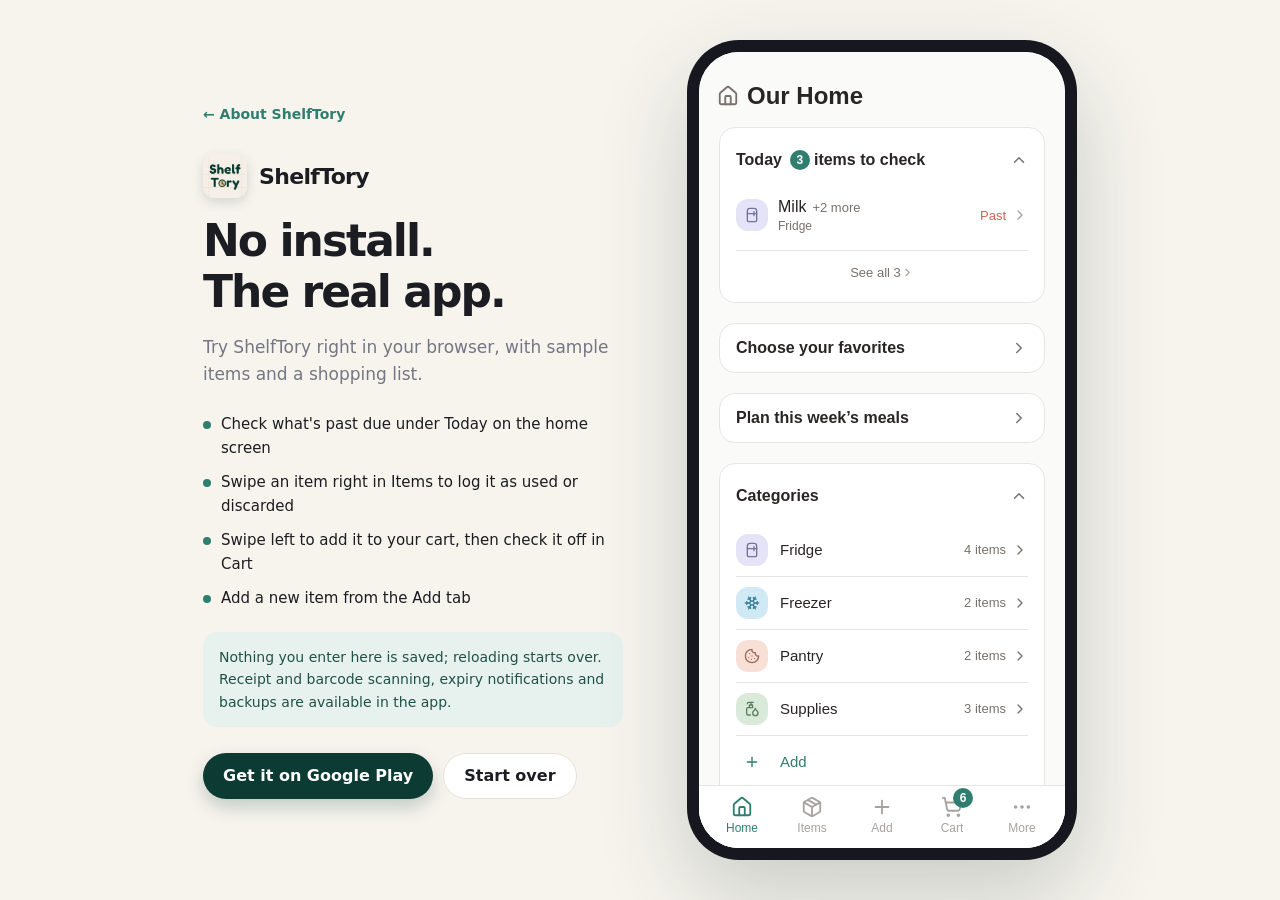
<file: shelftory/demo/index.html>
<!doctype html>
<html lang="ko">
<head>
  <meta charset="utf-8" />
  <meta name="viewport" content="width=device-width, initial-scale=1, viewport-fit=cover" />
  <meta name="theme-color" content="#0B3B32" />
  <meta name="description" content="ShelfTory를 설치하지 않고 브라우저에서 바로 사용해 보세요. 예시 물품과 장보기 목록이 들어 있는 실제 앱 화면입니다." />
  <link rel="canonical" href="https://yandostudio.co.kr/shelftory/demo/" />
  <link rel="icon" href="/shelftory/assets/favicon-48.png" type="image/png" />
  <link rel="apple-touch-icon" href="/shelftory/assets/apple-touch-icon.png" />
  <meta property="og:type" content="website" />
  <meta property="og:site_name" content="Y&amp;O STUDIO" />
  <meta property="og:locale" content="ko_KR" />
  <meta property="og:url" content="https://yandostudio.co.kr/shelftory/demo/" />
  <meta property="og:title" content="ShelfTory 체험판 — 설치 없이 둘러보기" />
  <meta property="og:description" content="예시 물품과 장보기 목록이 들어 있는 실제 앱 화면을 브라우저에서 바로 사용해 보세요." />
  <meta property="og:image" content="https://yandostudio.co.kr/shelftory/assets/og-image.jpg?v=20261017" />
  <meta property="og:image:width" content="1200" />
  <meta property="og:image:height" content="630" />
  <meta name="twitter:card" content="summary_large_image" />
  <title>ShelfTory 체험판</title>
  <style>
    :root{
      --accent:#0B3B32;--accent-soft:#E7F2EE;--point:#307E6F;--bg:#F7F4EE;--text:#1C1D22;--sub:#747783;--line:#E7E1D5;
    }
    *{box-sizing:border-box}
    html,body{height:100%}
    body{margin:0;background:var(--bg);color:var(--text);font-family:Inter,ui-sans-serif,system-ui,-apple-system,BlinkMacSystemFont,"Segoe UI","Noto Sans KR","Apple SD Gothic Neo","Hiragino Sans","Noto Sans JP",sans-serif;line-height:1.6;-webkit-font-smoothing:antialiased}
    :root:lang(ko) body{word-break:keep-all}
    a{color:inherit;text-decoration:none}
    button{font:inherit;cursor:pointer}

    .layout{min-height:100%;display:grid;grid-template-columns:minmax(0,420px) auto;gap:64px;align-items:center;justify-content:center;padding:40px 24px}
    .back{display:inline-flex;align-items:center;gap:8px;font-size:14px;font-weight:700;color:var(--point)}
    .brand{display:flex;align-items:center;gap:12px;margin:28px 0 0;font-size:22px;font-weight:850;letter-spacing:-.03em}
    .brand img{width:44px;height:44px;border-radius:12px;box-shadow:0 4px 12px rgba(14,59,49,.16)}
    h1{margin:18px 0 0;font-size:clamp(32px,4vw,44px);line-height:1.15;letter-spacing:-.045em}
    .lead{margin:16px 0 0;color:var(--sub);font-size:17px}
    .tips{margin:24px 0 0;padding:0;list-style:none;display:grid;gap:10px}
    .tips li{display:flex;gap:10px;font-size:15px}
    .tips li::before{content:"";flex:none;width:8px;height:8px;margin-top:9px;border-radius:50%;background:var(--point)}
    .note{margin:22px 0 0;padding:14px 16px;border-radius:14px;background:var(--accent-soft);color:#215147;font-size:14px}
    .actions{display:flex;flex-wrap:wrap;gap:10px;margin-top:26px}
    .pill{display:inline-flex;align-items:center;justify-content:center;min-height:46px;padding:0 20px;border-radius:999px;border:0;background:var(--accent);color:#fff;font-weight:800;box-shadow:0 8px 18px rgba(11,59,50,.22)}
    .pill.ghost{background:#fff;color:var(--text);border:1px solid var(--line);box-shadow:none}

    .phone{position:relative;width:390px;height:min(844px,calc(100vh - 80px));min-height:640px;border-radius:52px;background:#17181F;padding:12px;box-shadow:0 36px 90px rgba(20,48,40,.2)}
    .phone iframe{display:block;width:100%;height:100%;border:0;border-radius:40px;background:#fff}
    .loading{position:absolute;inset:12px;border-radius:40px;display:grid;place-items:center;background:var(--bg);color:var(--sub);font-size:14px;transition:opacity .3s}
    .loading.done{opacity:0;pointer-events:none}

    .bar{display:none}

    /* Phones: the app fills the screen under a slim bar. */
    @media (max-width:860px){
      html,body{overflow:hidden}
      .layout{display:block;height:100%;min-height:0;padding:0}
      .intro{display:none}
      .bar{display:flex;align-items:center;gap:8px;height:48px;padding:0 12px;padding-top:env(safe-area-inset-top);box-sizing:content-box;background:#0B3B32;color:#fff;font-size:13px}
      .bar b{font-weight:800}
      .bar span{flex:1;min-width:0;overflow:hidden;text-overflow:ellipsis;white-space:nowrap;color:#CFE3DB}
      .bar a,.bar button{flex:none;height:32px;padding:0 12px;border-radius:999px;border:1px solid rgba(255,255,255,.3);background:transparent;color:#fff;font-size:12px;font-weight:700;display:inline-flex;align-items:center}
      .bar a.play{background:#E2BF8C;border-color:#E2BF8C;color:#0B3B32}
      .phone{width:100%;height:calc(100% - 48px - env(safe-area-inset-top));min-height:0;border-radius:0;padding:0;background:none;box-shadow:none}
      .phone iframe,.loading{border-radius:0}
      .loading{inset:0}
    }
  </style>
</head>
<body>
  <div class="bar">
    <a href="/shelftory/" aria-label="ShelfTory" data-i18n="barBack">←</a>
    <span><b data-i18n="barTitle">체험판</b> · <span data-i18n="barNote">입력한 내용은 저장되지 않아요</span></span>
    <button type="button" class="reset" data-i18n="reset">처음부터</button>
    <a class="play" href="https://play.google.com/store/apps/details?id=com.yandostudio.shelftory">Google Play</a>
  </div>

  <main class="layout">
    <section class="intro">
      <a class="back" href="/shelftory/" data-i18n="back">← ShelfTory 소개</a>
      <div class="brand"><img src="/shelftory/assets/app-icon.webp" alt="" width="44" height="44"><span>ShelfTory</span></div>
      <h1 data-i18n="title">설치 없이,<br>실제 앱 그대로.</h1>
      <p class="lead" data-i18n="lead">예시 물품과 장보기 목록이 들어 있는 ShelfTory를 브라우저에서 직접 눌러 보세요.</p>
      <ul class="tips">
        <li data-i18n="tip1">홈의 오늘 확인할 물품에서 기한이 지난 것을 확인해 보세요</li>
        <li data-i18n="tip2">목록에서 물품을 오른쪽으로 밀어 사용·버림을 기록해 보세요</li>
        <li data-i18n="tip3">왼쪽으로 밀면 장보기에 담겨요 — 장보기 탭에서 체크해 보세요</li>
        <li data-i18n="tip4">등록 탭에서 새 물품을 추가해 보세요</li>
      </ul>
      <p class="note" data-i18n="note">체험판에서 입력한 내용은 저장되지 않고, 새로고침하면 처음으로 돌아갑니다. 영수증·바코드 스캔, 유통기한 알림, 백업은 앱에서 사용할 수 있어요.</p>
      <div class="actions">
        <a class="pill" href="https://play.google.com/store/apps/details?id=com.yandostudio.shelftory" data-i18n="play">Google Play에서 받기</a>
        <button type="button" class="pill ghost reset" data-i18n="resetLong">처음부터 다시</button>
      </div>
    </section>

    <div class="phone">
      <iframe id="app" title="ShelfTory" allow="clipboard-write"></iframe>
      <div class="loading" id="loading" data-i18n="loading">앱을 불러오는 중…</div>
    </div>
  </main>

  <script>
    (function () {
      // Pages link here with ?lang=ko|en; without it, follow the browser language.
      // The app inside reads the same ?lang (web-demo/stubs/localization.js in the app repo).
      var messages = {
        en: {
          barBack: "←", barTitle: "Demo", barNote: "Nothing you enter is saved", reset: "Restart",
          back: "← About ShelfTory",
          title: "No install.<br>The real app.",
          lead: "Try ShelfTory right in your browser, with sample items and a shopping list.",
          tip1: "Check what's past due under Today on the home screen",
          tip2: "Swipe an item right in Items to log it as used or discarded",
          tip3: "Swipe left to add it to your cart, then check it off in Cart",
          tip4: "Add a new item from the Add tab",
          note: "Nothing you enter here is saved; reloading starts over. Receipt and barcode scanning, expiry notifications and backups are available in the app.",
          play: "Get it on Google Play", resetLong: "Start over", loading: "Loading the app…"
        }
      };
      var asked = new URLSearchParams(location.search).get("lang");
      var lang = asked === "ko" || messages[asked] ? asked : (navigator.language || "ko").slice(0, 2);
      var dict = messages[lang];
      if (dict) {
        document.documentElement.lang = lang;
        document.querySelectorAll("[data-i18n]").forEach(function (el) {
          var v = dict[el.dataset.i18n];
          if (v != null) el.innerHTML = v;
        });
        // Send "back" links to the ShelfTory page in the same language.
        document.querySelectorAll('a[href="/shelftory/"]').forEach(function (el) {
          el.href = "/shelftory/" + lang + "/";
        });
      }

      var frame = document.getElementById("app");
      var appSrc = asked === lang ? "app/?lang=" + lang : "app/";
      frame.src = appSrc;
      var loading = document.getElementById("loading");
      frame.addEventListener("load", function () {
        // The app needs a moment after load to open its database and fill sample data.
        setTimeout(function () { loading.classList.add("done"); }, 1200);
      });
      document.querySelectorAll(".reset").forEach(function (b) {
        b.addEventListener("click", function () {
          loading.classList.remove("done");
          frame.src = appSrc + (appSrc.indexOf("?") < 0 ? "?" : "&") + "t=" + Date.now();
        });
      });
    })();
  </script>
</body>
</html>
</file>
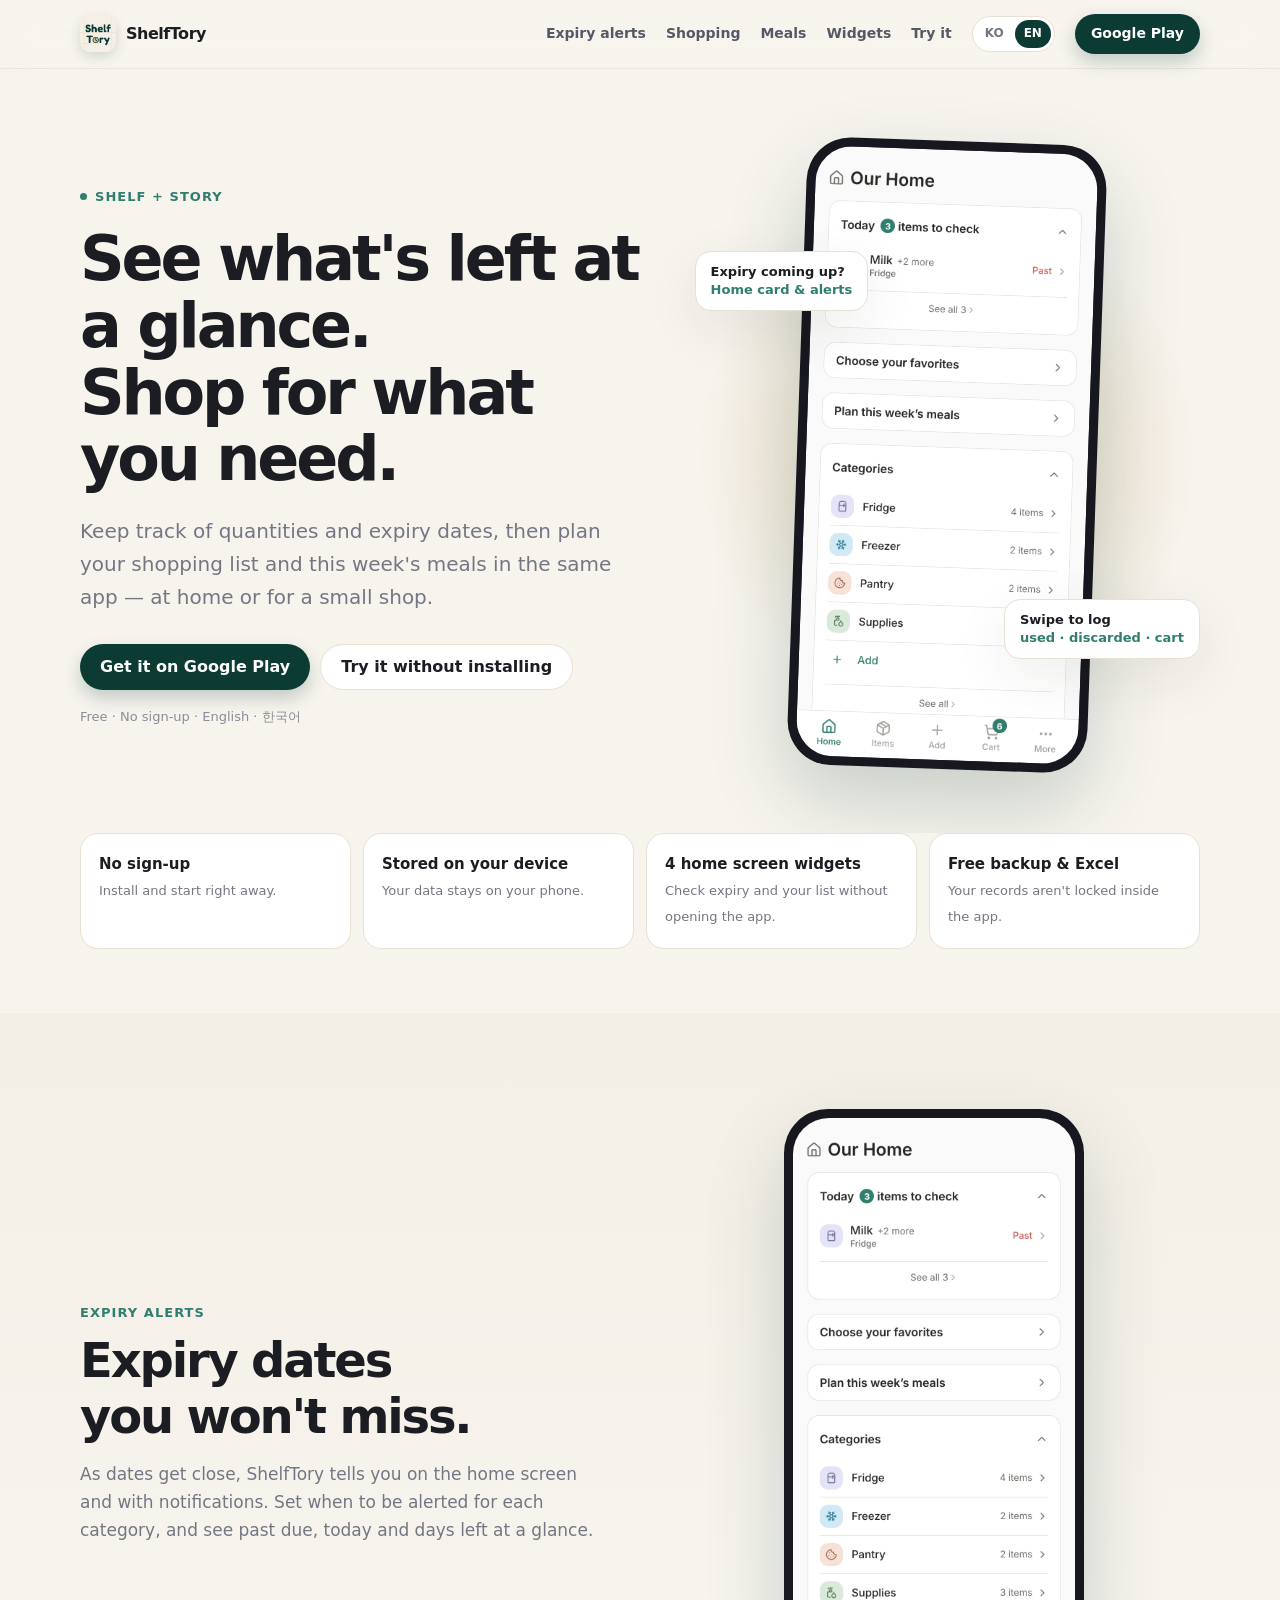
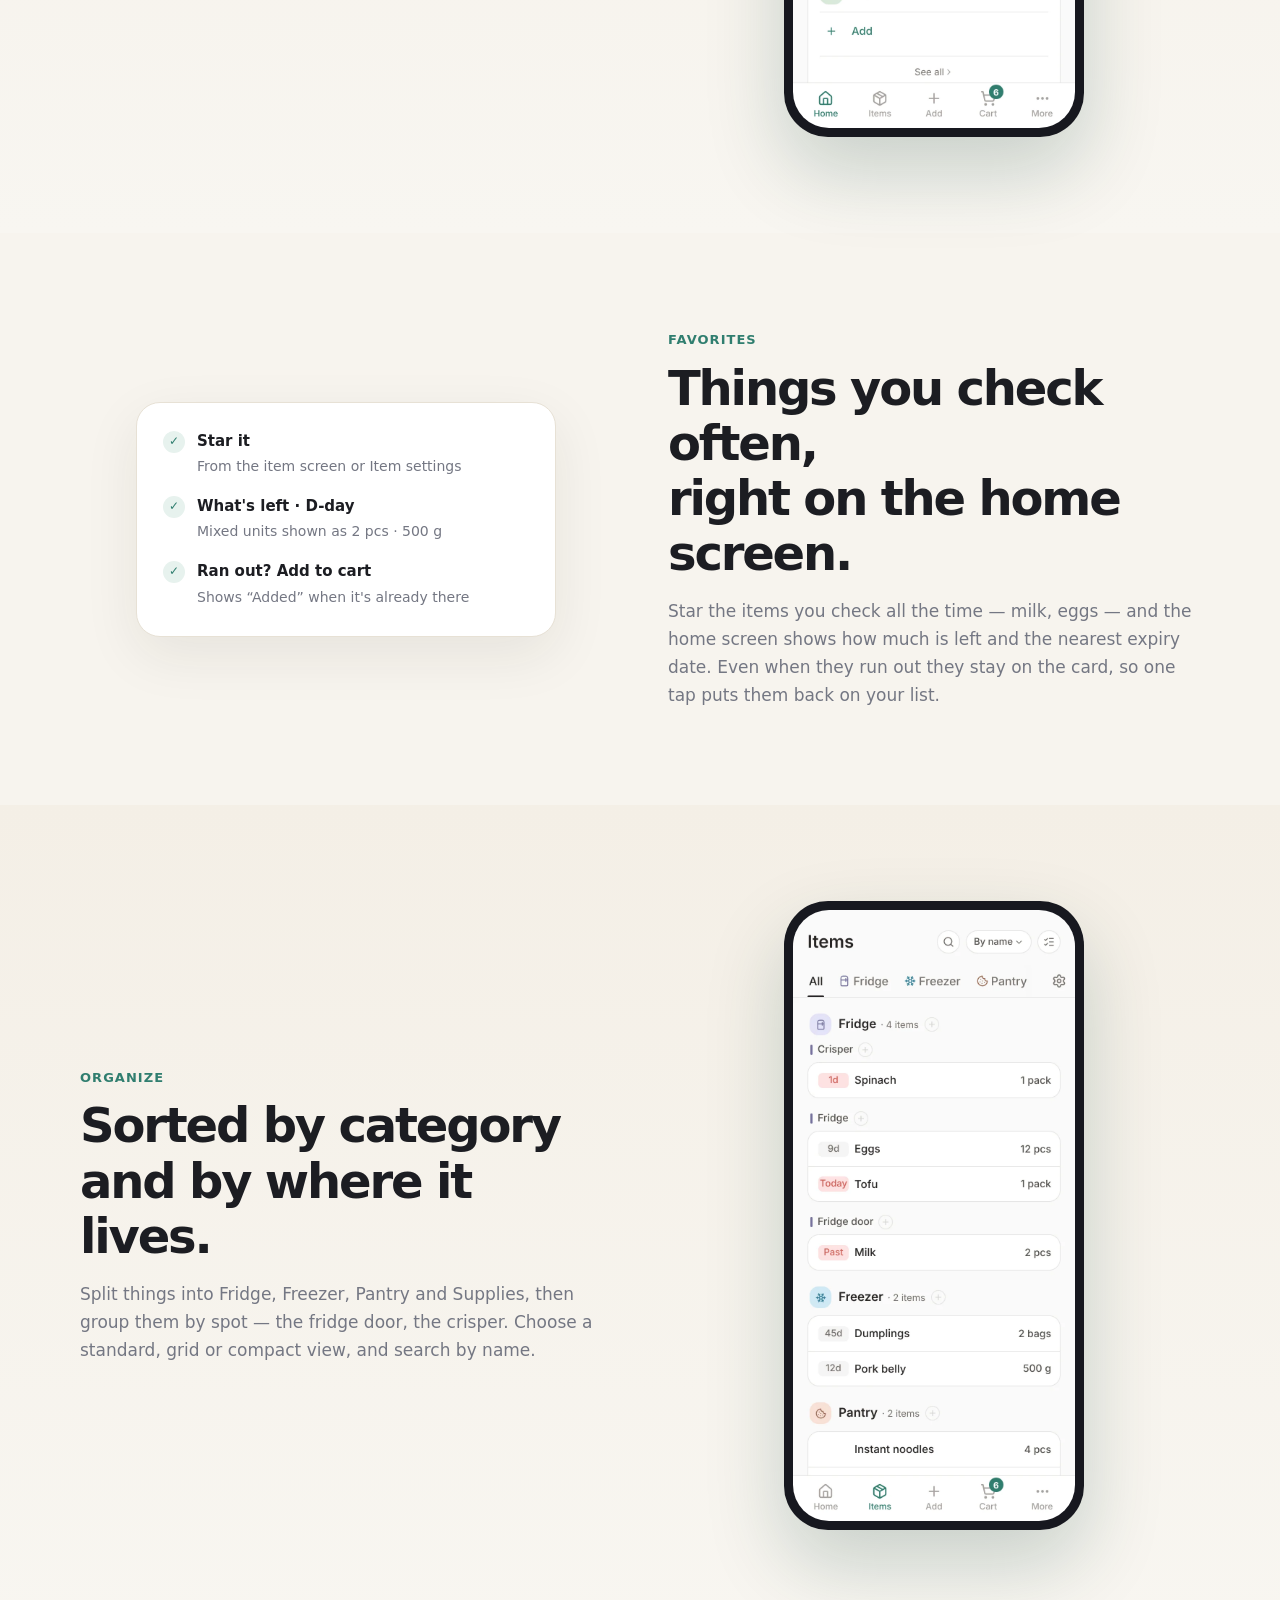
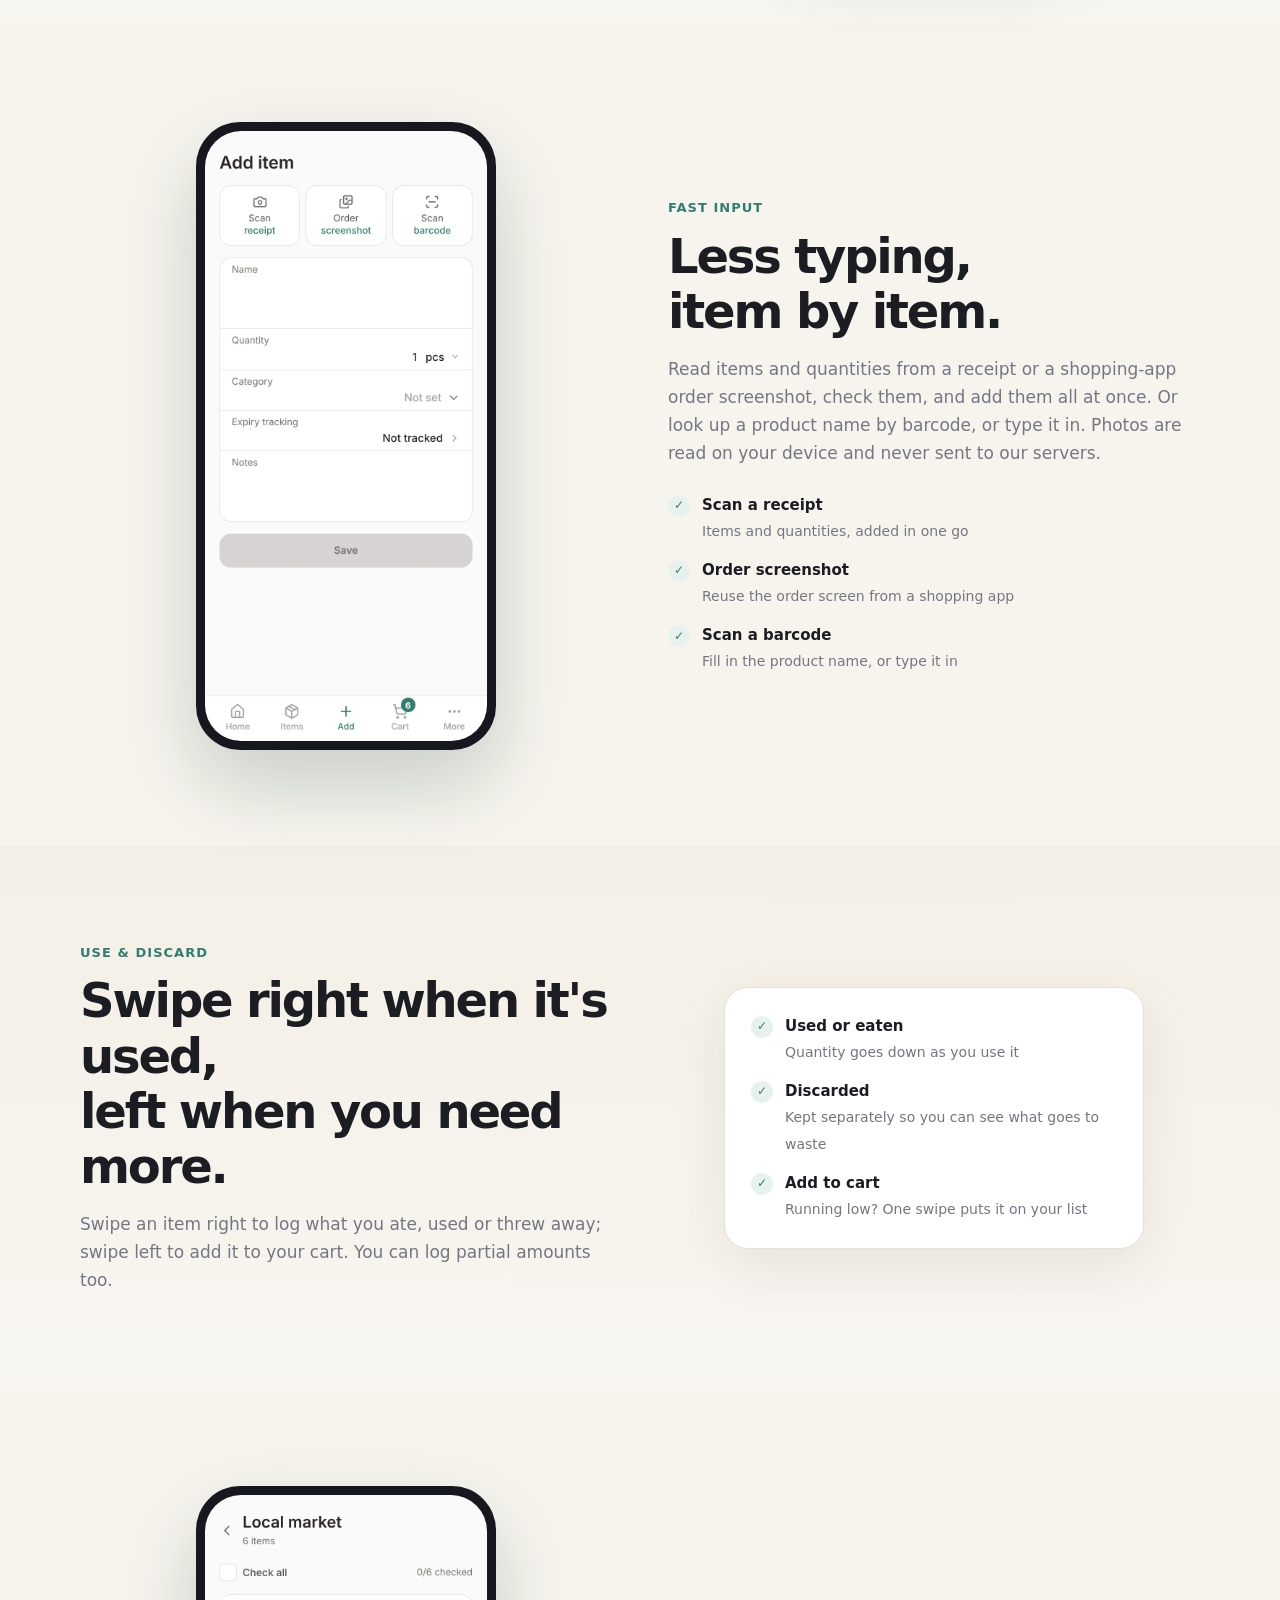
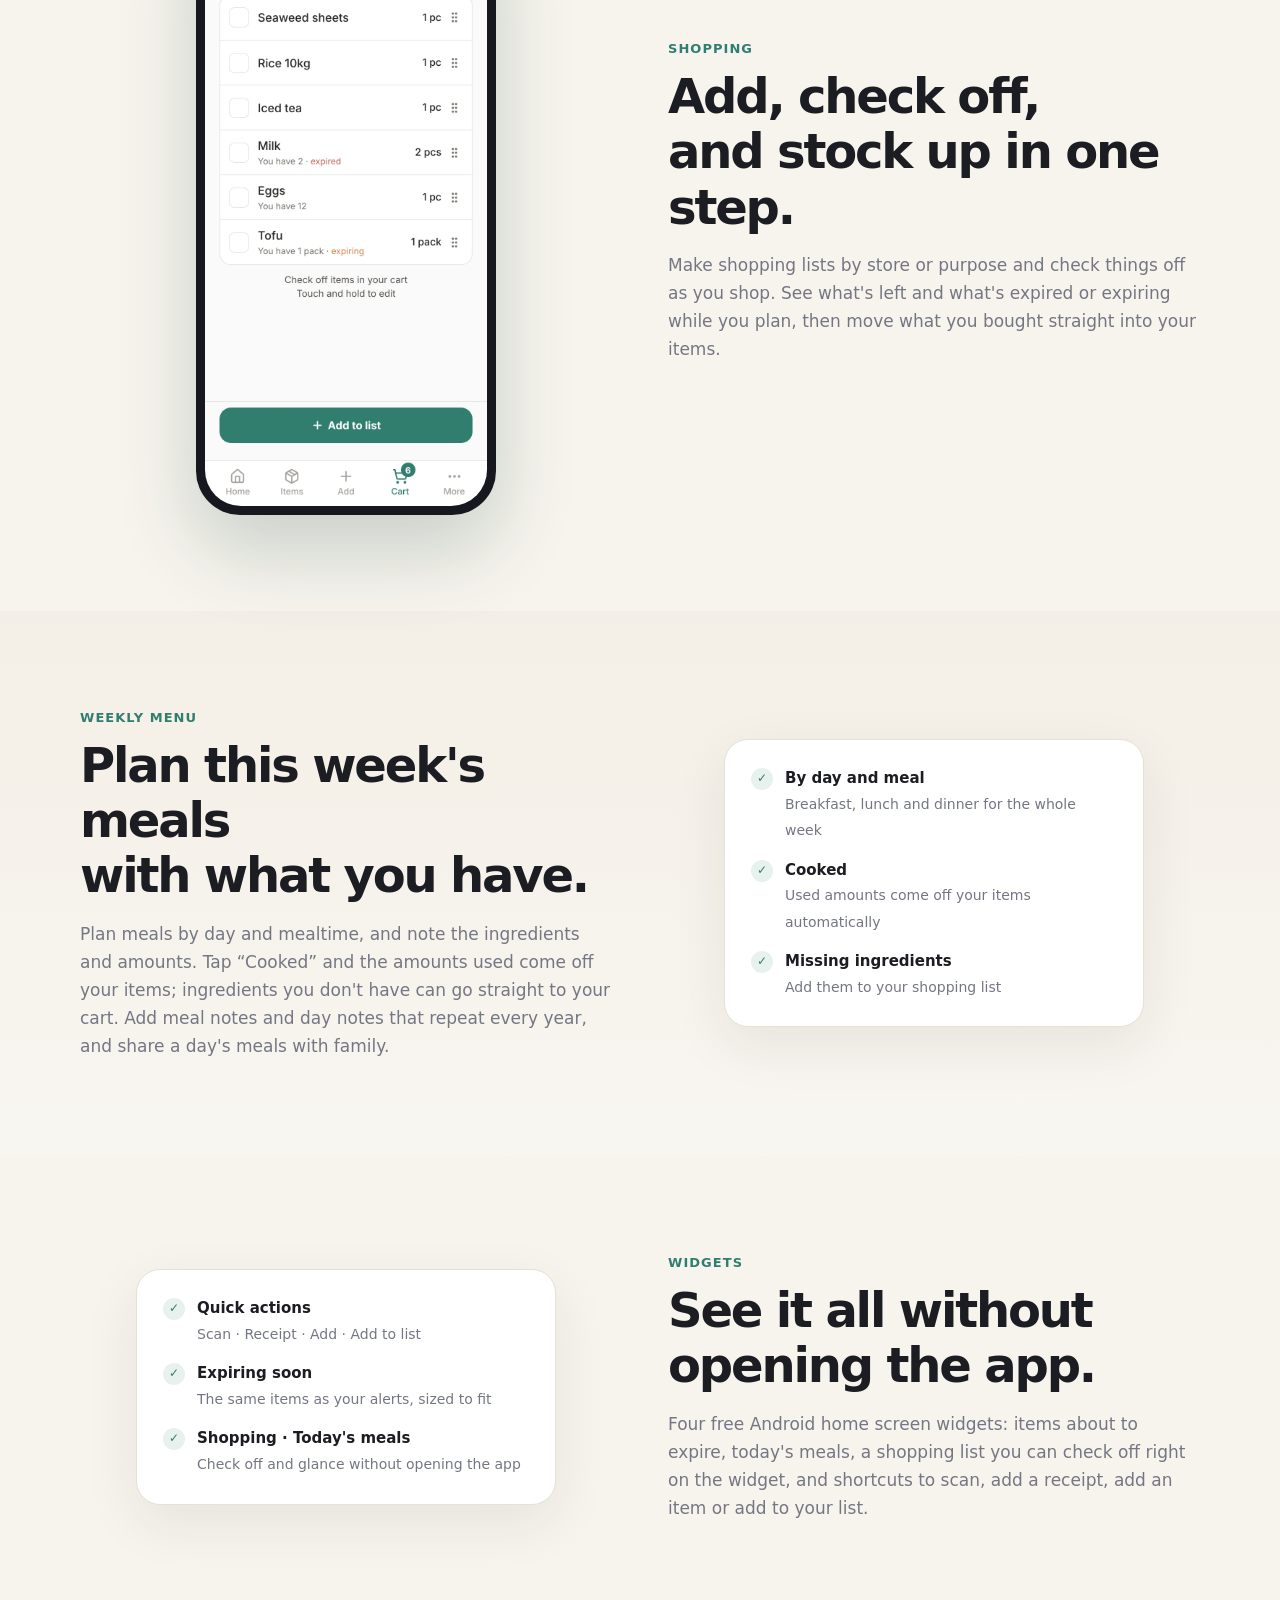
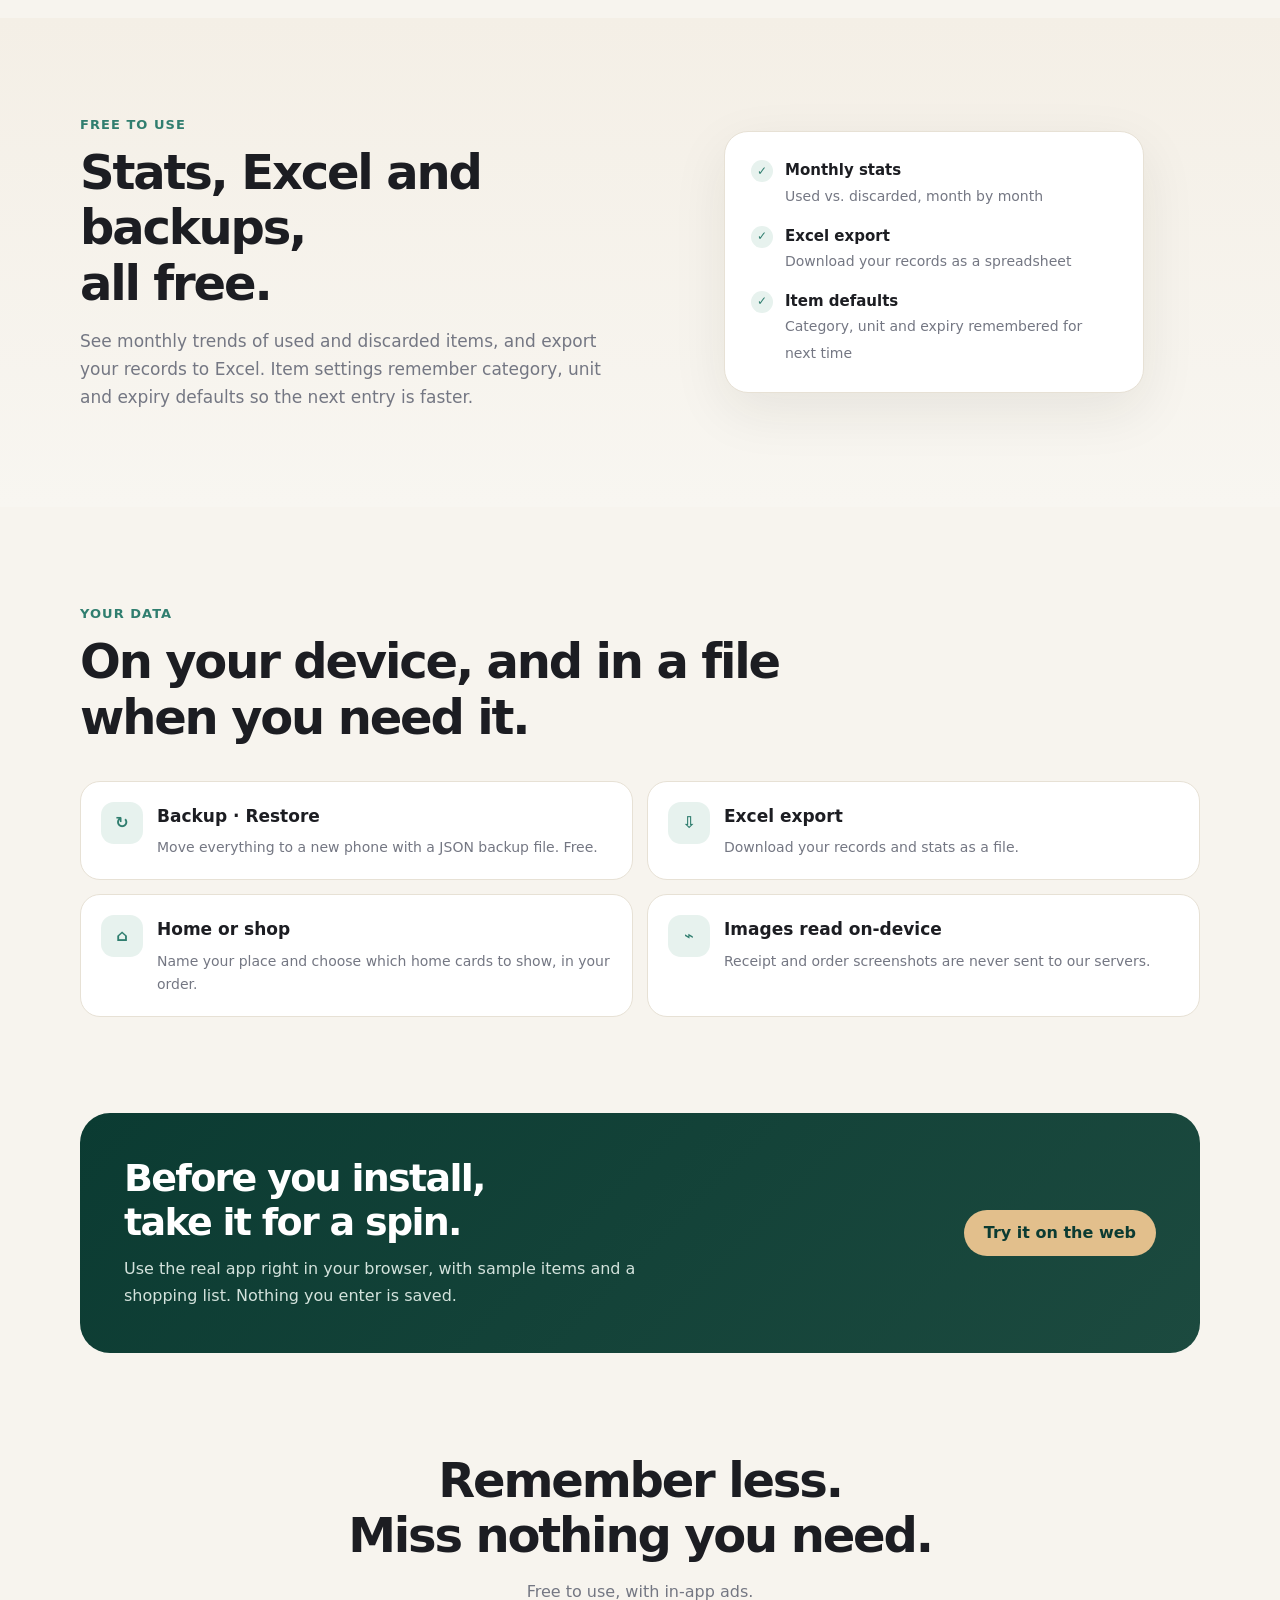
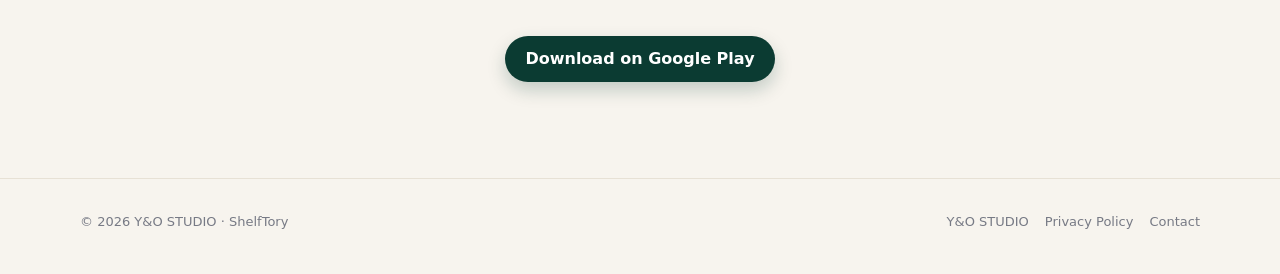
<file: shelftory/en/index.html>
<!doctype html>
<!-- Generated by tools/build_shelftory_pages.py — edit that file, not this one. -->
<html lang="en">
<head>
  <meta charset="utf-8" />
  <meta name="viewport" content="width=device-width, initial-scale=1" />
  <meta name="theme-color" content="#0B3B32" />
  <meta name="description" content="Track what you have and when it expires. Add items from receipts, order screenshots or barcodes, then plan shopping lists, this week&#x27;s meals and home screen widgets." />
  <link rel="canonical" href="https://yandostudio.co.kr/shelftory/en/" />
  <link rel="alternate" hreflang="ko" href="https://yandostudio.co.kr/shelftory/" />
  <link rel="alternate" hreflang="en" href="https://yandostudio.co.kr/shelftory/en/" />
  <link rel="alternate" hreflang="x-default" href="https://yandostudio.co.kr/shelftory/" />
  <link rel="icon" href="/shelftory/assets/favicon-48.png" type="image/png" />
  <link rel="apple-touch-icon" href="/shelftory/assets/apple-touch-icon.png" />
  <meta property="og:type" content="website" />
  <meta property="og:site_name" content="Y&amp;O STUDIO" />
  <meta property="og:locale" content="en_US" />
  <meta property="og:url" content="https://yandostudio.co.kr/shelftory/en/" />
  <meta property="og:title" content="ShelfTory — See what&#x27;s left, shop for what you need" />
  <meta property="og:description" content="Track what you have and when it expires. Add items from receipts, order screenshots or barcodes, then plan shopping lists, this week&#x27;s meals and home screen widgets." />
  <meta property="og:image" content="https://yandostudio.co.kr/shelftory/assets/og-image.jpg?v=20261017" />
  <meta property="og:image:width" content="1200" />
  <meta property="og:image:height" content="630" />
  <meta name="twitter:card" content="summary_large_image" />
  <title>ShelfTory — See what&#x27;s left, shop for what you need</title>
  <style>
:root{--accent:#0B3B32;--accent-soft:#E7EFEB;--point:#307E6F;--point-soft:#E7F2EE;--bg:#F7F4EE;--card:#fff;--text:#1C1D22;--sub:#747783;--line:#E7E1D5;--shadow:0 18px 55px rgba(43,38,25,.08);--max:1120px}
*{box-sizing:border-box}
html{scroll-behavior:smooth}
body{margin:0;background:var(--bg);color:var(--text);font-family:Inter,ui-sans-serif,system-ui,-apple-system,BlinkMacSystemFont,"Segoe UI","Noto Sans KR","Apple SD Gothic Neo","Hiragino Sans","Noto Sans JP",sans-serif;line-height:1.65;-webkit-font-smoothing:antialiased}
:root:lang(ko) body{word-break:keep-all}
:root:lang(ja) :is(h1,h2,.tryBand h2){word-break:keep-all}
a{color:inherit;text-decoration:none}
img{display:block;max-width:100%;height:auto}
.wrap{width:min(calc(100% - 40px),var(--max));margin:0 auto}
.top{position:sticky;top:0;z-index:20;background:rgba(247,244,238,.88);backdrop-filter:blur(18px);border-bottom:1px solid rgba(231,225,213,.8)}
.nav{min-height:68px;display:flex;align-items:center;justify-content:space-between;gap:20px}
.brand{display:flex;align-items:center;gap:10px;font-weight:850;letter-spacing:-.03em}
.brand img{width:36px;height:36px;border-radius:11px;box-shadow:0 4px 12px rgba(11,59,50,.16)}
.navRight{display:flex;align-items:center;gap:20px}
.navlinks{display:flex;align-items:center;gap:20px;font-size:14px;color:#565965;font-weight:650}
.navlinks a:hover{color:var(--point)}
.lang{display:flex;gap:2px;padding:3px;border:1px solid var(--line);border-radius:999px;background:#fff;font-size:12px;font-weight:800}
.lang a{padding:4px 9px;border-radius:999px;color:var(--sub)}
.lang a[aria-current]{background:var(--accent);color:#fff}
.pill{white-space:nowrap;display:inline-flex;align-items:center;justify-content:center;min-height:46px;padding:0 20px;border-radius:999px;background:var(--accent);color:#fff;font-weight:800;box-shadow:0 8px 18px rgba(11,59,50,.22)}
.pill.ghost{background:#fff;color:var(--text);border:1px solid var(--line);box-shadow:none}
.pill.small{min-height:40px;padding:0 16px;font-size:14px}
.hero{padding:72px 0 64px;overflow:hidden}
.heroGrid{display:grid;grid-template-columns:1.05fr .95fr;gap:56px;align-items:center}
.eyebrow{display:inline-flex;align-items:center;gap:8px;margin-bottom:18px;font-size:13px;font-weight:800;color:var(--point);letter-spacing:.08em}
.eyebrow::before{content:"";width:7px;height:7px;border-radius:50%;background:var(--point)}
h1{margin:0;font-size:clamp(38px,4.9vw,62px);line-height:1.08;letter-spacing:-.05em}
h2{margin:0;font-size:clamp(30px,4.2vw,48px);line-height:1.15;letter-spacing:-.045em}
.lead{margin:22px 0 0;max-width:600px;font-size:clamp(17px,2vw,20px);color:var(--sub)}
.cta{display:flex;gap:10px;flex-wrap:wrap;margin-top:30px}
.micro{margin-top:16px;font-size:13px;color:#8A8C97}
.stage{position:relative;display:grid;place-items:center;min-height:620px}
.halo{position:absolute;width:500px;height:500px;border-radius:50%;background:radial-gradient(circle,#EBDDC6 0,#F2EADC 48%,rgba(242,234,220,0) 72%)}
.phone{position:relative;width:min(300px,78vw);border-radius:44px;background:#17181F;padding:9px;box-shadow:0 34px 80px rgba(11,59,50,.2)}
.phone img{width:100%;border-radius:36px}
.hero .phone{transform:rotate(2deg)}
.float{position:absolute;background:#fff;border:1px solid var(--line);border-radius:16px;box-shadow:var(--shadow);padding:11px 15px;font-size:13px;font-weight:750;line-height:1.4}
.float em{display:block;font-style:normal;color:var(--point)}
.float.one{left:0;top:110px}.float.two{right:0;bottom:110px}
.trust{padding:0 0 64px}
.grid4{display:grid;grid-template-columns:repeat(4,1fr);gap:12px}
.trustItem{background:#fff;border:1px solid var(--line);border-radius:18px;padding:18px}
.trustItem b{display:block;font-size:15px}.trustItem span{font-size:13px;color:var(--sub)}
section.block{padding:96px 0}
.tint{background:linear-gradient(180deg,#F4EFE6,#F8F6F1)}
.white{background:#fff}
.head{max-width:720px;margin-bottom:36px}
.kicker{margin:0 0 10px;color:var(--point);font-size:13px;font-weight:850;letter-spacing:.08em}
.sectionLead{margin:16px 0 0;color:var(--sub);font-size:17px}
.split{display:grid;grid-template-columns:1fr 1fr;gap:56px;align-items:center}
.split.rev>.media{order:-1}
.media{display:flex;justify-content:center;gap:18px;flex-wrap:wrap}
.shot{margin:0;width:min(390px,100%);border-radius:24px;overflow:hidden;background:#fff;border:1px solid var(--line);box-shadow:var(--shadow)}
.shots{display:grid;grid-template-columns:1fr 1fr;gap:16px;align-items:start;width:min(600px,100%)}
.features{display:grid;grid-template-columns:repeat(4,1fr);gap:14px;margin-top:40px}
.feature{background:#fff;border:1px solid var(--line);border-radius:22px;padding:22px}
.featureIcon{width:42px;height:42px;border-radius:14px;background:var(--point-soft);display:grid;place-items:center;color:var(--point);font-size:19px;font-weight:900}
.feature h3{margin:18px 0 6px;font-size:19px;letter-spacing:-.03em}.feature p{margin:0;color:var(--sub);font-size:14px}
.inputMedia{display:flex;justify-content:center;gap:24px;margin-top:48px}
.inputMedia .phone{width:min(280px,44vw)}
.receipt{margin-top:56px;display:grid;grid-template-columns:.8fr 1.2fr;gap:32px;align-items:center;background:#fff;border:1px solid var(--line);border-radius:28px;padding:24px;box-shadow:var(--shadow)}
.scrollShot{background:#15151a;border-radius:30px;padding:8px;width:min(320px,100%);height:560px;margin:0 auto;overflow:hidden}
.scrollShot img{width:100%;border-radius:23px;animation:shotScroll 12s cubic-bezier(.65,0,.35,1) infinite alternate}
@keyframes shotScroll{0%,10%{transform:translateY(0)}90%,100%{transform:translateY(calc(-100% + 544px))}}
.receipt h3{font-size:26px;letter-spacing:-.035em;margin:0 0 10px;line-height:1.3}.receipt p{margin:0;color:var(--sub)}
.note{margin-top:14px;padding:12px 14px;border-radius:14px;background:var(--point-soft);color:#215147;font-size:13px;font-weight:700}
.list{display:grid;gap:14px;margin-top:26px}
.listItem{display:flex;gap:12px;align-items:flex-start}
.check{flex:none;width:22px;height:22px;margin-top:2px;border-radius:50%;background:var(--point-soft);color:var(--point);display:grid;place-items:center;font-size:12px;font-weight:900}
.listItem b{display:block;font-size:15px}.listItem small{color:var(--sub);font-size:14px}
.reviewSec{padding:104px 0;background:#1C1640;color:#fff;overflow:hidden}
.reviewSec .kicker{color:#BDB3FF}.reviewSec .sectionLead{color:#C9C7D8}
.reviewSec .check{background:rgba(189,179,255,.18);color:#BDB3FF}
.reviewSec .listItem span{color:#E4E1F5}
.quote{margin-top:28px;border-left:3px solid #8B7CE0;padding-left:18px;color:#DEDBF4;font-size:15px}
.reviewPhone{width:min(290px,86vw);height:640px;margin:0 auto;background:#17181F;border-radius:44px;padding:9px;box-shadow:0 30px 80px rgba(0,0,0,.35);overflow:hidden}
.reviewScreen{height:100%;overflow:hidden;border-radius:36px;background:#f4f5f9}
.reviewScreen img{width:100%;animation:reviewScroll 16s cubic-bezier(.65,0,.35,1) infinite alternate}
@keyframes reviewScroll{0%,8%{transform:translateY(0)}92%,100%{transform:translateY(calc(-100% + 622px))}}
.widgetImg{max-width:420px;margin:0 auto;border-radius:24px;overflow:hidden}
.grid3{display:grid;grid-template-columns:repeat(3,1fr);gap:14px}
.grid2{display:grid;grid-template-columns:repeat(2,1fr);gap:14px}
.card{background:#fff;border:1px solid var(--line);border-radius:20px;padding:20px}
.card b{font-size:17px}.card p{margin:6px 0 0;color:var(--sub);font-size:14px}
.dataCard{display:flex;gap:14px}
.dataCard i{flex:none;font-style:normal;width:42px;height:42px;border-radius:13px;background:var(--point-soft);color:var(--point);display:grid;place-items:center;font-weight:900}
.swatches{display:flex;gap:6px;margin-top:12px}.swatches span{width:18px;height:18px;border-radius:50%}
.tryBand{background:linear-gradient(135deg,#0B3B32,#1C4A3F);color:#fff;border-radius:30px;padding:44px;display:grid;grid-template-columns:1fr auto;gap:28px;align-items:center}
.tryBand h2{font-size:clamp(26px,3.4vw,38px)}
.tryBand p{margin:12px 0 0;color:#D3E2DC;max-width:560px}
.tryBand .pill{background:#E2BF8C;color:#0B3B32;box-shadow:none}
.centerCta{text-align:center;padding:100px 0 96px}
.centerCta p{color:var(--sub);margin:16px 0 26px}
.centerCta .cta{justify-content:center}
footer{padding:32px 0 42px;border-top:1px solid var(--line);color:#777A85;font-size:13px}
.footerRow{display:flex;justify-content:space-between;gap:22px;flex-wrap:wrap}.footerLinks{display:flex;gap:16px;flex-wrap:wrap}
@media(max-width:960px){
  .navlinks{display:none}
  .heroGrid,.split,.receipt,.tryBand{grid-template-columns:1fr}
  .split.rev>.media{order:0}
  .features{grid-template-columns:1fr 1fr}
  .grid4{grid-template-columns:1fr 1fr}
  .stage{min-height:0;padding:12px 0}
}
@media(max-width:600px){
  .wrap{width:min(calc(100% - 28px),var(--max))}
  .hero{padding-top:44px}
  .navRight{gap:10px}
  .lang a{padding:4px 7px}
  .float{display:none}
  .features,.grid4,.grid3,.grid2,.shots{grid-template-columns:1fr}
  .pill.small{min-height:36px;padding:0 12px;font-size:13px}
  .brand span{display:none}
  .inputMedia{gap:12px}
  .inputMedia .phone{width:46vw;border-radius:28px;padding:6px}
  .inputMedia .phone img{border-radius:23px}
  section.block,.reviewSec{padding:72px 0}
  .tryBand{padding:30px 24px}
}
@media(prefers-reduced-motion:reduce){.reviewScreen img,.scrollShot img{animation:none}}

.listItem span.check{margin-top:2px}
.textCard{background:#fff;border:1px solid var(--line);border-radius:24px;padding:26px;box-shadow:var(--shadow);width:min(420px,100%)}
.textCard .list{margin-top:0}
.phone.flat{transform:none}
  </style>
</head>
<body>
  <header class="top">
    <div class="wrap nav">
      <a class="brand" href="/shelftory/en/"><img src="/shelftory/assets/app-icon.webp" alt="" width="36" height="36"><span>ShelfTory</span></a>
      <div class="navRight">
        <nav class="navlinks" aria-label="ShelfTory"><a href="#expiry">Expiry alerts</a><a href="#shopping">Shopping</a><a href="#menu">Meals</a><a href="#widgets">Widgets</a><a href="/shelftory/demo/?lang=en">Try it</a></nav>
        <nav class="lang" aria-label="Language"><a href="/shelftory/" hreflang="ko" lang="ko">KO</a><a href="/shelftory/en/" hreflang="en" lang="en" aria-current="page">EN</a></nav>
        <a class="pill small" href="https://play.google.com/store/apps/details?id=com.yandostudio.shelftory">Google Play</a>
      </div>
    </div>
  </header>

  <main>
    <section class="hero">
      <div class="wrap heroGrid">
        <div>
          <div class="eyebrow">SHELF + STORY</div>
          <h1>See what's left at a glance.<br>Shop for what you need.</h1>
          <p class="lead">Keep track of quantities and expiry dates, then plan your shopping list and this week&#x27;s meals in the same app — at home or for a small shop.</p>
          <div class="cta">
            <a class="pill" href="https://play.google.com/store/apps/details?id=com.yandostudio.shelftory">Get it on Google Play</a>
            <a class="pill ghost" href="/shelftory/demo/?lang=en">Try it without installing</a>
          </div>
          <div class="micro">Free · No sign-up · English · 한국어</div>
        </div>
        <div class="stage">
          <div class="halo"></div>
          <div class="phone"><img src="/shelftory/assets/screens/en/home.webp" alt="ShelfTory home screen" width="780" height="1688"></div>
          <div class="float one">Expiry coming up?<em>Home card &amp; alerts</em></div>
          <div class="float two">Swipe to log<em>used · discarded · cart</em></div>
        </div>
      </div>
    </section>

    <section class="trust" aria-label="ShelfTory">
      <div class="wrap grid4"><div class="trustItem"><b>No sign-up</b><span>Install and start right away.</span></div><div class="trustItem"><b>Stored on your device</b><span>Your data stays on your phone.</span></div><div class="trustItem"><b>4 home screen widgets</b><span>Check expiry and your list without opening the app.</span></div><div class="trustItem"><b>Free backup &amp; Excel</b><span>Your records aren&#x27;t locked inside the app.</span></div></div>
    </section>

    <section class="block tint" id="expiry">
      <div class="wrap split">
        <div>
          <p class="kicker">EXPIRY ALERTS</p>
          <h2>Expiry dates<br>you won't miss.</h2>
          <p class="sectionLead">As dates get close, ShelfTory tells you on the home screen and with notifications. Set when to be alerted for each category, and see past due, today and days left at a glance.</p>
        </div>
        <div class="media"><div class="phone flat"><img src="/shelftory/assets/screens/en/home.webp" alt="Items to check today on the home screen" width="780" height="1688" loading="lazy" decoding="async"></div></div>
      </div>
    </section>
    <section class="block" id="favorites">
      <div class="wrap split rev">
        <div>
          <p class="kicker">FAVORITES</p>
          <h2>Things you check often,<br>right on the home screen.</h2>
          <p class="sectionLead">Star the items you check all the time — milk, eggs — and the home screen shows how much is left and the nearest expiry date. Even when they run out they stay on the card, so one tap puts them back on your list.</p>
        </div>
        <div class="media"><div class="textCard"><div class="list"><div class="listItem"><span class="check">✓</span><div><b>Star it</b><small>From the item screen or Item settings</small></div></div><div class="listItem"><span class="check">✓</span><div><b>What&#x27;s left · D-day</b><small>Mixed units shown as 2 pcs · 500 g</small></div></div><div class="listItem"><span class="check">✓</span><div><b>Ran out? Add to cart</b><small>Shows “Added” when it&#x27;s already there</small></div></div></div></div></div>
      </div>
    </section>
    <section class="block tint" id="organize">
      <div class="wrap split">
        <div>
          <p class="kicker">ORGANIZE</p>
          <h2>Sorted by category<br>and by where it lives.</h2>
          <p class="sectionLead">Split things into Fridge, Freezer, Pantry and Supplies, then group them by spot — the fridge door, the crisper. Choose a standard, grid or compact view, and search by name.</p>
        </div>
        <div class="media"><div class="phone flat"><img src="/shelftory/assets/screens/en/list.webp" alt="Items grouped by category and spot" width="780" height="1688" loading="lazy" decoding="async"></div></div>
      </div>
    </section>
    <section class="block" id="input">
      <div class="wrap split rev">
        <div>
          <p class="kicker">FAST INPUT</p>
          <h2>Less typing,<br>item by item.</h2>
          <p class="sectionLead">Read items and quantities from a receipt or a shopping-app order screenshot, check them, and add them all at once. Or look up a product name by barcode, or type it in. Photos are read on your device and never sent to our servers.</p><div class="list"><div class="listItem"><span class="check">✓</span><div><b>Scan a receipt</b><small>Items and quantities, added in one go</small></div></div><div class="listItem"><span class="check">✓</span><div><b>Order screenshot</b><small>Reuse the order screen from a shopping app</small></div></div><div class="listItem"><span class="check">✓</span><div><b>Scan a barcode</b><small>Fill in the product name, or type it in</small></div></div></div>
        </div>
        <div class="media"><div class="phone flat"><img src="/shelftory/assets/screens/en/add.webp" alt="Add item screen" width="780" height="1688" loading="lazy" decoding="async"></div></div>
      </div>
    </section>
    <section class="block tint" id="swipe">
      <div class="wrap split">
        <div>
          <p class="kicker">USE & DISCARD</p>
          <h2>Swipe right when it's used,<br>left when you need more.</h2>
          <p class="sectionLead">Swipe an item right to log what you ate, used or threw away; swipe left to add it to your cart. You can log partial amounts too.</p>
        </div>
        <div class="media"><div class="textCard"><div class="list"><div class="listItem"><span class="check">✓</span><div><b>Used or eaten</b><small>Quantity goes down as you use it</small></div></div><div class="listItem"><span class="check">✓</span><div><b>Discarded</b><small>Kept separately so you can see what goes to waste</small></div></div><div class="listItem"><span class="check">✓</span><div><b>Add to cart</b><small>Running low? One swipe puts it on your list</small></div></div></div></div></div>
      </div>
    </section>
    <section class="block" id="shopping">
      <div class="wrap split rev">
        <div>
          <p class="kicker">SHOPPING</p>
          <h2>Add, check off,<br>and stock up in one step.</h2>
          <p class="sectionLead">Make shopping lists by store or purpose and check things off as you shop. See what&#x27;s left and what&#x27;s expired or expiring while you plan, then move what you bought straight into your items.</p>
        </div>
        <div class="media"><div class="phone flat"><img src="/shelftory/assets/screens/en/shop.webp" alt="Shopping list screen" width="780" height="1688" loading="lazy" decoding="async"></div></div>
      </div>
    </section>
    <section class="block tint" id="menu">
      <div class="wrap split">
        <div>
          <p class="kicker">WEEKLY MENU</p>
          <h2>Plan this week's meals<br>with what you have.</h2>
          <p class="sectionLead">Plan meals by day and mealtime, and note the ingredients and amounts. Tap “Cooked” and the amounts used come off your items; ingredients you don&#x27;t have can go straight to your cart. Add meal notes and day notes that repeat every year, and share a day&#x27;s meals with family.</p>
        </div>
        <div class="media"><div class="textCard"><div class="list"><div class="listItem"><span class="check">✓</span><div><b>By day and meal</b><small>Breakfast, lunch and dinner for the whole week</small></div></div><div class="listItem"><span class="check">✓</span><div><b>Cooked</b><small>Used amounts come off your items automatically</small></div></div><div class="listItem"><span class="check">✓</span><div><b>Missing ingredients</b><small>Add them to your shopping list</small></div></div></div></div></div>
      </div>
    </section>
    <section class="block" id="widgets">
      <div class="wrap split rev">
        <div>
          <p class="kicker">WIDGETS</p>
          <h2>See it all without<br>opening the app.</h2>
          <p class="sectionLead">Four free Android home screen widgets: items about to expire, today&#x27;s meals, a shopping list you can check off right on the widget, and shortcuts to scan, add a receipt, add an item or add to your list.</p>
        </div>
        <div class="media"><div class="textCard"><div class="list"><div class="listItem"><span class="check">✓</span><div><b>Quick actions</b><small>Scan · Receipt · Add · Add to list</small></div></div><div class="listItem"><span class="check">✓</span><div><b>Expiring soon</b><small>The same items as your alerts, sized to fit</small></div></div><div class="listItem"><span class="check">✓</span><div><b>Shopping · Today&#x27;s meals</b><small>Check off and glance without opening the app</small></div></div></div></div></div>
      </div>
    </section>
    <section class="block tint" id="stats">
      <div class="wrap split">
        <div>
          <p class="kicker">FREE TO USE</p>
          <h2>Stats, Excel and backups,<br>all free.</h2>
          <p class="sectionLead">See monthly trends of used and discarded items, and export your records to Excel. Item settings remember category, unit and expiry defaults so the next entry is faster.</p>
        </div>
        <div class="media"><div class="textCard"><div class="list"><div class="listItem"><span class="check">✓</span><div><b>Monthly stats</b><small>Used vs. discarded, month by month</small></div></div><div class="listItem"><span class="check">✓</span><div><b>Excel export</b><small>Download your records as a spreadsheet</small></div></div><div class="listItem"><span class="check">✓</span><div><b>Item defaults</b><small>Category, unit and expiry remembered for next time</small></div></div></div></div></div>
      </div>
    </section>

    <section class="block">
      <div class="wrap">
        <div class="head">
          <p class="kicker">YOUR DATA</p>
          <h2>On your device, and in a file when you need it.</h2>
        </div>
        <div class="grid2"><div class="card dataCard"><i aria-hidden="true">↻</i><div><b>Backup · Restore</b><p>Move everything to a new phone with a JSON backup file. Free.</p></div></div><div class="card dataCard"><i aria-hidden="true">⇩</i><div><b>Excel export</b><p>Download your records and stats as a file.</p></div></div><div class="card dataCard"><i aria-hidden="true">⌂</i><div><b>Home or shop</b><p>Name your place and choose which home cards to show, in your order.</p></div></div><div class="card dataCard"><i aria-hidden="true">⌁</i><div><b>Images read on-device</b><p>Receipt and order screenshots are never sent to our servers.</p></div></div></div>
      </div>
    </section>

    <section class="wrap">
      <div class="tryBand">
        <div>
          <h2>Before you install,<br>take it for a spin.</h2>
          <p>Use the real app right in your browser, with sample items and a shopping list. Nothing you enter is saved.</p>
        </div>
        <a class="pill" href="/shelftory/demo/?lang=en">Try it on the web</a>
      </div>
    </section>

    <section class="centerCta">
      <div class="wrap">
        <h2>Remember less.<br>Miss nothing you need.</h2>
        <p>Free to use, with in-app ads.</p>
        <div class="cta"><a class="pill" href="https://play.google.com/store/apps/details?id=com.yandostudio.shelftory">Download on Google Play</a></div>
      </div>
    </section>
  </main>

  <footer>
    <div class="wrap footerRow">
      <span>© 2026 Y&amp;O STUDIO · ShelfTory</span>
      <div class="footerLinks"><a href="/">Y&amp;O STUDIO</a><a href="https://yando-studio.github.io/Shelftory-privacy/">Privacy Policy</a><a href="mailto:official.yo.studio@gmail.com">Contact</a></div>
    </div>
  </footer>
</body>
</html>
</file>
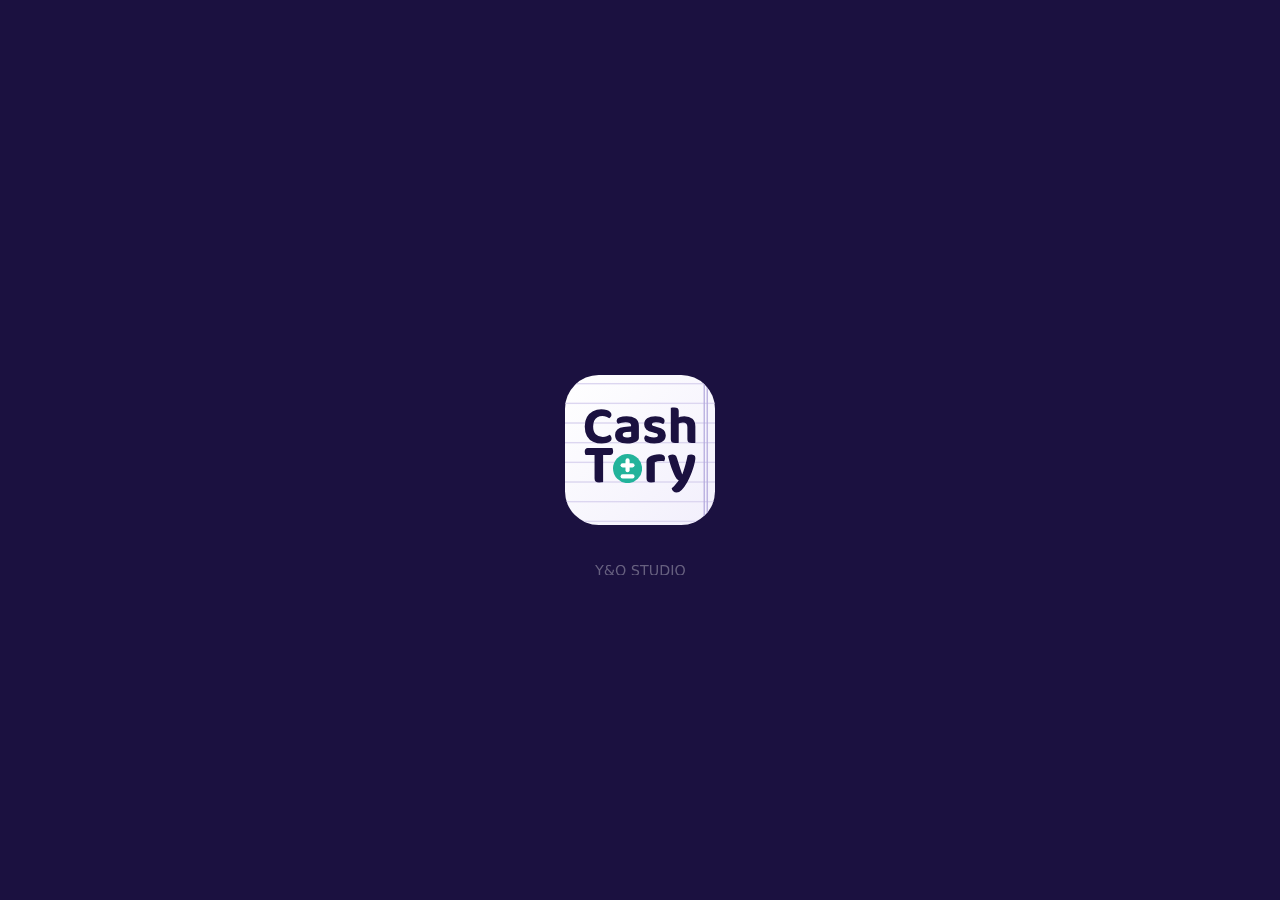
<file: cashtory/demo/app/index.html>
<!DOCTYPE html>
<html lang="en">
  <head>
    <meta charset="utf-8" />
    <meta httpEquiv="X-UA-Compatible" content="IE=edge" />
    <meta name="viewport" content="width=device-width, initial-scale=1, shrink-to-fit=no" />
    <title>CashTory 체험판</title>
    <!-- The `react-native-web` recommended style reset: https://necolas.github.io/react-native-web/docs/setup/#root-element -->
    <style id="expo-reset">
      /* These styles make the body full-height */
      html,
      body {
        height: 100%;
      }
      /* These styles disable body scrolling if you are using <ScrollView> */
      body {
        overflow: hidden;
      }
      /* These styles make the root element full-height */
      #root {
        display: flex;
        height: 100%;
        flex: 1;
      }
    </style>
  <meta name="robots" content="noindex"></head>

  <body>
    <!-- Use static rendering with Expo Router to support running without JavaScript. -->
    <noscript>
      You need to enable JavaScript to run this app.
    </noscript>
    <!-- The root element for your Expo app. -->
    <div id="root"></div>
  <script src="/cashtory/demo/app/_expo/static/js/web/index-65b860536c7bdd23848dbe702ea22433.js" defer></script>
</body>
</html>
</file>
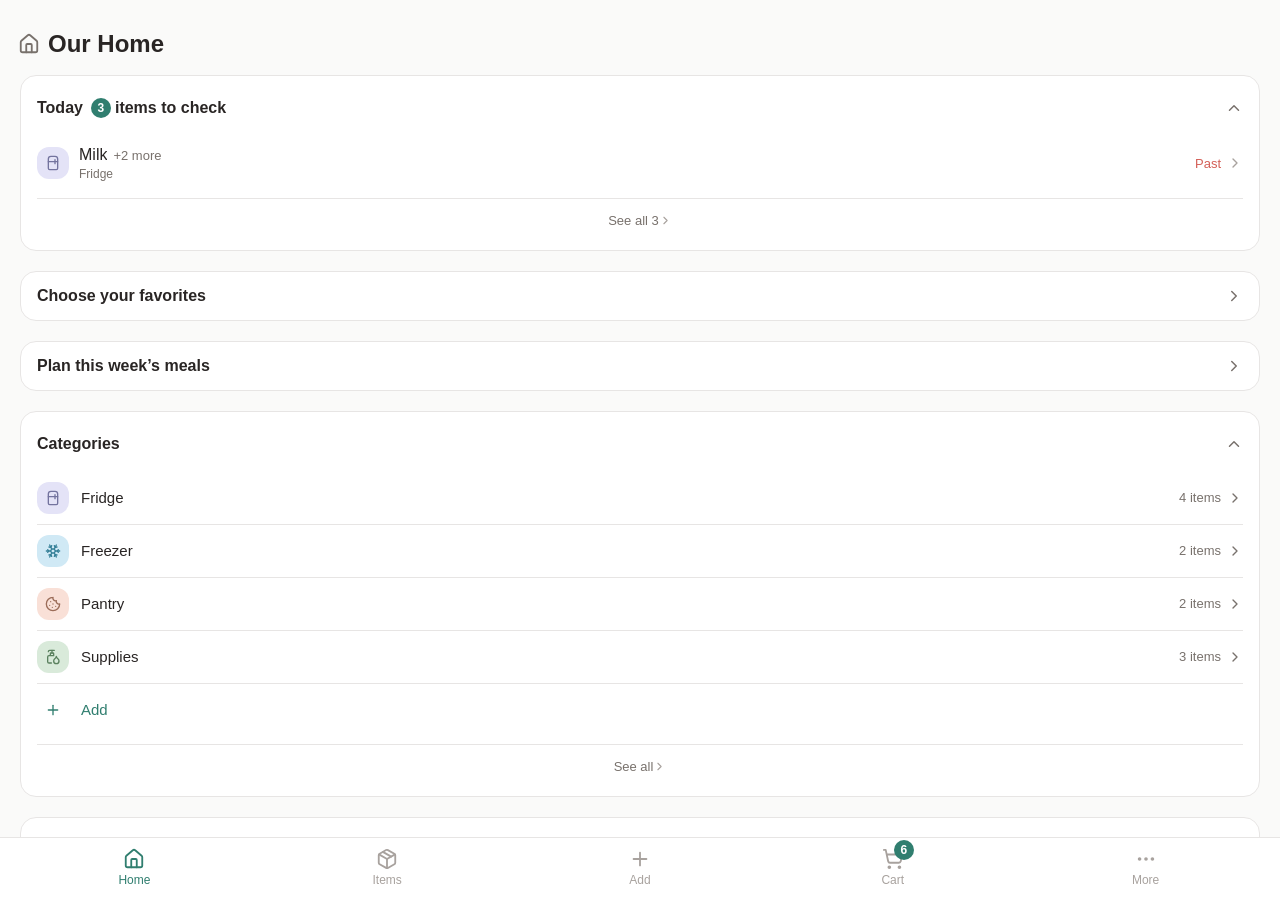
<file: shelftory/demo/app/index.html>
<!DOCTYPE html>
<html lang="en">
  <head>
    <meta charset="utf-8" />
    <meta httpEquiv="X-UA-Compatible" content="IE=edge" />
    <meta name="viewport" content="width=device-width, initial-scale=1, shrink-to-fit=no" />
    <title>ShelfTory 체험판</title>
    <!-- The `react-native-web` recommended style reset: https://necolas.github.io/react-native-web/docs/setup/#root-element -->
    <style id="expo-reset">
      /* These styles make the body full-height */
      html,
      body {
        height: 100%;
      }
      /* These styles disable body scrolling if you are using <ScrollView> */
      body {
        overflow: hidden;
      }
      /* These styles make the root element full-height */
      #root {
        display: flex;
        height: 100%;
        flex: 1;
      }
    </style>
  <link rel="preload" href="/shelftory/demo/app/_expo/static/css/web-f395e0fec037b738634b47a0f0bda947.css" as="style"><link rel="stylesheet" href="/shelftory/demo/app/_expo/static/css/web-f395e0fec037b738634b47a0f0bda947.css"><meta name="robots" content="noindex"></head>

  <body>
    <!-- Use static rendering with Expo Router to support running without JavaScript. -->
    <noscript>
      You need to enable JavaScript to run this app.
    </noscript>
    <!-- The root element for your Expo app. -->
    <div id="root"></div>
  <script src="/shelftory/demo/app/_expo/static/js/web/index-f0a1a3cfc14cf8969c8b99deb295bbb9.js" defer></script>
</body>
</html>
</file>
<file: shelftory/demo/app/_expo/static/css/web-f395e0fec037b738634b47a0f0bda947.css>
*,:before,:after{--tw-border-spacing-x:0;--tw-border-spacing-y:0;--tw-translate-x:0;--tw-translate-y:0;--tw-rotate:0;--tw-skew-x:0;--tw-skew-y:0;--tw-scale-x:1;--tw-scale-y:1;--tw-pan-x: ;--tw-pan-y: ;--tw-pinch-zoom: ;--tw-scroll-snap-strictness:proximity;--tw-gradient-from-position: ;--tw-gradient-via-position: ;--tw-gradient-to-position: ;--tw-ordinal: ;--tw-slashed-zero: ;--tw-numeric-figure: ;--tw-numeric-spacing: ;--tw-numeric-fraction: ;--tw-ring-inset: ;--tw-ring-offset-width:0px;--tw-ring-offset-color:#fff;--tw-ring-color:#3b82f680;--tw-ring-offset-shadow:0 0 #0000;--tw-ring-shadow:0 0 #0000;--tw-shadow:0 0 #0000;--tw-shadow-colored:0 0 #0000;--tw-blur: ;--tw-brightness: ;--tw-contrast: ;--tw-grayscale: ;--tw-hue-rotate: ;--tw-invert: ;--tw-saturate: ;--tw-sepia: ;--tw-drop-shadow: ;--tw-backdrop-blur: ;--tw-backdrop-brightness: ;--tw-backdrop-contrast: ;--tw-backdrop-grayscale: ;--tw-backdrop-hue-rotate: ;--tw-backdrop-invert: ;--tw-backdrop-opacity: ;--tw-backdrop-saturate: ;--tw-backdrop-sepia: ;--tw-contain-size: ;--tw-contain-layout: ;--tw-contain-paint: ;--tw-contain-style: }::-ms-backdrop{--tw-border-spacing-x:0;--tw-border-spacing-y:0;--tw-translate-x:0;--tw-translate-y:0;--tw-rotate:0;--tw-skew-x:0;--tw-skew-y:0;--tw-scale-x:1;--tw-scale-y:1;--tw-pan-x: ;--tw-pan-y: ;--tw-pinch-zoom: ;--tw-scroll-snap-strictness:proximity;--tw-gradient-from-position: ;--tw-gradient-via-position: ;--tw-gradient-to-position: ;--tw-ordinal: ;--tw-slashed-zero: ;--tw-numeric-figure: ;--tw-numeric-spacing: ;--tw-numeric-fraction: ;--tw-ring-inset: ;--tw-ring-offset-width:0px;--tw-ring-offset-color:#fff;--tw-ring-color:#3b82f680;--tw-ring-offset-shadow:0 0 #0000;--tw-ring-shadow:0 0 #0000;--tw-shadow:0 0 #0000;--tw-shadow-colored:0 0 #0000;--tw-blur: ;--tw-brightness: ;--tw-contrast: ;--tw-grayscale: ;--tw-hue-rotate: ;--tw-invert: ;--tw-saturate: ;--tw-sepia: ;--tw-drop-shadow: ;--tw-backdrop-blur: ;--tw-backdrop-brightness: ;--tw-backdrop-contrast: ;--tw-backdrop-grayscale: ;--tw-backdrop-hue-rotate: ;--tw-backdrop-invert: ;--tw-backdrop-opacity: ;--tw-backdrop-saturate: ;--tw-backdrop-sepia: ;--tw-contain-size: ;--tw-contain-layout: ;--tw-contain-paint: ;--tw-contain-style: }::backdrop{--tw-border-spacing-x:0;--tw-border-spacing-y:0;--tw-translate-x:0;--tw-translate-y:0;--tw-rotate:0;--tw-skew-x:0;--tw-skew-y:0;--tw-scale-x:1;--tw-scale-y:1;--tw-pan-x: ;--tw-pan-y: ;--tw-pinch-zoom: ;--tw-scroll-snap-strictness:proximity;--tw-gradient-from-position: ;--tw-gradient-via-position: ;--tw-gradient-to-position: ;--tw-ordinal: ;--tw-slashed-zero: ;--tw-numeric-figure: ;--tw-numeric-spacing: ;--tw-numeric-fraction: ;--tw-ring-inset: ;--tw-ring-offset-width:0px;--tw-ring-offset-color:#fff;--tw-ring-color:#3b82f680;--tw-ring-offset-shadow:0 0 #0000;--tw-ring-shadow:0 0 #0000;--tw-shadow:0 0 #0000;--tw-shadow-colored:0 0 #0000;--tw-blur: ;--tw-brightness: ;--tw-contrast: ;--tw-grayscale: ;--tw-hue-rotate: ;--tw-invert: ;--tw-saturate: ;--tw-sepia: ;--tw-drop-shadow: ;--tw-backdrop-blur: ;--tw-backdrop-brightness: ;--tw-backdrop-contrast: ;--tw-backdrop-grayscale: ;--tw-backdrop-hue-rotate: ;--tw-backdrop-invert: ;--tw-backdrop-opacity: ;--tw-backdrop-saturate: ;--tw-backdrop-sepia: ;--tw-contain-size: ;--tw-contain-layout: ;--tw-contain-paint: ;--tw-contain-style: }*,:before,:after{box-sizing:border-box;border:0 solid #e5e7eb}:before,:after{--tw-content:""}html,:host{-webkit-text-size-adjust:100%;tab-size:4;-webkit-font-feature-settings:normal;font-feature-settings:normal;font-variation-settings:normal;-webkit-tap-highlight-color:transparent;font-family:ui-sans-serif,system-ui,sans-serif,Apple Color Emoji,Segoe UI Emoji,Segoe UI Symbol,Noto Color Emoji;line-height:1.5}body{line-height:inherit;margin:0}hr{height:0;color:inherit;border-top-width:1px}abbr:where([title]){-webkit-text-decoration:underline dotted;text-decoration:underline dotted}h1,h2,h3,h4,h5,h6{font-size:inherit;font-weight:inherit}a{color:inherit;-webkit-text-decoration:inherit;text-decoration:inherit}b,strong{font-weight:bolder}code,kbd,samp,pre{-webkit-font-feature-settings:normal;font-feature-settings:normal;font-variation-settings:normal;font-family:ui-monospace,SFMono-Regular,Menlo,Monaco,Consolas,Liberation Mono,Courier New,monospace;font-size:1em}small{font-size:80%}sub,sup{vertical-align:baseline;font-size:75%;line-height:0;position:relative}sub{bottom:-.25em}sup{top:-.5em}table{text-indent:0;border-color:inherit;border-collapse:collapse}button,input,optgroup,select,textarea{-webkit-font-feature-settings:inherit;font-feature-settings:inherit;font-variation-settings:inherit;font-family:inherit;font-size:100%;font-weight:inherit;line-height:inherit;letter-spacing:inherit;color:inherit;margin:0;padding:0}button,select{text-transform:none}button,input:where([type=button]),input:where([type=reset]),input:where([type=submit]){-webkit-appearance:button;background-color:#0000;background-image:none}:-moz-focusring{outline:auto}:-moz-ui-invalid{box-shadow:none}progress{vertical-align:baseline}::-webkit-inner-spin-button{height:auto}::-webkit-outer-spin-button{height:auto}[type=search]{-webkit-appearance:textfield;outline-offset:-2px}::-webkit-search-decoration{-webkit-appearance:none}::-webkit-file-upload-button{-webkit-appearance:button;font:inherit}summary{display:list-item}blockquote,dl,dd,h1,h2,h3,h4,h5,h6,hr,figure,p,pre{margin:0}fieldset{margin:0;padding:0}legend{padding:0}ol,ul,menu{margin:0;padding:0;list-style:none}dialog{padding:0}textarea{resize:vertical}input::-webkit-input-placeholder{opacity:1;color:#9ca3af}textarea::-webkit-input-placeholder{opacity:1;color:#9ca3af}:is(input:-ms-placeholder-shown,textarea:-ms-placeholder-shown){opacity:1;color:#9ca3af}:is(input:placeholder-shown,textarea:placeholder-shown){opacity:1;color:#9ca3af}input::-moz-placeholder{opacity:1;color:#9ca3af}textarea::-moz-placeholder{opacity:1;color:#9ca3af}input::placeholder,textarea::placeholder{opacity:1;color:#9ca3af}button,[role=button]{cursor:pointer}:disabled{cursor:default}img,svg,video,canvas,audio,iframe,embed,object{vertical-align:middle;display:block}img,video{max-width:100%;height:auto}[hidden]:where(:not([hidden=until-found])){display:none}:root{--css-interop-darkMode:media;--css-interop:true;--css-interop-nativewind:true}.container{width:100%}@media (width>=640px){.container{max-width:640px}}@media (width>=768px){.container{max-width:768px}}@media (width>=1024px){.container{max-width:1024px}}@media (width>=1280px){.container{max-width:1280px}}@media (width>=1536px){.container{max-width:1536px}}.\!visible{visibility:visible!important}.visible{visibility:visible}.collapse{visibility:collapse}.fixed{position:fixed}.absolute{position:absolute}.inset-0{inset:0}.-right-2\.5{right:-.625rem}.-top-2{top:-.5rem}.left-0{left:0}.right-0{right:0}.right-5{right:1.25rem}.top-0{top:0}.top-12{top:3rem}.-mx-4{margin-left:-1rem;margin-right:-1rem}.mx-2\.5{margin-left:.625rem;margin-right:.625rem}.mx-3{margin-left:.75rem;margin-right:.75rem}.mx-4{margin-left:1rem;margin-right:1rem}.my-3{margin-top:.75rem;margin-bottom:.75rem}.-ml-0\.5{margin-left:-.125rem}.-ml-1{margin-left:-.25rem}.-ml-2{margin-left:-.5rem}.-mr-2{margin-right:-.5rem}.-mt-1{margin-top:-.25rem}.-mt-4{margin-top:-1rem}.mb-0\.5{margin-bottom:.125rem}.mb-1{margin-bottom:.25rem}.mb-1\.5{margin-bottom:.375rem}.mb-2{margin-bottom:.5rem}.mb-2\.5{margin-bottom:.625rem}.mb-3{margin-bottom:.75rem}.mb-4{margin-bottom:1rem}.mb-5{margin-bottom:1.25rem}.mb-6{margin-bottom:1.5rem}.ml-0\.5{margin-left:.125rem}.ml-1{margin-left:.25rem}.ml-1\.5{margin-left:.375rem}.ml-2{margin-left:.5rem}.ml-2\.5{margin-left:.625rem}.ml-3{margin-left:.75rem}.ml-4{margin-left:1rem}.ml-5{margin-left:1.25rem}.mr-0\.5{margin-right:.125rem}.mr-1{margin-right:.25rem}.mr-1\.5{margin-right:.375rem}.mr-2{margin-right:.5rem}.mr-2\.5{margin-right:.625rem}.mr-3{margin-right:.75rem}.mr-4{margin-right:1rem}.mt-0\.5{margin-top:.125rem}.mt-1{margin-top:.25rem}.mt-1\.5{margin-top:.375rem}.mt-2{margin-top:.5rem}.mt-2\.5{margin-top:.625rem}.mt-3{margin-top:.75rem}.mt-4{margin-top:1rem}.mt-5{margin-top:1.25rem}.block{display:block}.flex{display:flex}.\!table{display:table!important}.table{display:table}.\!grid{display:grid!important}.grid{display:grid}.contents{display:contents}.hidden{display:none}.h-1{height:.25rem}.h-11{height:2.75rem}.h-2{height:.5rem}.h-2\.5{height:.625rem}.h-5{height:1.25rem}.h-6{height:1.5rem}.h-64{height:16rem}.h-7{height:1.75rem}.h-8{height:2rem}.h-9{height:2.25rem}.w-10{width:2.5rem}.w-11{width:2.75rem}.w-14{width:3.5rem}.w-2\.5{width:.625rem}.w-5{width:1.25rem}.w-6{width:1.5rem}.w-7{width:1.75rem}.w-8{width:2rem}.w-9{width:2.25rem}.w-full{width:100%}.min-w-5{min-width:1.25rem}.flex-1{flex:1}.flex-shrink{flex-shrink:1}.transform{-webkit-transform:translate(var(--tw-translate-x), var(--tw-translate-y)) rotate(var(--tw-rotate)) skewX(var(--tw-skew-x)) skewY(var(--tw-skew-y)) scaleX(var(--tw-scale-x)) scaleY(var(--tw-scale-y));transform:translate(var(--tw-translate-x), var(--tw-translate-y)) rotate(var(--tw-rotate)) skewX(var(--tw-skew-x)) skewY(var(--tw-skew-y)) scaleX(var(--tw-scale-x)) scaleY(var(--tw-scale-y))}.resize{resize:both}.flex-row{flex-direction:row}.flex-wrap{flex-wrap:wrap}.items-start{align-items:flex-start}.items-end{align-items:flex-end}.items-center{align-items:center}.items-baseline{align-items:baseline}.items-stretch{align-items:stretch}.justify-end{justify-content:flex-end}.justify-center{justify-content:center}.justify-between{justify-content:space-between}.justify-around{justify-content:space-around}.gap-2{gap:.5rem}.divide-y>:not([hidden])~:not([hidden]){--tw-divide-y-reverse:0;border-top-width:calc(1px * calc(1 - var(--tw-divide-y-reverse)));border-bottom-width:calc(1px * var(--tw-divide-y-reverse))}.divide-\[\#383634\]>:not([hidden])~:not([hidden]){--tw-divide-opacity:1;border-color:rgb(56 54 52/var(--tw-divide-opacity,1))}.divide-stone-200>:not([hidden])~:not([hidden]){--tw-divide-opacity:1;border-color:rgb(231 229 228/var(--tw-divide-opacity,1))}.self-start{align-self:flex-start}.self-end{align-self:flex-end}.self-center{align-self:center}.self-stretch{align-self:stretch}.overflow-hidden{overflow:hidden}.rounded-2xl{border-radius:1rem}.rounded-full{border-radius:9999px}.rounded-lg{border-radius:.5rem}.rounded-md{border-radius:.375rem}.rounded-sm{border-radius:.125rem}.rounded-xl{border-radius:.75rem}.rounded-b-xl{border-bottom-right-radius:.75rem;border-bottom-left-radius:.75rem}.rounded-t{border-top-left-radius:.25rem;border-top-right-radius:.25rem}.rounded-t-3xl{border-top-left-radius:1.5rem;border-top-right-radius:1.5rem}.rounded-t-xl{border-top-left-radius:.75rem;border-top-right-radius:.75rem}.border{border-width:1px}.border-2{border-width:2px}.border-b{border-bottom-width:1px}.border-l{border-left-width:1px}.border-r{border-right-width:1px}.border-t{border-top-width:1px}.border-t-0{border-top-width:0}.border-dashed{border-style:dashed}.border-\[\#2F685C\]{--tw-border-opacity:1;border-color:rgb(47 104 92/var(--tw-border-opacity,1))}.border-\[\#383634\]{--tw-border-opacity:1;border-color:rgb(56 54 52/var(--tw-border-opacity,1))}.border-\[\#413E3B\]{--tw-border-opacity:1;border-color:rgb(65 62 59/var(--tw-border-opacity,1))}.border-\[\#58C2AC\]{--tw-border-opacity:1;border-color:rgb(88 194 172/var(--tw-border-opacity,1))}.border-\[\#663E3C\]{--tw-border-opacity:1;border-color:rgb(102 62 60/var(--tw-border-opacity,1))}.border-\[\#A9BFB3\]{--tw-border-opacity:1;border-color:rgb(169 191 179/var(--tw-border-opacity,1))}.border-\[\#E2E0DD\]{--tw-border-opacity:1;border-color:rgb(226 224 221/var(--tw-border-opacity,1))}.border-\[\#E7B3AF\]{--tw-border-opacity:1;border-color:rgb(231 179 175/var(--tw-border-opacity,1))}.border-amber-200{--tw-border-opacity:1;border-color:rgb(253 230 138/var(--tw-border-opacity,1))}.border-amber-300{--tw-border-opacity:1;border-color:rgb(252 211 77/var(--tw-border-opacity,1))}.border-amber-400{--tw-border-opacity:1;border-color:rgb(251 191 36/var(--tw-border-opacity,1))}.border-brand-300{--tw-border-opacity:1;border-color:rgb(146 204 190/var(--tw-border-opacity,1))}.border-brand-500{--tw-border-opacity:1;border-color:rgb(76 153 136/var(--tw-border-opacity,1))}.border-brand-600{--tw-border-opacity:1;border-color:rgb(48 126 111/var(--tw-border-opacity,1))}.border-orange-200{--tw-border-opacity:1;border-color:rgb(254 215 170/var(--tw-border-opacity,1))}.border-red-200{--tw-border-opacity:1;border-color:rgb(254 202 202/var(--tw-border-opacity,1))}.border-red-300{--tw-border-opacity:1;border-color:rgb(252 165 165/var(--tw-border-opacity,1))}.border-stone-200{--tw-border-opacity:1;border-color:rgb(231 229 228/var(--tw-border-opacity,1))}.border-stone-300{--tw-border-opacity:1;border-color:rgb(214 211 209/var(--tw-border-opacity,1))}.border-transparent{border-color:#0000}.bg-\[\#002B38\]{--tw-bg-opacity:1;background-color:rgb(0 43 56/var(--tw-bg-opacity,1))}.bg-\[\#014455\]{--tw-bg-opacity:1;background-color:rgb(1 68 85/var(--tw-bg-opacity,1))}.bg-\[\#0D0D0C\]{--tw-bg-opacity:1;background-color:rgb(13 13 12/var(--tw-bg-opacity,1))}.bg-\[\#0F2C20\]{--tw-bg-opacity:1;background-color:rgb(15 44 32/var(--tw-bg-opacity,1))}.bg-\[\#10293C\]{--tw-bg-opacity:1;background-color:rgb(16 41 60/var(--tw-bg-opacity,1))}.bg-\[\#121211\]{--tw-bg-opacity:1;background-color:rgb(18 18 17/var(--tw-bg-opacity,1))}.bg-\[\#172B1A\]{--tw-bg-opacity:1;background-color:rgb(23 43 26/var(--tw-bg-opacity,1))}.bg-\[\#192E29\]{--tw-bg-opacity:1;background-color:rgb(25 46 41/var(--tw-bg-opacity,1))}.bg-\[\#1A2B25\]{--tw-bg-opacity:1;background-color:rgb(26 43 37/var(--tw-bg-opacity,1))}.bg-\[\#1E4534\]{--tw-bg-opacity:1;background-color:rgb(30 69 52/var(--tw-bg-opacity,1))}.bg-\[\#20405B\]{--tw-bg-opacity:1;background-color:rgb(32 64 91/var(--tw-bg-opacity,1))}.bg-\[\#211F1D\]{--tw-bg-opacity:1;background-color:rgb(33 31 29/var(--tw-bg-opacity,1))}.bg-\[\#24253B\]{--tw-bg-opacity:1;background-color:rgb(36 37 59/var(--tw-bg-opacity,1))}.bg-\[\#262321\]{--tw-bg-opacity:1;background-color:rgb(38 35 33/var(--tw-bg-opacity,1))}.bg-\[\#262522\]{--tw-bg-opacity:1;background-color:rgb(38 37 34/var(--tw-bg-opacity,1))}.bg-\[\#262912\]{--tw-bg-opacity:1;background-color:rgb(38 41 18/var(--tw-bg-opacity,1))}.bg-\[\#282625\]{--tw-bg-opacity:1;background-color:rgb(40 38 37/var(--tw-bg-opacity,1))}.bg-\[\#292726\]{--tw-bg-opacity:1;background-color:rgb(41 39 38/var(--tw-bg-opacity,1))}.bg-\[\#29442C\]{--tw-bg-opacity:1;background-color:rgb(41 68 44/var(--tw-bg-opacity,1))}.bg-\[\#2B2927\]{--tw-bg-opacity:1;background-color:rgb(43 41 39/var(--tw-bg-opacity,1))}.bg-\[\#2C2338\]{--tw-bg-opacity:1;background-color:rgb(44 35 56/var(--tw-bg-opacity,1))}.bg-\[\#2E2C2A\]{--tw-bg-opacity:1;background-color:rgb(46 44 42/var(--tw-bg-opacity,1))}.bg-\[\#2E6B5B\]{--tw-bg-opacity:1;background-color:rgb(46 107 91/var(--tw-bg-opacity,1))}.bg-\[\#30261C\]{--tw-bg-opacity:1;background-color:rgb(48 38 28/var(--tw-bg-opacity,1))}.bg-\[\#302E2B\]{--tw-bg-opacity:1;background-color:rgb(48 46 43/var(--tw-bg-opacity,1))}.bg-\[\#312511\]{--tw-bg-opacity:1;background-color:rgb(49 37 17/var(--tw-bg-opacity,1))}.bg-\[\#322134\]{--tw-bg-opacity:1;background-color:rgb(50 33 52/var(--tw-bg-opacity,1))}.bg-\[\#352323\]{--tw-bg-opacity:1;background-color:rgb(53 35 35/var(--tw-bg-opacity,1))}.bg-\[\#392116\]{--tw-bg-opacity:1;background-color:rgb(57 33 22/var(--tw-bg-opacity,1))}.bg-\[\#3A3B59\]{--tw-bg-opacity:1;background-color:rgb(58 59 89/var(--tw-bg-opacity,1))}.bg-\[\#3B1E27\]{--tw-bg-opacity:1;background-color:rgb(59 30 39/var(--tw-bg-opacity,1))}.bg-\[\#3C1E1F\]{--tw-bg-opacity:1;background-color:rgb(60 30 31/var(--tw-bg-opacity,1))}.bg-\[\#3C4021\]{--tw-bg-opacity:1;background-color:rgb(60 64 33/var(--tw-bg-opacity,1))}.bg-\[\#3D291A\]{--tw-bg-opacity:1;background-color:rgb(61 41 26/var(--tw-bg-opacity,1))}.bg-\[\#403D3B\]{--tw-bg-opacity:1;background-color:rgb(64 61 59/var(--tw-bg-opacity,1))}.bg-\[\#453855\]{--tw-bg-opacity:1;background-color:rgb(69 56 85/var(--tw-bg-opacity,1))}.bg-\[\#4D354F\]{--tw-bg-opacity:1;background-color:rgb(77 53 79/var(--tw-bg-opacity,1))}.bg-\[\#513823\]{--tw-bg-opacity:1;background-color:rgb(81 56 35/var(--tw-bg-opacity,1))}.bg-\[\#563627\]{--tw-bg-opacity:1;background-color:rgb(86 54 39/var(--tw-bg-opacity,1))}.bg-\[\#59323E\]{--tw-bg-opacity:1;background-color:rgb(89 50 62/var(--tw-bg-opacity,1))}.bg-\[\#5A3233\]{--tw-bg-opacity:1;background-color:rgb(90 50 51/var(--tw-bg-opacity,1))}.bg-\[\#624531\]{--tw-bg-opacity:1;background-color:rgb(98 69 49/var(--tw-bg-opacity,1))}.bg-\[\#A7D9ED\]{--tw-bg-opacity:1;background-color:rgb(167 217 237/var(--tw-bg-opacity,1))}.bg-\[\#B0DBC6\]{--tw-bg-opacity:1;background-color:rgb(176 219 198/var(--tw-bg-opacity,1))}.bg-\[\#B8D4F4\]{--tw-bg-opacity:1;background-color:rgb(184 212 244/var(--tw-bg-opacity,1))}.bg-\[\#BBD9BC\]{--tw-bg-opacity:1;background-color:rgb(187 217 188/var(--tw-bg-opacity,1))}.bg-\[\#CFCEF2\]{--tw-bg-opacity:1;background-color:rgb(207 206 242/var(--tw-bg-opacity,1))}.bg-\[\#D0E9F5\]{--tw-bg-opacity:1;background-color:rgb(208 233 245/var(--tw-bg-opacity,1))}.bg-\[\#D1D4B0\]{--tw-bg-opacity:1;background-color:rgb(209 212 176/var(--tw-bg-opacity,1))}.bg-\[\#D4EBDF\]{--tw-bg-opacity:1;background-color:rgb(212 235 223/var(--tw-bg-opacity,1))}.bg-\[\#D9E7F9\]{--tw-bg-opacity:1;background-color:rgb(217 231 249/var(--tw-bg-opacity,1))}.bg-\[\#D9EADA\]{--tw-bg-opacity:1;background-color:rgb(217 234 218/var(--tw-bg-opacity,1))}.bg-\[\#DBCBED\]{--tw-bg-opacity:1;background-color:rgb(219 203 237/var(--tw-bg-opacity,1))}.bg-\[\#DDBAA2\]{--tw-bg-opacity:1;background-color:rgb(221 186 162/var(--tw-bg-opacity,1))}.bg-\[\#E2EEE4\]{--tw-bg-opacity:1;background-color:rgb(226 238 228/var(--tw-bg-opacity,1))}.bg-\[\#E4E3F7\]{--tw-bg-opacity:1;background-color:rgb(228 227 247/var(--tw-bg-opacity,1))}.bg-\[\#E5E7D3\]{--tw-bg-opacity:1;background-color:rgb(229 231 211/var(--tw-bg-opacity,1))}.bg-\[\#E6C8E6\]{--tw-bg-opacity:1;background-color:rgb(230 200 230/var(--tw-bg-opacity,1))}.bg-\[\#E6CEAE\]{--tw-bg-opacity:1;background-color:rgb(230 206 174/var(--tw-bg-opacity,1))}.bg-\[\#E9EFEB\]{--tw-bg-opacity:1;background-color:rgb(233 239 235/var(--tw-bg-opacity,1))}.bg-\[\#EBD6C8\]{--tw-bg-opacity:1;background-color:rgb(235 214 200/var(--tw-bg-opacity,1))}.bg-\[\#EBE2F5\]{--tw-bg-opacity:1;background-color:rgb(235 226 245/var(--tw-bg-opacity,1))}.bg-\[\#EFEDEB\]{--tw-bg-opacity:1;background-color:rgb(239 237 235/var(--tw-bg-opacity,1))}.bg-\[\#EFEEEC\]{--tw-bg-opacity:1;background-color:rgb(239 238 236/var(--tw-bg-opacity,1))}.bg-\[\#F0E0F1\]{--tw-bg-opacity:1;background-color:rgb(240 224 241/var(--tw-bg-opacity,1))}.bg-\[\#F1E3D2\]{--tw-bg-opacity:1;background-color:rgb(241 227 210/var(--tw-bg-opacity,1))}.bg-\[\#F3C8B7\]{--tw-bg-opacity:1;background-color:rgb(243 200 183/var(--tw-bg-opacity,1))}.bg-\[\#F5C5D1\]{--tw-bg-opacity:1;background-color:rgb(245 197 209/var(--tw-bg-opacity,1))}.bg-\[\#F7C5C5\]{--tw-bg-opacity:1;background-color:rgb(247 197 197/var(--tw-bg-opacity,1))}.bg-\[\#F9DFE6\]{--tw-bg-opacity:1;background-color:rgb(249 223 230/var(--tw-bg-opacity,1))}.bg-\[\#F9E0D7\]{--tw-bg-opacity:1;background-color:rgb(249 224 215/var(--tw-bg-opacity,1))}.bg-\[\#FBDFDE\]{--tw-bg-opacity:1;background-color:rgb(251 223 222/var(--tw-bg-opacity,1))}.bg-\[\#FDF5F4\]{--tw-bg-opacity:1;background-color:rgb(253 245 244/var(--tw-bg-opacity,1))}.bg-amber-50{--tw-bg-opacity:1;background-color:rgb(255 251 235/var(--tw-bg-opacity,1))}.bg-amber-600{--tw-bg-opacity:1;background-color:rgb(217 119 6/var(--tw-bg-opacity,1))}.bg-black\/40{background-color:#0006}.bg-black\/50{background-color:#00000080}.bg-black\/80{background-color:#000c}.bg-brand-100{--tw-bg-opacity:1;background-color:rgb(209 238 231/var(--tw-bg-opacity,1))}.bg-brand-50{--tw-bg-opacity:1;background-color:rgb(231 247 243/var(--tw-bg-opacity,1))}.bg-brand-500{--tw-bg-opacity:1;background-color:rgb(76 153 136/var(--tw-bg-opacity,1))}.bg-brand-600{--tw-bg-opacity:1;background-color:rgb(48 126 111/var(--tw-bg-opacity,1))}.bg-orange-100{--tw-bg-opacity:1;background-color:rgb(255 237 213/var(--tw-bg-opacity,1))}.bg-orange-50{--tw-bg-opacity:1;background-color:rgb(255 247 237/var(--tw-bg-opacity,1))}.bg-red-100{--tw-bg-opacity:1;background-color:rgb(254 226 226/var(--tw-bg-opacity,1))}.bg-red-50{--tw-bg-opacity:1;background-color:rgb(254 242 242/var(--tw-bg-opacity,1))}.bg-red-600{--tw-bg-opacity:1;background-color:rgb(220 38 38/var(--tw-bg-opacity,1))}.bg-rose-100{--tw-bg-opacity:1;background-color:rgb(255 228 230/var(--tw-bg-opacity,1))}.bg-stone-100{--tw-bg-opacity:1;background-color:rgb(245 245 244/var(--tw-bg-opacity,1))}.bg-stone-200{--tw-bg-opacity:1;background-color:rgb(231 229 228/var(--tw-bg-opacity,1))}.bg-stone-300{--tw-bg-opacity:1;background-color:rgb(214 211 209/var(--tw-bg-opacity,1))}.bg-stone-50{--tw-bg-opacity:1;background-color:rgb(250 250 249/var(--tw-bg-opacity,1))}.bg-stone-800{--tw-bg-opacity:1;background-color:rgb(41 37 36/var(--tw-bg-opacity,1))}.bg-white{--tw-bg-opacity:1;background-color:rgb(255 255 255/var(--tw-bg-opacity,1))}.p-0\.5{padding:.125rem}.p-1{padding:.25rem}.p-3{padding:.75rem}.p-4{padding:1rem}.p-6{padding:1.5rem}.px-0\.5{padding-left:.125rem;padding-right:.125rem}.px-1{padding-left:.25rem;padding-right:.25rem}.px-1\.5{padding-left:.375rem;padding-right:.375rem}.px-2{padding-left:.5rem;padding-right:.5rem}.px-2\.5{padding-left:.625rem;padding-right:.625rem}.px-3{padding-left:.75rem;padding-right:.75rem}.px-3\.5{padding-left:.875rem;padding-right:.875rem}.px-4{padding-left:1rem;padding-right:1rem}.px-5{padding-left:1.25rem;padding-right:1.25rem}.px-6{padding-left:1.5rem;padding-right:1.5rem}.px-8{padding-left:2rem;padding-right:2rem}.py-0\.5{padding-top:.125rem;padding-bottom:.125rem}.py-1{padding-top:.25rem;padding-bottom:.25rem}.py-1\.5{padding-top:.375rem;padding-bottom:.375rem}.py-10{padding-top:2.5rem;padding-bottom:2.5rem}.py-14{padding-top:3.5rem;padding-bottom:3.5rem}.py-2{padding-top:.5rem;padding-bottom:.5rem}.py-2\.5{padding-top:.625rem;padding-bottom:.625rem}.py-3{padding-top:.75rem;padding-bottom:.75rem}.py-3\.5{padding-top:.875rem;padding-bottom:.875rem}.py-4{padding-top:1rem;padding-bottom:1rem}.py-5{padding-top:1.25rem;padding-bottom:1.25rem}.py-7{padding-top:1.75rem;padding-bottom:1.75rem}.py-8{padding-top:2rem;padding-bottom:2rem}.pb-1{padding-bottom:.25rem}.pb-2{padding-bottom:.5rem}.pb-3{padding-bottom:.75rem}.pb-4{padding-bottom:1rem}.pb-6{padding-bottom:1.5rem}.pl-2{padding-left:.5rem}.pl-3{padding-left:.75rem}.pl-4{padding-left:1rem}.pl-5{padding-left:1.25rem}.pr-1{padding-right:.25rem}.pr-2{padding-right:.5rem}.pr-3{padding-right:.75rem}.pr-4{padding-right:1rem}.pr-5{padding-right:1.25rem}.pt-1{padding-top:.25rem}.pt-1\.5{padding-top:.375rem}.pt-2{padding-top:.5rem}.pt-2\.5{padding-top:.625rem}.pt-3{padding-top:.75rem}.pt-4{padding-top:1rem}.pt-6{padding-top:1.5rem}.pt-7{padding-top:1.75rem}.text-center{text-align:center}.text-right{text-align:right}.text-\[10px\]{font-size:10px}.text-\[11px\]{font-size:11px}.text-\[12px\]{font-size:12px}.text-\[13px\]{font-size:13px}.text-\[14px\]{font-size:14px}.text-base{font-size:17px;line-height:24px}.text-lg{font-size:19px;line-height:26px}.text-sm{font-size:15px;line-height:21px}.text-xl{font-size:22px;line-height:30px}.text-xs{font-size:13px;line-height:18px}.font-bold{font-weight:700}.font-medium{font-weight:500}.font-semibold{font-weight:600}.tabular-nums{--tw-numeric-spacing:tabular-nums;font-variant-numeric:var(--tw-ordinal) var(--tw-slashed-zero) var(--tw-numeric-figure) var(--tw-numeric-spacing) var(--tw-numeric-fraction)}.leading-5{line-height:1.25rem}.text-\[\#58C2AC\]{--tw-text-opacity:1;color:rgb(88 194 172/var(--tw-text-opacity,1))}.text-\[\#6EE7B7\]{--tw-text-opacity:1;color:rgb(110 231 183/var(--tw-text-opacity,1))}.text-\[\#82D6C2\]{--tw-text-opacity:1;color:rgb(130 214 194/var(--tw-text-opacity,1))}.text-\[\#9D9993\]{--tw-text-opacity:1;color:rgb(157 153 147/var(--tw-text-opacity,1))}.text-\[\#A6A19B\]{--tw-text-opacity:1;color:rgb(166 161 155/var(--tw-text-opacity,1))}.text-\[\#ADA8A2\]{--tw-text-opacity:1;color:rgb(173 168 162/var(--tw-text-opacity,1))}.text-\[\#B4514A\]{--tw-text-opacity:1;color:rgb(180 81 74/var(--tw-text-opacity,1))}.text-\[\#C9C5C0\]{--tw-text-opacity:1;color:rgb(201 197 192/var(--tw-text-opacity,1))}.text-\[\#D45F57\]{--tw-text-opacity:1;color:rgb(212 95 87/var(--tw-text-opacity,1))}.text-\[\#D6D2CD\]{--tw-text-opacity:1;color:rgb(214 210 205/var(--tw-text-opacity,1))}.text-\[\#DBAC80\]{--tw-text-opacity:1;color:rgb(219 172 128/var(--tw-text-opacity,1))}.text-\[\#DE9B95\]{--tw-text-opacity:1;color:rgb(222 155 149/var(--tw-text-opacity,1))}.text-\[\#E38146\]{--tw-text-opacity:1;color:rgb(227 129 70/var(--tw-text-opacity,1))}.text-\[\#F0928C\]{--tw-text-opacity:1;color:rgb(240 146 140/var(--tw-text-opacity,1))}.text-\[\#F0EEEB\]{--tw-text-opacity:1;color:rgb(240 238 235/var(--tw-text-opacity,1))}.text-amber-600{--tw-text-opacity:1;color:rgb(217 119 6/var(--tw-text-opacity,1))}.text-amber-700{--tw-text-opacity:1;color:rgb(180 83 9/var(--tw-text-opacity,1))}.text-amber-800{--tw-text-opacity:1;color:rgb(146 64 14/var(--tw-text-opacity,1))}.text-amber-900{--tw-text-opacity:1;color:rgb(120 53 15/var(--tw-text-opacity,1))}.text-blue-400{--tw-text-opacity:1;color:rgb(96 165 250/var(--tw-text-opacity,1))}.text-brand-400{--tw-text-opacity:1;color:rgb(109 179 162/var(--tw-text-opacity,1))}.text-brand-500{--tw-text-opacity:1;color:rgb(76 153 136/var(--tw-text-opacity,1))}.text-brand-600{--tw-text-opacity:1;color:rgb(48 126 111/var(--tw-text-opacity,1))}.text-brand-700{--tw-text-opacity:1;color:rgb(42 99 87/var(--tw-text-opacity,1))}.text-red-400{--tw-text-opacity:1;color:rgb(248 113 113/var(--tw-text-opacity,1))}.text-red-500{--tw-text-opacity:1;color:rgb(239 68 68/var(--tw-text-opacity,1))}.text-red-600{--tw-text-opacity:1;color:rgb(220 38 38/var(--tw-text-opacity,1))}.text-rose-700{--tw-text-opacity:1;color:rgb(190 18 60/var(--tw-text-opacity,1))}.text-stone-400{--tw-text-opacity:1;color:rgb(168 162 158/var(--tw-text-opacity,1))}.text-stone-500{--tw-text-opacity:1;color:rgb(120 113 108/var(--tw-text-opacity,1))}.text-stone-600{--tw-text-opacity:1;color:rgb(87 83 78/var(--tw-text-opacity,1))}.text-stone-800{--tw-text-opacity:1;color:rgb(41 37 36/var(--tw-text-opacity,1))}.text-white{--tw-text-opacity:1;color:rgb(255 255 255/var(--tw-text-opacity,1))}.opacity-100{opacity:1}.opacity-30{opacity:.3}.opacity-40{opacity:.4}.opacity-50{opacity:.5}.opacity-60{opacity:.6}.outline{outline-style:solid}.blur{--tw-blur:blur(8px);filter:var(--tw-blur) var(--tw-brightness) var(--tw-contrast) var(--tw-grayscale) var(--tw-hue-rotate) var(--tw-invert) var(--tw-saturate) var(--tw-sepia) var(--tw-drop-shadow)}.filter{filter:var(--tw-blur) var(--tw-brightness) var(--tw-contrast) var(--tw-grayscale) var(--tw-hue-rotate) var(--tw-invert) var(--tw-saturate) var(--tw-sepia) var(--tw-drop-shadow)}.active\:opacity-60:active{opacity:.6}.active\:opacity-70:active{opacity:.7}.active\:opacity-80:active{opacity:.8}
</file>
